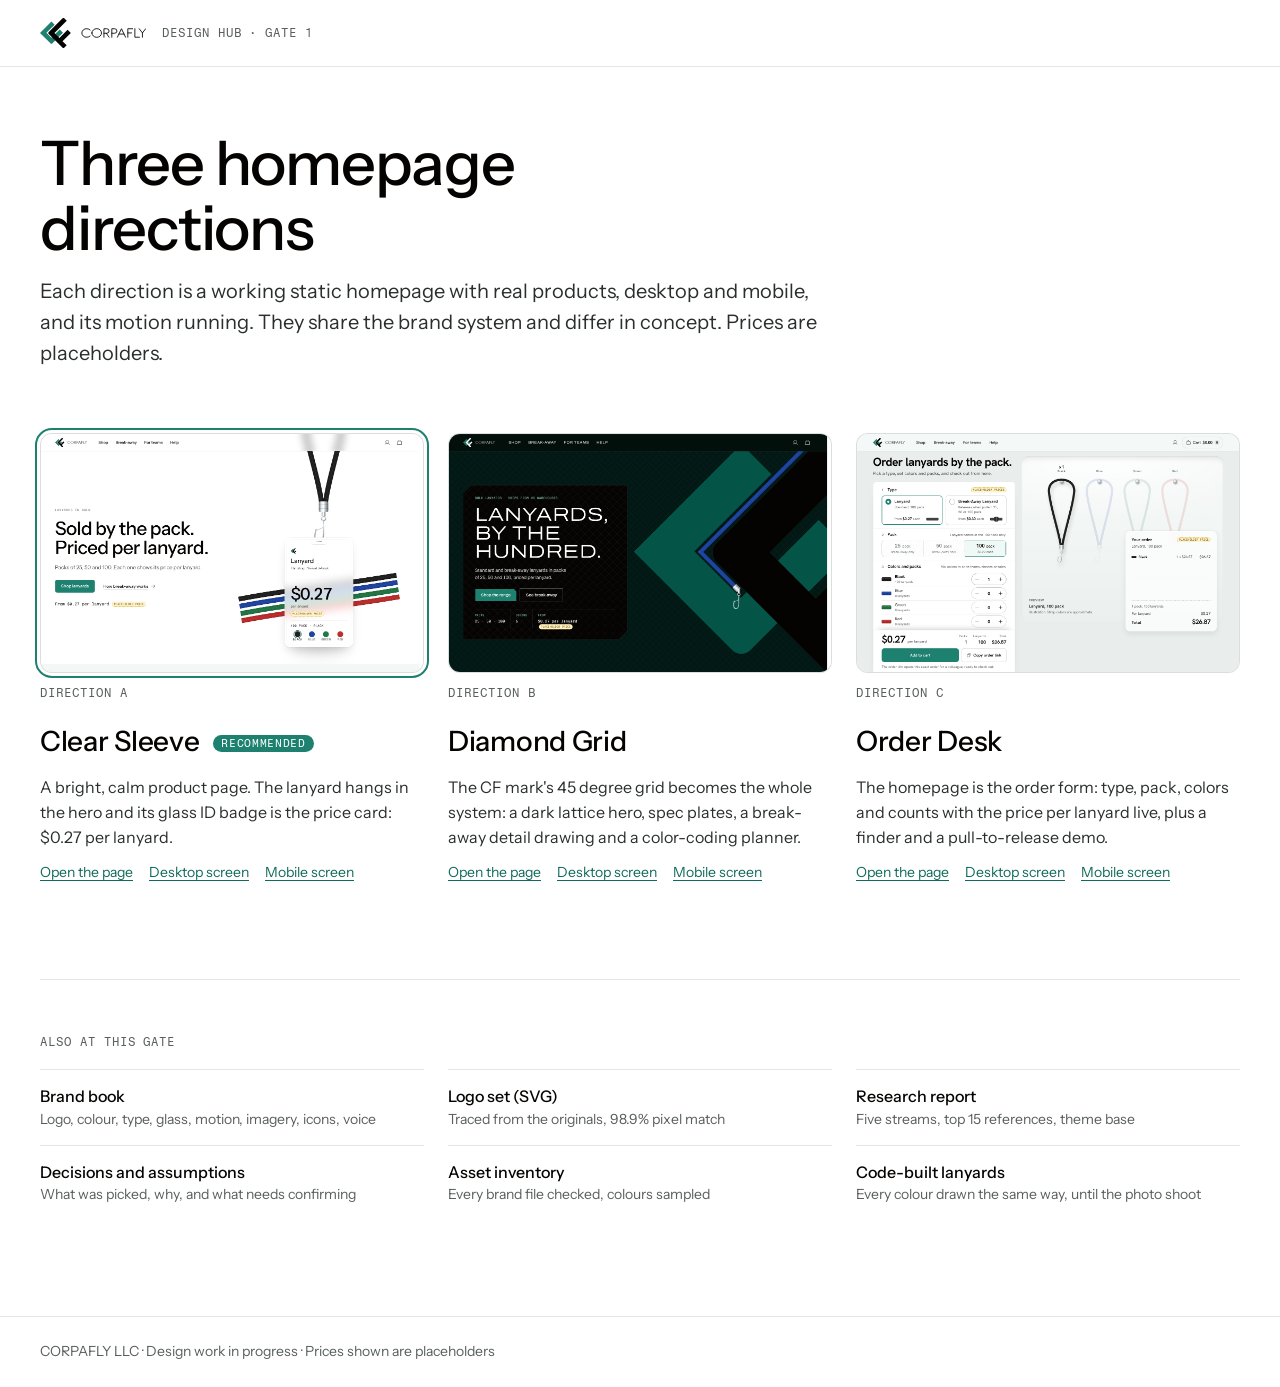
<file: index.html>
<!doctype html>
<html lang="en">
<head>
<meta charset="utf-8">
<meta name="viewport" content="width=device-width, initial-scale=1">
<title>Corpafly Design Hub</title>
<meta name="description" content="Corpafly store design: three homepage directions for Gate 1, the brand book, the logo set and the research.">
<meta name="robots" content="noindex">
<link rel="icon" href="brand/logo/favicon.svg" type="image/svg+xml">
<link rel="stylesheet" href="prototypes/shared/fonts/fonts.css">
<link rel="stylesheet" href="prototypes/shared/tokens.css">
<style>
  * { box-sizing: border-box; }
  body { margin: 0; background: var(--bg); color: var(--ink); font: 400 16px/1.55 "Instrument Sans", system-ui, sans-serif; -webkit-font-smoothing: antialiased; }
  a { color: inherit; }
  .wrap { max-width: var(--maxw); margin: 0 auto; padding: 0 var(--gutter); }
  header.top { border-bottom: 1px solid var(--line); }
  header.top .wrap { display: flex; align-items: center; gap: 16px; padding-top: 18px; padding-bottom: 18px; }
  header.top img { height: 30px; width: auto; }
  .label { font: 400 12px/1.4 "Fragment Mono", ui-monospace, monospace; letter-spacing: .08em; text-transform: uppercase; color: var(--muted); }
  h1 { font-size: var(--fs-3xl); font-weight: 500; letter-spacing: -0.02em; line-height: 1.05; margin: var(--s-8) 0 var(--s-4); max-width: 16ch; }
  .lede { font-size: var(--fs-lg); color: var(--ink-2); max-width: 60ch; margin: 0 0 var(--s-8); }
  .dirs { display: grid; grid-template-columns: repeat(3, minmax(0, 1fr)); gap: var(--s-5); }
  @media (max-width: 900px) { .dirs { grid-template-columns: minmax(0, 1fr); } }
  .dir { display: grid; gap: var(--s-3); align-content: start; }
  .dir .shot { display: block; aspect-ratio: 16 / 10; border-radius: var(--r-md); overflow: hidden; border: 1px solid var(--line); background: var(--n-50); }
  .dir .shot img { width: 100%; height: 100%; object-fit: cover; object-position: top; display: block; }
  .dir h2 { margin: 6px 0 0; font-size: var(--fs-xl); font-weight: 500; letter-spacing: -0.01em; }
  .dir p { margin: 0; color: var(--ink-2); }
  .dir .links { display: flex; flex-wrap: wrap; gap: 6px 16px; font-size: var(--fs-sm); }
  .dir .links a { color: var(--accent-ink); text-underline-offset: 3px; }
  .dir.rec .shot { outline: 2px solid var(--cf-teal); outline-offset: 3px; }
  .rec-tag { display: inline-block; margin-left: 8px; padding: 2px 8px; border-radius: var(--r-pill); background: var(--cf-teal); color: #fff; font: 500 11px "Fragment Mono", monospace; letter-spacing: .06em; text-transform: uppercase; vertical-align: middle; }
  section.more { border-top: 1px solid var(--line); margin-top: var(--s-9); padding: var(--s-7) 0 var(--s-9); }
  .more ul { list-style: none; padding: 0; margin: var(--s-4) 0 0; display: grid; grid-template-columns: repeat(3, minmax(0, 1fr)); gap: 0 var(--s-5); }
  @media (max-width: 900px) { .more ul { grid-template-columns: minmax(0, 1fr); } }
  .more li { border-top: 1px solid var(--line); padding: 14px 0; }
  .more li a { font-weight: 500; text-decoration: none; }
  .more li a:hover { color: var(--accent-ink); text-decoration: underline; }
  .more li span { display: block; color: var(--muted); font-size: var(--fs-sm); }
  footer { border-top: 1px solid var(--line); padding: var(--s-5) 0; color: var(--muted); font-size: var(--fs-sm); }
</style>
</head>
<body>
<header class="top">
  <div class="wrap">
    <img src="brand/logo/corpafly-lockup-small.svg" alt="Corpafly" width="104" height="30">
    <span class="label">Design hub · Gate 1</span>
  </div>
</header>
<main class="wrap">
  <h1>Three homepage directions</h1>
  <p class="lede">Each direction is a working static homepage with real products, desktop and mobile, and its motion running. They share the brand system and differ in concept. Prices are placeholders.</p>

  <div class="dirs">
    <article class="dir rec" id="dir-a">
      <a class="shot" href="prototypes/direction-a/"><img src="prototypes/screens/direction-a-1440-fold.png" alt="Direction A first screen" loading="lazy" width="1440" height="900"></a>
      <span class="label">Direction A</span>
      <h2>Clear Sleeve <span class="rec-tag">Recommended</span></h2>
      <p data-blurb>A bright, calm product page. The lanyard hangs in the hero and its glass ID badge is the price card: $0.27 per lanyard.</p>
      <p class="links"><a href="prototypes/direction-a/">Open the page</a><a href="prototypes/screens/direction-a-1440.jpg">Desktop screen</a><a href="prototypes/screens/direction-a-390.jpg">Mobile screen</a></p>
    </article>
    <article class="dir" id="dir-b">
      <a class="shot" href="prototypes/direction-b/"><img src="prototypes/screens/direction-b-1440-fold.png" alt="Direction B first screen" loading="lazy" width="1440" height="900"></a>
      <span class="label">Direction B</span>
      <h2>Diamond Grid</h2>
      <p data-blurb>The CF mark's 45 degree grid becomes the whole system: a dark lattice hero, spec plates, a break-away detail drawing and a color-coding planner.</p>
      <p class="links"><a href="prototypes/direction-b/">Open the page</a><a href="prototypes/screens/direction-b-1440.jpg">Desktop screen</a><a href="prototypes/screens/direction-b-390.jpg">Mobile screen</a></p>
    </article>
    <article class="dir" id="dir-c">
      <a class="shot" href="prototypes/direction-c/"><img src="prototypes/screens/direction-c-1440-fold.png" alt="Direction C first screen" loading="lazy" width="1440" height="900"></a>
      <span class="label">Direction C</span>
      <h2>Order Desk</h2>
      <p data-blurb>The homepage is the order form: type, pack, colors and counts with the price per lanyard live, plus a finder and a pull-to-release demo.</p>
      <p class="links"><a href="prototypes/direction-c/">Open the page</a><a href="prototypes/screens/direction-c-1440.jpg">Desktop screen</a><a href="prototypes/screens/direction-c-390.jpg">Mobile screen</a></p>
    </article>
  </div>

  <section class="more">
    <span class="label">Also at this gate</span>
    <ul>
      <li><a href="brand/brand-book.html">Brand book</a><span>Logo, colour, type, glass, motion, imagery, icons, voice</span></li>
      <li><a href="https://github.com/MuneebHash/Corpafly-theme/blob/main/brand/logo/README.md">Logo set (SVG)</a><span>Traced from the originals, 98.9% pixel match</span></li>
      <li><a href="https://github.com/MuneebHash/Corpafly-theme/blob/main/research/REPORT.md">Research report</a><span>Five streams, top 15 references, theme base</span></li>
      <li><a href="https://github.com/MuneebHash/Corpafly-theme/blob/main/DECISIONS.md">Decisions and assumptions</a><span>What was picked, why, and what needs confirming</span></li>
      <li><a href="https://github.com/MuneebHash/Corpafly-theme/blob/main/brand/INVENTORY.md">Asset inventory</a><span>Every brand file checked, colours sampled</span></li>
      <li><a href="prototypes/shared/lanyard-demo.html">Code-built lanyards</a><span>Every colour drawn the same way, until the photo shoot</span></li>
    </ul>
  </section>
</main>
<footer><div class="wrap">CORPAFLY LLC · Design work in progress · Prices shown are placeholders</div></footer>
</body>
</html>
</file>
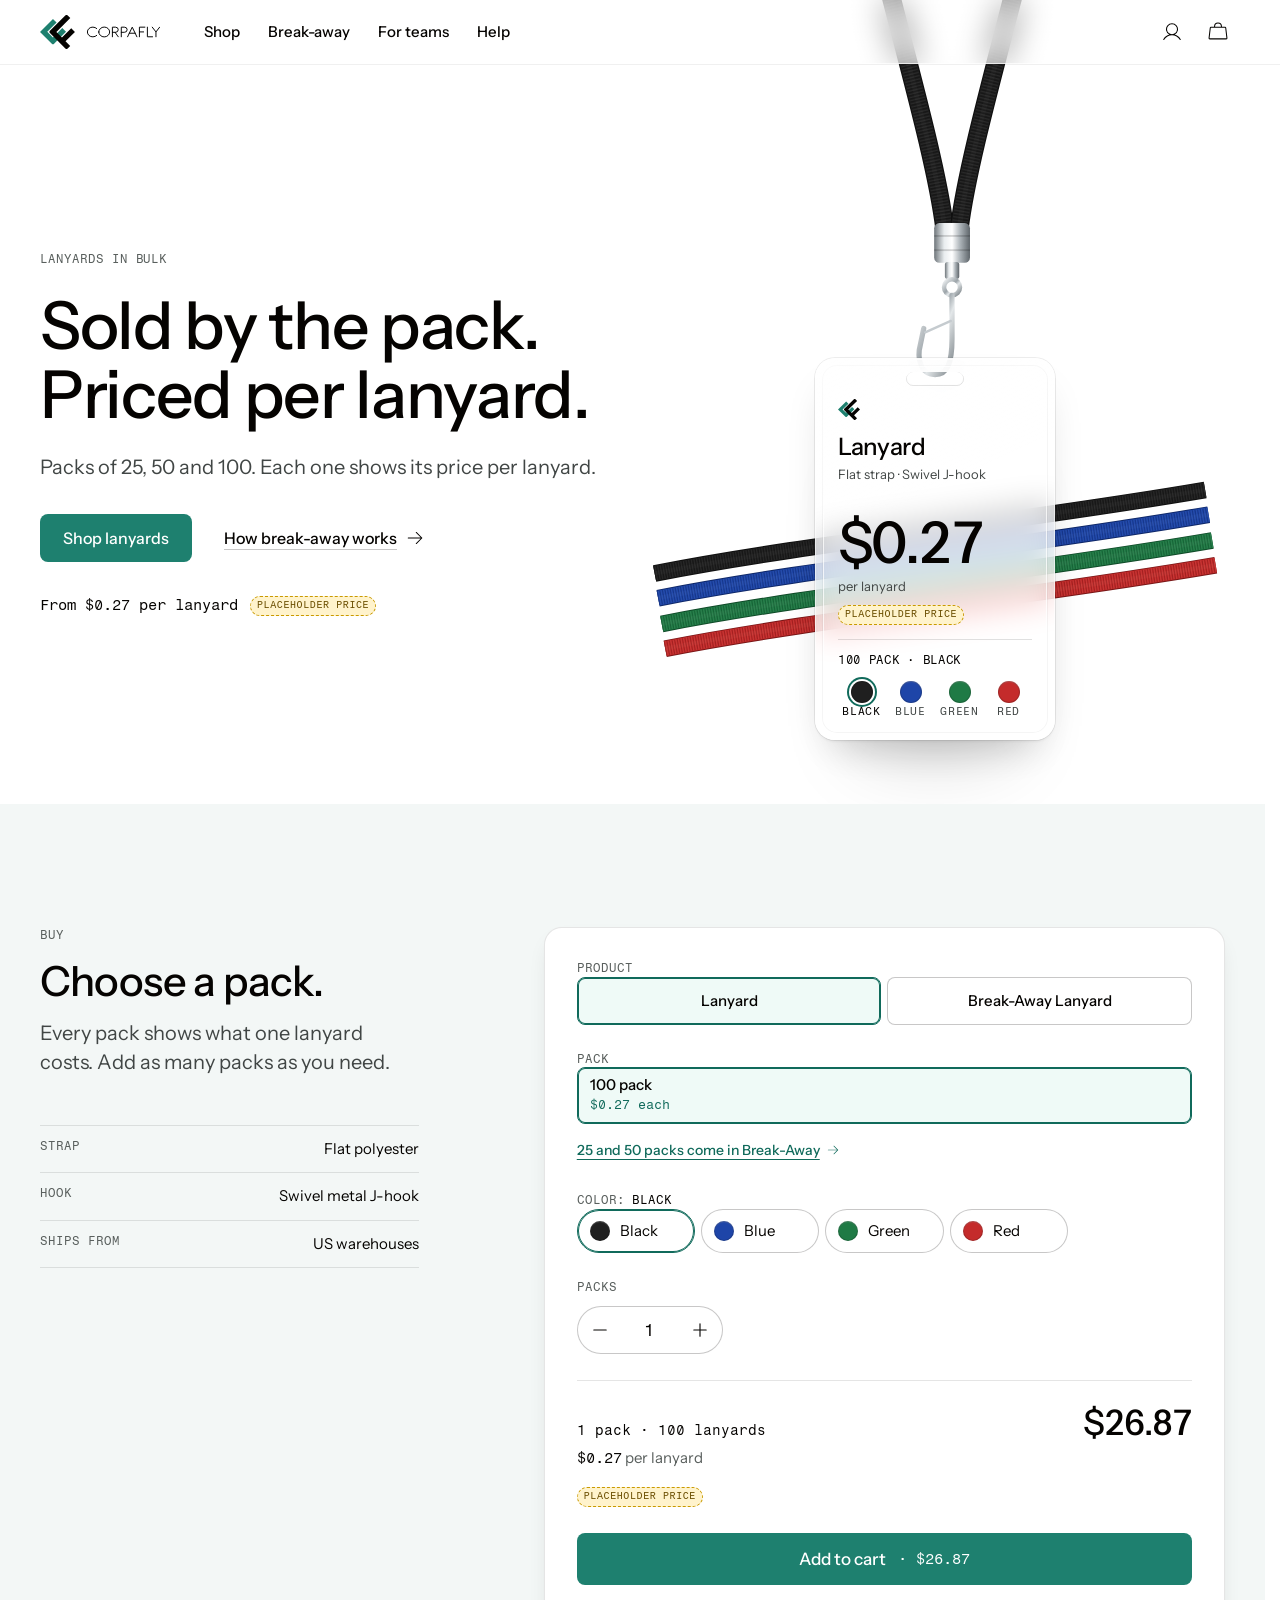
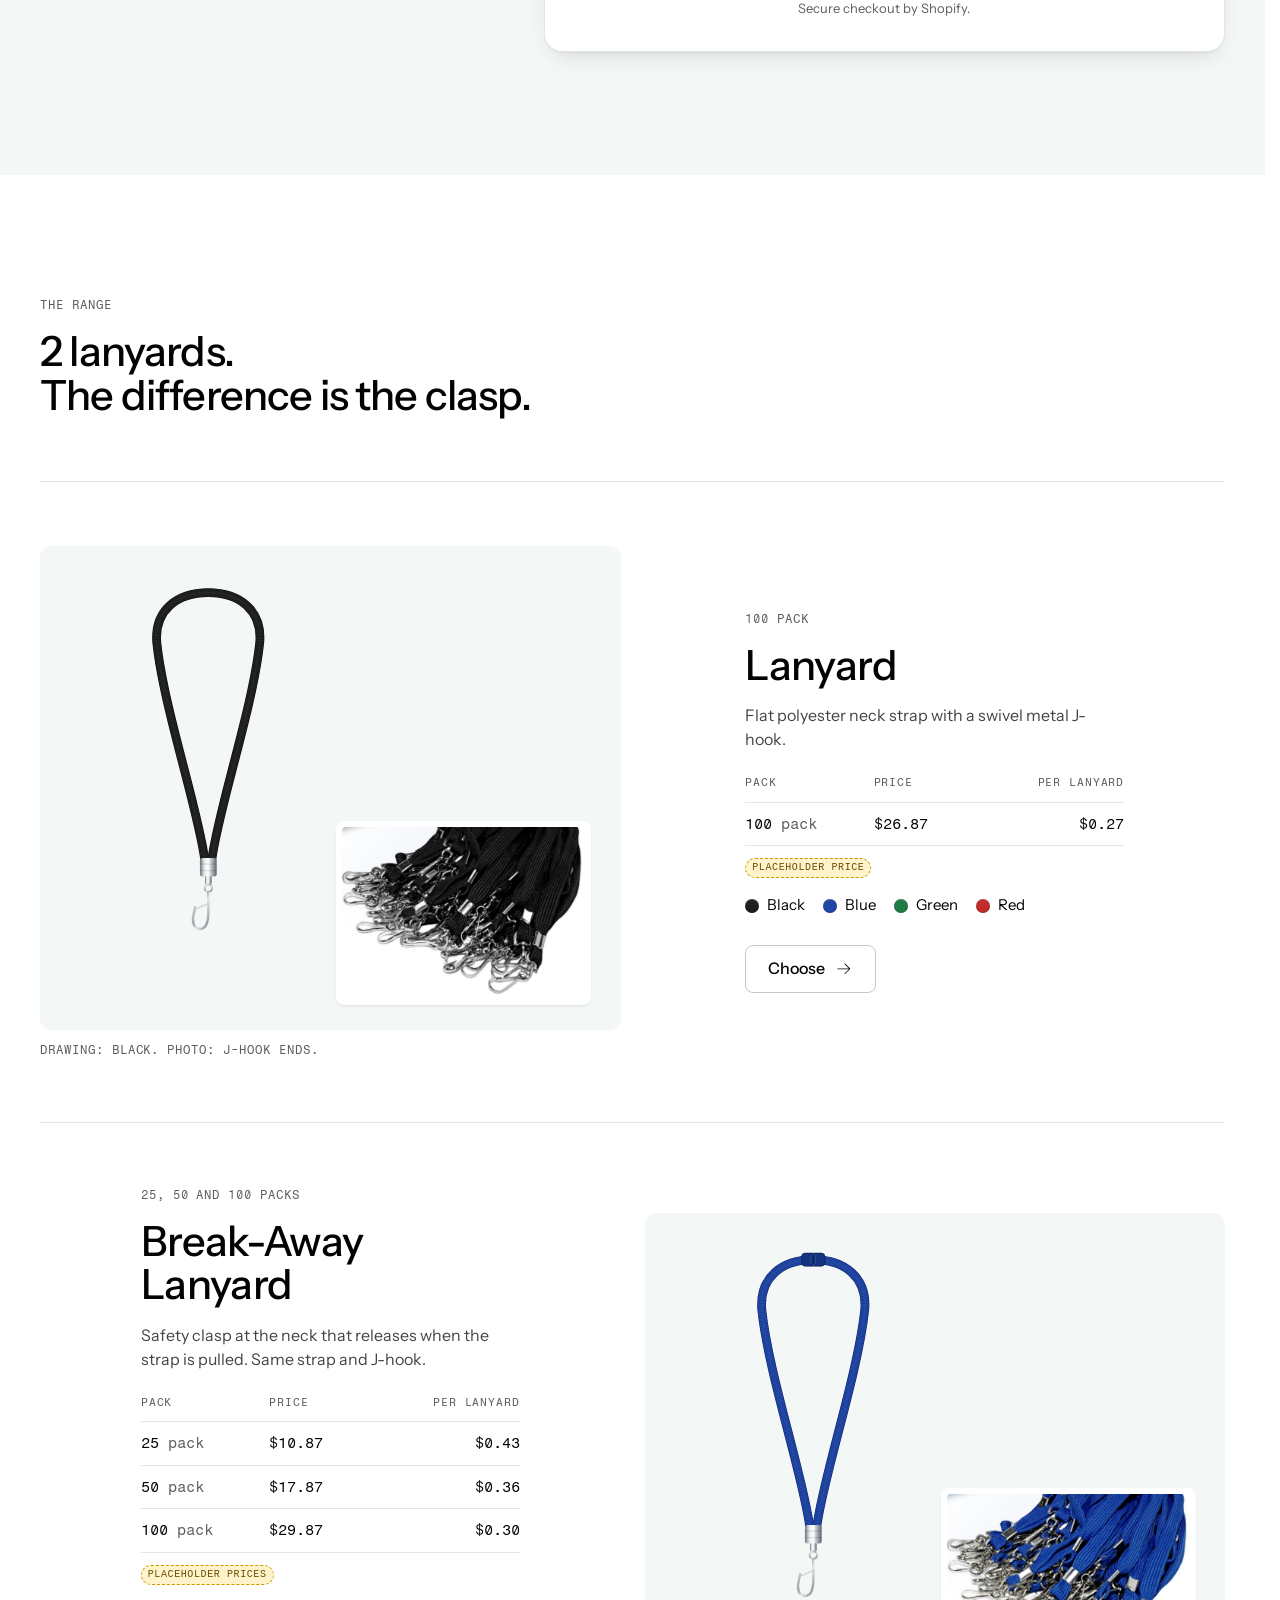
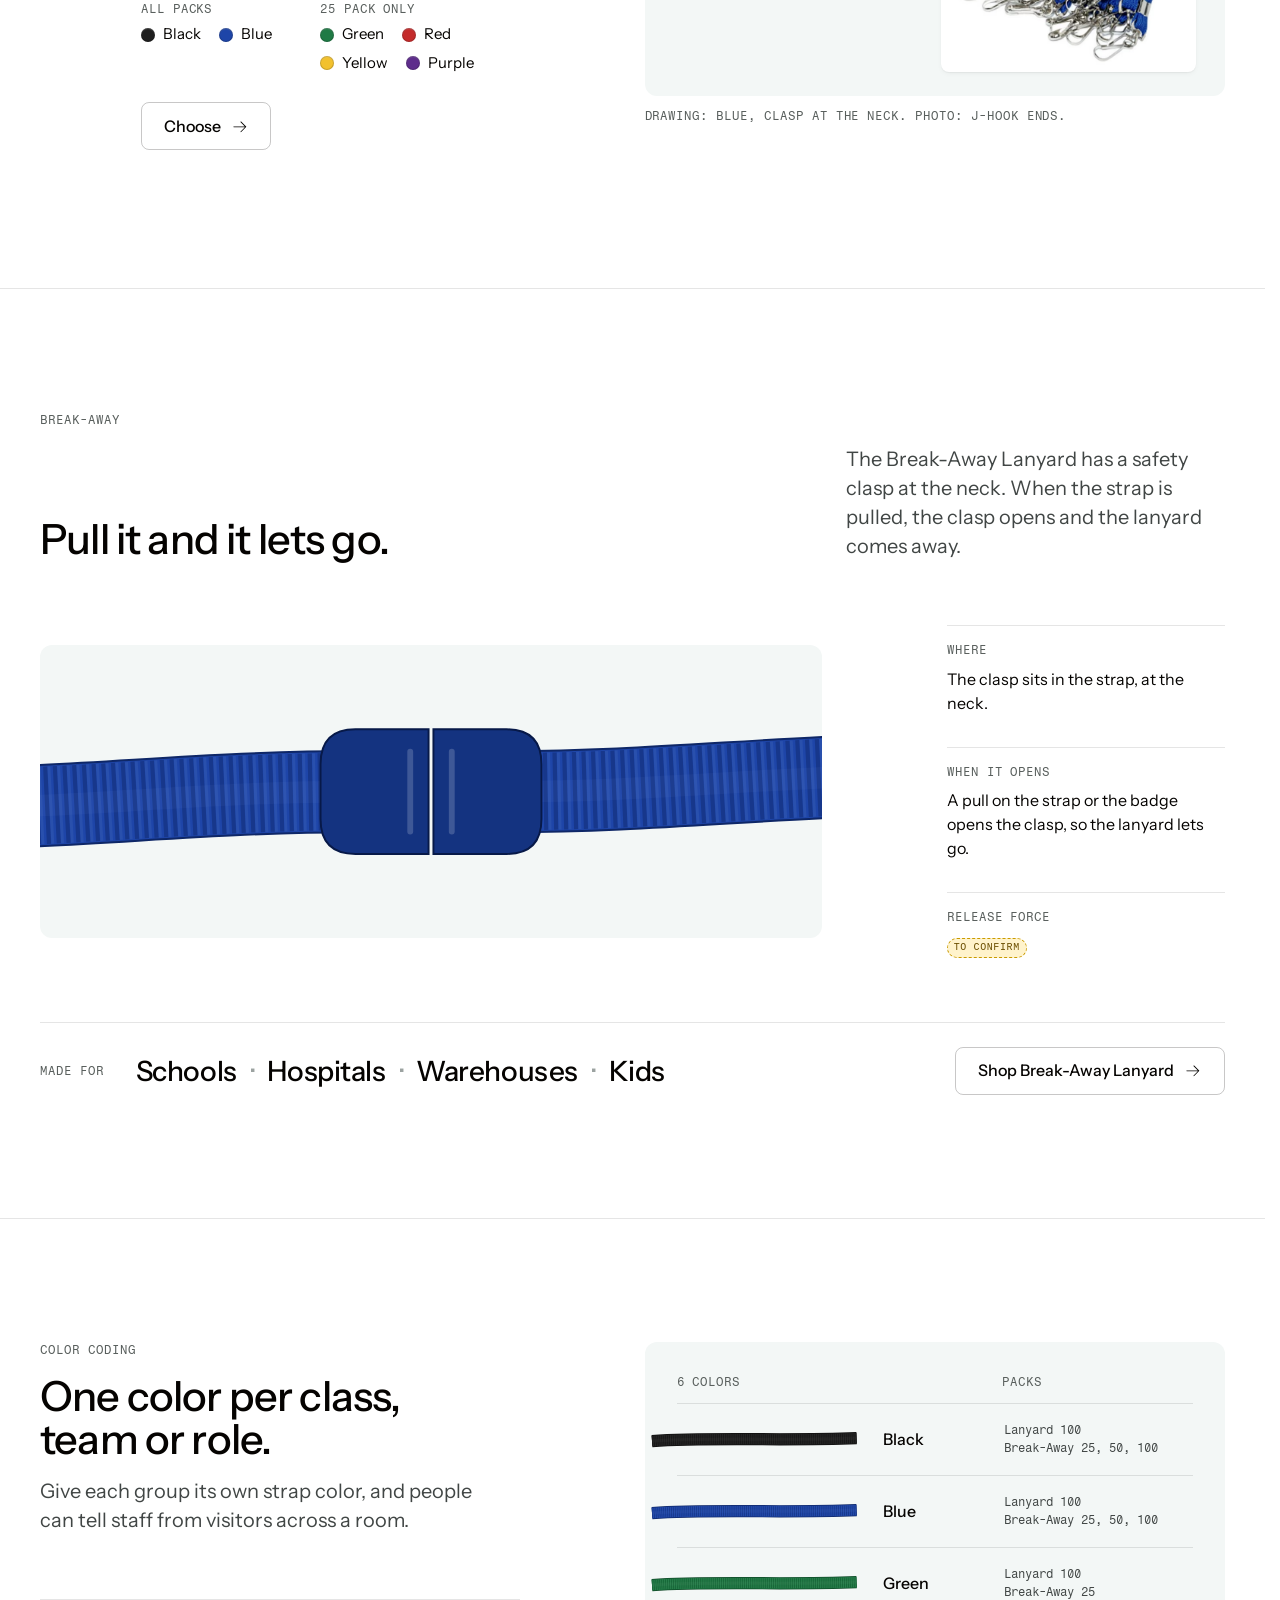
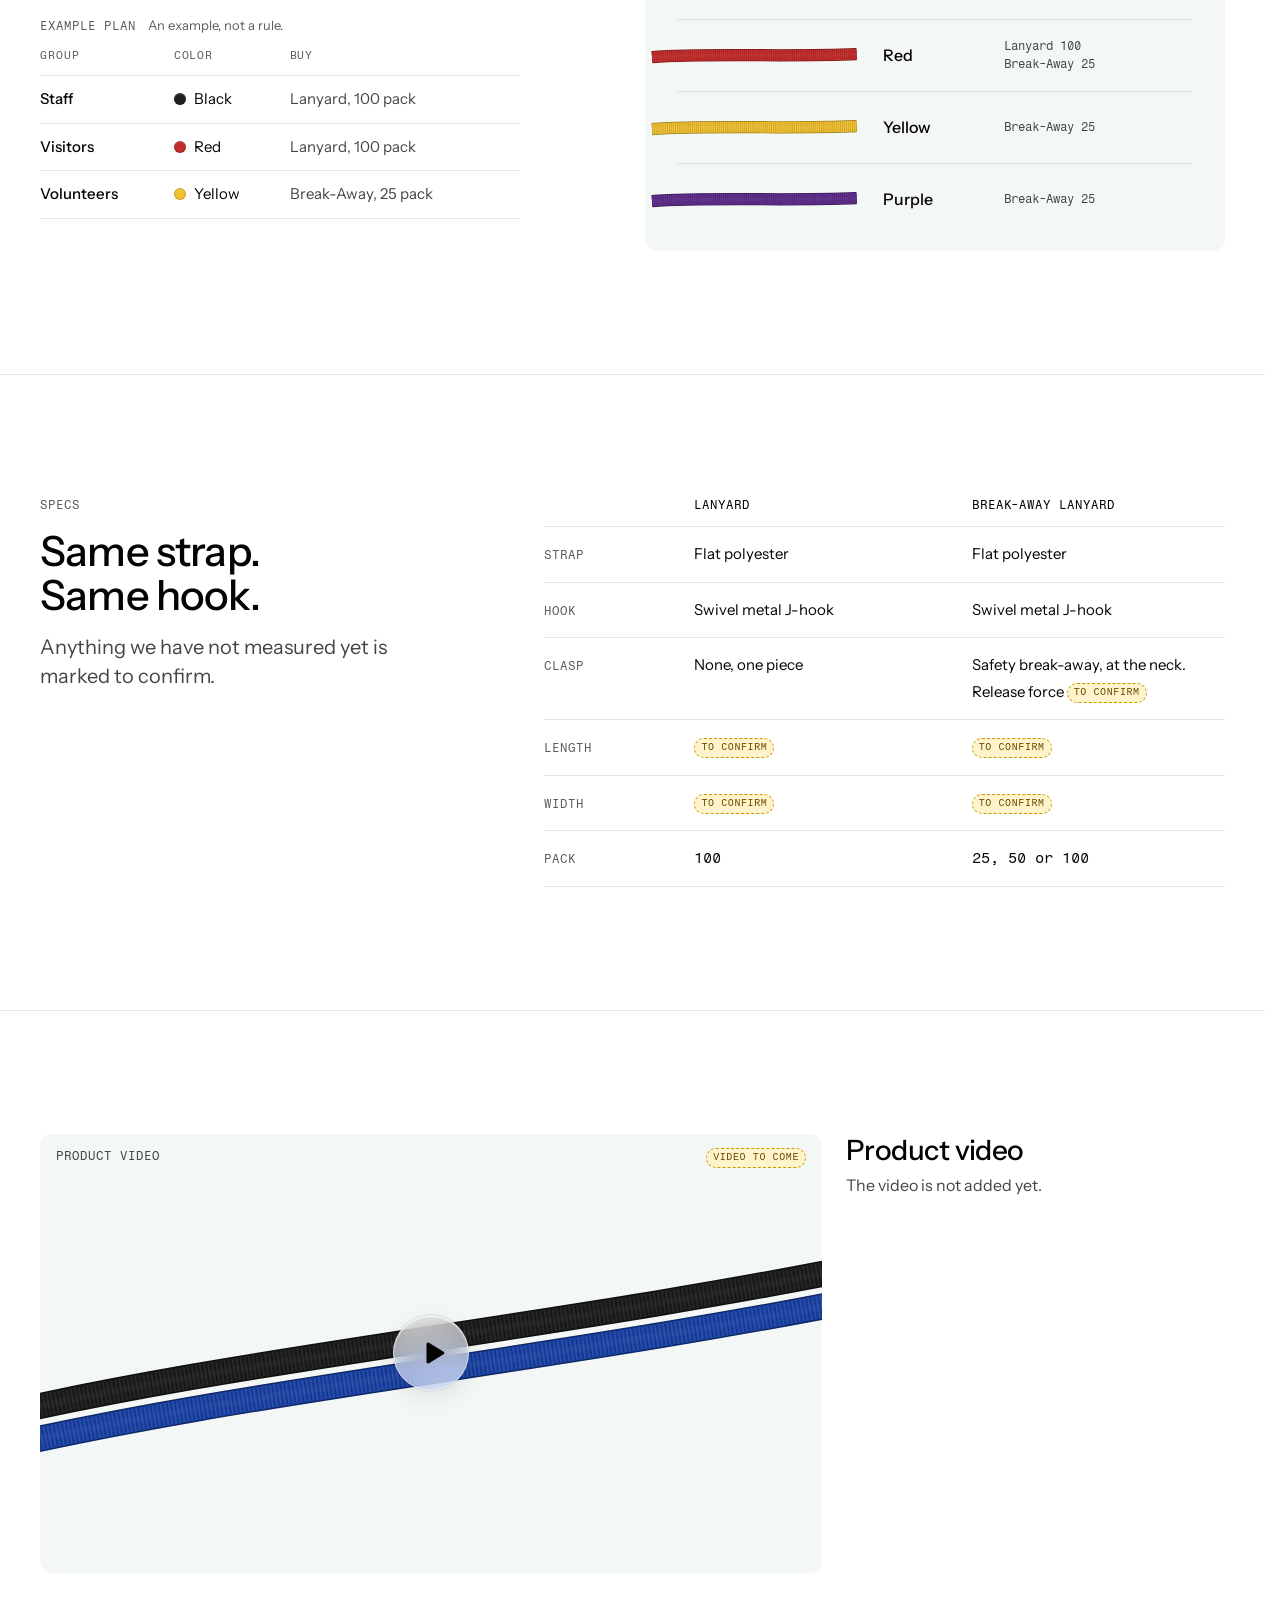
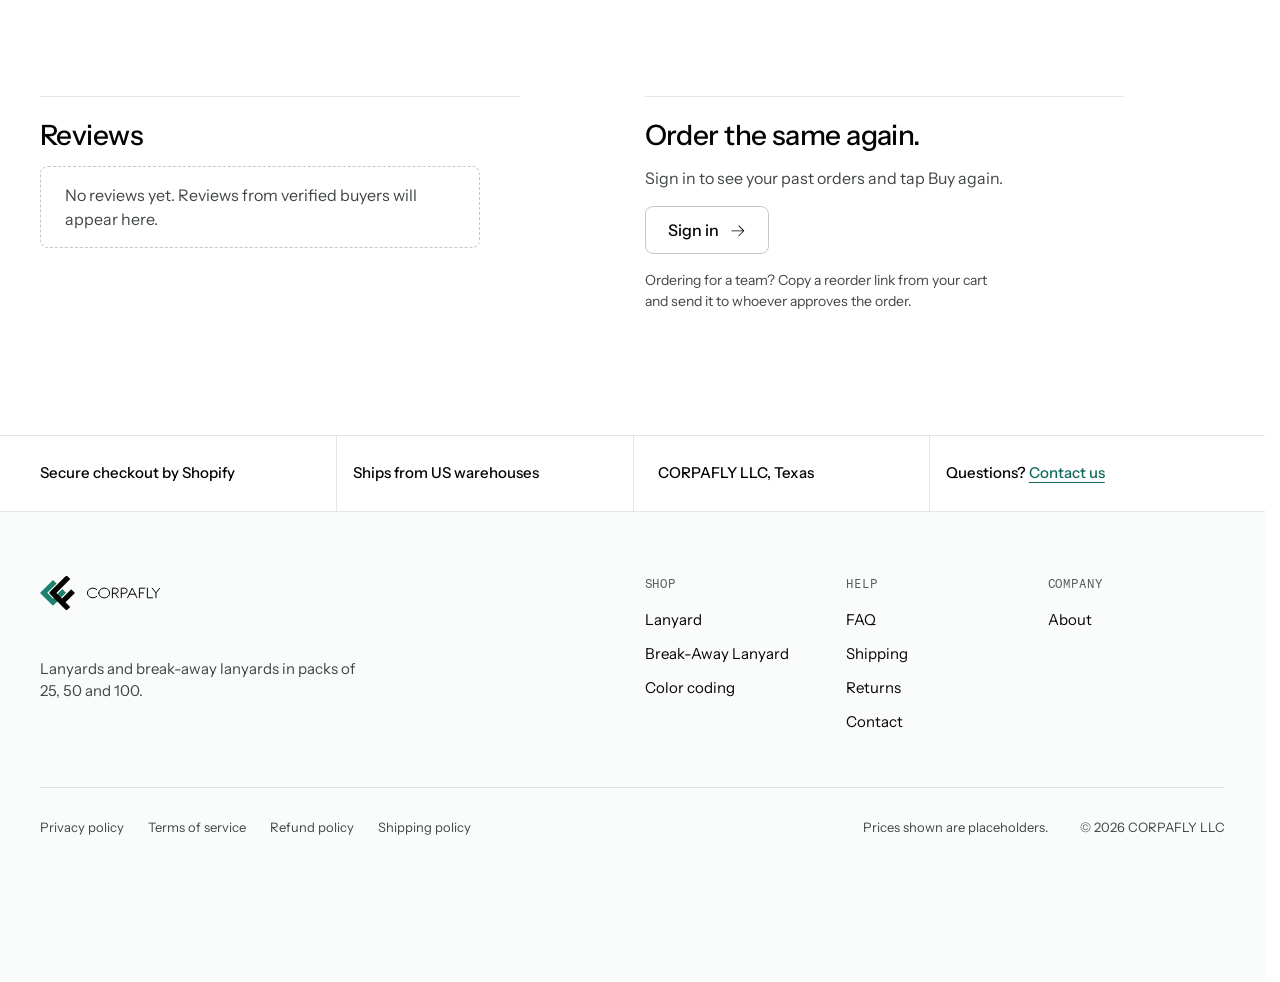
<file: prototypes/direction-a/index.html>
<!doctype html>
<html lang="en">
<head>
<meta charset="utf-8">
<meta name="viewport" content="width=device-width, initial-scale=1">
<title>Corpafly · Lanyards in bulk, priced per lanyard</title>
<meta name="description" content="Lanyards and break-away lanyards in packs of 25, 50 and 100, with the price per lanyard on every pack.">
<meta name="theme-color" content="#FFFFFF">
<link rel="icon" href="../../brand/logo/favicon.svg" type="image/svg+xml">
<link rel="icon" href="../../brand/logo/favicon-32.png" sizes="32x32" type="image/png">
<link rel="apple-touch-icon" href="../../brand/logo/apple-touch-icon.png">
<link rel="preload" href="../shared/fonts/instrument-sans.woff2" as="font" type="font/woff2" crossorigin>
<link rel="modulepreload" href="main.js">
<link rel="modulepreload" href="../shared/lanyard.js">
<link rel="modulepreload" href="../shared/products.js">
<link rel="stylesheet" href="../shared/fonts/fonts.css">
<link rel="stylesheet" href="../shared/tokens.css">
<link rel="stylesheet" href="../shared/lanyard.css">
<link rel="stylesheet" href="styles.css">
<script>
  /* Runs before first paint. The hero holds its first frame until main.js has drawn the lanyard,
     then drops. If main.js never arrives, the timer releases it so nothing stays half-placed. */
  document.documentElement.classList.add('js');
  setTimeout(function () { document.documentElement.classList.add('hero-go'); }, 1500);
</script>
<script type="module" src="main.js"></script>
</head>
<body>
<a class="skip-link" href="#main">Skip to content</a>

<header class="site-header" data-header>
  <div class="site-header__bar wrap">
    <a class="brand" href="#top">
      <img src="../../brand/logo/corpafly-lockup-small.svg" width="120" height="34" alt="Corpafly home">
    </a>
    <nav class="site-nav" aria-label="Main">
      <ul>
        <li><a href="#buy-panel">Shop</a></li>
        <li><a href="#break-away">Break-away</a></li>
        <li><a href="#color-coding">For teams</a></li>
        <li><a href="#help">Help</a></li>
      </ul>
    </nav>
    <div class="site-header__actions">
      <a class="icon-btn icon-btn--account" href="#reorder" aria-label="Account">
        <svg class="icon" aria-hidden="true"><use href="../shared/icons.svg#i-user"/></svg>
      </a>
      <button class="icon-btn cart-btn" type="button" aria-label="Cart, 0 items" data-open-cart>
        <svg class="icon" aria-hidden="true"><use href="../shared/icons.svg#i-bag"/></svg>
        <span class="cart-btn__count mono" data-cart-count aria-hidden="true">0</span>
      </button>
      <button class="icon-btn menu-btn" type="button" aria-label="Menu" aria-expanded="false" aria-controls="mobile-menu" data-menu-btn>
        <svg class="icon" aria-hidden="true"><use href="../shared/icons.svg#i-menu"/></svg>
      </button>
    </div>
  </div>
  <nav class="mobile-menu" id="mobile-menu" aria-label="Main" hidden data-menu>
    <ul class="wrap">
      <li><a href="#buy-panel">Shop</a></li>
      <li><a href="#break-away">Break-away</a></li>
      <li><a href="#color-coding">For teams</a></li>
      <li><a href="#help">Help</a></li>
      <li><a href="#reorder">Account</a></li>
    </ul>
  </nav>
</header>

<main id="main">

  <!-- HERO: the product moment. The badge is the product card and the glass. -->
  <section class="hero" id="top" aria-labelledby="hero-title" data-hero>
    <div class="hero__grid wrap">
      <div class="hero__copy">
        <p class="label">Lanyards in bulk</p>
        <h1 id="hero-title">Sold by the pack.<br>Priced per lanyard.</h1>
        <p class="hero__sub">Packs of 25, 50 and 100. Each one shows its price per lanyard.</p>
        <div class="hero__actions">
          <a class="btn btn--primary" href="#buy-panel">Shop lanyards</a>
          <a class="text-link" href="#break-away">How break-away works<svg class="icon" aria-hidden="true"><use href="../shared/icons.svg#i-arrow-right"/></svg></a>
        </div>
        <p class="hero__from"><span class="mono">From $0.27 per lanyard</span> <span class="ph-tag">Placeholder price</span></p>
      </div>

      <div class="hero__visual">
        <!-- The badge's four colours, laid under it as one sample set: real woven colour for the glass to blur. Drawn by main.js. -->
        <div class="hero__strands" aria-hidden="true" data-hero-strands></div>
        <div class="hang" style="--strap: var(--strap-black)" data-hang>
          <div class="hang__lanyard" aria-hidden="true" data-hero-lanyard></div>
          <div class="badge-hanger">
            <div class="badge-tilt" data-badge-tilt>
              <div class="badge-shadow" aria-hidden="true"></div>
              <section class="badge glass glass--text" aria-label="Lanyard, 100 pack">
                <span class="badge__slot" aria-hidden="true"></span>
                <span class="badge__shine" aria-hidden="true"></span>
                <div class="badge__head">
                  <img class="badge__mark" src="../../brand/logo/corpafly-mark.svg" width="22" height="21" alt="">
                </div>
                <p class="badge__name">Lanyard</p>
                <p class="badge__spec">Flat strap · Swivel J-hook</p>
                <p class="badge__price"><span class="badge__amount">$0.27</span><span class="badge__per">per lanyard</span></p>
                <span class="ph-tag">Placeholder price</span>
                <p class="badge__meta mono" data-badge-meta>100 pack · Black</p>
                <fieldset class="badge__colors">
                  <legend class="visually-hidden">Strap color</legend>
                  <label class="badge-swatch" style="--strap: var(--strap-black)">
                    <input type="radio" name="badge-color" value="black" checked>
                    <span class="swatch-dot" aria-hidden="true"></span><span class="badge-swatch__name">Black</span>
                  </label>
                  <label class="badge-swatch" style="--strap: var(--strap-blue)">
                    <input type="radio" name="badge-color" value="blue">
                    <span class="swatch-dot" aria-hidden="true"></span><span class="badge-swatch__name">Blue</span>
                  </label>
                  <label class="badge-swatch" style="--strap: var(--strap-green)">
                    <input type="radio" name="badge-color" value="green">
                    <span class="swatch-dot" aria-hidden="true"></span><span class="badge-swatch__name">Green</span>
                  </label>
                  <label class="badge-swatch" style="--strap: var(--strap-red)">
                    <input type="radio" name="badge-color" value="red">
                    <span class="swatch-dot" aria-hidden="true"></span><span class="badge-swatch__name">Red</span>
                  </label>
                </fieldset>
              </section>
            </div>
          </div>
        </div>
      </div>
    </div>
  </section>

  <!-- BUY: the fast path. A solid white sheet: forms never sit on glass. -->
  <section class="buy" id="buy" aria-labelledby="buy-title">
    <div class="buy__grid wrap">
      <div class="buy__intro">
        <p class="label">Buy</p>
        <h2 id="buy-title">Choose a pack.</h2>
        <p class="lead">Every pack shows what one lanyard costs. Add as many packs as you need.</p>
      </div>

      <div class="buy__stage">
        <form class="buy-panel" id="buy-panel" action="#" aria-labelledby="buy-title" data-buy>
          <fieldset class="field">
            <legend class="field__label label">Product</legend>
            <div class="segmented segmented--product">
              <label class="seg"><input type="radio" name="product" value="lanyard" checked><span class="seg__main">Lanyard</span></label>
              <label class="seg"><input type="radio" name="product" value="break-away-lanyard"><span class="seg__main">Break-Away Lanyard</span></label>
            </div>
          </fieldset>

          <fieldset class="field">
            <legend class="field__label label">Pack</legend>
            <div class="segmented segmented--pack">
              <label class="seg" data-pack="25" hidden><input type="radio" name="pack" value="25"><span class="seg__main">25 pack</span><span class="seg__sub mono" data-pack-each>$0.43 each</span></label>
              <label class="seg" data-pack="50" hidden><input type="radio" name="pack" value="50"><span class="seg__main">50 pack</span><span class="seg__sub mono" data-pack-each>$0.36 each</span></label>
              <label class="seg" data-pack="100"><input type="radio" name="pack" value="100" checked><span class="seg__main">100 pack</span><span class="seg__sub mono" data-pack-each>$0.27 each</span></label>
            </div>
            <button class="hint-btn" type="button" data-hint="smaller-packs">25 and 50 packs come in Break-Away<svg class="icon" aria-hidden="true"><use href="../shared/icons.svg#i-arrow-right"/></svg></button>
          </fieldset>

          <fieldset class="field">
            <legend class="field__label label">Color: <span class="field__value" data-color-name>Black</span></legend>
            <div class="swatches">
              <label class="swatch" data-color="black" style="--strap: var(--strap-black)"><input type="radio" name="color" value="black" checked><span class="swatch-dot" aria-hidden="true"></span><span>Black</span></label>
              <label class="swatch" data-color="blue" style="--strap: var(--strap-blue)"><input type="radio" name="color" value="blue"><span class="swatch-dot" aria-hidden="true"></span><span>Blue</span></label>
              <label class="swatch" data-color="green" style="--strap: var(--strap-green)"><input type="radio" name="color" value="green"><span class="swatch-dot" aria-hidden="true"></span><span>Green</span></label>
              <label class="swatch" data-color="red" style="--strap: var(--strap-red)"><input type="radio" name="color" value="red"><span class="swatch-dot" aria-hidden="true"></span><span>Red</span></label>
              <label class="swatch" data-color="yellow" style="--strap: var(--strap-yellow)" hidden><input type="radio" name="color" value="yellow"><span class="swatch-dot" aria-hidden="true"></span><span>Yellow</span></label>
              <label class="swatch" data-color="purple" style="--strap: var(--strap-purple)" hidden><input type="radio" name="color" value="purple"><span class="swatch-dot" aria-hidden="true"></span><span>Purple</span></label>
            </div>
            <p class="field__note" role="status" data-color-note></p>
            <button class="hint-btn" type="button" data-hint="more-colors" hidden><span data-more-colors>4 more colors in the 25 pack</span><svg class="icon" aria-hidden="true"><use href="../shared/icons.svg#i-arrow-right"/></svg></button>
          </fieldset>

          <div class="field field--qty">
            <label class="field__label label" for="qty">Packs</label>
            <div class="stepper">
              <button type="button" aria-label="One pack fewer" data-step="-1"><svg class="icon" aria-hidden="true"><use href="../shared/icons.svg#i-minus"/></svg></button>
              <input class="mono" id="qty" name="qty" type="number" inputmode="numeric" min="1" max="999" value="1" data-qty>
              <button type="button" aria-label="One pack more" data-step="1"><svg class="icon" aria-hidden="true"><use href="../shared/icons.svg#i-plus"/></svg></button>
            </div>
          </div>

          <div class="summary" aria-live="polite" aria-atomic="true" data-summary>
            <p class="summary__line"><span class="summary__count mono" data-summary-count>1 pack · 100 lanyards</span><span class="visually-hidden"> · </span><span class="summary__total" data-summary-total>$26.87</span></p>
            <p class="summary__unit"><span class="mono" data-summary-unit>$0.27</span> per lanyard <span class="summary__save mono" data-summary-save hidden></span></p>
          </div>
          <p class="summary__ph"><span class="ph-tag">Placeholder price</span></p>

          <button class="btn btn--primary btn--add" type="submit" data-add>Add to cart <span class="btn__price mono" data-add-price>$26.87</span></button>
          <p class="buy-panel__note">Secure checkout by Shopify.</p>
        </form>
      </div>

      <dl class="buy__facts">
        <div><dt class="label">Strap</dt><dd>Flat polyester</dd></div>
        <div><dt class="label">Hook</dt><dd>Swivel metal J-hook</dd></div>
        <div><dt class="label">Ships from</dt><dd>US warehouses</dd></div>
      </dl>
    </div>
  </section>

  <!-- THE RANGE: two rows, alternating, not cards. -->
  <section class="range" id="range" aria-labelledby="range-title">
    <div class="wrap">
      <header class="section-head">
        <p class="label">The range</p>
        <h2 id="range-title">2 lanyards.<br> The difference is the clasp.</h2>
      </header>

      <article class="product-row" aria-labelledby="row-lanyard">
        <figure class="plinth" style="--strap: var(--strap-black)">
          <div class="plinth__stage">
            <div class="plinth__art" aria-hidden="true" data-plinth="standard"></div>
            <picture class="plinth__photo">
              <source srcset="../../brand/assets/web/hooks-black-640.avif" type="image/avif">
              <img src="../../brand/assets/web/hooks-black-640.webp" width="640" height="452" loading="lazy" decoding="async" alt="A bundle of black lanyards, J-hook ends.">
            </picture>
          </div>
          <figcaption class="plinth__caption label">Drawing: Black. Photo: J-hook ends.</figcaption>
        </figure>
        <div class="product-row__text">
          <p class="label">100 pack</p>
          <h3 id="row-lanyard">Lanyard</h3>
          <p>Flat polyester neck strap with a swivel metal J-hook.</p>
          <table class="price-table mono">
            <caption class="visually-hidden">Lanyard packs and prices</caption>
            <thead><tr><th scope="col">Pack</th><th scope="col">Price</th><th scope="col">Per lanyard</th></tr></thead>
            <tbody><tr><th scope="row">100</th><td>$26.87</td><td>$0.27</td></tr></tbody>
          </table>
          <p class="ph-note"><span class="ph-tag">Placeholder price</span></p>
          <ul class="color-list" aria-label="Colors">
            <li style="--strap: var(--strap-black)"><span class="swatch-dot" aria-hidden="true"></span>Black</li>
            <li style="--strap: var(--strap-blue)"><span class="swatch-dot" aria-hidden="true"></span>Blue</li>
            <li style="--strap: var(--strap-green)"><span class="swatch-dot" aria-hidden="true"></span>Green</li>
            <li style="--strap: var(--strap-red)"><span class="swatch-dot" aria-hidden="true"></span>Red</li>
          </ul>
          <button class="btn btn--secondary" type="button" data-choose="lanyard">Choose<span class="visually-hidden"> Lanyard</span><svg class="icon" aria-hidden="true"><use href="../shared/icons.svg#i-arrow-right"/></svg></button>
        </div>
      </article>

      <article class="product-row product-row--flip" aria-labelledby="row-break-away">
        <figure class="plinth" style="--strap: var(--strap-blue)">
          <div class="plinth__stage">
            <div class="plinth__art" aria-hidden="true" data-plinth="breakaway"></div>
            <picture class="plinth__photo">
              <source srcset="../../brand/assets/web/hooks-blue-640.avif" type="image/avif">
              <img src="../../brand/assets/web/hooks-blue-640.webp" width="640" height="452" loading="lazy" decoding="async" alt="A bundle of blue lanyards, J-hook ends.">
            </picture>
          </div>
          <figcaption class="plinth__caption label">Drawing: Blue, clasp at the neck. Photo: J-hook ends.</figcaption>
        </figure>
        <div class="product-row__text">
          <p class="label">25, 50 and 100 packs</p>
          <h3 id="row-break-away">Break-Away Lanyard</h3>
          <p>Safety clasp at the neck that releases when the strap is pulled. Same strap and J-hook.</p>
          <table class="price-table mono">
            <caption class="visually-hidden">Break-Away Lanyard packs and prices</caption>
            <thead><tr><th scope="col">Pack</th><th scope="col">Price</th><th scope="col">Per lanyard</th></tr></thead>
            <tbody>
              <tr><th scope="row">25</th><td>$10.87</td><td>$0.43</td></tr>
              <tr><th scope="row">50</th><td>$17.87</td><td>$0.36</td></tr>
              <tr><th scope="row">100</th><td>$29.87</td><td>$0.30</td></tr>
            </tbody>
          </table>
          <p class="ph-note"><span class="ph-tag">Placeholder prices</span></p>
          <div class="color-groups">
            <div>
              <p class="label">All packs</p>
              <ul class="color-list" aria-label="Colors in every pack">
                <li style="--strap: var(--strap-black)"><span class="swatch-dot" aria-hidden="true"></span>Black</li>
                <li style="--strap: var(--strap-blue)"><span class="swatch-dot" aria-hidden="true"></span>Blue</li>
              </ul>
            </div>
            <div>
              <p class="label">25 pack only</p>
              <ul class="color-list" aria-label="Colors in the 25 pack only">
                <li style="--strap: var(--strap-green)"><span class="swatch-dot" aria-hidden="true"></span>Green</li>
                <li style="--strap: var(--strap-red)"><span class="swatch-dot" aria-hidden="true"></span>Red</li>
                <li style="--strap: var(--strap-yellow)"><span class="swatch-dot" aria-hidden="true"></span>Yellow</li>
                <li style="--strap: var(--strap-purple)"><span class="swatch-dot" aria-hidden="true"></span>Purple</li>
              </ul>
            </div>
          </div>
          <button class="btn btn--secondary" type="button" data-choose="break-away-lanyard">Choose<span class="visually-hidden"> Break-Away Lanyard</span><svg class="icon" aria-hidden="true"><use href="../shared/icons.svg#i-arrow-right"/></svg></button>
        </div>
      </article>
    </div>
  </section>

  <!-- BREAK-AWAY: the clasp opens as the section scrolls through the viewport. -->
  <section class="explain" id="break-away" aria-labelledby="explain-title">
    <div class="wrap">
      <header class="section-head section-head--split">
        <p class="label">Break-away</p>
        <h2 id="explain-title">Pull it and it lets go.</h2>
        <p class="lead">The Break-Away Lanyard has a safety clasp at the neck. When the strap is pulled, the clasp opens and the lanyard comes away.</p>
      </header>

      <div class="explain__body">
        <figure class="clasp-figure" style="--strap: var(--strap-blue)" data-clasp-figure>
          <div class="clasp-figure__art" data-clasp></div>
        </figure>

        <ol class="captions">
          <li>
            <p class="label">Where</p>
            <p>The clasp sits in the strap, at the neck.</p>
          </li>
          <li>
            <p class="label">When it opens</p>
            <p>A pull on the strap or the badge opens the clasp, so the lanyard lets go.</p>
          </li>
          <li>
            <p class="label">Release force</p>
            <p><span class="ph-tag">To confirm</span></p>
          </li>
        </ol>
      </div>

      <div class="for-whom">
        <p class="label">Made for</p>
        <ul>
          <li>Schools</li>
          <li>Hospitals</li>
          <li>Warehouses</li>
          <li>Kids</li>
        </ul>
        <button class="btn btn--secondary" type="button" data-choose="break-away-lanyard">Shop Break-Away Lanyard<svg class="icon" aria-hidden="true"><use href="../shared/icons.svg#i-arrow-right"/></svg></button>
      </div>
    </div>
  </section>

  <!-- COLOR CODING: a fabric sample card, then an example plan. -->
  <section class="coding" id="color-coding" aria-labelledby="coding-title">
    <div class="coding__grid wrap">
      <div class="coding__text">
        <header class="section-head">
          <p class="label">Color coding</p>
          <h2 id="coding-title">One color per class,<br> team or role.</h2>
          <p class="lead">Give each group its own strap color, and people can tell staff from visitors across a room.</p>
        </header>
        <figure class="plan">
          <figcaption class="plan__caption"><span class="label">Example plan</span> <span class="plan__note">An example, not a rule.</span></figcaption>
          <table class="plan__table">
            <thead><tr><th scope="col">Group</th><th scope="col">Color</th><th scope="col">Buy</th></tr></thead>
            <tbody>
              <tr><th scope="row">Staff</th><td style="--strap: var(--strap-black)"><span class="swatch-dot" aria-hidden="true"></span>Black</td><td>Lanyard, 100 pack</td></tr>
              <tr><th scope="row">Visitors</th><td style="--strap: var(--strap-red)"><span class="swatch-dot" aria-hidden="true"></span>Red</td><td>Lanyard, 100 pack</td></tr>
              <tr><th scope="row">Volunteers</th><td style="--strap: var(--strap-yellow)"><span class="swatch-dot" aria-hidden="true"></span>Yellow</td><td>Break-Away, 25 pack</td></tr>
            </tbody>
          </table>
        </figure>
      </div>

      <figure class="sample-card" aria-labelledby="sample-title">
        <figcaption class="sample-card__head">
          <span class="label" id="sample-title">6 colors</span>
          <span class="label">Packs</span>
        </figcaption>
        <ul class="sample-card__rows" data-samples>
          <li class="sample" data-sample="black" style="--strap: var(--strap-black)"><span class="sample__strand" aria-hidden="true"></span><span class="sample__name">Black</span><span class="sample__packs mono"><span>Lanyard 100</span><span>Break-Away 25, 50, 100</span></span></li>
          <li class="sample" data-sample="blue" style="--strap: var(--strap-blue)"><span class="sample__strand" aria-hidden="true"></span><span class="sample__name">Blue</span><span class="sample__packs mono"><span>Lanyard 100</span><span>Break-Away 25, 50, 100</span></span></li>
          <li class="sample" data-sample="green" style="--strap: var(--strap-green)"><span class="sample__strand" aria-hidden="true"></span><span class="sample__name">Green</span><span class="sample__packs mono"><span>Lanyard 100</span><span>Break-Away 25</span></span></li>
          <li class="sample" data-sample="red" style="--strap: var(--strap-red)"><span class="sample__strand" aria-hidden="true"></span><span class="sample__name">Red</span><span class="sample__packs mono"><span>Lanyard 100</span><span>Break-Away 25</span></span></li>
          <li class="sample" data-sample="yellow" style="--strap: var(--strap-yellow)"><span class="sample__strand" aria-hidden="true"></span><span class="sample__name">Yellow</span><span class="sample__packs mono"><span>Break-Away 25</span></span></li>
          <li class="sample" data-sample="purple" style="--strap: var(--strap-purple)"><span class="sample__strand" aria-hidden="true"></span><span class="sample__name">Purple</span><span class="sample__packs mono"><span>Break-Away 25</span></span></li>
        </ul>
      </figure>
    </div>
  </section>

  <!-- SPECS: fixed order. Unknowns are tagged, never guessed. -->
  <section class="specs" id="specs" aria-labelledby="specs-title">
    <div class="specs__grid wrap">
      <header class="section-head">
        <p class="label">Specs</p>
        <h2 id="specs-title">Same strap. Same hook.</h2>
        <p class="lead">Anything we have not measured yet is marked to confirm.</p>
      </header>
      <div class="spec-sheet">
        <div class="spec-sheet__cols" aria-hidden="true"><span></span><span>Lanyard</span><span>Break-Away Lanyard</span></div>
        <dl>
          <div class="spec"><dt class="label">Strap</dt><dd><span class="spec__for">Lanyard</span>Flat polyester</dd><dd><span class="spec__for">Break-Away Lanyard</span>Flat polyester</dd></div>
          <div class="spec"><dt class="label">Hook</dt><dd><span class="spec__for">Lanyard</span>Swivel metal J-hook</dd><dd><span class="spec__for">Break-Away Lanyard</span>Swivel metal J-hook</dd></div>
          <div class="spec"><dt class="label">Clasp</dt><dd><span class="spec__for">Lanyard</span>None, one piece</dd><dd><span class="spec__for">Break-Away Lanyard</span>Safety break-away, at the neck.<span class="spec__sub">Release force <span class="ph-tag">To confirm</span></span></dd></div>
          <div class="spec"><dt class="label">Length</dt><dd><span class="spec__for">Lanyard</span><span class="ph-tag">To confirm</span></dd><dd><span class="spec__for">Break-Away Lanyard</span><span class="ph-tag">To confirm</span></dd></div>
          <div class="spec"><dt class="label">Width</dt><dd><span class="spec__for">Lanyard</span><span class="ph-tag">To confirm</span></dd><dd><span class="spec__for">Break-Away Lanyard</span><span class="ph-tag">To confirm</span></dd></div>
          <div class="spec"><dt class="label">Pack</dt><dd><span class="spec__for">Lanyard</span><span class="mono">100</span></dd><dd><span class="spec__for">Break-Away Lanyard</span><span class="mono">25, 50 or 100</span></dd></div>
        </dl>
      </div>
    </div>
  </section>

  <!-- VIDEO: a quiet frame. The play button is the only glass here. -->
  <section class="video" aria-labelledby="video-title">
    <div class="video__grid wrap">
      <div class="video-frame">
        <div class="video-frame__poster" aria-hidden="true" data-video-poster></div>
        <p class="video-frame__label label">Product video</p>
        <span class="video-frame__ph ph-tag">Video to come</span>
        <button class="play glass" type="button" aria-describedby="video-status" data-play>
          <svg class="icon" aria-hidden="true"><use href="../shared/icons.svg#i-play"/></svg>
          <span class="visually-hidden">Play product video</span>
        </button>
      </div>
      <div class="video__text">
        <h2 id="video-title">Product video</h2>
        <p class="video__status" id="video-status" role="status" data-video-status>The video is not added yet.</p>
      </div>
    </div>
  </section>

  <!-- REVIEWS (empty state) and REORDER -->
  <section class="after" aria-label="Reviews and reorder">
    <div class="after__grid wrap">
      <div class="after__col" id="reviews">
        <h2>Reviews</h2>
        <p class="empty">No reviews yet. Reviews from verified buyers will appear here.</p>
      </div>
      <div class="after__col" id="reorder">
        <h2>Order the same again.</h2>
        <p>Sign in to see your past orders and tap Buy again.</p>
        <a class="btn btn--secondary" href="#account">Sign in<svg class="icon" aria-hidden="true"><use href="../shared/icons.svg#i-arrow-right"/></svg></a>
        <p class="after__small">Ordering for a team? Copy a reorder link from your cart and send it to whoever approves the order.</p>
      </div>
    </div>
  </section>

  <!-- TRUST: checkable facts only. -->
  <section class="trust" id="help" aria-label="Buying from Corpafly">
    <ul class="trust__row wrap">
      <li>Secure checkout by Shopify</li>
      <li>Ships from US warehouses</li>
      <li>CORPAFLY LLC, Texas</li>
      <li>Questions? <a href="#contact">Contact us</a></li>
    </ul>
  </section>
</main>

<footer class="site-footer">
  <div class="site-footer__grid wrap">
    <div class="site-footer__brand">
      <img src="../../brand/logo/corpafly-lockup-small.svg" width="120" height="34" alt="Corpafly">
      <p>Lanyards and break-away lanyards in packs of 25, 50 and 100.</p>
    </div>
    <nav class="site-footer__col" aria-labelledby="f-shop">
      <p class="label" id="f-shop">Shop</p>
      <ul><li><a href="#row-lanyard">Lanyard</a></li><li><a href="#row-break-away">Break-Away Lanyard</a></li><li><a href="#color-coding">Color coding</a></li></ul>
    </nav>
    <nav class="site-footer__col" aria-labelledby="f-help">
      <p class="label" id="f-help">Help</p>
      <ul><li><a href="#faq">FAQ</a></li><li><a href="#shipping">Shipping</a></li><li><a href="#returns">Returns</a></li><li><a href="#contact">Contact</a></li></ul>
    </nav>
    <nav class="site-footer__col" aria-labelledby="f-company">
      <p class="label" id="f-company">Company</p>
      <ul><li><a href="#about">About</a></li></ul>
    </nav>
  </div>
  <div class="site-footer__base wrap">
    <ul class="site-footer__policies">
      <li><a href="#privacy">Privacy policy</a></li>
      <li><a href="#terms">Terms of service</a></li>
      <li><a href="#refunds">Refund policy</a></li>
      <li><a href="#shipping-policy">Shipping policy</a></li>
    </ul>
    <p>Prices shown are placeholders.</p>
    <p>© 2026 CORPAFLY LLC</p>
  </div>
</footer>

<!-- Sticky bar: appears once the panel's Add button has scrolled away. -->
<div class="sticky-buy glass glass--text" data-sticky>
  <span class="swatch-dot sticky-buy__dot" style="--strap: var(--strap-black)" aria-hidden="true" data-sticky-dot></span>
  <p class="sticky-buy__desc"><span data-sticky-desc>Black · 100 pack × 1 · Lanyard</span> <span class="sticky-buy__price"><span class="mono" data-sticky-total>$26.87</span> <span class="ph-tag">Placeholder price</span></span></p>
  <button class="btn btn--primary btn--sm" type="button" data-sticky-add>Add to cart</button>
</div>

<!-- Cart drawer: glass, modal, page scroll locked while open. -->
<dialog class="cart-drawer glass glass--text" aria-labelledby="cart-title" aria-describedby="cart-status" data-cart>
  <div class="cart-drawer__head">
    <h2 id="cart-title">Cart</h2>
    <button class="icon-btn" type="button" aria-label="Close cart" data-close-cart>
      <svg class="icon" aria-hidden="true"><use href="../shared/icons.svg#i-close"/></svg>
    </button>
  </div>
  <p class="cart-drawer__status" id="cart-status" role="status" data-cart-status></p>
  <ul class="cart-lines" data-cart-lines></ul>
  <p class="cart-empty" data-cart-empty>Your cart is empty.</p>
  <div class="cart-drawer__foot">
    <dl class="cart-totals">
      <div><dt>Lanyards</dt><dd class="mono" data-cart-lanyards>0</dd></div>
      <div class="cart-totals__sub"><dt>Subtotal</dt><dd class="mono" data-cart-subtotal>$0.00</dd></div>
    </dl>
    <p class="cart-drawer__note">Shipping and taxes are calculated at checkout. <span class="ph-tag">Placeholder price</span></p>
    <a class="btn btn--primary btn--block" href="#checkout">Check out</a>
    <button class="btn btn--quiet btn--block" type="button" data-copy-reorder><svg class="icon" aria-hidden="true"><use href="../shared/icons.svg#i-copy"/></svg>Copy reorder link</button>
    <p class="cart-drawer__note" role="status" data-copy-status></p>
  </div>
</dialog>
</body>
</html>
</file>
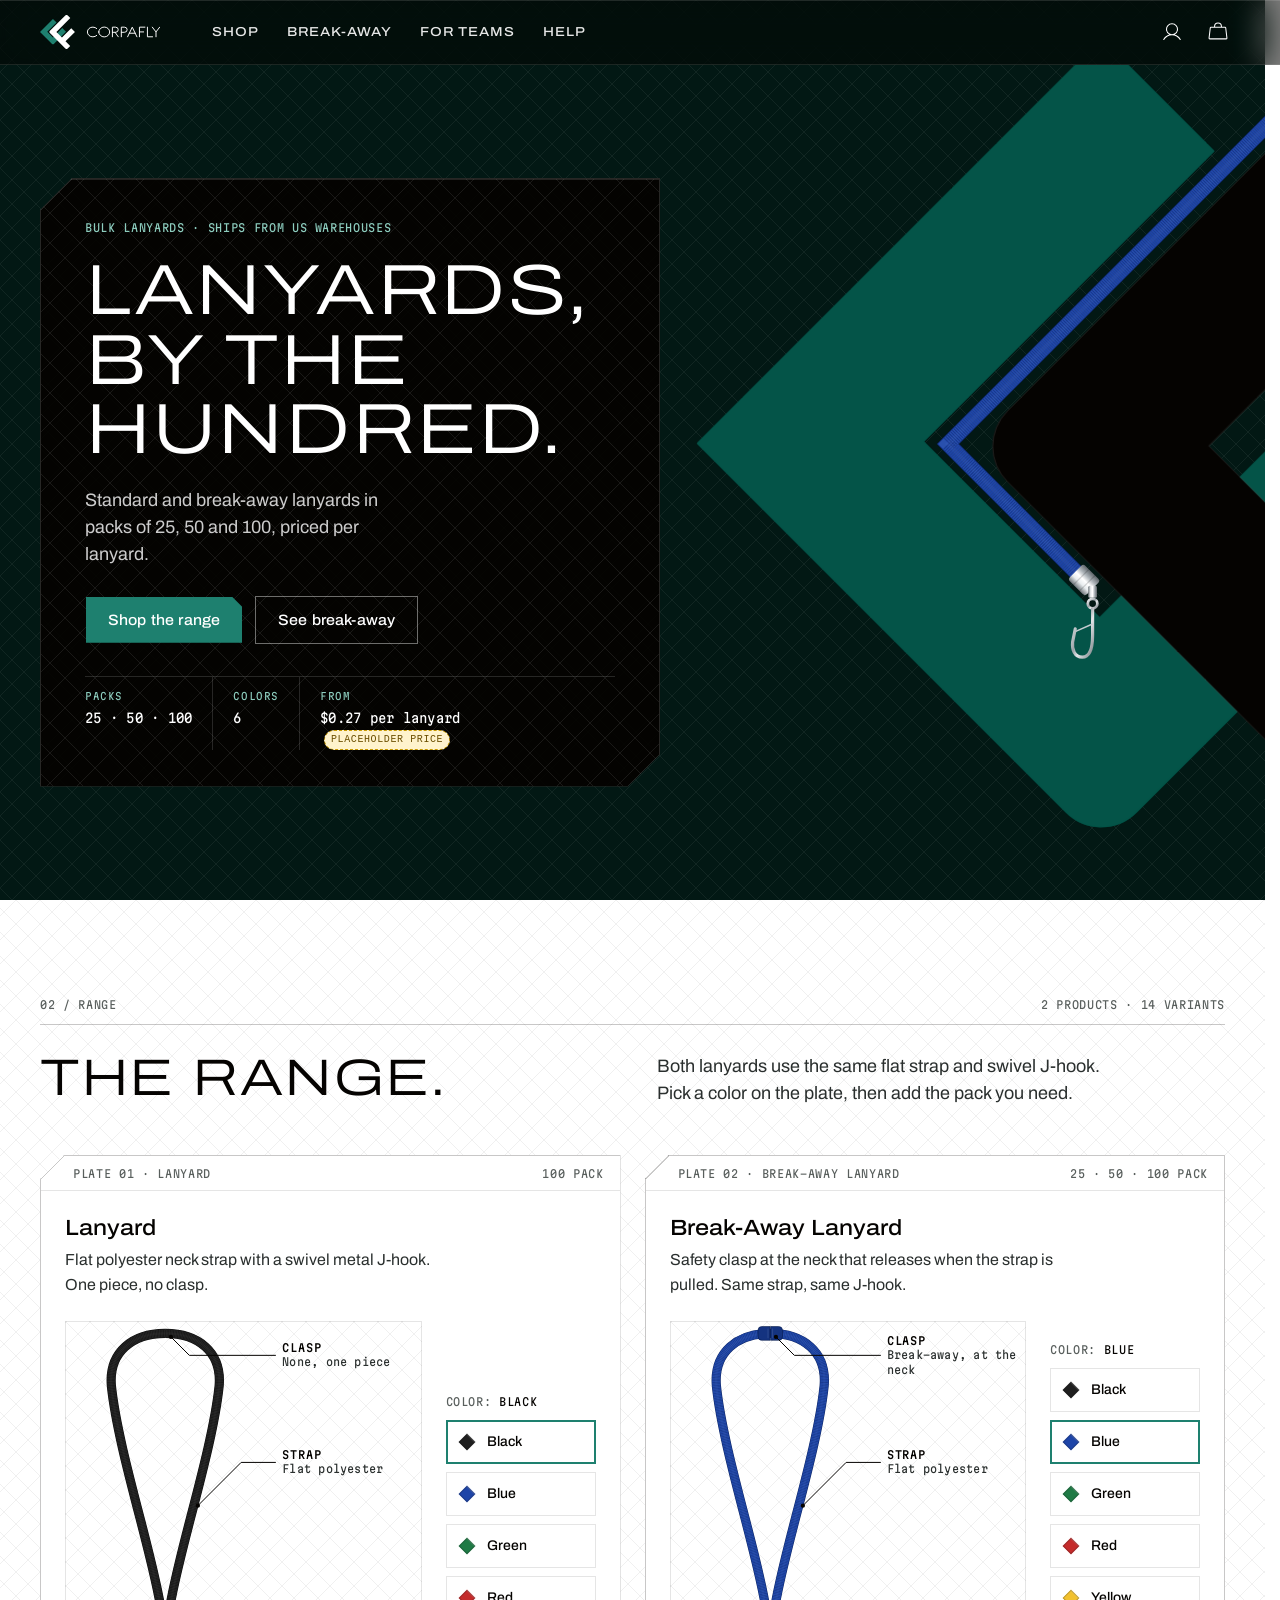
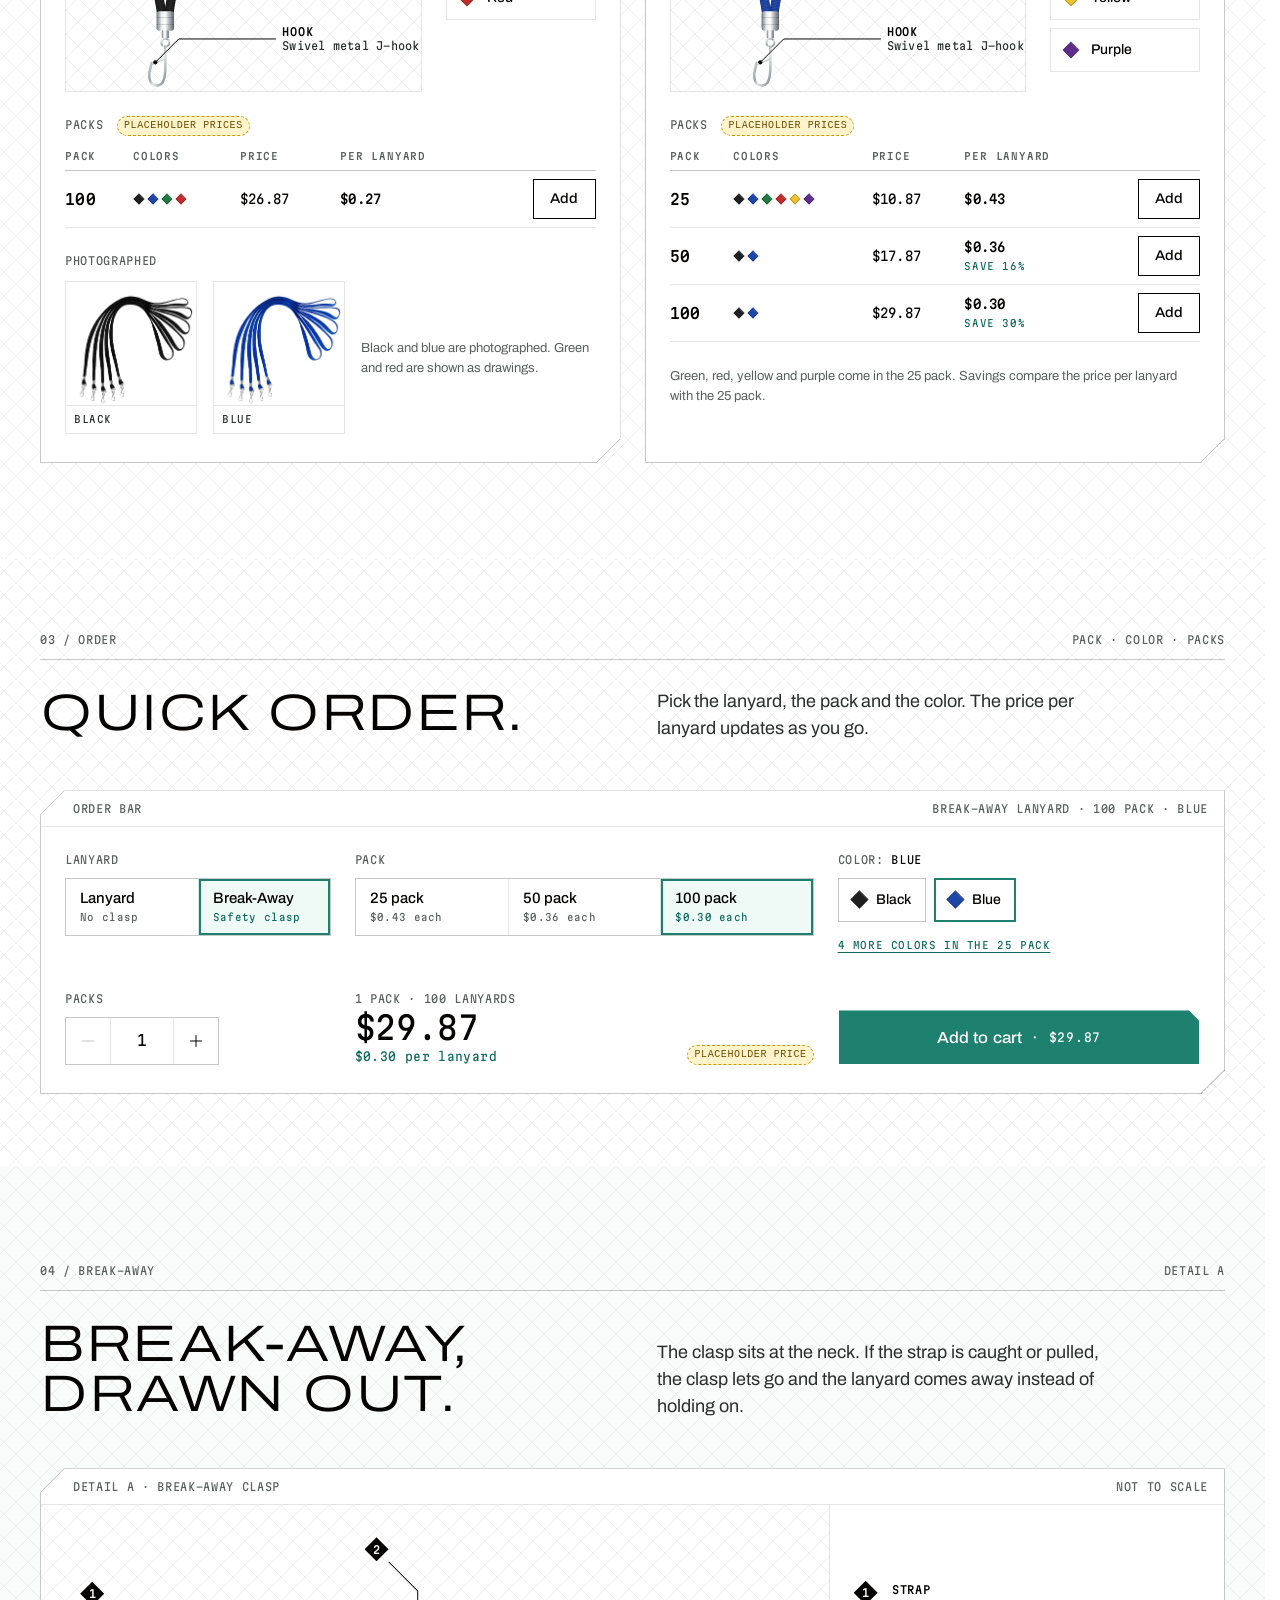
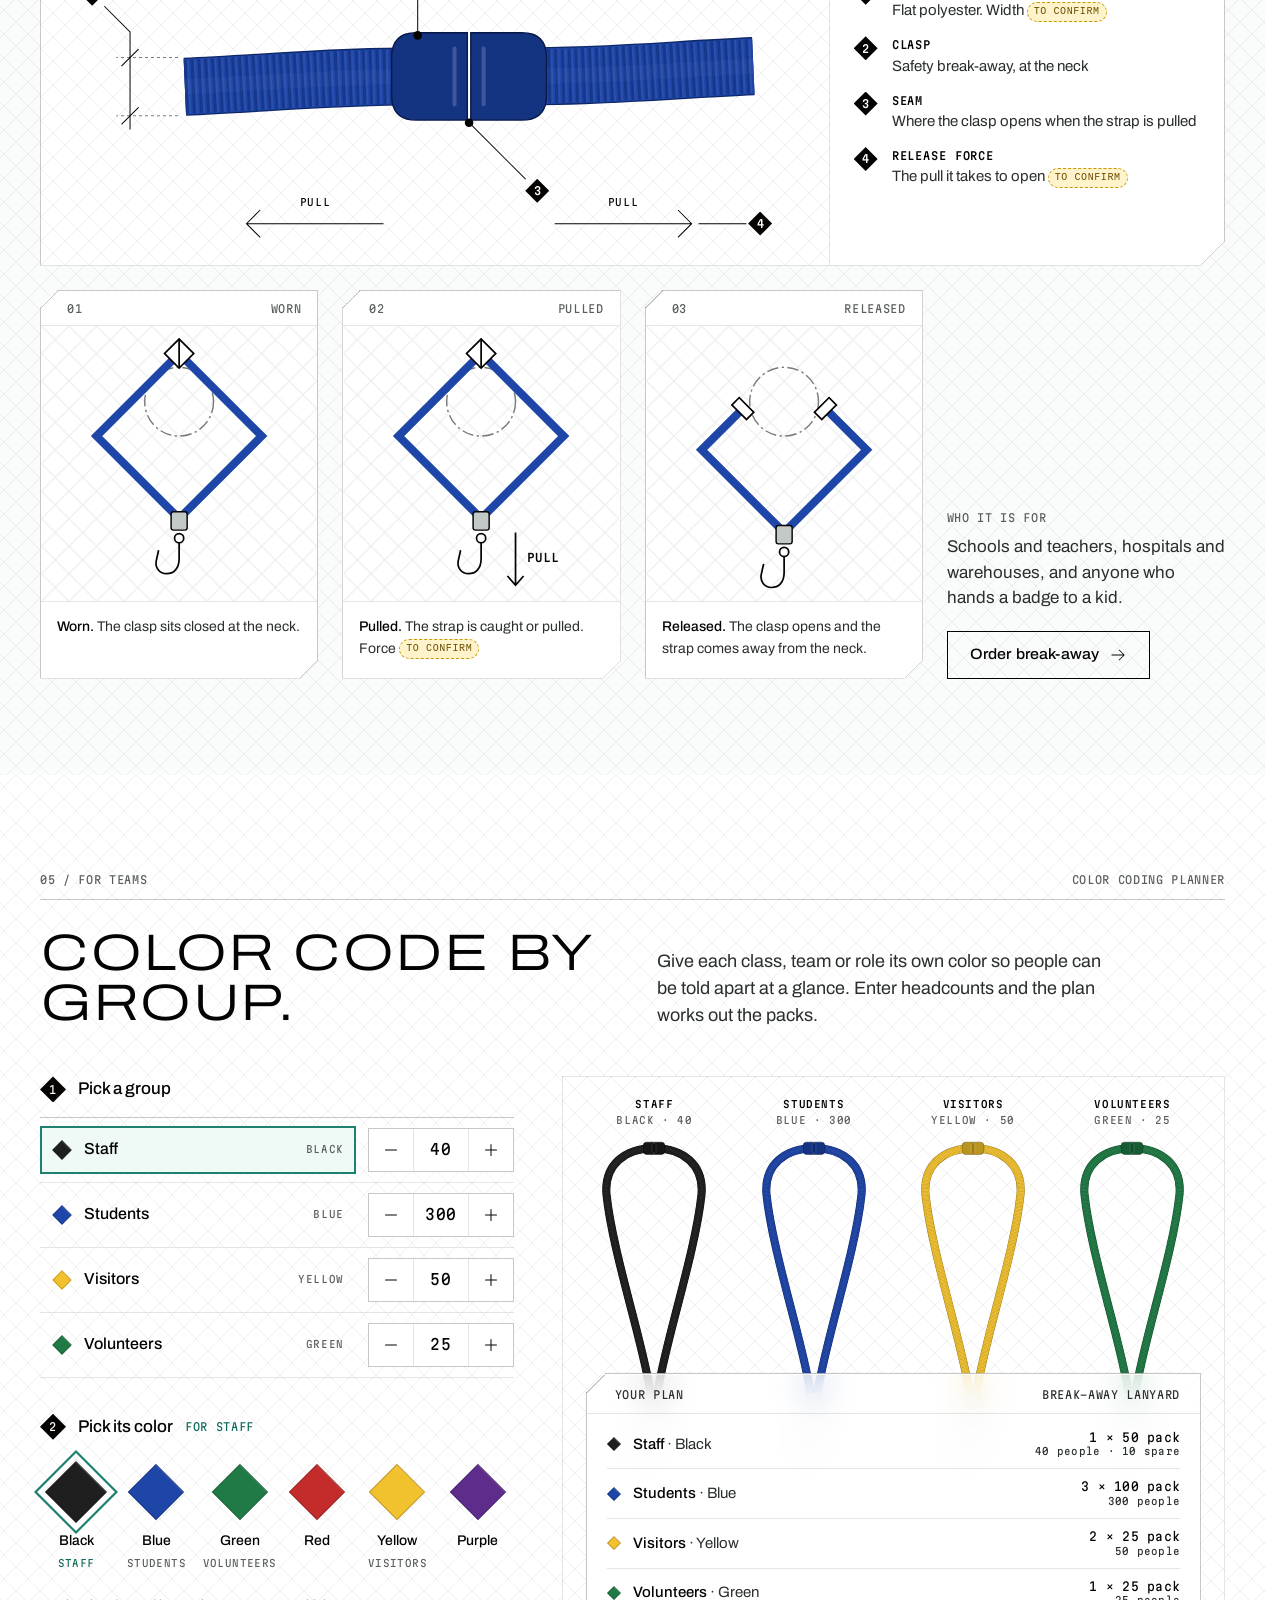
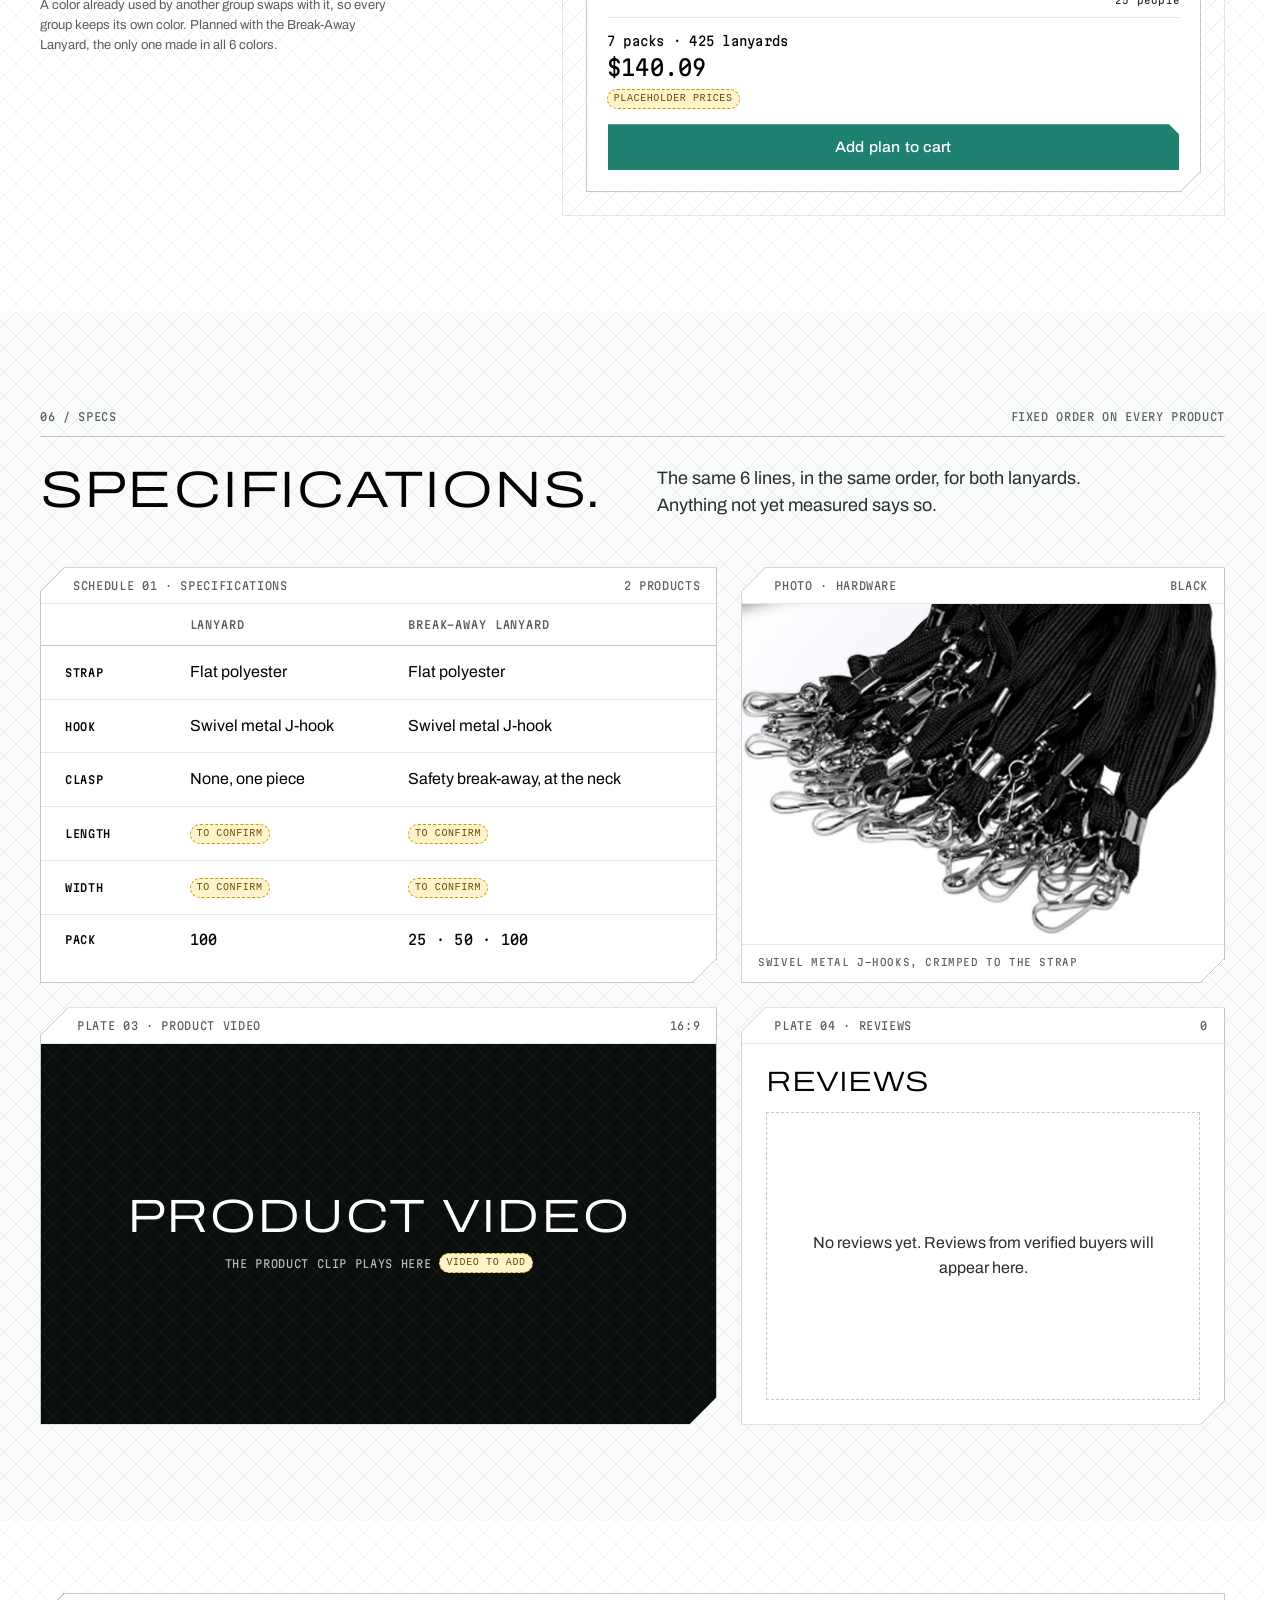
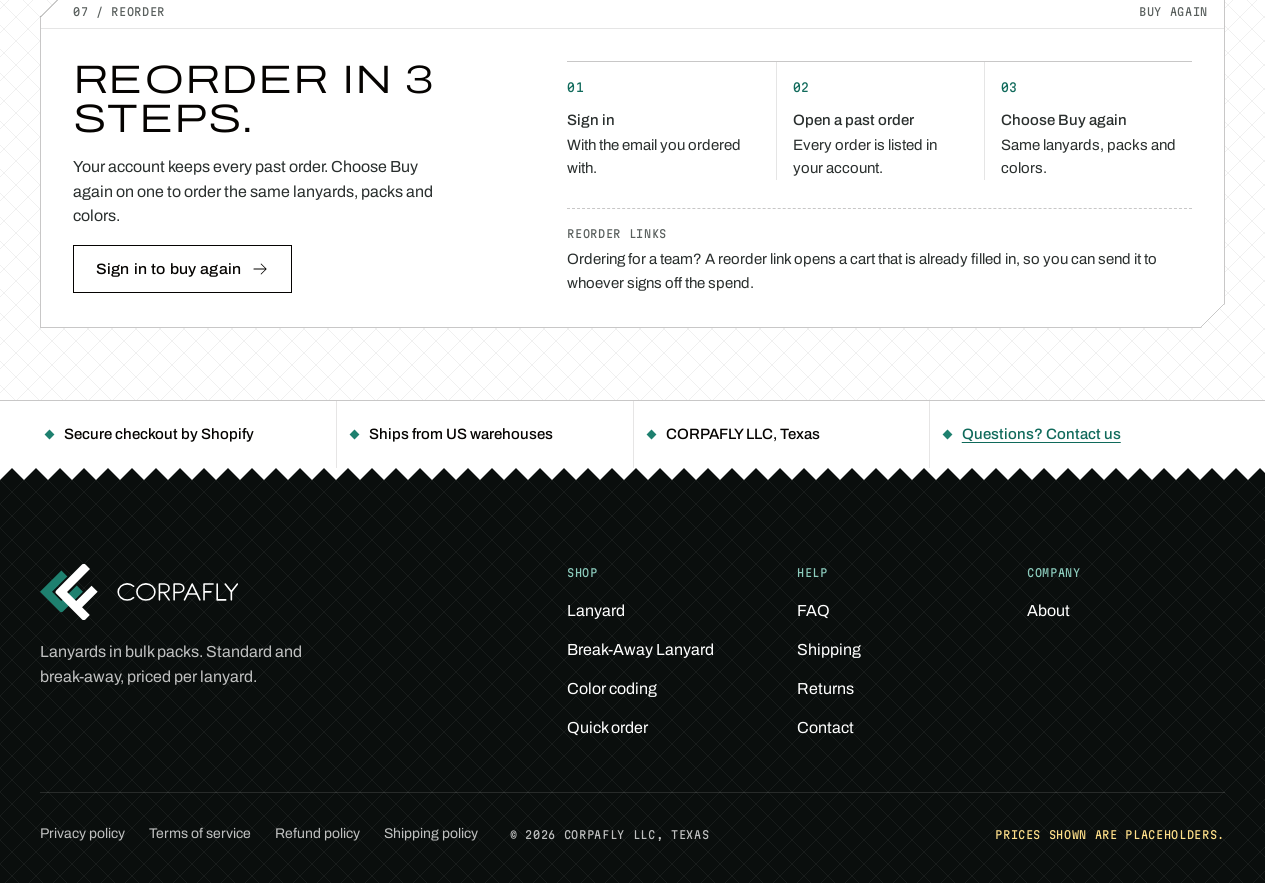
<file: prototypes/direction-b/index.html>
<!doctype html>
<html lang="en">
<head>
<meta charset="utf-8">
<meta name="viewport" content="width=device-width, initial-scale=1, viewport-fit=cover">
<title>Corpafly | Lanyards in bulk packs (Direction B: Diamond Grid)</title>
<meta name="description" content="Standard and break-away lanyards in packs of 25, 50 and 100, priced per lanyard. Ships from US warehouses.">
<meta name="theme-color" content="#021814">
<link rel="icon" href="../../brand/logo/favicon.svg" type="image/svg+xml">
<link rel="icon" href="../../brand/logo/favicon-32.png" sizes="32x32" type="image/png">
<link rel="preload" href="fonts/archivo-display.woff2" as="font" type="font/woff2" crossorigin>
<link rel="preload" href="fonts/archivo-ui.woff2" as="font" type="font/woff2" crossorigin>
<link rel="preload" href="fonts/martian-ui.woff2" as="font" type="font/woff2" crossorigin>
<link rel="stylesheet" href="../shared/fonts/fonts.css">
<link rel="stylesheet" href="../shared/tokens.css">
<link rel="stylesheet" href="../shared/lanyard.css">
<link rel="stylesheet" href="styles.css">
<script type="module" src="main.js"></script>
</head>
<body>
<a class="skip-link" href="#main">Skip to content</a>

<!-- ============ HEADER: adaptive glass. data-tone follows the section under it (main.js) ============ -->
<header class="site-header" data-tone="dark">
  <div class="site-header__bar wrap">
    <a class="brand" href="./" aria-label="Corpafly, home">
      <!-- corpafly-lockup-small.svg, inlined so the F and wordmark follow the header tone (currentColor) -->
      <svg class="brand__lockup" viewBox="0 0 693.84 196.53" aria-hidden="true" focusable="false"><path fill="#1E806F" d="M74.95 22.71L95.8 43.56L42.05 97.31L74.55 129.81L128.85 75.51L150.35 97.01L81.36 166A9.2 9.2 0 0 1 68.34 166L0 97.66Z"/><path fill="currentColor" d="M146.23 2.93A10 10 0 0 1 160.37 2.93L175.15 17.71L94.75 98.11L126.85 130.21L180.65 76.41L201.95 97.71L147.5 152.16L174.55 179.21L160.04 193.72A9.6 9.6 0 0 1 146.46 193.72L57.46 104.71A9.2 9.2 0 0 1 57.46 91.7Z"/><path fill="none" stroke="currentColor" stroke-width="5.58" stroke-linecap="round" stroke-linejoin="round" d="M327.88 78.05A31.52 28.43 0 1 0 327.88 118.25M339.57 98.17A31.56 28.4 0 1 0 402.69 98.17A31.56 28.4 0 1 0 339.57 98.17ZM418.58 125.87V70.31H436.07A16.68 14.86 0 0 1 436.07 100.02H418.58M470.05 125.87V70.31H487.54A16.68 14.86 0 0 1 487.54 100.02H470.05M433.9 100.02L452.5 125.87M506.43 125.87L533.34 70.31L560.25 125.87M516.35 105.4H550.33M574.87 125.87V70.31H606.57M574.87 97.8H599.08M620.96 70.31V125.99H650.79M649.2 70.31L670.58 97.73L691.8 70.31M670.58 97.73V125.87"/></svg>
    </a>
    <nav class="primary-nav" aria-label="Main">
      <ul>
        <li><a href="#range">Shop</a></li>
        <li><a href="#break-away">Break-away</a></li>
        <li><a href="#planner">For teams</a></li>
        <li><a href="#help">Help</a></li>
      </ul>
    </nav>
    <div class="header-actions">
      <a class="icon-btn icon-btn--account" href="#account" aria-label="Account"><svg class="icon" aria-hidden="true"><use href="../shared/icons.svg#i-user"/></svg></a>
      <button class="icon-btn cart-btn" type="button" data-open-cart aria-haspopup="dialog" aria-label="Cart, 0 packs">
        <svg class="icon" aria-hidden="true"><use href="../shared/icons.svg#i-bag"/></svg>
        <span class="cart-btn__count" data-cart-count aria-hidden="true">0</span>
      </button>
      <button class="icon-btn menu-btn" type="button" aria-expanded="false" aria-controls="mobile-menu" data-menu-toggle>
        <svg class="icon" aria-hidden="true"><use href="../shared/icons.svg#i-menu"/></svg>
        <span class="visually-hidden">Menu</span>
      </button>
    </div>
  </div>
  <nav class="mobile-menu" id="mobile-menu" aria-label="Mobile" hidden>
    <ul>
      <li><a href="#range"><span>Shop</span><span class="mono">01</span></a></li>
      <li><a href="#break-away"><span>Break-away</span><span class="mono">02</span></a></li>
      <li><a href="#planner"><span>For teams</span><span class="mono">03</span></a></li>
      <li><a href="#help"><span>Help</span><span class="mono">04</span></a></li>
      <li><a href="#account"><span>Account</span><span class="mono">05</span></a></li>
    </ul>
  </nav>
</header>

<main id="main">

  <!-- ============ HERO (dark). One product moment: the mark assembles, then a strap draws itself on the grid ============ -->
  <section class="hero" data-tone="dark" aria-labelledby="hero-title" data-hero>
    <div class="hero__art" aria-hidden="true">
      <!-- The CF mark (brand/logo/corpafly-mark.svg), split into its six 45-degree strokes so each can slide along its own axis.
           The two .mk-whole paths are the untouched originals; they cover the pieces once the sequence ends, so no seams show. -->
      <svg class="hero__mark" viewBox="0 0 201.95 196.53" focusable="false">
        <g class="mk mk--c">
          <path class="mk-p" style="--i:0;--dx:1;--dy:1" d="M0 97.66L42.05 97.31L74.55 129.81L74.85 168.7A9.2 9.2 0 0 1 68.34 166Z"/>
          <path class="mk-p" style="--i:1;--dx:1;--dy:-1" d="M74.95 22.71L95.8 43.56L42.05 97.31L0 97.66Z"/>
          <path class="mk-p" style="--i:2;--dx:1;--dy:-1" d="M74.55 129.81L128.85 75.51L150.35 97.01L81.36 166A9.2 9.2 0 0 1 74.85 168.7Z"/>
        </g>
        <g class="mk mk--f">
          <path class="mk-p" style="--i:3;--dx:1;--dy:1" d="M54.77 98.21L94.75 98.11L126.85 130.21L147.5 152.16L174.55 179.21L160.04 193.72A9.6 9.6 0 0 1 146.46 193.72L57.46 104.71A9.2 9.2 0 0 1 54.77 98.21Z"/>
          <path class="mk-p" style="--i:4;--dx:1;--dy:-1" d="M54.77 98.21A9.2 9.2 0 0 1 57.46 91.7L146.23 2.93A10 10 0 0 1 160.37 2.93L175.15 17.71L94.75 98.11Z"/>
          <path class="mk-p" style="--i:5;--dx:1;--dy:-1" d="M126.85 130.21L180.65 76.41L201.95 97.71L147.5 152.16Z"/>
        </g>
        <g class="mk-whole">
          <path class="mk-whole__c" d="M74.95 22.71L95.8 43.56L42.05 97.31L74.55 129.81L128.85 75.51L150.35 97.01L81.36 166A9.2 9.2 0 0 1 68.34 166L0 97.66Z"/>
          <path class="mk-whole__f" vector-effect="non-scaling-stroke" d="M146.23 2.93A10 10 0 0 1 160.37 2.93L175.15 17.71L94.75 98.11L126.85 130.21L180.65 76.41L201.95 97.71L147.5 152.16L174.55 179.21L160.04 193.72A9.6 9.6 0 0 1 146.46 193.72L57.46 104.71A9.2 9.2 0 0 1 57.46 91.7Z"/>
        </g>
      </svg>
      <!-- The strap is built by main.js so its corners land exactly on lattice nodes at any screen size. -->
      <div class="hero__strap" data-hero-strap></div>
    </div>

    <div class="hero__inner wrap">
      <div class="lens glass-dark glass--text cut">
        <p class="kicker mono">Bulk lanyards <span aria-hidden="true">·</span> Ships from US warehouses</p>
        <h1 class="display hero__title" id="hero-title"><span class="ln">Lanyards,</span> <span class="ln">by the</span> <span class="ln">hundred.</span></h1>
        <p class="hero__sub">Standard and <span class="nobr">break-away</span> lanyards in packs of 25, 50 and 100, priced per lanyard.</p>
        <div class="hero__ctas">
          <a class="btn btn--primary" href="#range">Shop the range</a>
          <a class="btn btn--ghost" href="#break-away">See break-away</a>
        </div>
        <dl class="readout">
          <div><dt class="mono">Packs</dt><dd class="mono">25 · 50 · 100</dd></div>
          <div><dt class="mono">Colors</dt><dd class="mono">6</dd></div>
          <div><dt class="mono">From</dt><dd class="mono">$0.27 per lanyard <span class="ph-tag">Placeholder price</span></dd></div>
        </dl>
      </div>
    </div>
  </section>

  <!-- ============ 02 RANGE: two spec plates ============ -->
  <section class="sheet" id="range" data-tone="light" aria-labelledby="range-title">
    <div class="wrap">
      <header class="sheet-head">
        <p class="sheet-head__index mono"><span>02 / Range</span><span>2 products · 14 variants</span></p>
        <h2 class="display sheet-head__title" id="range-title">The range.</h2>
        <p class="sheet-head__lede">Both lanyards use the same flat strap and swivel <span class="nobr">J-hook</span>. Pick a color on the plate, then add the pack you need.</p>
      </header>

      <div class="plates">
        <!-- Plate 01: Lanyard -->
        <div class="reveal" data-reveal>
        <article class="plate cut" data-plate="lanyard" aria-labelledby="p1-title">
          <p class="plate__bar mono"><span>Plate 01 · Lanyard</span><span>100 pack</span></p>
          <div class="plate__body">
            <div class="plate__intro">
              <h3 class="plate__title" id="p1-title">Lanyard</h3>
              <p class="plate__summary">Flat polyester neck strap with a swivel metal <span class="nobr">J-hook</span>. One piece, no clasp.</p>
            </div>
            <div class="plate__visual">
              <figure class="drawing" data-drawing="standard" style="--strap: var(--strap-black)" role="img" aria-label="Drawing of the Lanyard: flat polyester strap, swivel metal J-hook, no clasp">
                <span class="callout" style="--x:61%;--y:9%" aria-hidden="true"><b>Clasp</b>None, one piece</span>
                <span class="callout" style="--x:61%;--y:38%" aria-hidden="true"><b>Strap</b>Flat polyester</span>
                <span class="callout" style="--x:61%;--y:86%" aria-hidden="true"><b>Hook</b>Swivel metal <span class="nobr">J-hook</span></span>
              </figure>
              <fieldset class="chips">
                <legend class="mono">Color: <span data-chip-name>Black</span></legend>
                <label class="chip"><input type="radio" name="p1-color" value="black" checked><span class="chip__dia" style="--strap: var(--strap-black)"></span>Black</label>
                <label class="chip"><input type="radio" name="p1-color" value="blue"><span class="chip__dia" style="--strap: var(--strap-blue)"></span>Blue</label>
                <label class="chip"><input type="radio" name="p1-color" value="green"><span class="chip__dia" style="--strap: var(--strap-green)"></span>Green</label>
                <label class="chip"><input type="radio" name="p1-color" value="red"><span class="chip__dia" style="--strap: var(--strap-red)"></span>Red</label>
              </fieldset>
            </div>
            <table class="pack-table">
              <caption class="mono">Packs <span class="ph-tag">Placeholder prices</span></caption>
              <thead><tr><th scope="col">Pack</th><th scope="col">Colors</th><th scope="col">Price</th><th scope="col">Per lanyard</th><th scope="col"><span class="visually-hidden">Add to cart</span></th></tr></thead>
              <tbody>
                <tr data-row data-size="100" data-colors="black blue green red">
                  <th scope="row" class="mono">100</th>
                  <td><span class="dots" role="img" aria-label="Black, Blue, Green, Red"><i style="--strap:var(--strap-black)"></i><i style="--strap:var(--strap-blue)"></i><i style="--strap:var(--strap-green)"></i><i style="--strap:var(--strap-red)"></i></span></td>
                  <td class="mono">$26.87</td>
                  <td class="mono"><strong>$0.27</strong></td>
                  <td><button class="btn btn--add-row" type="button" data-add-row>Add</button></td>
                </tr>
              </tbody>
            </table>
            <div class="photo-ref">
              <p class="photo-ref__label mono">Photographed</p>
              <figure>
                <picture><source type="image/avif" srcset="../../brand/assets/web/fan-black.avif"><img src="../../brand/assets/web/fan-black.webp" width="265" height="250" loading="lazy" decoding="async" alt="5 black lanyards fanned out, J-hooks at the ends"></picture>
                <figcaption class="mono">Black</figcaption>
              </figure>
              <figure>
                <picture><source type="image/avif" srcset="../../brand/assets/web/fan-blue.avif"><img src="../../brand/assets/web/fan-blue.webp" width="265" height="250" loading="lazy" decoding="async" alt="5 blue lanyards fanned out, J-hooks at the ends"></picture>
                <figcaption class="mono">Blue</figcaption>
              </figure>
              <p class="photo-ref__note">Black and blue are photographed. Green and red are shown as drawings.</p>
            </div>
          </div>
        </article>
        </div>

        <!-- Plate 02: Break-Away Lanyard -->
        <div class="reveal" data-reveal style="--d:1">
        <article class="plate cut" data-plate="break-away-lanyard" aria-labelledby="p2-title">
          <p class="plate__bar mono"><span>Plate 02<span class="hide-sm"> · Break-Away Lanyard</span></span><span>25 · 50 · 100 pack</span></p>
          <div class="plate__body">
            <div class="plate__intro">
              <h3 class="plate__title" id="p2-title">Break-Away Lanyard</h3>
              <p class="plate__summary">Safety clasp at the neck that releases when the strap is pulled. Same strap, same <span class="nobr">J-hook</span>.</p>
            </div>
            <div class="plate__visual">
              <figure class="drawing" data-drawing="breakaway" style="--strap: var(--strap-blue)" role="img" aria-label="Drawing of the Break-Away Lanyard: flat polyester strap, swivel metal J-hook, break-away clasp at the neck">
                <span class="callout" style="--x:61%;--y:9%" aria-hidden="true"><b>Clasp</b><span class="nobr">Break-away</span>, at the neck</span>
                <span class="callout" style="--x:61%;--y:38%" aria-hidden="true"><b>Strap</b>Flat polyester</span>
                <span class="callout" style="--x:61%;--y:86%" aria-hidden="true"><b>Hook</b>Swivel metal <span class="nobr">J-hook</span></span>
              </figure>
              <fieldset class="chips">
                <legend class="mono">Color: <span data-chip-name>Blue</span></legend>
                <label class="chip"><input type="radio" name="p2-color" value="black"><span class="chip__dia" style="--strap: var(--strap-black)"></span>Black</label>
                <label class="chip"><input type="radio" name="p2-color" value="blue" checked><span class="chip__dia" style="--strap: var(--strap-blue)"></span>Blue</label>
                <label class="chip"><input type="radio" name="p2-color" value="green"><span class="chip__dia" style="--strap: var(--strap-green)"></span>Green</label>
                <label class="chip"><input type="radio" name="p2-color" value="red"><span class="chip__dia" style="--strap: var(--strap-red)"></span>Red</label>
                <label class="chip"><input type="radio" name="p2-color" value="yellow"><span class="chip__dia" style="--strap: var(--strap-yellow)"></span>Yellow</label>
                <label class="chip"><input type="radio" name="p2-color" value="purple"><span class="chip__dia" style="--strap: var(--strap-purple)"></span>Purple</label>
              </fieldset>
            </div>
            <table class="pack-table">
              <caption class="mono">Packs <span class="ph-tag">Placeholder prices</span></caption>
              <thead><tr><th scope="col">Pack</th><th scope="col">Colors</th><th scope="col">Price</th><th scope="col">Per lanyard</th><th scope="col"><span class="visually-hidden">Add to cart</span></th></tr></thead>
              <tbody>
                <tr data-row data-size="25" data-colors="black blue green red yellow purple">
                  <th scope="row" class="mono">25</th>
                  <td><span class="dots" role="img" aria-label="Black, Blue, Green, Red, Yellow, Purple"><i style="--strap:var(--strap-black)"></i><i style="--strap:var(--strap-blue)"></i><i style="--strap:var(--strap-green)"></i><i style="--strap:var(--strap-red)"></i><i style="--strap:var(--strap-yellow)"></i><i style="--strap:var(--strap-purple)"></i></span></td>
                  <td class="mono">$10.87</td>
                  <td class="mono"><strong>$0.43</strong></td>
                  <td><button class="btn btn--add-row" type="button" data-add-row>Add</button></td>
                </tr>
                <tr data-row data-size="50" data-colors="black blue">
                  <th scope="row" class="mono">50</th>
                  <td><span class="dots" role="img" aria-label="Black, Blue"><i style="--strap:var(--strap-black)"></i><i style="--strap:var(--strap-blue)"></i></span></td>
                  <td class="mono">$17.87</td>
                  <td class="mono"><strong>$0.36</strong> <small>Save 16%</small></td>
                  <td><button class="btn btn--add-row" type="button" data-add-row>Add</button></td>
                </tr>
                <tr data-row data-size="100" data-colors="black blue">
                  <th scope="row" class="mono">100</th>
                  <td><span class="dots" role="img" aria-label="Black, Blue"><i style="--strap:var(--strap-black)"></i><i style="--strap:var(--strap-blue)"></i></span></td>
                  <td class="mono">$29.87</td>
                  <td class="mono"><strong>$0.30</strong> <small>Save 30%</small></td>
                  <td><button class="btn btn--add-row" type="button" data-add-row>Add</button></td>
                </tr>
              </tbody>
            </table>
            <p class="plate__note">Green, red, yellow and purple come in the 25 pack. Savings compare the price per lanyard with the 25 pack.</p>
          </div>
        </article>
        </div>
      </div>
    </div>
  </section>

  <!-- ============ 03 ORDER: compact order bar. When it scrolls away, a slim glass copy docks at the bottom ============ -->
  <section class="sheet sheet--tight" id="order" data-tone="light" aria-labelledby="order-title">
    <div class="wrap">
      <header class="sheet-head sheet-head--row">
        <p class="sheet-head__index mono"><span>03 / Order</span><span>Pack · Color · Packs</span></p>
        <h2 class="display sheet-head__title" id="order-title">Quick order.</h2>
        <p class="sheet-head__lede">Pick the lanyard, the pack and the color. The price per lanyard updates as you go.</p>
      </header>

      <form class="obar plate cut" data-order novalidate aria-labelledby="order-title">
        <p class="plate__bar mono"><span>Order bar</span><span class="hide-sm" data-order-summary>Break-Away Lanyard · 100 pack · Blue</span></p>
        <div class="obar__grid">
          <fieldset class="field field--product">
            <legend class="field__legend mono">Lanyard</legend>
            <div class="seg seg--2">
              <label class="seg__opt"><input type="radio" name="product" value="lanyard"><span class="seg__main">Lanyard</span><span class="seg__sub mono">No clasp</span></label>
              <label class="seg__opt"><input type="radio" name="product" value="break-away-lanyard" checked><span class="seg__main">Break-Away</span><span class="seg__sub mono">Safety clasp</span></label>
            </div>
          </fieldset>
          <fieldset class="field field--pack">
            <legend class="field__legend mono">Pack</legend>
            <div class="seg seg--3" data-pack-options>
              <label class="seg__opt"><input type="radio" name="pack" value="25"><span class="seg__main">25 pack</span><span class="seg__sub mono">$0.43 each</span></label>
              <label class="seg__opt"><input type="radio" name="pack" value="50"><span class="seg__main">50 pack</span><span class="seg__sub mono">$0.36 each</span></label>
              <label class="seg__opt"><input type="radio" name="pack" value="100" checked><span class="seg__main">100 pack</span><span class="seg__sub mono">$0.30 each</span></label>
            </div>
          </fieldset>
          <fieldset class="field field--color">
            <legend class="field__legend mono">Color: <span data-order-color-name>Blue</span></legend>
            <div class="swatches" data-color-options>
              <label class="swatch"><input type="radio" name="color" value="black"><span class="swatch__dia" style="--strap: var(--strap-black)"></span><span class="swatch__name">Black</span></label>
              <label class="swatch"><input type="radio" name="color" value="blue" checked><span class="swatch__dia" style="--strap: var(--strap-blue)"></span><span class="swatch__name">Blue</span></label>
            </div>
            <button class="link-btn mono" type="button" data-more-colors>4 more colors in the 25 pack</button>
          </fieldset>
          <div class="field field--qty">
            <label class="field__legend mono" for="order-qty">Packs</label>
            <div class="stepper">
              <button type="button" class="stepper__btn" data-step="-1" aria-label="One pack fewer"><svg class="icon" aria-hidden="true"><use href="../shared/icons.svg#i-minus"/></svg></button>
              <input class="stepper__input mono" id="order-qty" type="number" inputmode="numeric" min="1" max="999" value="1" data-order-qty>
              <button type="button" class="stepper__btn" data-step="1" aria-label="One pack more"><svg class="icon" aria-hidden="true"><use href="../shared/icons.svg#i-plus"/></svg></button>
            </div>
          </div>
          <div class="field field--total">
            <p class="total" aria-live="polite" aria-atomic="true" data-order-live>
              <span class="total__line mono">1 pack · 100 lanyards</span>
              <span class="total__price">$29.87</span>
              <span class="total__each mono">$0.30 per lanyard</span>
            </p>
            <span class="ph-tag">Placeholder price</span>
          </div>
          <button class="btn btn--primary btn--add" type="submit" data-order-add>Add to cart <span aria-hidden="true">·</span> <span class="mono" data-order-add-price>$29.87</span></button>
        </div>
      </form>
    </div>
  </section>

  <!-- ============ 04 BREAK-AWAY: a detail drawing ============ -->
  <section class="sheet sheet--vellum" id="break-away" data-tone="light" aria-labelledby="ba-title">
    <div class="wrap">
      <header class="sheet-head">
        <p class="sheet-head__index mono"><span>04 / Break-away</span><span>Detail A</span></p>
        <h2 class="display sheet-head__title" id="ba-title">Break-away, drawn out.</h2>
        <p class="sheet-head__lede">The clasp sits at the neck. If the strap is caught or pulled, the clasp lets go and the lanyard comes away instead of holding on.</p>
      </header>

      <div class="ba">
        <div class="reveal" data-reveal>
        <figure class="plate cut ba__detail">
          <p class="plate__bar mono"><span>Detail A · Break-away clasp</span><span class="hide-sm">Not to scale</span></p>
          <div class="ba__drawing" data-clasp-drawing role="img" aria-label="Detail drawing of the break-away clasp joining the two strap ends. Strap width and release force to confirm.">
            <span class="balloon" style="--x:6.5%;--y:24.8%" aria-hidden="true">1</span>
            <span class="balloon" style="--x:42.6%;--y:12.4%" aria-hidden="true">2</span>
            <span class="balloon" style="--x:63%;--y:79.5%" aria-hidden="true">3</span>
            <span class="balloon" style="--x:91.3%;--y:88.6%" aria-hidden="true">4</span>
            <span class="dim-label mono" style="--x:34.8%;--y:84.8%" aria-hidden="true">Pull</span>
            <span class="dim-label mono" style="--x:73.9%;--y:84.8%" aria-hidden="true">Pull</span>
          </div>
          <figcaption class="ba__legend">
            <ol>
              <li><span class="balloon balloon--inline" aria-hidden="true">1</span><p><b>Strap</b>Flat polyester. Width <span class="ph-tag">To confirm</span></p></li>
              <li><span class="balloon balloon--inline" aria-hidden="true">2</span><p><b>Clasp</b>Safety <span class="nobr">break-away</span>, at the neck</p></li>
              <li><span class="balloon balloon--inline" aria-hidden="true">3</span><p><b>Seam</b>Where the clasp opens when the strap is pulled</p></li>
              <li><span class="balloon balloon--inline" aria-hidden="true">4</span><p><b>Release force</b>The pull it takes to open <span class="ph-tag">To confirm</span></p></li>
            </ol>
          </figcaption>
        </figure>
        </div>

        <ol class="frames">
          <li class="reveal" data-reveal style="--d:0">
            <figure class="frame plate cut">
              <p class="plate__bar mono"><span>01</span><span>Worn</span></p>
              <svg class="frame__svg" viewBox="0 0 240 240" aria-hidden="true" focusable="false">
                <use href="#frame-grid"/>
                <circle class="fr-neck" cx="120" cy="66" r="30"/>
                <path class="fr-strap" d="M120 168L48 96L120 24L192 96Z"/>
                <rect class="fr-clasp" x="111" y="15" width="18" height="18" transform="rotate(45 120 24)"/>
                <path class="fr-seam" d="M120 12V36"/>
                <g class="fr-hook" transform="translate(120 168)"><rect x="-7" y="-6" width="14" height="16" rx="2"/><circle cx="0" cy="17" r="4"/><path d="M0 21v14c0 9-5 13-11 13s-10-5-9-11l2-9"/></g>
              </svg>
              <figcaption><b>Worn.</b> The clasp sits closed at the neck.</figcaption>
            </figure>
          </li>
          <li class="reveal" data-reveal style="--d:1">
            <figure class="frame plate cut">
              <p class="plate__bar mono"><span>02</span><span>Pulled</span></p>
              <svg class="frame__svg" viewBox="0 0 240 240" aria-hidden="true" focusable="false">
                <use href="#frame-grid"/>
                <circle class="fr-neck" cx="120" cy="66" r="30"/>
                <path class="fr-strap" d="M120 168L48 96L120 24L192 96Z"/>
                <rect class="fr-clasp" x="111" y="15" width="18" height="18" transform="rotate(45 120 24)"/>
                <path class="fr-seam" d="M120 12V36"/>
                <g class="fr-hook" transform="translate(120 168)"><rect x="-7" y="-6" width="14" height="16" rx="2"/><circle cx="0" cy="17" r="4"/><path d="M0 21v14c0 9-5 13-11 13s-10-5-9-11l2-9"/></g>
                <path class="fr-arrow" d="M150 180v46M143 218l7 8 7-8"/>
                <text class="fr-label" x="160" y="206">PULL</text>
              </svg>
              <figcaption><b>Pulled.</b> The strap is caught or pulled. Force <span class="ph-tag">To confirm</span></figcaption>
            </figure>
          </li>
          <li class="reveal" data-reveal style="--d:2">
            <figure class="frame plate cut">
              <p class="plate__bar mono"><span>03</span><span>Released</span></p>
              <svg class="frame__svg" viewBox="0 0 240 240" aria-hidden="true" focusable="false">
                <use href="#frame-grid"/>
                <circle class="fr-neck" cx="120" cy="66" r="30"/>
                <g transform="translate(0 36)">
                  <path class="fr-strap" d="M84 36L48 72L120 144L192 72L156 36"/>
                  <rect class="fr-clasp" x="79.5" y="27" width="9" height="18" transform="rotate(-45 84 36)"/>
                  <rect class="fr-clasp" x="151.5" y="27" width="9" height="18" transform="rotate(45 156 36)"/>
                  <g class="fr-hook" transform="translate(120 144)"><rect x="-7" y="-6" width="14" height="16" rx="2"/><circle cx="0" cy="17" r="4"/><path d="M0 21v14c0 9-5 13-11 13s-10-5-9-11l2-9"/></g>
                </g>
              </svg>
              <figcaption><b>Released.</b> The clasp opens and the strap comes away from the neck.</figcaption>
            </figure>
          </li>
        </ol>

        <div class="ba__aside">
          <p class="ba__who"><span class="mono">Who it is for</span> Schools and teachers, hospitals and warehouses, and anyone who hands a badge to a kid.</p>
          <a class="btn btn--line" href="#order" data-preset="break-away-lanyard">Order break-away <svg class="icon" aria-hidden="true"><use href="../shared/icons.svg#i-arrow-right"/></svg></a>
        </div>
      </div>
    </div>
    <!-- Shared lattice for the three frames, drawn in their own units so it scales with them. -->
    <svg width="0" height="0" class="defs" aria-hidden="true" focusable="false" style="position:absolute;color:rgba(5,3,1,.07)">
      <defs>
        <pattern id="frame-lattice" width="24" height="24" patternUnits="userSpaceOnUse"><path d="M-6 -6L30 30M30 -6L-6 30" stroke="currentColor" stroke-width="1" fill="none"/></pattern>
        <rect id="frame-grid" width="240" height="240" fill="url(#frame-lattice)"/>
      </defs>
    </svg>
  </section>

  <!-- ============ 05 COLOR CODING PLANNER ============ -->
  <section class="sheet" id="planner" data-tone="light" aria-labelledby="planner-title" data-dock-hide>
    <div class="wrap">
      <header class="sheet-head">
        <p class="sheet-head__index mono"><span>05 / For teams</span><span>Color coding planner</span></p>
        <h2 class="display sheet-head__title" id="planner-title">Color code by group.</h2>
        <p class="sheet-head__lede">Give each class, team or role its own color so people can be told apart at a glance. Enter headcounts and the plan works out the packs.</p>
      </header>

      <div class="planner" data-planner>
        <div class="planner__controls">
          <fieldset class="pstep">
            <legend class="pstep__legend"><span class="pstep__no mono">1</span> Pick a group</legend>
            <ul class="groups" data-groups>
              <li class="group" data-group="staff">
                <label class="group__pick"><input type="radio" name="group" value="staff" checked><span class="group__dia" data-group-dia></span><span class="group__name">Staff</span><span class="group__color mono" data-group-color>Black</span></label>
                <div class="stepper stepper--sm">
                  <button type="button" class="stepper__btn" data-gstep="-5" aria-label="5 fewer staff"><svg class="icon" aria-hidden="true"><use href="../shared/icons.svg#i-minus"/></svg></button>
                  <input class="stepper__input mono" type="number" inputmode="numeric" min="0" max="5000" value="40" aria-label="Staff, number of people" data-gcount>
                  <button type="button" class="stepper__btn" data-gstep="5" aria-label="5 more staff"><svg class="icon" aria-hidden="true"><use href="../shared/icons.svg#i-plus"/></svg></button>
                </div>
              </li>
              <li class="group" data-group="students">
                <label class="group__pick"><input type="radio" name="group" value="students"><span class="group__dia" data-group-dia></span><span class="group__name">Students</span><span class="group__color mono" data-group-color>Blue</span></label>
                <div class="stepper stepper--sm">
                  <button type="button" class="stepper__btn" data-gstep="-5" aria-label="5 fewer students"><svg class="icon" aria-hidden="true"><use href="../shared/icons.svg#i-minus"/></svg></button>
                  <input class="stepper__input mono" type="number" inputmode="numeric" min="0" max="5000" value="300" aria-label="Students, number of people" data-gcount>
                  <button type="button" class="stepper__btn" data-gstep="5" aria-label="5 more students"><svg class="icon" aria-hidden="true"><use href="../shared/icons.svg#i-plus"/></svg></button>
                </div>
              </li>
              <li class="group" data-group="visitors">
                <label class="group__pick"><input type="radio" name="group" value="visitors"><span class="group__dia" data-group-dia></span><span class="group__name">Visitors</span><span class="group__color mono" data-group-color>Yellow</span></label>
                <div class="stepper stepper--sm">
                  <button type="button" class="stepper__btn" data-gstep="-5" aria-label="5 fewer visitors"><svg class="icon" aria-hidden="true"><use href="../shared/icons.svg#i-minus"/></svg></button>
                  <input class="stepper__input mono" type="number" inputmode="numeric" min="0" max="5000" value="50" aria-label="Visitors, number of people" data-gcount>
                  <button type="button" class="stepper__btn" data-gstep="5" aria-label="5 more visitors"><svg class="icon" aria-hidden="true"><use href="../shared/icons.svg#i-plus"/></svg></button>
                </div>
              </li>
              <li class="group" data-group="volunteers">
                <label class="group__pick"><input type="radio" name="group" value="volunteers"><span class="group__dia" data-group-dia></span><span class="group__name">Volunteers</span><span class="group__color mono" data-group-color>Green</span></label>
                <div class="stepper stepper--sm">
                  <button type="button" class="stepper__btn" data-gstep="-5" aria-label="5 fewer volunteers"><svg class="icon" aria-hidden="true"><use href="../shared/icons.svg#i-minus"/></svg></button>
                  <input class="stepper__input mono" type="number" inputmode="numeric" min="0" max="5000" value="25" aria-label="Volunteers, number of people" data-gcount>
                  <button type="button" class="stepper__btn" data-gstep="5" aria-label="5 more volunteers"><svg class="icon" aria-hidden="true"><use href="../shared/icons.svg#i-plus"/></svg></button>
                </div>
              </li>
            </ul>
          </fieldset>

          <fieldset class="pstep">
            <legend class="pstep__legend"><span class="pstep__no mono">2</span> Pick its color <span class="pstep__for mono" data-tile-for>for Staff</span></legend>
            <div class="tiles" data-tiles>
              <label class="tile"><input type="radio" name="tile" value="black" checked><span class="tile__dia" style="--strap: var(--strap-black)"></span><span class="tile__name">Black</span><span class="tile__who mono" data-who></span></label>
              <label class="tile"><input type="radio" name="tile" value="blue"><span class="tile__dia" style="--strap: var(--strap-blue)"></span><span class="tile__name">Blue</span><span class="tile__who mono" data-who></span></label>
              <label class="tile"><input type="radio" name="tile" value="green"><span class="tile__dia" style="--strap: var(--strap-green)"></span><span class="tile__name">Green</span><span class="tile__who mono" data-who></span></label>
              <label class="tile"><input type="radio" name="tile" value="red"><span class="tile__dia" style="--strap: var(--strap-red)"></span><span class="tile__name">Red</span><span class="tile__who mono" data-who></span></label>
              <label class="tile"><input type="radio" name="tile" value="yellow"><span class="tile__dia" style="--strap: var(--strap-yellow)"></span><span class="tile__name">Yellow</span><span class="tile__who mono" data-who></span></label>
              <label class="tile"><input type="radio" name="tile" value="purple"><span class="tile__dia" style="--strap: var(--strap-purple)"></span><span class="tile__name">Purple</span><span class="tile__who mono" data-who></span></label>
            </div>
            <p class="pstep__note">A color already used by another group swaps with it, so every group keeps its own color. Planned with the <span class="nobr">Break-Away</span> Lanyard, the only one made in all 6 colors.</p>
          </fieldset>
        </div>

        <div class="planner__out">
          <div class="lineup" data-lineup aria-hidden="true"></div>
          <div class="plan glass glass--text cut" data-plan>
            <p class="plan__head mono"><span>Your plan</span><span>Break-Away Lanyard</span></p>
            <ul class="plan__lines" data-plan-lines></ul>
            <p class="plan__total" aria-live="polite" aria-atomic="true" data-plan-total></p>
            <span class="ph-tag">Placeholder prices</span>
            <button class="btn btn--primary btn--block" type="button" data-plan-add>Add plan to cart</button>
          </div>
        </div>
      </div>
    </div>
  </section>

  <!-- ============ 06 SPECS + VIDEO ============ -->
  <section class="sheet sheet--vellum" id="specs" data-tone="light" aria-labelledby="specs-title">
    <div class="wrap">
      <header class="sheet-head">
        <p class="sheet-head__index mono"><span>06 / Specs</span><span>Fixed order on every product</span></p>
        <h2 class="display sheet-head__title" id="specs-title">Specifications.</h2>
        <p class="sheet-head__lede">The same 6 lines, in the same order, for both lanyards. Anything not yet measured says so.</p>
      </header>

      <div class="specs">
        <div class="reveal" data-reveal>
        <div class="plate cut specs__table">
          <p class="plate__bar mono"><span>Schedule 01 · Specifications</span><span class="hide-sm">2 products</span></p>
          <table class="spec-table">
            <caption class="visually-hidden">Specifications of the Lanyard and the Break-Away Lanyard</caption>
            <thead><tr><th scope="col"><span class="visually-hidden">Spec</span></th><th scope="col">Lanyard</th><th scope="col">Break-Away Lanyard</th></tr></thead>
            <tbody>
              <tr><th scope="row" class="mono">Strap</th><td>Flat polyester</td><td>Flat polyester</td></tr>
              <tr><th scope="row" class="mono">Hook</th><td>Swivel metal <span class="nobr">J-hook</span></td><td>Swivel metal <span class="nobr">J-hook</span></td></tr>
              <tr><th scope="row" class="mono">Clasp</th><td>None, one piece</td><td>Safety <span class="nobr">break-away</span>, at the neck</td></tr>
              <tr><th scope="row" class="mono">Length</th><td><span class="ph-tag">To confirm</span></td><td><span class="ph-tag">To confirm</span></td></tr>
              <tr><th scope="row" class="mono">Width</th><td><span class="ph-tag">To confirm</span></td><td><span class="ph-tag">To confirm</span></td></tr>
              <tr><th scope="row" class="mono">Pack</th><td class="mono">100</td><td class="mono">25 · 50 · 100</td></tr>
            </tbody>
          </table>
        </div>
        </div>

        <div class="reveal" data-reveal style="--d:1">
        <figure class="plate cut specs__photo">
          <p class="plate__bar mono"><span>Photo · Hardware</span><span>Black</span></p>
          <picture>
            <source type="image/avif" srcset="../../brand/assets/web/hooks-black-640.avif 640w, ../../brand/assets/web/hooks-black.avif 1020w" sizes="(min-width: 1024px) 420px, 100vw">
            <img src="../../brand/assets/web/hooks-black-640.webp" srcset="../../brand/assets/web/hooks-black-640.webp 640w, ../../brand/assets/web/hooks-black.webp 1020w" sizes="(min-width: 1024px) 420px, 100vw" width="640" height="452" loading="lazy" decoding="async" alt="A bundle of black lanyards showing the crimped ends and swivel metal J-hooks">
          </picture>
          <figcaption class="mono">Swivel metal <span class="nobr">J-hooks</span>, crimped to the strap</figcaption>
        </figure>
        </div>

        <div class="reveal" data-reveal style="--d:2">
        <figure class="plate cut specs__video">
          <p class="plate__bar mono"><span>Plate 03 · Product video</span><span>16:9</span></p>
          <div class="video-slot">
            <p class="video-slot__label">Product video</p>
            <p class="video-slot__sub mono">The product clip plays here <span class="ph-tag">Video to add</span></p>
          </div>
        </figure>
        </div>

        <div class="reveal" data-reveal style="--d:3">
        <section class="plate cut reviews" aria-labelledby="reviews-title">
          <p class="plate__bar mono"><span>Plate 04 · Reviews</span><span>0</span></p>
          <div class="reviews__body">
            <h3 class="reviews__title" id="reviews-title">Reviews</h3>
            <p class="empty">No reviews yet. Reviews from verified buyers will appear here.</p>
          </div>
        </section>
        </div>
      </div>
    </div>
  </section>

  <!-- ============ 07 REORDER ============ -->
  <section class="sheet sheet--tight" id="reorder" data-tone="light" aria-labelledby="reorder-title">
    <div class="wrap">
      <div class="plate cut reorder">
        <p class="plate__bar mono"><span>07 / Reorder</span><span>Buy again</span></p>
        <div class="reorder__body">
          <div class="reorder__intro">
            <h2 class="reorder__title display" id="reorder-title">Reorder in 3 steps.</h2>
            <p>Your account keeps every past order. Choose Buy again on one to order the same lanyards, packs and colors.</p>
            <a class="btn btn--line" href="#account">Sign in to buy again <svg class="icon" aria-hidden="true"><use href="../shared/icons.svg#i-arrow-right"/></svg></a>
          </div>
          <div class="reorder__how">
          <ol class="steps">
            <li><span class="steps__no mono">01</span><span><b>Sign in</b>With the email you ordered with.</span></li>
            <li><span class="steps__no mono">02</span><span><b>Open a past order</b>Every order is listed in your account.</span></li>
            <li><span class="steps__no mono">03</span><span><b>Choose Buy again</b>Same lanyards, packs and colors.</span></li>
          </ol>
          <p class="reorder__links"><span class="mono">Reorder links</span> Ordering for a team? A reorder link opens a cart that is already filled in, so you can send it to whoever signs off the spend.</p>
          </div>
        </div>
      </div>
    </div>
  </section>

  <!-- ============ TRUST ROW: true claims only ============ -->
  <section class="trust" id="help" data-tone="light" aria-label="Buying from Corpafly">
    <ul class="trust__row wrap">
      <li>Secure checkout by Shopify</li>
      <li>Ships from US warehouses</li>
      <li>CORPAFLY LLC, Texas</li>
      <li><a href="#contact">Questions? Contact us</a></li>
    </ul>
  </section>
</main>

<!-- ============ FOOTER (dark, lattice edge) ============ -->
<footer class="site-footer" data-tone="dark">
  <div class="wrap site-footer__grid">
    <div class="site-footer__brand">
      <img src="../../brand/logo/corpafly-lockup-small-reverse.svg" width="198" height="56" alt="Corpafly" loading="lazy">
      <p>Lanyards in bulk packs. Standard and <span class="nobr">break-away</span>, priced per lanyard.</p>
    </div>
    <nav class="site-footer__col" aria-labelledby="f-shop"><h2 class="mono" id="f-shop">Shop</h2><ul><li><a href="#range">Lanyard</a></li><li><a href="#range">Break-Away Lanyard</a></li><li><a href="#planner">Color coding</a></li><li><a href="#order">Quick order</a></li></ul></nav>
    <nav class="site-footer__col" aria-labelledby="f-help"><h2 class="mono" id="f-help">Help</h2><ul><li><a href="#faq">FAQ</a></li><li><a href="#shipping">Shipping</a></li><li><a href="#returns">Returns</a></li><li><a href="#contact" id="contact">Contact</a></li></ul></nav>
    <nav class="site-footer__col" aria-labelledby="f-company"><h2 class="mono" id="f-company">Company</h2><ul><li><a href="#about">About</a></li></ul></nav>
  </div>
  <div class="wrap site-footer__base">
    <ul class="site-footer__policies"><li><a href="#privacy">Privacy policy</a></li><li><a href="#terms">Terms of service</a></li><li><a href="#refunds">Refund policy</a></li><li><a href="#shipping-policy">Shipping policy</a></li></ul>
    <p class="mono">© 2026 CORPAFLY LLC, Texas</p>
    <p class="mono site-footer__ph">Prices shown are placeholders.</p>
  </div>
</footer>

<!-- ============ DOCKED ORDER BAR: the order bar's sticky state (glass) ============ -->
<div class="dock" data-dock aria-hidden="true" inert>
  <div class="dock__inner glass glass--text cut">
    <button class="dock__summary" type="button" data-dock-change>
      <span class="dock__swatch" data-dock-swatch></span>
      <span class="dock__text">
        <span class="dock__line mono" data-dock-line>Blue · 100 pack × 1</span>
        <span class="dock__price"><b data-dock-total>$29.87</b> <span class="mono" data-dock-each>$0.30 each</span> <span class="ph-tag">Placeholder price</span></span>
      </span>
      <span class="visually-hidden">Change the order</span>
    </button>
    <button class="btn btn--primary" type="button" data-dock-add>Add to cart</button>
  </div>
</div>

<!-- ============ CART DRAWER (glass) ============ -->
<dialog class="drawer glass glass--text" id="cart-drawer" aria-labelledby="cart-title" data-drawer>
  <div class="drawer__head">
    <h2 class="drawer__title" id="cart-title">Cart <span class="mono" data-cart-packs>0 packs</span></h2>
    <button class="icon-btn" type="button" data-close-cart aria-label="Close cart"><svg class="icon" aria-hidden="true"><use href="../shared/icons.svg#i-close"/></svg></button>
  </div>
  <div class="drawer__body">
    <ul class="cart-lines" data-cart-lines></ul>
    <p class="cart-empty" data-cart-empty>Your cart is empty. Add a pack from the range or the order bar.</p>
  </div>
  <div class="drawer__foot">
    <dl class="cart-sum" aria-live="polite" aria-atomic="true">
      <div><dt class="mono">Lanyards</dt><dd class="mono" data-cart-lanyards>0</dd></div>
      <div><dt class="mono">Subtotal</dt><dd class="cart-sum__total" data-cart-subtotal>$0.00</dd></div>
    </dl>
    <p class="cart-note"><span class="ph-tag">Placeholder prices</span> Shipping calculated at checkout.</p>
    <a class="btn btn--primary btn--block btn--tall" href="#checkout" data-checkout>Check out</a>
    <p class="cart-trust mono">Secure checkout by Shopify</p>
  </div>
</dialog>

</body>
</html>
</file>
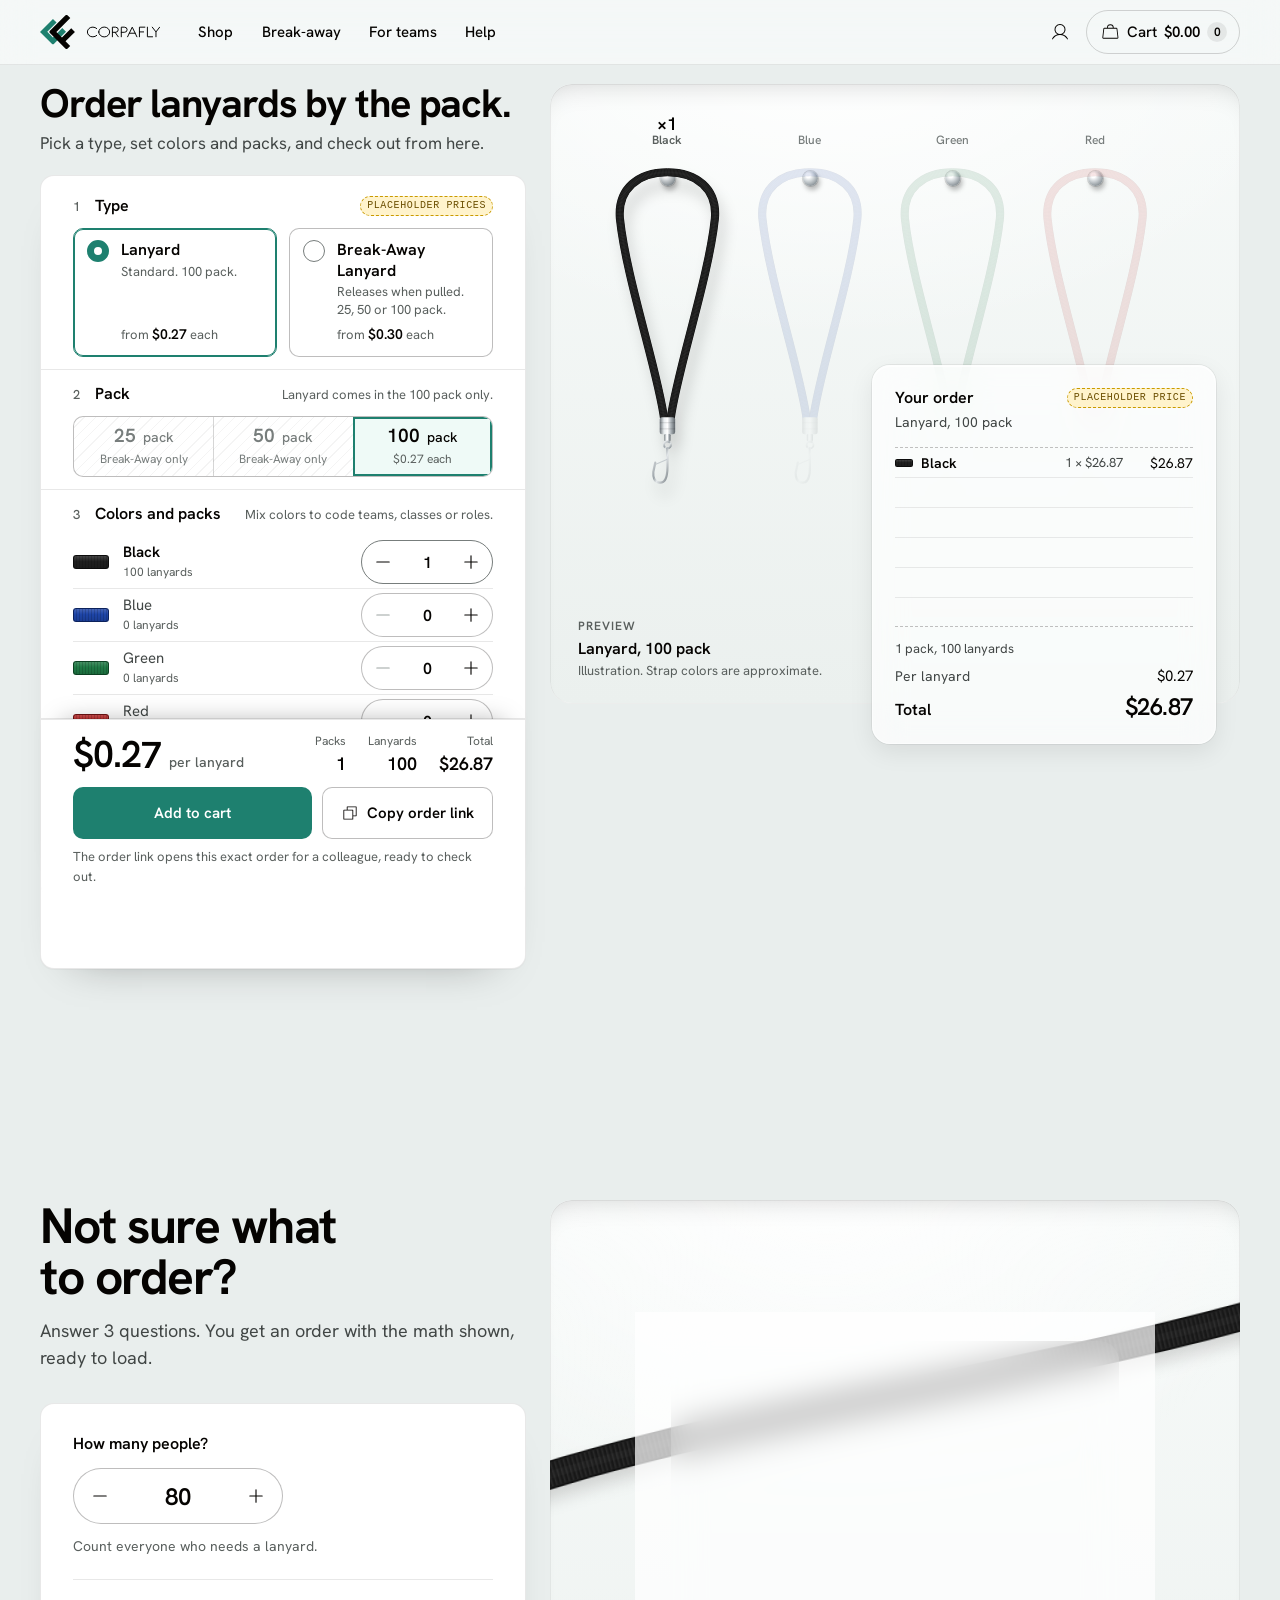
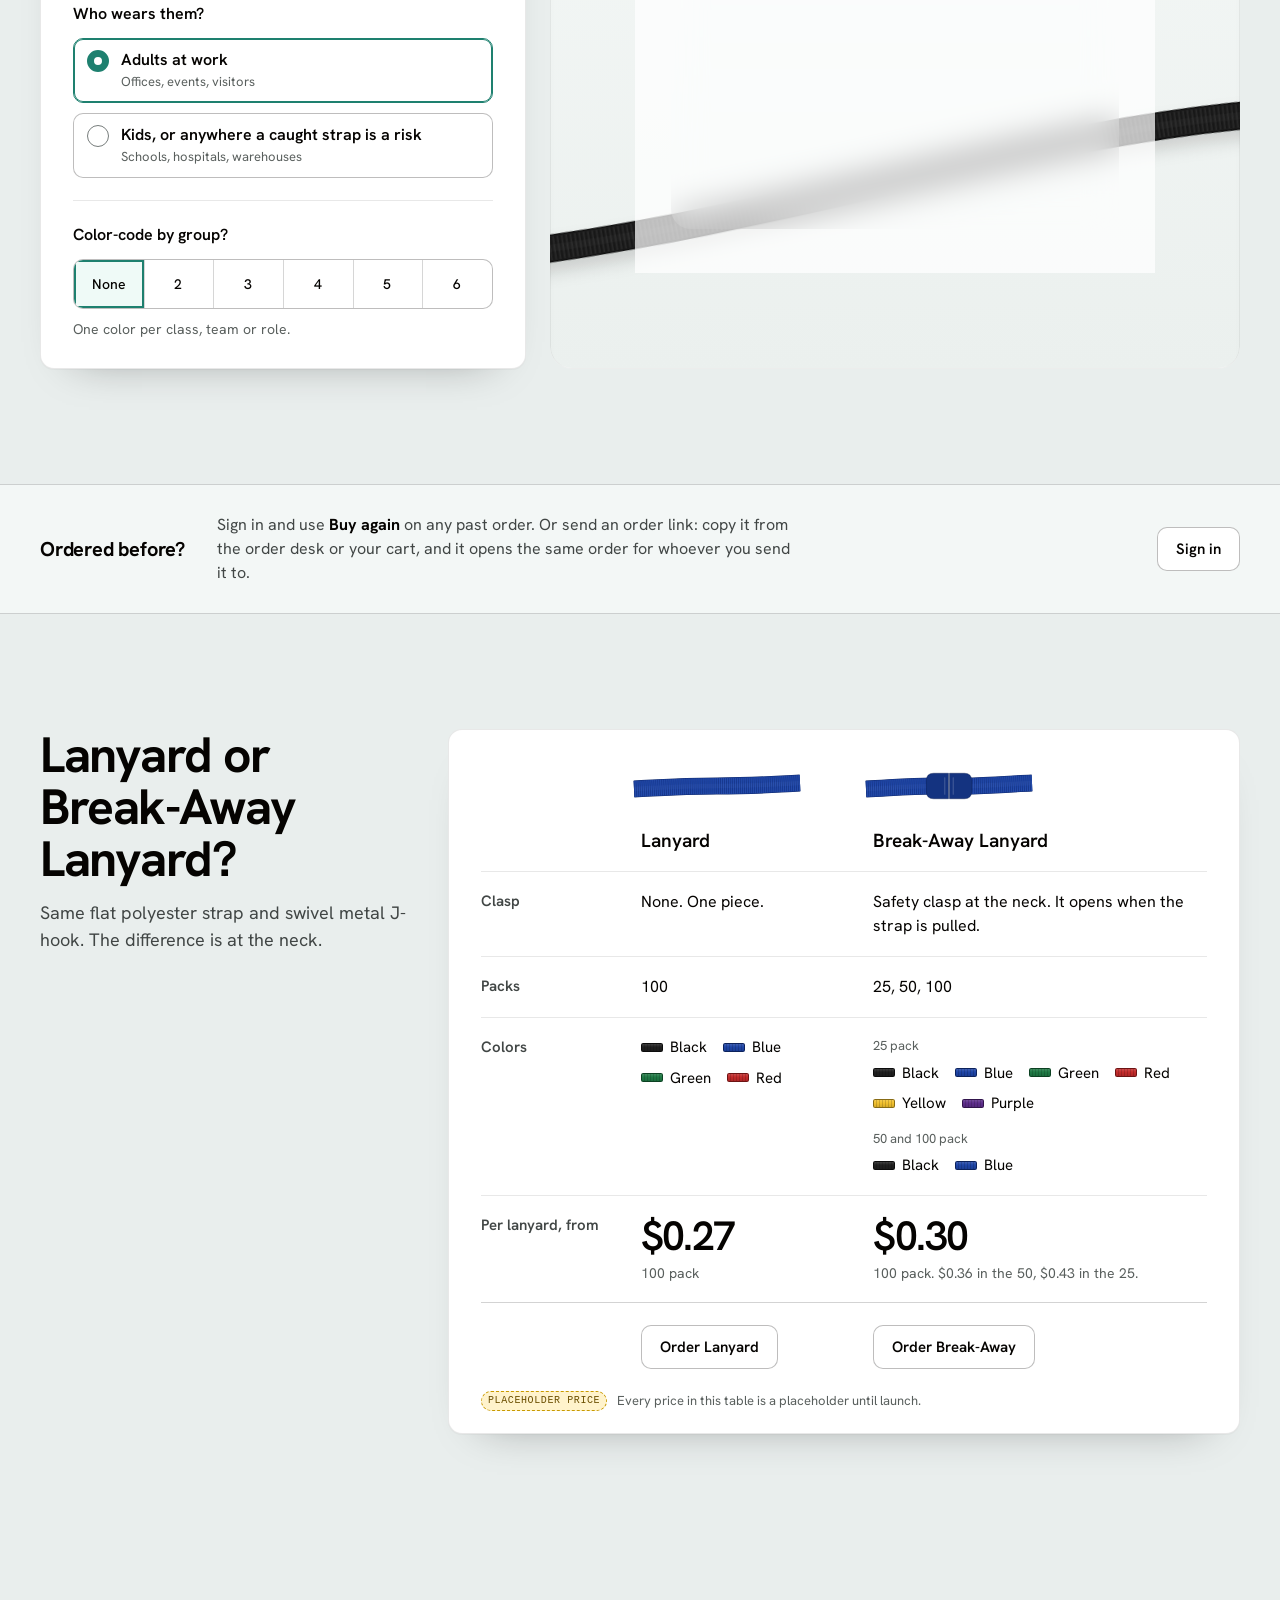
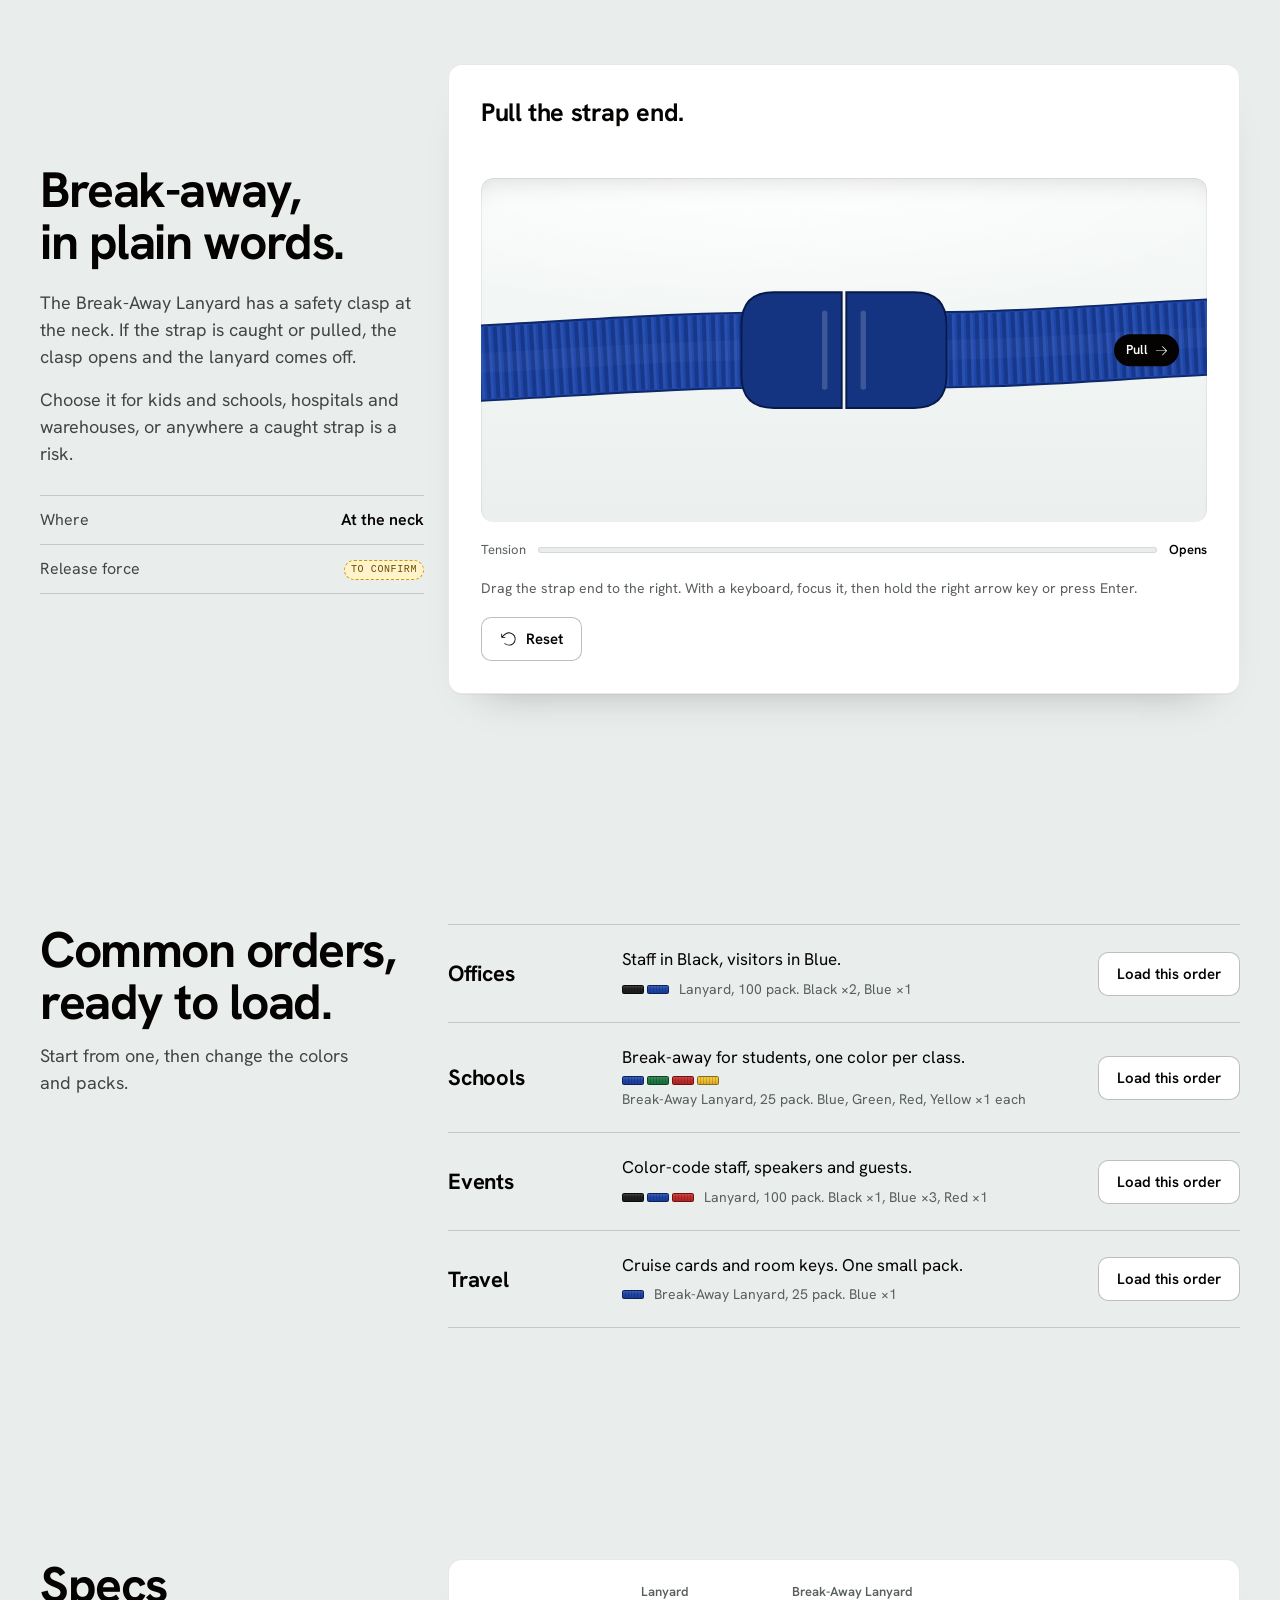
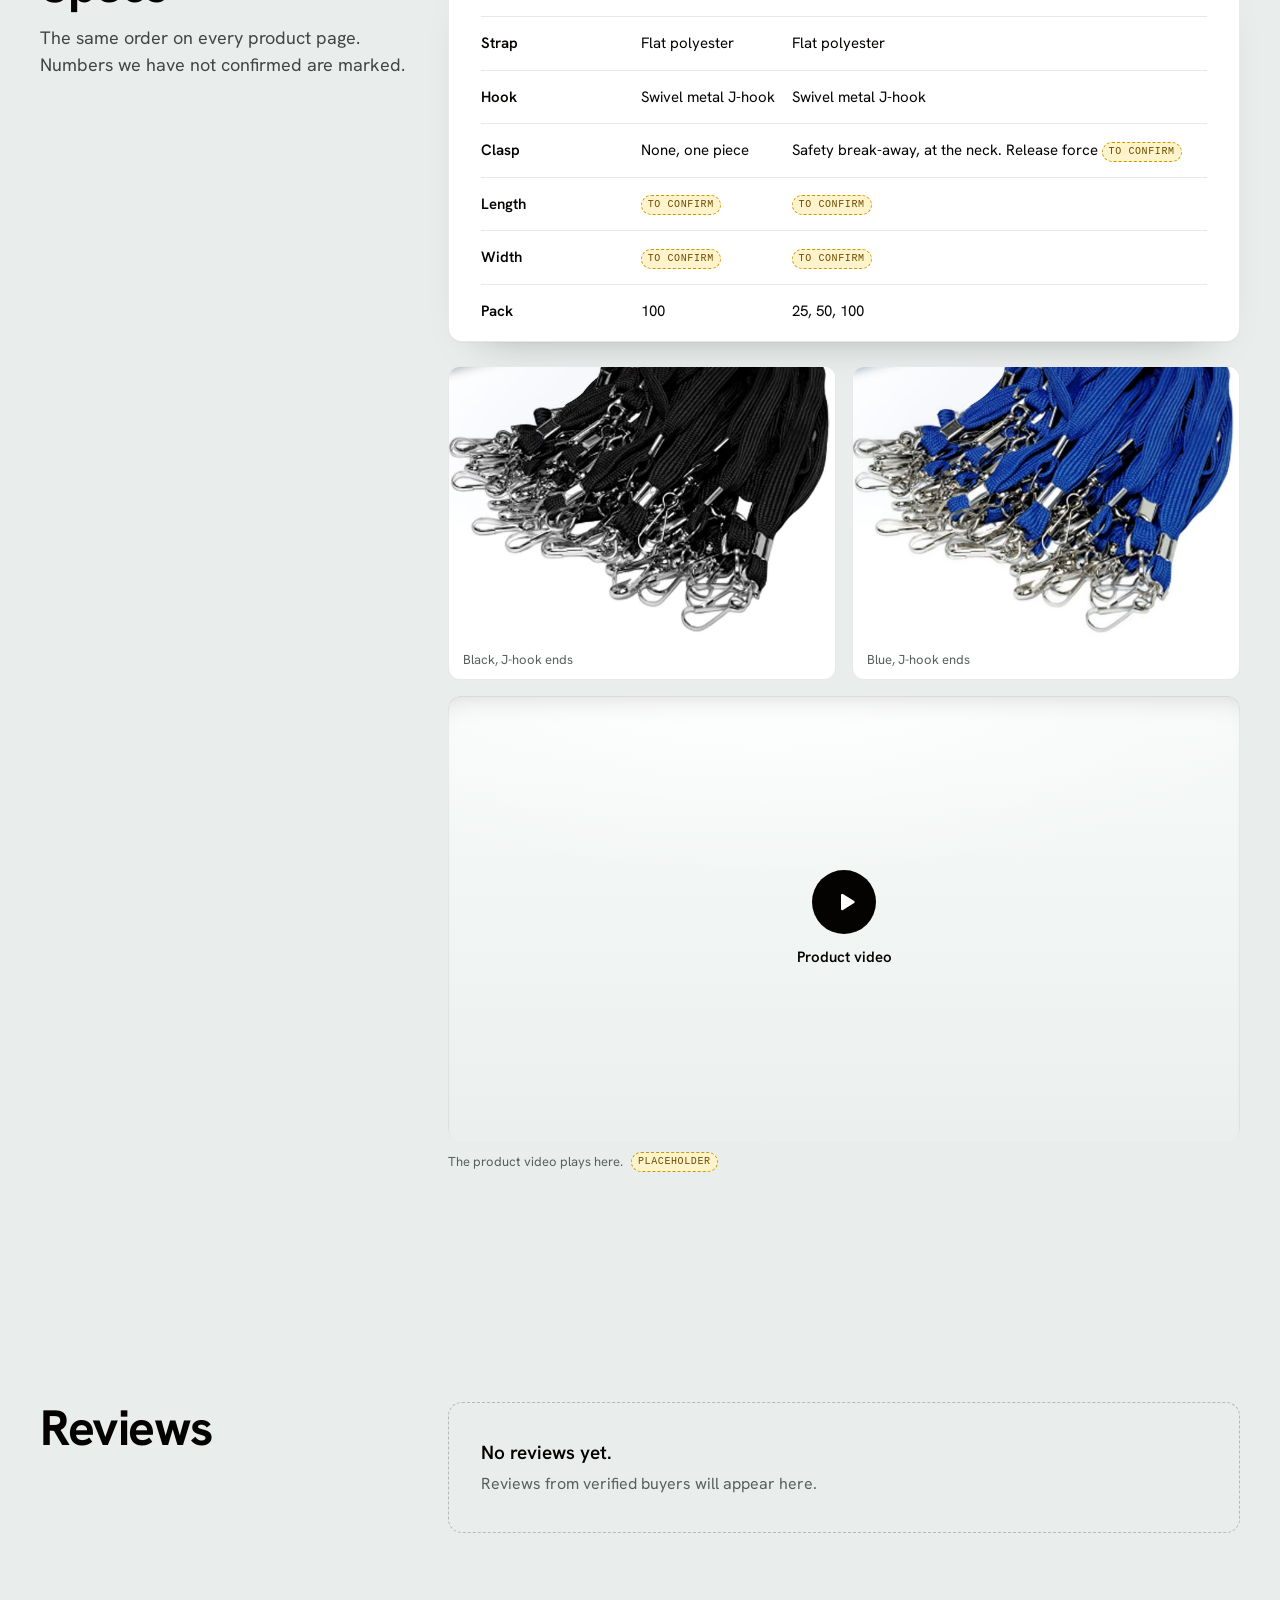
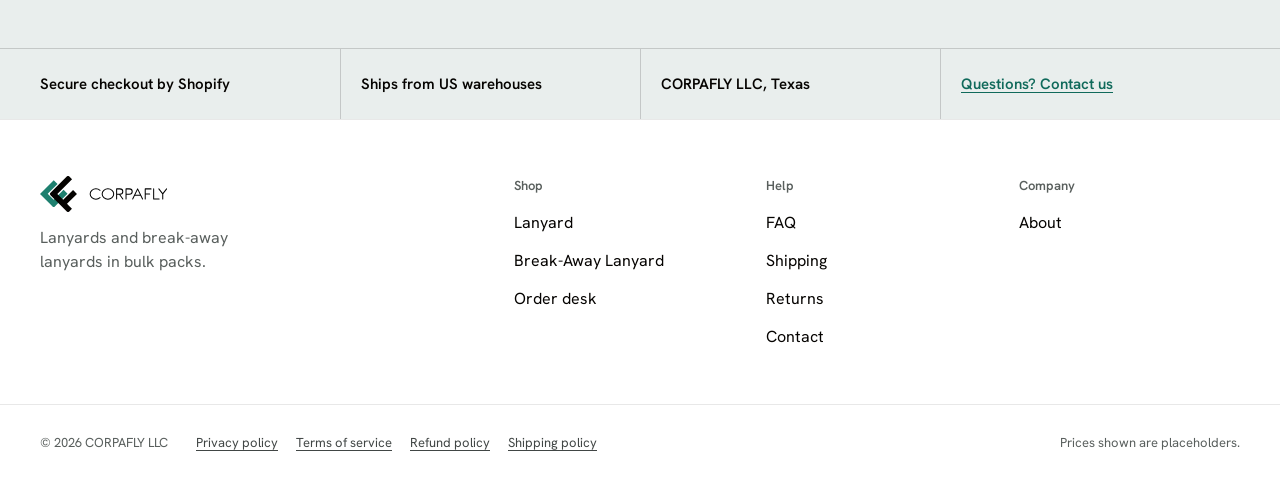
<file: prototypes/direction-c/index.html>
<!doctype html>
<html lang="en">
<head>
<meta charset="utf-8">
<meta name="viewport" content="width=device-width, initial-scale=1, viewport-fit=cover">
<title>Order lanyards by the pack | Corpafly</title>
<meta name="description" content="Order lanyards and break-away lanyards by the pack. Set colors and pack counts, see the price per lanyard, and check out.">
<meta name="theme-color" content="#E9EEED">
<link rel="icon" href="../../brand/logo/favicon.svg" type="image/svg+xml">
<link rel="icon" href="../../brand/logo/favicon-32.png" sizes="32x32" type="image/png">
<link rel="apple-touch-icon" href="../../brand/logo/apple-touch-icon.png">
<!-- One face for everything: Hanken Grotesk (variable). Preloaded because it sets the first screen. -->
<link rel="preload" href="../shared/fonts/hanken-grotesk.woff2" as="font" type="font/woff2" crossorigin>
<link rel="stylesheet" href="../shared/fonts/fonts.css">
<link rel="stylesheet" href="../shared/tokens.css">
<link rel="stylesheet" href="../shared/lanyard.css">
<link rel="stylesheet" href="styles.css">
<script type="module" src="main.js"></script>
</head>
<body>
<a class="skip-link" href="#order">Skip to the order desk</a>

<!-- ============ Header: glass chrome with a running cart total ============ -->
<header class="hdr glass" id="top">
  <div class="hdr__in wrap">
    <a class="hdr__logo" href="#top"><img src="../../brand/logo/corpafly-lockup-small.svg" alt="Corpafly home" width="120" height="34"></a>
    <nav class="hdr__nav" aria-label="Main">
      <ul>
        <li><a href="#order">Shop</a></li>
        <li><a href="#break-away"><span class="nb">Break-away</span></a></li>
        <li><a href="#use-cases">For teams</a></li>
        <li><a href="#help">Help</a></li>
      </ul>
    </nav>
    <div class="hdr__tools">
      <a class="icon-btn hdr__account" href="#reorder" aria-label="Account and past orders">
        <svg class="icon" aria-hidden="true"><use href="../shared/icons.svg#i-user"/></svg>
      </a>
      <button class="hdr__cart" id="cart-open" type="button" aria-haspopup="dialog" aria-controls="cart" aria-describedby="cart-state">
        <svg class="icon" aria-hidden="true"><use href="../shared/icons.svg#i-bag"/></svg>
        <span class="hdr__cart-word">Cart</span>
        <span class="hdr__cart-total num" data-roll="cart">$0.00</span>
        <span class="hdr__cart-count num" id="cart-count" aria-hidden="true">0</span>
      </button>
      <span class="visually-hidden" id="cart-state">Empty</span>
      <button class="icon-btn hdr__menu" id="menu-btn" type="button" aria-expanded="false" aria-controls="menu">
        <svg class="icon" aria-hidden="true"><use href="../shared/icons.svg#i-menu"/></svg>
        <span class="visually-hidden">Menu</span>
      </button>
    </div>
  </div>
  <nav class="menu" id="menu" aria-label="Menu" hidden>
    <ul class="wrap">
      <li><a href="#order">Shop</a></li>
      <li><a href="#break-away"><span class="nb">Break-away</span></a></li>
      <li><a href="#use-cases">For teams</a></li>
      <li><a href="#help">Help</a></li>
      <li><a href="#reorder">Account and past orders</a></li>
    </ul>
  </nav>
</header>

<main id="main">

  <!-- ============ The order desk (first screen) ============ -->
  <section class="desk-hero" id="order" aria-labelledby="order-title">
    <div class="wrap desk-hero__grid">

      <div class="desk-hero__left">
        <h1 class="display" id="order-title" tabindex="-1">Order lanyards by the pack.</h1>
        <p class="lede">Pick a type, set colors and packs, and check out from here.</p>

        <form class="sheet builder" id="builder" aria-label="Order builder" novalidate>
          <span class="ph-tag builder__ph">Placeholder prices</span>

          <fieldset class="step">
            <legend class="step__title"><span class="step__no num" aria-hidden="true">1</span>Type</legend>
            <div class="types">
              <label class="opt-card">
                <input type="radio" name="type" value="standard" checked>
                <span class="opt-card__name">Lanyard</span>
                <span class="opt-card__desc">Standard. 100 pack.</span>
                <span class="opt-card__from">from <b class="num">$0.27</b> each</span>
                <span class="opt-card__art" aria-hidden="true"></span>
              </label>
              <label class="opt-card">
                <input type="radio" name="type" value="breakaway">
                <span class="opt-card__name"><span class="nb">Break-Away</span> Lanyard</span>
                <span class="opt-card__desc">Releases when pulled. 25, 50 or 100 pack.</span>
                <span class="opt-card__from">from <b class="num">$0.30</b> each</span>
                <span class="opt-card__art opt-card__art--clasp" aria-hidden="true"></span>
              </label>
            </div>
          </fieldset>

          <fieldset class="step">
            <legend class="step__title"><span class="step__no num" aria-hidden="true">2</span>Pack<span class="step__aside" id="pack-note">Lanyard comes in the 100 pack only.</span></legend>
            <div class="seg seg--packs">
              <label class="seg__opt">
                <input type="radio" name="pack" value="25" disabled>
                <span class="seg__main"><b class="num">25</b> pack</span>
                <span class="seg__sub">Break-Away only</span>
              </label>
              <label class="seg__opt">
                <input type="radio" name="pack" value="50" disabled>
                <span class="seg__main"><b class="num">50</b> pack</span>
                <span class="seg__sub">Break-Away only</span>
              </label>
              <label class="seg__opt">
                <input type="radio" name="pack" value="100" checked>
                <span class="seg__main"><b class="num">100</b> pack</span>
                <span class="seg__sub"><span class="num">$0.27</span> each</span>
              </label>
            </div>
          </fieldset>

          <fieldset class="step">
            <legend class="step__title"><span class="step__no num" aria-hidden="true">3</span>Colors and packs<span class="step__aside">Mix colors to code teams, classes or roles.</span></legend>
            <p class="notice" id="color-notice" role="status"></p>
            <ul class="rows" id="rows">
              <li class="row is-on" data-color="black" style="--strap:#1F1F1F">
                <span class="chip" aria-hidden="true"></span>
                <span class="row__text"><span class="row__name">Black</span><span class="row__meta num">100 lanyards</span></span>
                <div class="stepper">
                  <button type="button" class="stepper__btn" data-step="-1" aria-label="Fewer Black packs"><svg class="icon" aria-hidden="true"><use href="../shared/icons.svg#i-minus"/></svg></button>
                  <input class="stepper__val num" type="text" inputmode="numeric" autocomplete="off" value="1" aria-label="Black, packs" role="spinbutton" aria-valuemin="0" aria-valuemax="999" aria-valuenow="1">
                  <button type="button" class="stepper__btn" data-step="1" aria-label="More Black packs"><svg class="icon" aria-hidden="true"><use href="../shared/icons.svg#i-plus"/></svg></button>
                </div>
              </li>
              <li class="row" data-color="blue" style="--strap:#1E45A8">
                <span class="chip" aria-hidden="true"></span>
                <span class="row__text"><span class="row__name">Blue</span><span class="row__meta num">0 lanyards</span></span>
                <div class="stepper">
                  <button type="button" class="stepper__btn" data-step="-1" aria-label="Fewer Blue packs" aria-disabled="true"><svg class="icon" aria-hidden="true"><use href="../shared/icons.svg#i-minus"/></svg></button>
                  <input class="stepper__val num" type="text" inputmode="numeric" autocomplete="off" value="0" aria-label="Blue, packs" role="spinbutton" aria-valuemin="0" aria-valuemax="999" aria-valuenow="0">
                  <button type="button" class="stepper__btn" data-step="1" aria-label="More Blue packs"><svg class="icon" aria-hidden="true"><use href="../shared/icons.svg#i-plus"/></svg></button>
                </div>
              </li>
              <li class="row" data-color="green" style="--strap:#1F7A45">
                <span class="chip" aria-hidden="true"></span>
                <span class="row__text"><span class="row__name">Green</span><span class="row__meta num">0 lanyards</span></span>
                <div class="stepper">
                  <button type="button" class="stepper__btn" data-step="-1" aria-label="Fewer Green packs" aria-disabled="true"><svg class="icon" aria-hidden="true"><use href="../shared/icons.svg#i-minus"/></svg></button>
                  <input class="stepper__val num" type="text" inputmode="numeric" autocomplete="off" value="0" aria-label="Green, packs" role="spinbutton" aria-valuemin="0" aria-valuemax="999" aria-valuenow="0">
                  <button type="button" class="stepper__btn" data-step="1" aria-label="More Green packs"><svg class="icon" aria-hidden="true"><use href="../shared/icons.svg#i-plus"/></svg></button>
                </div>
              </li>
              <li class="row" data-color="red" style="--strap:#C42B2B">
                <span class="chip" aria-hidden="true"></span>
                <span class="row__text"><span class="row__name">Red</span><span class="row__meta num">0 lanyards</span></span>
                <div class="stepper">
                  <button type="button" class="stepper__btn" data-step="-1" aria-label="Fewer Red packs" aria-disabled="true"><svg class="icon" aria-hidden="true"><use href="../shared/icons.svg#i-minus"/></svg></button>
                  <input class="stepper__val num" type="text" inputmode="numeric" autocomplete="off" value="0" aria-label="Red, packs" role="spinbutton" aria-valuemin="0" aria-valuemax="999" aria-valuenow="0">
                  <button type="button" class="stepper__btn" data-step="1" aria-label="More Red packs"><svg class="icon" aria-hidden="true"><use href="../shared/icons.svg#i-plus"/></svg></button>
                </div>
              </li>
            </ul>
            <button type="button" class="link-btn more-colors" id="more-colors">Yellow and Purple come in the <span class="nb">break-away</span> 25 pack</button>
          </fieldset>

          <!-- The tally pins to the bottom of the screen on desktop while the sheet scrolls (see styles.css). -->
          <div class="tally" id="tally">
            <div class="tally__main">
              <p class="tally__unit"><span class="tally__big num" data-roll="unit">$0.27</span><span class="tally__per">per lanyard</span></p>
              <dl class="tally__ledger">
                <div><dt>Packs</dt><dd class="num" data-roll="packs">1</dd></div>
                <div><dt>Lanyards</dt><dd class="num" data-roll="lanyards">100</dd></div>
                <div><dt>Total</dt><dd class="num" data-roll="total">$26.87</dd></div>
              </dl>
            </div>
            <div class="tally__actions">
              <button type="submit" class="btn btn--primary" id="add">Add to cart</button>
              <button type="button" class="btn btn--quiet" id="copy-link" aria-describedby="copy-status">
                <svg class="icon" aria-hidden="true"><use href="../shared/icons.svg#i-copy"/></svg>Copy order link
              </button>
            </div>
            <p class="tally__help" id="copy-status" role="status">The order link opens this exact order for a colleague, ready to check out.</p>
            <p class="visually-hidden" id="order-live" aria-live="polite" aria-atomic="true"></p>
          </div>
        </form>
      </div>

      <div class="desk-hero__right">
        <div class="desk niche" id="desk">
          <div class="desk__stage" id="stage" aria-hidden="true"></div>
          <p class="desk__caption">
            <span class="desk__label">Preview</span>
            <span class="desk__product" id="desk-product">Lanyard, 100 pack</span>
            <span class="desk__note">Illustration. Strap colors are approximate.</span>
          </p>

          <!-- The receipt: the main glass moment. It floats over the hanging lanyards and reads like an order ticket. -->
          <section class="ticket glass glass--text" id="ticket" aria-labelledby="ticket-title">
            <div class="ticket__head">
              <h2 class="ticket__title" id="ticket-title">Your order</h2>
              <span class="ph-tag">Placeholder price</span>
            </div>
            <p class="ticket__product" id="ticket-product">Lanyard, 100 pack</p>
            <div class="ticket__pad">
              <ol class="ticket__lines" id="ticket-lines"></ol>
              <p class="ticket__empty" id="ticket-empty" hidden>No packs yet. Set any color to 1.</p>
            </div>
            <dl class="ticket__totals">
              <div class="ticket__count"><dt class="visually-hidden">Packs and lanyards</dt><dd id="ticket-count">1 pack, 100 lanyards</dd></div>
              <div><dt>Per lanyard</dt><dd class="num" data-roll="ticket-unit">$0.27</dd></div>
              <div class="ticket__total"><dt>Total</dt><dd class="num" data-roll="ticket-total">$26.87</dd></div>
            </dl>
          </section>
        </div>
      </div>

    </div>
  </section>

  <!-- Phone and tablet: a glass summary bar while the order desk is on screen and the builder's own Add button is not. -->
  <div class="buybar glass glass--text" id="buybar">
    <div class="buybar__nums">
      <span class="buybar__total num" data-roll="bar-total">$26.87</span>
      <span class="buybar__unit"><span class="num" id="bar-unit">$0.27</span> per lanyard <span class="ph-tag">Placeholder</span></span>
    </div>
    <button type="button" class="btn btn--primary buybar__add" id="bar-add">Add to cart</button>
  </div>

  <!-- ============ Finder ============ -->
  <section class="section finder" id="finder" aria-labelledby="finder-title">
    <div class="wrap finder__grid">
      <div class="finder__intro">
        <h2 class="h2" id="finder-title">Not sure what to order?</h2>
        <p class="deck">Answer 3 questions. You get an order with the math shown, ready to load.</p>
      </div>

      <form class="sheet finder__form" id="finder-form" aria-label="Order finder" novalidate>
        <fieldset class="q">
          <legend class="q__title">How many people?</legend>
          <div class="q__body">
            <div class="stepper stepper--lg">
              <button type="button" class="stepper__btn" data-step="-10" aria-label="10 fewer people"><svg class="icon" aria-hidden="true"><use href="../shared/icons.svg#i-minus"/></svg></button>
              <input class="stepper__val num" id="people" type="text" inputmode="numeric" autocomplete="off" value="80" aria-label="Number of people" aria-describedby="people-hint" role="spinbutton" aria-valuemin="1" aria-valuemax="9999" aria-valuenow="80">
              <button type="button" class="stepper__btn" data-step="10" aria-label="10 more people"><svg class="icon" aria-hidden="true"><use href="../shared/icons.svg#i-plus"/></svg></button>
            </div>
            <p class="q__hint" id="people-hint">Count everyone who needs a lanyard.</p>
          </div>
        </fieldset>

        <fieldset class="q">
          <legend class="q__title">Who wears them?</legend>
          <div class="choice">
            <label class="opt-card">
              <input type="radio" name="wear" value="work" checked>
              <span class="opt-card__name">Adults at work</span>
              <span class="opt-card__desc">Offices, events, visitors</span>
            </label>
            <label class="opt-card">
              <input type="radio" name="wear" value="safety">
              <span class="opt-card__name">Kids, or anywhere a caught strap is a risk</span>
              <span class="opt-card__desc">Schools, hospitals, warehouses</span>
            </label>
          </div>
        </fieldset>

        <fieldset class="q">
          <legend class="q__title">Color-code by group?</legend>
          <div class="seg seg--groups">
            <label class="seg__opt"><input type="radio" name="groups" value="0" checked><span class="seg__main">None</span></label>
            <label class="seg__opt"><input type="radio" name="groups" value="2"><span class="seg__main num">2</span></label>
            <label class="seg__opt"><input type="radio" name="groups" value="3"><span class="seg__main num">3</span></label>
            <label class="seg__opt"><input type="radio" name="groups" value="4"><span class="seg__main num">4</span></label>
            <label class="seg__opt"><input type="radio" name="groups" value="5"><span class="seg__main num">5</span></label>
            <label class="seg__opt"><input type="radio" name="groups" value="6"><span class="seg__main num">6</span></label>
          </div>
          <p class="q__hint">One color per class, team or role.</p>
        </fieldset>
      </form>

      <div class="finder__result niche">
        <div class="finder__strands" id="finder-strands" aria-hidden="true"></div>
        <section class="result glass glass--text" aria-labelledby="result-title">
          <div class="result__head">
            <h3 class="result__label" id="result-title">Suggested order</h3>
            <span class="ph-tag">Placeholder price</span>
          </div>
          <div class="result__body" id="result-body" aria-live="polite">
            <p class="result__order"><span class="num">1 ×</span> Lanyard, 100 pack</p>
            <p class="result__colors">in Black</p>
            <dl class="result__facts">
              <div><dt>Lanyards</dt><dd><span class="num">100</span> for 80 people, <span class="num">20</span> spare</dd></div>
              <div><dt>Per lanyard</dt><dd class="num">$0.27</dd></div>
              <div><dt>Total</dt><dd class="num result__total">$26.87</dd></div>
            </dl>
            <p class="result__why">The standard Lanyard, in 100 packs rounded up to cover 80 people.</p>
            <p class="result__alt">Also fits: 1 × <span class="nb">Break-Away</span> Lanyard, 100 pack. $29.87, 20 spare.</p>
          </div>
          <button type="button" class="btn btn--primary result__use" id="use-rec">
            Use this order<svg class="icon" aria-hidden="true"><use href="../shared/icons.svg#i-arrow-right"/></svg>
          </button>
        </section>
      </div>
    </div>
  </section>

  <!-- ============ Reorder strip ============ -->
  <section class="reorder" id="reorder" aria-labelledby="reorder-title">
    <div class="wrap reorder__in">
      <h2 class="reorder__title" id="reorder-title">Ordered before?</h2>
      <p class="reorder__text">Sign in and use <b>Buy again</b> on any past order. Or send an order link: copy it from the order desk or your cart, and it opens the same order for whoever you send it to.</p>
      <a class="btn btn--quiet reorder__btn" href="#signin">Sign in</a>
    </div>
  </section>

  <!-- ============ Compare ============ -->
  <section class="section compare" id="range" aria-labelledby="compare-title">
    <div class="wrap split">
      <header class="split__head">
        <h2 class="h2" id="compare-title">Lanyard or <span class="nb">Break-Away</span> Lanyard?</h2>
        <p class="deck">Same flat polyester strap and swivel metal J-hook. The difference is at the neck.</p>
      </header>
      <div class="sheet compare__sheet">
        <table class="compare__table" role="table">
          <caption class="visually-hidden">Lanyard and Break-Away Lanyard compared</caption>
          <thead role="rowgroup">
            <tr role="row">
              <td class="compare__corner" role="cell"></td>
              <th scope="col" role="columnheader">
                <span class="compare__art" data-art="plain"></span>
                <span class="compare__name">Lanyard</span>
              </th>
              <th scope="col" role="columnheader">
                <span class="compare__art" data-art="clasp"></span>
                <span class="compare__name"><span class="nb">Break-Away</span> Lanyard</span>
              </th>
            </tr>
          </thead>
          <tbody role="rowgroup">
            <tr role="row">
              <th scope="row" role="rowheader">Clasp</th>
              <td role="cell">None. One piece.</td>
              <td role="cell">Safety clasp at the neck. It opens when the strap is pulled.</td>
            </tr>
            <tr role="row">
              <th scope="row" role="rowheader">Packs</th>
              <td role="cell"><span class="num">100</span></td>
              <td role="cell"><span class="num">25, 50, 100</span></td>
            </tr>
            <tr role="row">
              <th scope="row" role="rowheader">Colors</th>
              <td role="cell">
                <ul class="swatches">
                  <li style="--strap:#1F1F1F"><span class="chip chip--sm" aria-hidden="true"></span>Black</li>
                  <li style="--strap:#1E45A8"><span class="chip chip--sm" aria-hidden="true"></span>Blue</li>
                  <li style="--strap:#1F7A45"><span class="chip chip--sm" aria-hidden="true"></span>Green</li>
                  <li style="--strap:#C42B2B"><span class="chip chip--sm" aria-hidden="true"></span>Red</li>
                </ul>
              </td>
              <td role="cell">
                <p class="compare__sub">25 pack</p>
                <ul class="swatches">
                  <li style="--strap:#1F1F1F"><span class="chip chip--sm" aria-hidden="true"></span>Black</li>
                  <li style="--strap:#1E45A8"><span class="chip chip--sm" aria-hidden="true"></span>Blue</li>
                  <li style="--strap:#1F7A45"><span class="chip chip--sm" aria-hidden="true"></span>Green</li>
                  <li style="--strap:#C42B2B"><span class="chip chip--sm" aria-hidden="true"></span>Red</li>
                  <li style="--strap:#F2C12E"><span class="chip chip--sm" aria-hidden="true"></span>Yellow</li>
                  <li style="--strap:#5E2D8C"><span class="chip chip--sm" aria-hidden="true"></span>Purple</li>
                </ul>
                <p class="compare__sub">50 and 100 pack</p>
                <ul class="swatches">
                  <li style="--strap:#1F1F1F"><span class="chip chip--sm" aria-hidden="true"></span>Black</li>
                  <li style="--strap:#1E45A8"><span class="chip chip--sm" aria-hidden="true"></span>Blue</li>
                </ul>
              </td>
            </tr>
            <tr role="row">
              <th scope="row" role="rowheader">Per lanyard, from</th>
              <td role="cell"><span class="compare__price num">$0.27</span><span class="compare__per">100 pack</span></td>
              <td role="cell"><span class="compare__price num">$0.30</span><span class="compare__per">100 pack. <span class="num">$0.36</span> in the 50, <span class="num">$0.43</span> in the 25.</span></td>
            </tr>
          </tbody>
          <tfoot role="rowgroup">
            <tr role="row">
              <td role="cell"></td>
              <td role="cell"><button type="button" class="btn btn--quiet" data-load="standard-100:black.1">Order Lanyard</button></td>
              <td role="cell"><button type="button" class="btn btn--quiet" data-load="breakaway-100:black.1"><span>Order <span class="nb">Break-Away</span></span></button></td>
            </tr>
          </tfoot>
        </table>
        <p class="compare__note"><span class="ph-tag">Placeholder price</span> Every price in this table is a placeholder until launch.</p>
      </div>
    </div>
  </section>

  <!-- ============ Break-away pull demo ============ -->
  <section class="section pull" id="break-away" aria-labelledby="pull-title">
    <div class="wrap pull__grid">
      <div class="pull__copy">
        <h2 class="h2" id="pull-title"><span class="nb">Break-away,</span> in plain words.</h2>
        <p>The Break-Away Lanyard has a safety clasp at the neck. If the strap is caught or pulled, the clasp opens and the lanyard comes off.</p>
        <p>Choose it for kids and schools, hospitals and warehouses, or anywhere a caught strap is a risk.</p>
        <dl class="pull__facts">
          <div><dt>Where</dt><dd>At the neck</dd></div>
          <div><dt>Release force</dt><dd><span class="ph-tag">To confirm</span></dd></div>
        </dl>
      </div>

      <div class="sheet pull__bench" id="pull">
        <p class="pull__caption" id="pull-caption" aria-live="polite">Pull the strap end.</p>
        <div class="pull__stage niche">
          <div class="pull__art" id="pull-art" style="--strap:#1E45A8"></div>
          <div class="pull__handle" id="pull-handle" role="slider" tabindex="0" aria-label="Strap end" aria-describedby="pull-help" aria-valuemin="0" aria-valuemax="100" aria-valuenow="0" aria-valuetext="Not pulled">
            <span class="pull__hint" aria-hidden="true">Pull<svg class="icon"><use href="../shared/icons.svg#i-arrow-right"/></svg></span>
          </div>
        </div>
        <div class="pull__gauge" aria-hidden="true">
          <span class="pull__gauge-label">Tension</span>
          <span class="pull__track"><span class="pull__fill" id="pull-fill"></span></span>
          <span class="pull__gauge-mark">Opens</span>
        </div>
        <p class="pull__help" id="pull-help">Drag the strap end to the right. With a keyboard, focus it, then hold the right arrow key or press Enter.</p>
        <!-- Reduced motion: two still states instead of the drag. -->
        <div class="seg seg--states" id="pull-states" role="radiogroup" aria-label="Clasp state">
          <label class="seg__opt"><input type="radio" name="pull-state" value="before" checked><span class="seg__main">Before</span></label>
          <label class="seg__opt"><input type="radio" name="pull-state" value="after"><span class="seg__main">After</span></label>
        </div>
        <button type="button" class="btn btn--quiet pull__reset" id="pull-reset">
          <svg class="icon" aria-hidden="true"><use href="../shared/icons.svg#i-arrow-counter"/></svg>Reset
        </button>
      </div>
    </div>
  </section>

  <!-- ============ Use cases ============ -->
  <section class="section uses" id="use-cases" aria-labelledby="uses-title">
    <div class="wrap split">
      <header class="split__head">
        <h2 class="h2" id="uses-title">Common orders, ready to load.</h2>
        <p class="deck">Start from one, then change the colors and packs.</p>
      </header>
      <ul class="uses__list">
        <li class="use">
          <h3 class="use__name">Offices</h3>
          <p class="use__line">Staff in Black, visitors in Blue.</p>
          <p class="use__spec"><span class="use__chips"><span class="chip chip--sm" style="--strap:#1F1F1F"></span><span class="chip chip--sm" style="--strap:#1E45A8"></span></span><span>Lanyard, 100 pack. Black <span class="num">×2</span>, Blue <span class="num">×1</span></span></p>
          <button type="button" class="btn btn--quiet use__btn" data-load="standard-100:black.2,blue.1">Load this order<span class="visually-hidden">: Offices</span></button>
        </li>
        <li class="use">
          <h3 class="use__name">Schools</h3>
          <p class="use__line">Break-away for students, one color per class.</p>
          <p class="use__spec"><span class="use__chips"><span class="chip chip--sm" style="--strap:#1E45A8"></span><span class="chip chip--sm" style="--strap:#1F7A45"></span><span class="chip chip--sm" style="--strap:#C42B2B"></span><span class="chip chip--sm" style="--strap:#F2C12E"></span></span><span><span class="nb">Break-Away</span> Lanyard, 25 pack. Blue, Green, Red, Yellow <span class="num">×1</span> each</span></p>
          <button type="button" class="btn btn--quiet use__btn" data-load="breakaway-25:blue.1,green.1,red.1,yellow.1">Load this order<span class="visually-hidden">: Schools</span></button>
        </li>
        <li class="use">
          <h3 class="use__name">Events</h3>
          <p class="use__line">Color-code staff, speakers and guests.</p>
          <p class="use__spec"><span class="use__chips"><span class="chip chip--sm" style="--strap:#1F1F1F"></span><span class="chip chip--sm" style="--strap:#1E45A8"></span><span class="chip chip--sm" style="--strap:#C42B2B"></span></span><span>Lanyard, 100 pack. Black <span class="num">×1</span>, Blue <span class="num">×3</span>, Red <span class="num">×1</span></span></p>
          <button type="button" class="btn btn--quiet use__btn" data-load="standard-100:black.1,blue.3,red.1">Load this order<span class="visually-hidden">: Events</span></button>
        </li>
        <li class="use">
          <h3 class="use__name">Travel</h3>
          <p class="use__line">Cruise cards and room keys. One small pack.</p>
          <p class="use__spec"><span class="use__chips"><span class="chip chip--sm" style="--strap:#1E45A8"></span></span><span><span class="nb">Break-Away</span> Lanyard, 25 pack. Blue <span class="num">×1</span></span></p>
          <button type="button" class="btn btn--quiet use__btn" data-load="breakaway-25:blue.1">Load this order<span class="visually-hidden">: Travel</span></button>
        </li>
      </ul>
    </div>
  </section>

  <!-- ============ Specs and video ============ -->
  <section class="section specs" id="specs" aria-labelledby="specs-title">
    <div class="wrap split">
      <header class="split__head">
        <h2 class="h2" id="specs-title">Specs</h2>
        <p class="deck">The same order on every product page. Numbers we have not confirmed are marked.</p>
      </header>
      <div class="specs__body">
        <div class="sheet specs__sheet">
          <table class="spec-table">
            <caption class="visually-hidden">Specs for both lanyards</caption>
            <thead>
              <tr><td></td><th scope="col">Lanyard</th><th scope="col"><span class="nb">Break-Away</span> Lanyard</th></tr>
            </thead>
            <tbody>
              <tr><th scope="row">Strap</th><td>Flat polyester</td><td>Flat polyester</td></tr>
              <tr><th scope="row">Hook</th><td>Swivel metal J-hook</td><td>Swivel metal J-hook</td></tr>
              <tr><th scope="row">Clasp</th><td>None, one piece</td><td>Safety break-away, at the neck. Release force <span class="ph-tag">To confirm</span></td></tr>
              <tr><th scope="row">Length</th><td><span class="ph-tag">To confirm</span></td><td><span class="ph-tag">To confirm</span></td></tr>
              <tr><th scope="row">Width</th><td><span class="ph-tag">To confirm</span></td><td><span class="ph-tag">To confirm</span></td></tr>
              <tr><th scope="row">Pack</th><td><span class="num">100</span></td><td><span class="num">25, 50, 100</span></td></tr>
            </tbody>
          </table>
        </div>
        <div class="specs__media">
          <figure class="photo">
            <picture>
              <source type="image/avif" srcset="../../brand/assets/web/hooks-black-640.avif 640w, ../../brand/assets/web/hooks-black.avif 1020w" sizes="(min-width: 1100px) 300px, (min-width: 700px) 45vw, 92vw">
              <img src="../../brand/assets/web/hooks-black-640.webp" srcset="../../brand/assets/web/hooks-black-640.webp 640w, ../../brand/assets/web/hooks-black.webp 1020w" sizes="(min-width: 1100px) 300px, (min-width: 700px) 45vw, 92vw" width="640" height="452" fetchpriority="low" alt="A bundle of black lanyards with swivel metal J-hooks.">
            </picture>
            <figcaption>Black, J-hook ends</figcaption>
          </figure>
          <figure class="photo">
            <picture>
              <source type="image/avif" srcset="../../brand/assets/web/hooks-blue-640.avif 640w, ../../brand/assets/web/hooks-blue.avif 1020w" sizes="(min-width: 1100px) 300px, (min-width: 700px) 45vw, 92vw">
              <img src="../../brand/assets/web/hooks-blue-640.webp" srcset="../../brand/assets/web/hooks-blue-640.webp 640w, ../../brand/assets/web/hooks-blue.webp 1020w" sizes="(min-width: 1100px) 300px, (min-width: 700px) 45vw, 92vw" width="640" height="452" fetchpriority="low" alt="A bundle of blue lanyards with swivel metal J-hooks.">
            </picture>
            <figcaption>Blue, J-hook ends</figcaption>
          </figure>
          <figure class="video">
            <div class="video__frame niche">
              <svg class="icon video__play" aria-hidden="true"><use href="../shared/icons.svg#i-play"/></svg>
              <span class="video__label">Product video</span>
            </div>
            <figcaption>The product video plays here. <span class="ph-tag">Placeholder</span></figcaption>
          </figure>
        </div>
      </div>
    </div>
  </section>

  <!-- ============ Reviews (empty state) ============ -->
  <section class="section reviews" id="reviews" aria-labelledby="reviews-title">
    <div class="wrap split">
      <header class="split__head">
        <h2 class="h2" id="reviews-title">Reviews</h2>
      </header>
      <div class="empty">
        <p class="empty__title">No reviews yet.</p>
        <p>Reviews from verified buyers will appear here.</p>
      </div>
    </div>
  </section>

  <!-- ============ Trust row: checkable facts only ============ -->
  <section class="trust" aria-label="Store facts">
    <ul class="wrap trust__list">
      <li>Secure checkout by Shopify</li>
      <li>Ships from US warehouses</li>
      <li>CORPAFLY LLC, Texas</li>
      <li><a href="#help">Questions? Contact us</a></li>
    </ul>
  </section>
</main>

<footer class="ftr" id="help">
  <div class="wrap ftr__grid">
    <div class="ftr__brand">
      <img src="../../brand/logo/corpafly-lockup-small.svg" alt="Corpafly" width="127" height="36" loading="lazy">
      <p>Lanyards and break-away lanyards in bulk packs.</p>
    </div>
    <nav class="ftr__col" aria-labelledby="ftr-shop">
      <h2 id="ftr-shop">Shop</h2>
      <ul>
        <li><a href="#range">Lanyard</a></li>
        <li><a href="#break-away"><span class="nb">Break-Away</span> Lanyard</a></li>
        <li><a href="#order">Order desk</a></li>
      </ul>
    </nav>
    <nav class="ftr__col" aria-labelledby="ftr-help">
      <h2 id="ftr-help">Help</h2>
      <ul>
        <li><a href="#faq">FAQ</a></li>
        <li><a href="#shipping">Shipping</a></li>
        <li><a href="#returns">Returns</a></li>
        <li><a href="#contact">Contact</a></li>
      </ul>
    </nav>
    <nav class="ftr__col" aria-labelledby="ftr-company">
      <h2 id="ftr-company">Company</h2>
      <ul>
        <li><a href="#about">About</a></li>
      </ul>
    </nav>
  </div>
  <div class="wrap ftr__base">
    <p>&copy; 2026 CORPAFLY LLC</p>
    <ul class="ftr__policies">
      <li><a href="#privacy">Privacy policy</a></li>
      <li><a href="#terms">Terms of service</a></li>
      <li><a href="#refunds">Refund policy</a></li>
      <li><a href="#shipping-policy">Shipping policy</a></li>
    </ul>
    <p class="ftr__note">Prices shown are placeholders.</p>
  </div>
</footer>

<!-- ============ Cart drawer (glass) ============ -->
<dialog class="drawer glass glass--text" id="cart" aria-labelledby="cart-title">
  <div class="drawer__in">
    <div class="drawer__head">
      <h2 class="drawer__title" id="cart-title">Cart</h2>
      <button type="button" class="icon-btn" data-close aria-label="Close cart">
        <svg class="icon" aria-hidden="true"><use href="../shared/icons.svg#i-close"/></svg>
      </button>
    </div>
    <p class="drawer__sum" id="cart-sum">Empty</p>
    <p class="visually-hidden" id="cart-live" aria-live="polite" aria-atomic="true"></p>
    <ul class="drawer__lines" id="cart-lines"></ul>
    <p class="drawer__empty" id="cart-empty">Your cart is empty. Build an order on the order desk.</p>
    <div class="drawer__foot">
      <dl class="drawer__subtotal"><dt>Subtotal</dt><dd class="num" id="cart-subtotal">$0.00</dd></dl>
      <p class="drawer__fine">Shipping calculated at checkout. <span class="ph-tag">Placeholder price</span></p>
      <a class="btn btn--primary btn--block" id="checkout" href="#checkout">Check out</a>
      <button type="button" class="btn btn--quiet btn--block" id="cart-copy">
        <svg class="icon" aria-hidden="true"><use href="../shared/icons.svg#i-copy"/></svg>Copy reorder link
      </button>
      <p class="drawer__status" id="cart-status" role="status">Secure checkout by Shopify.</p>
    </div>
  </div>
</dialog>
</body>
</html>
</file>
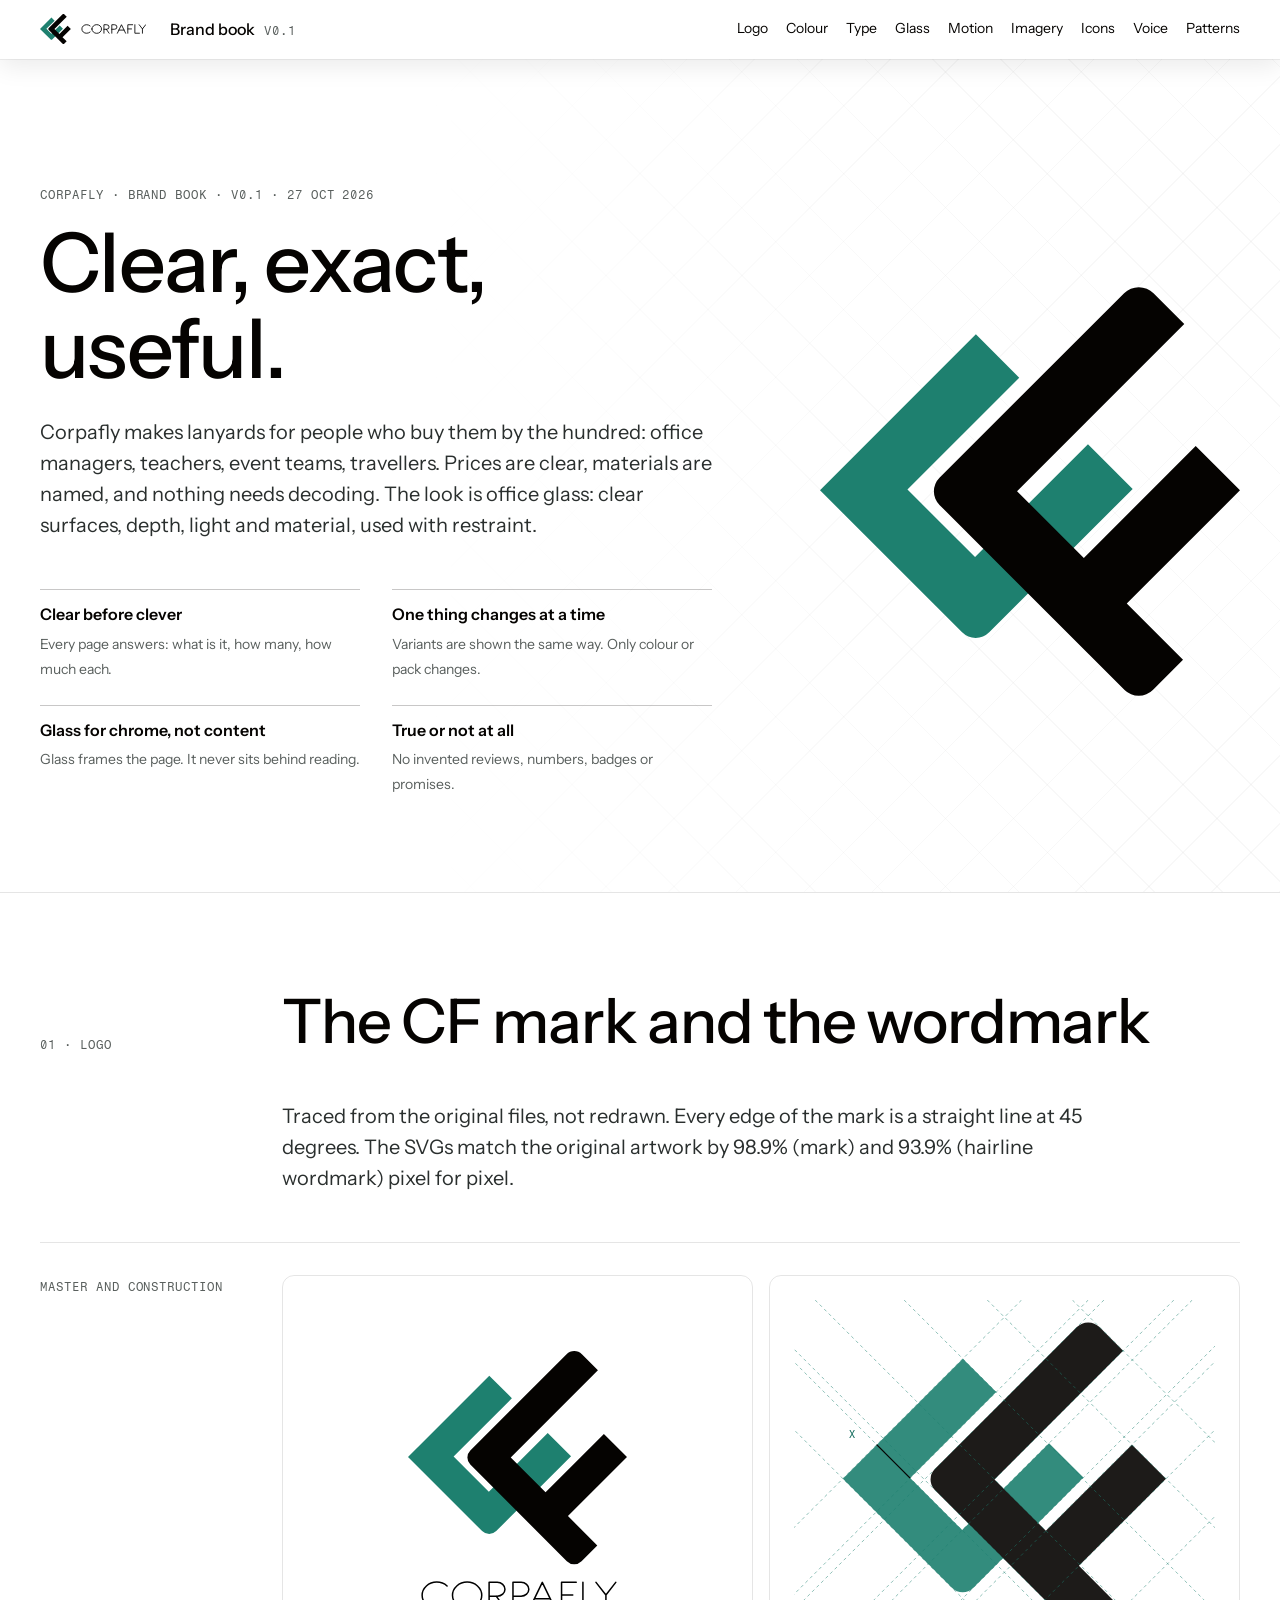
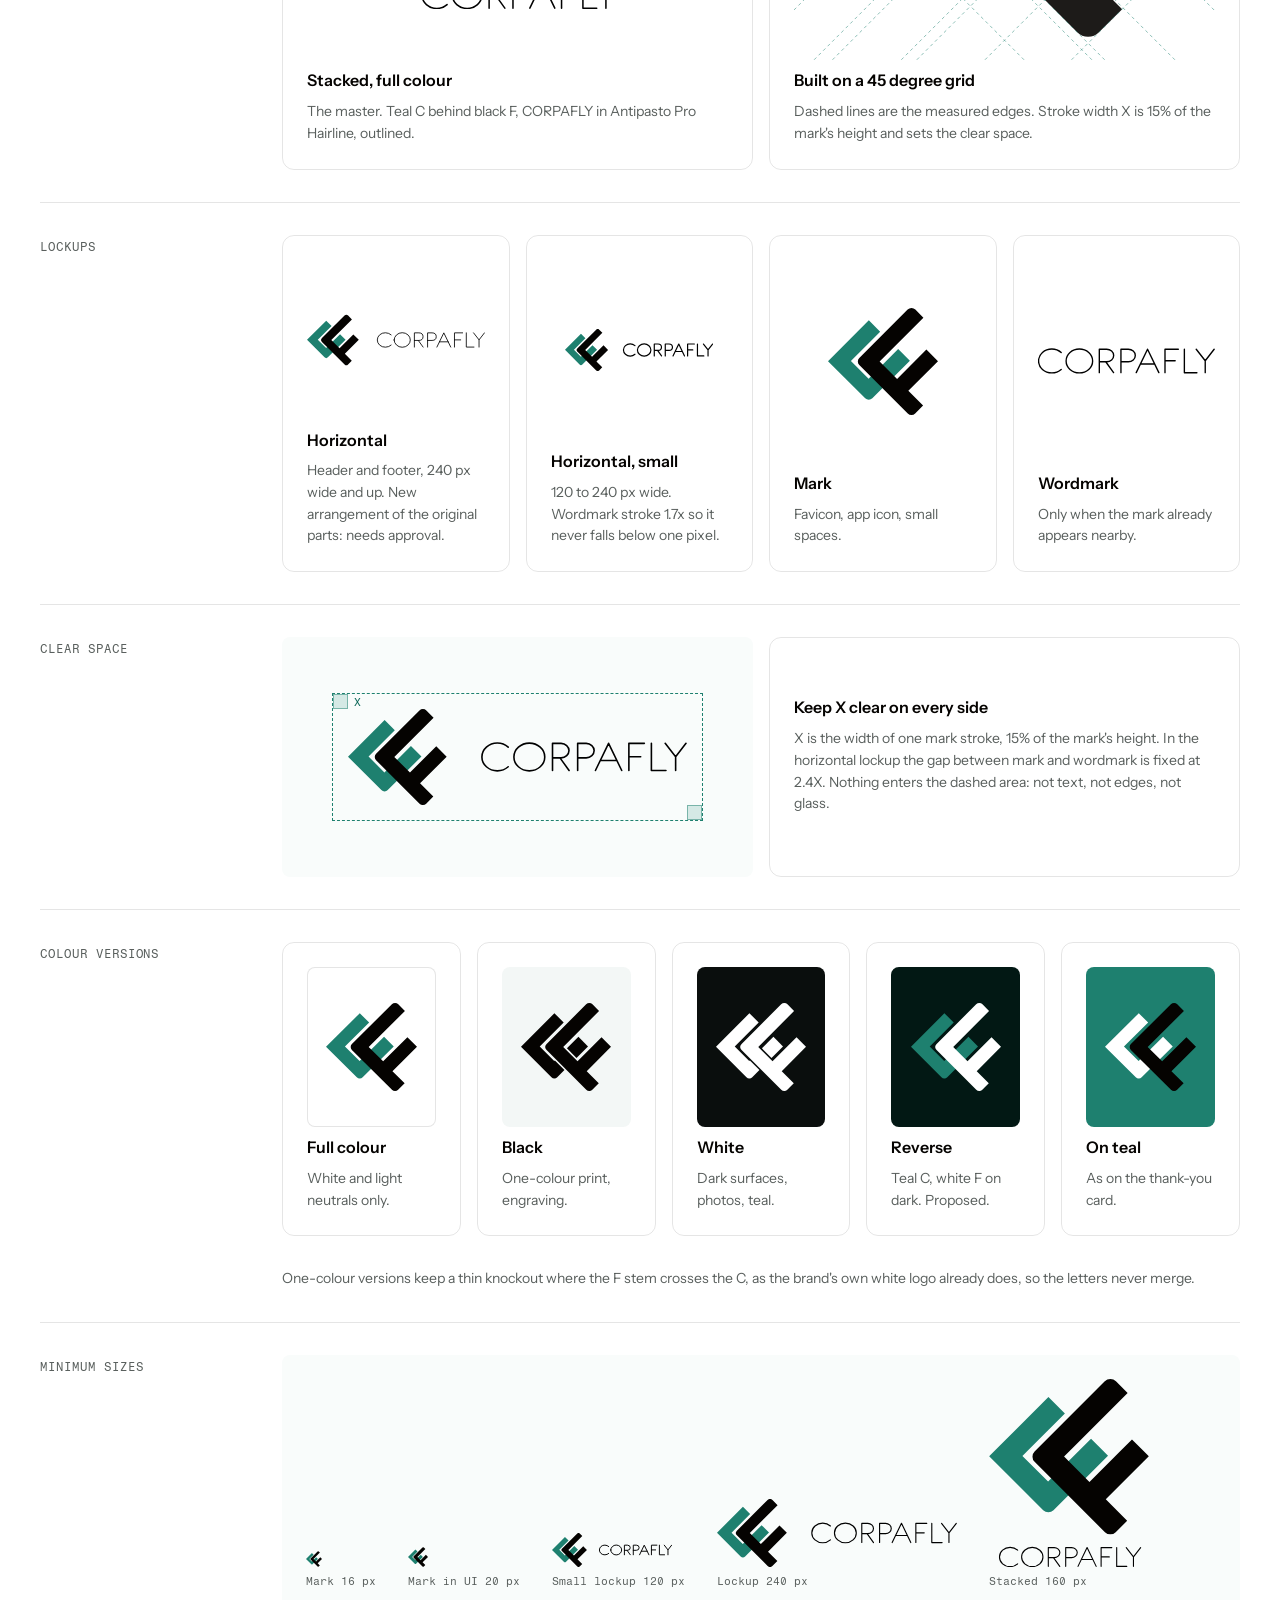
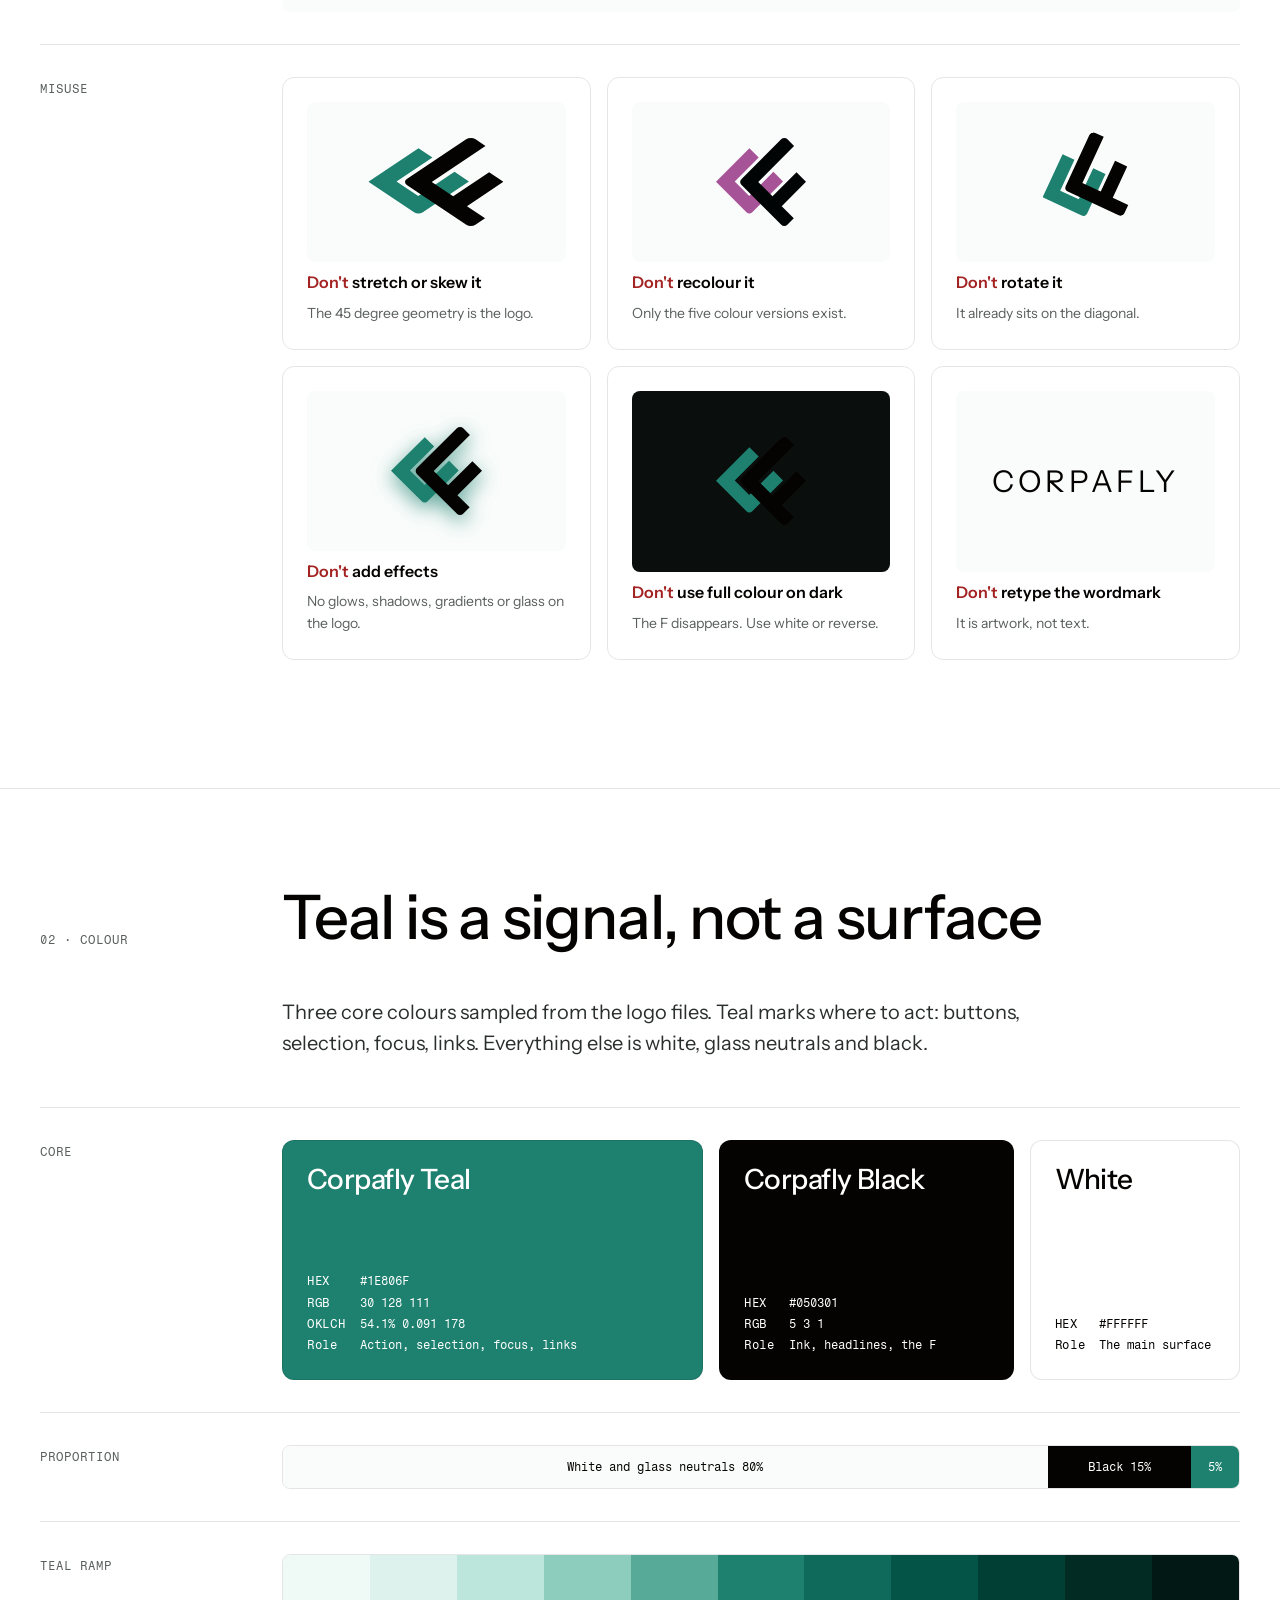
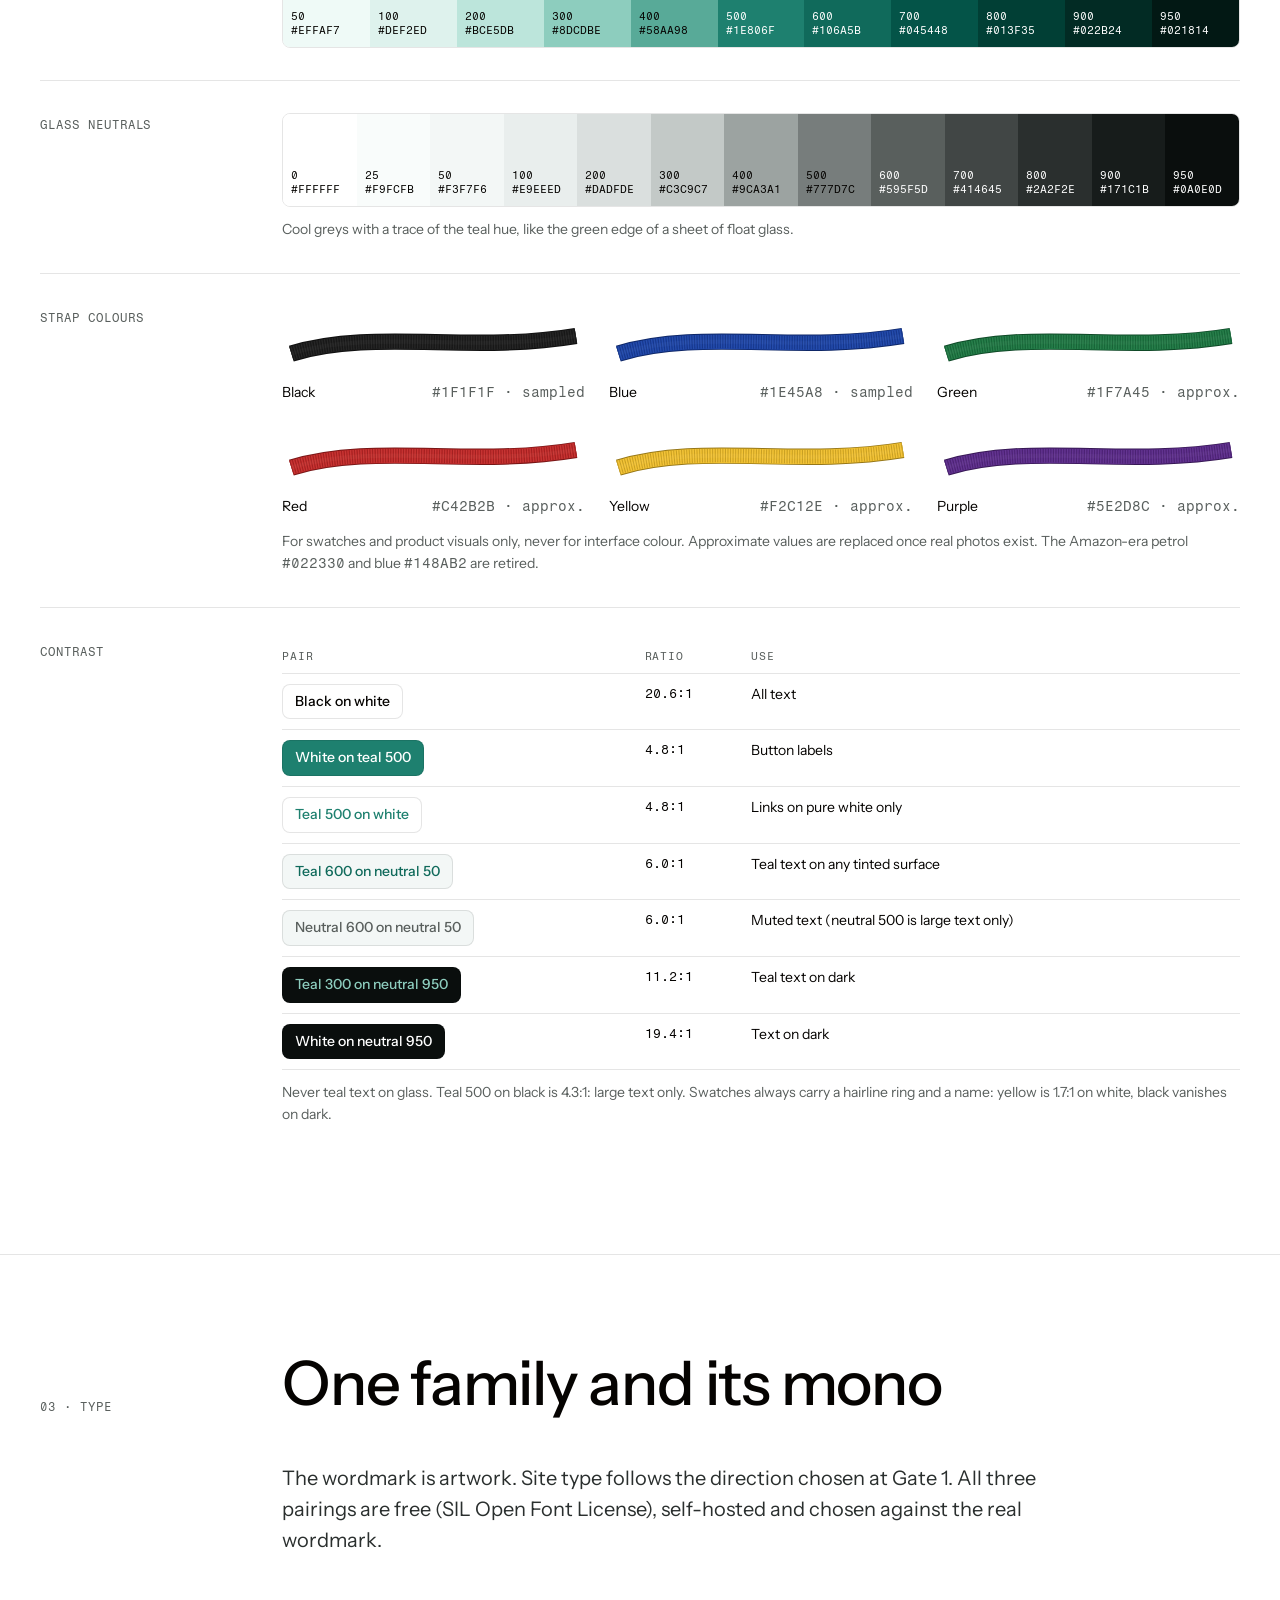
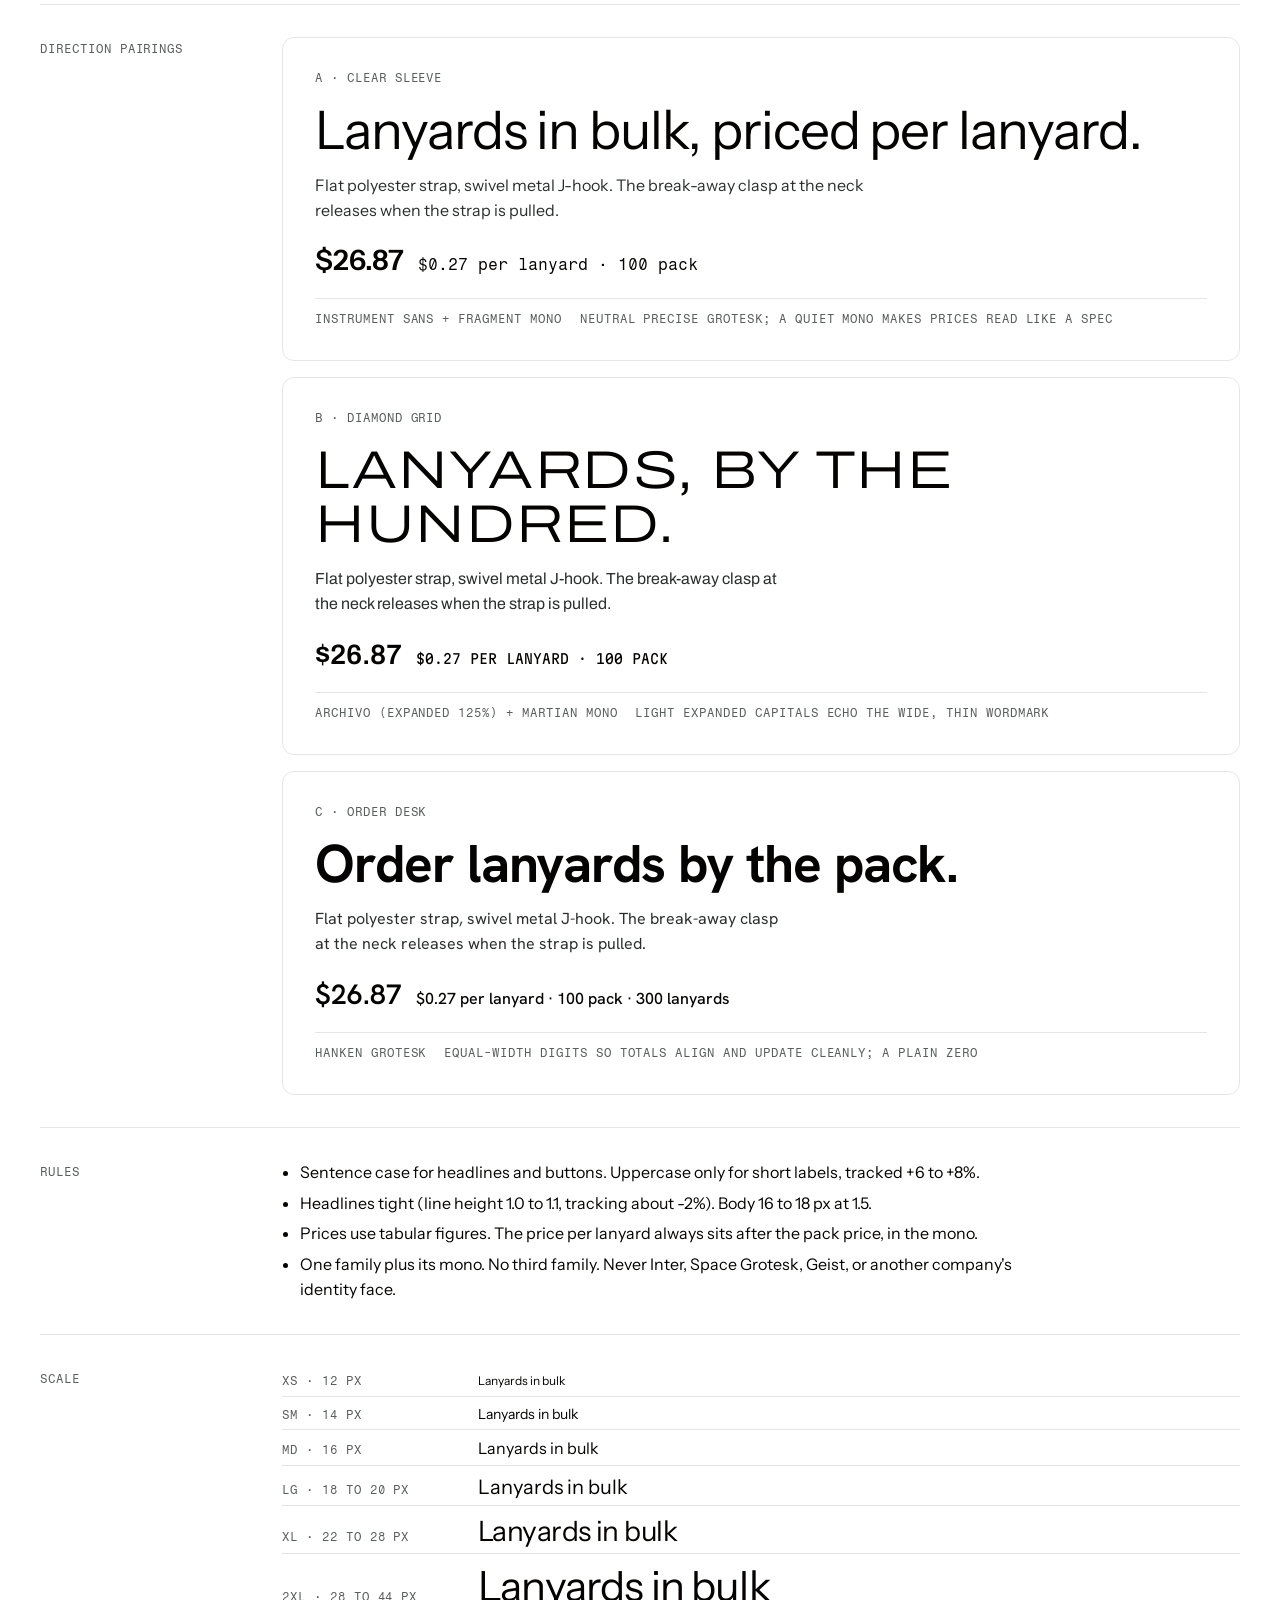
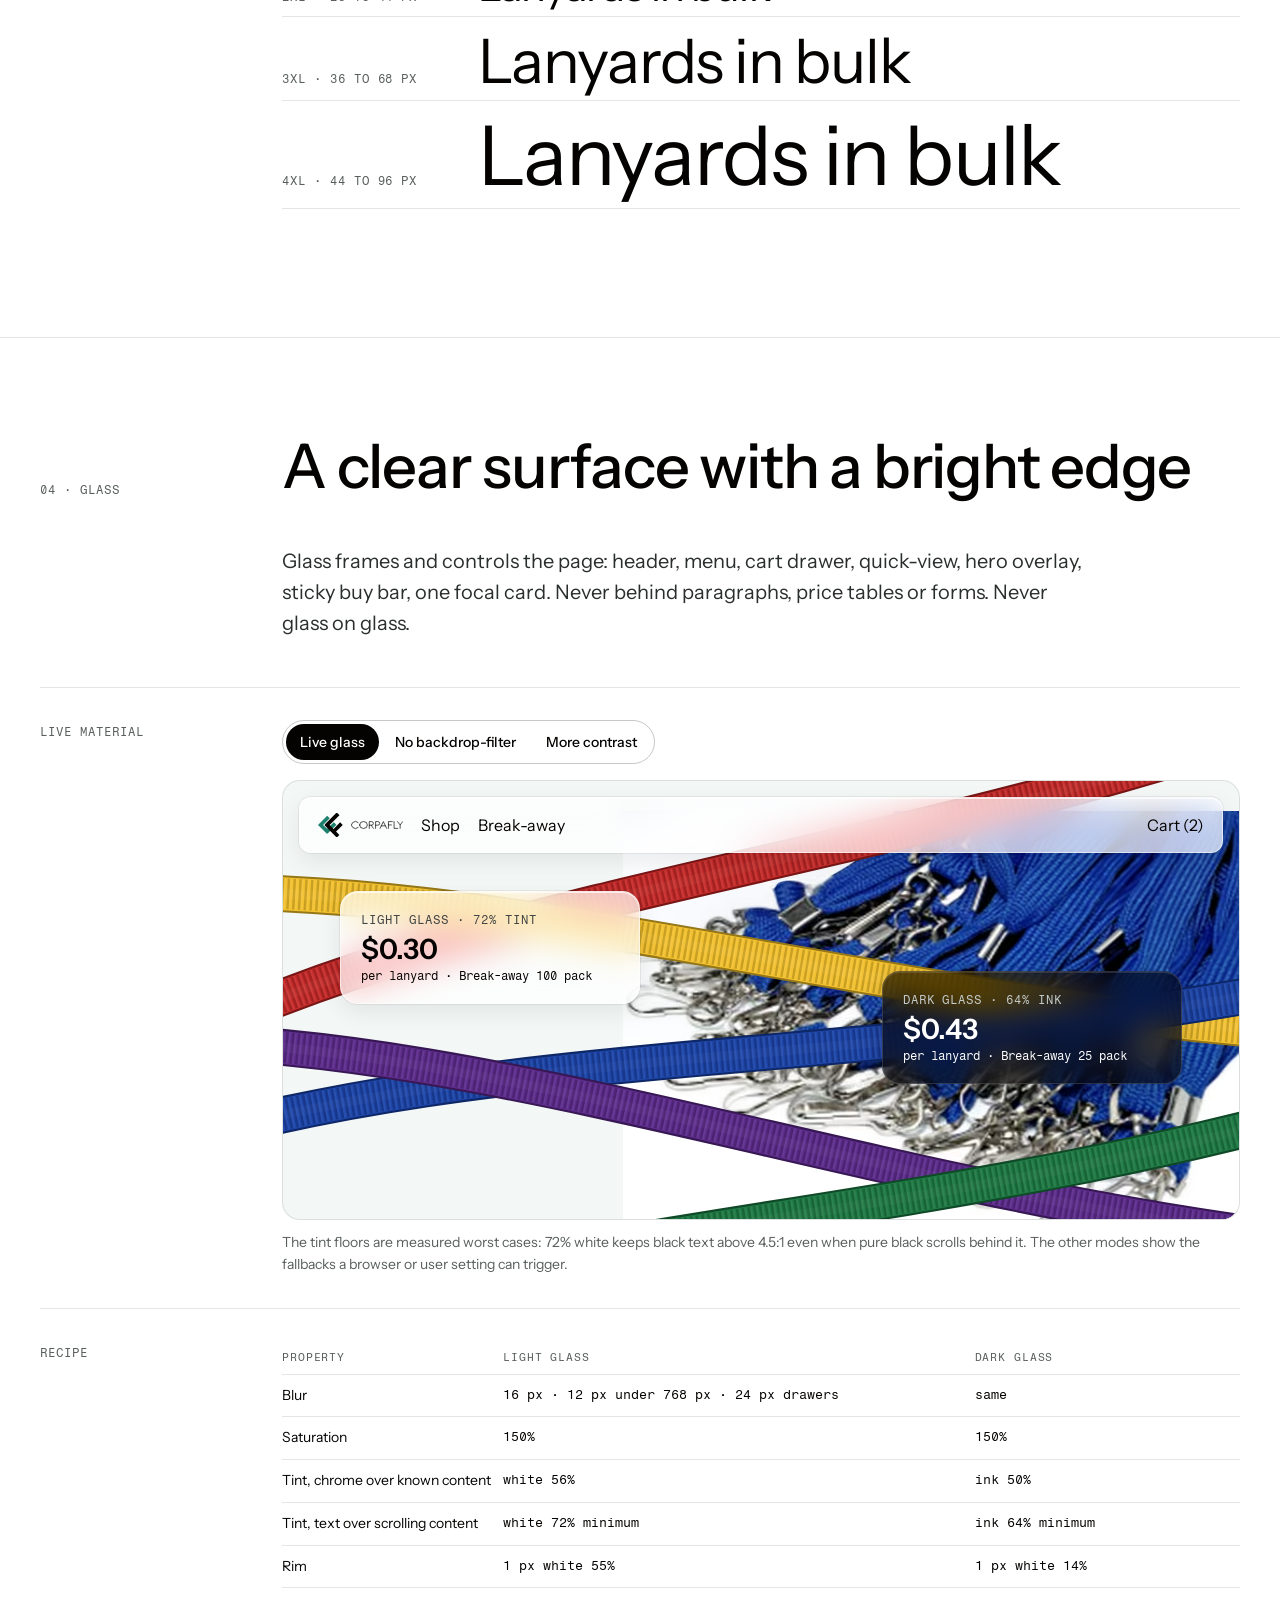
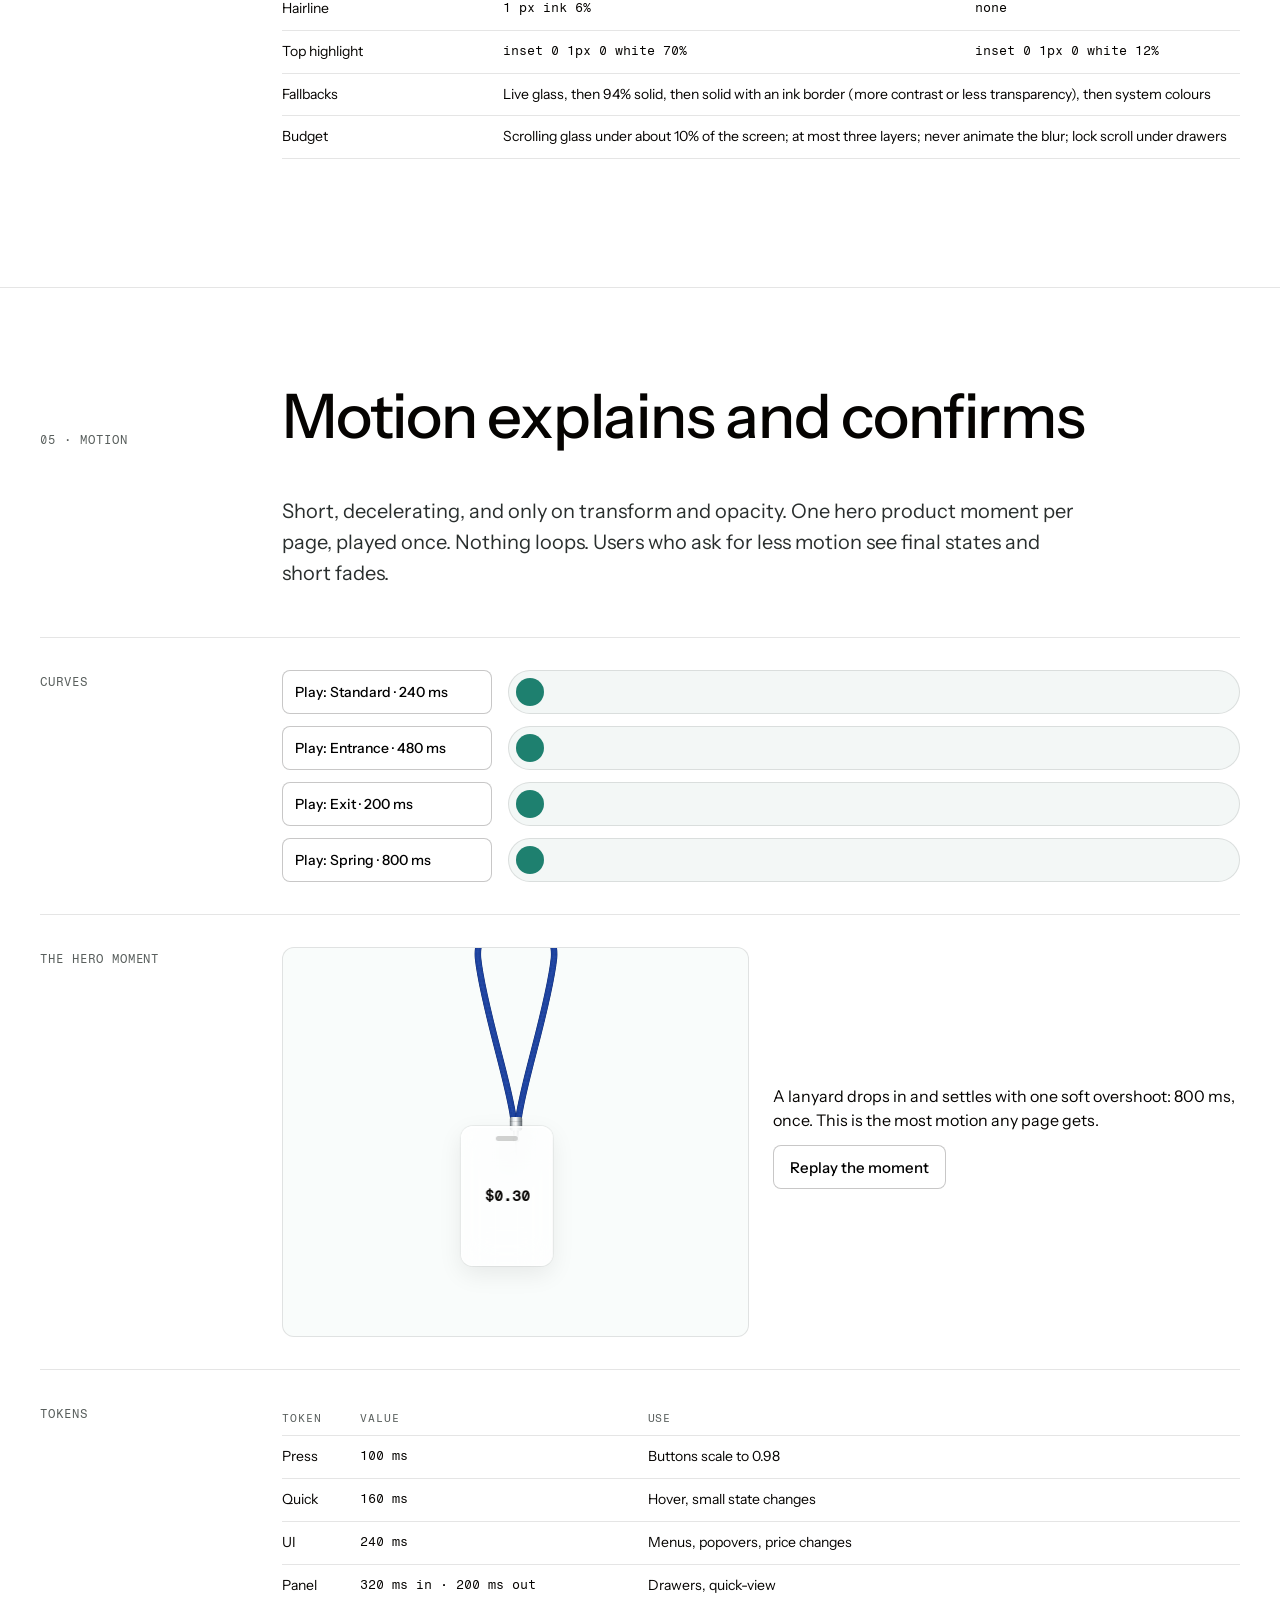
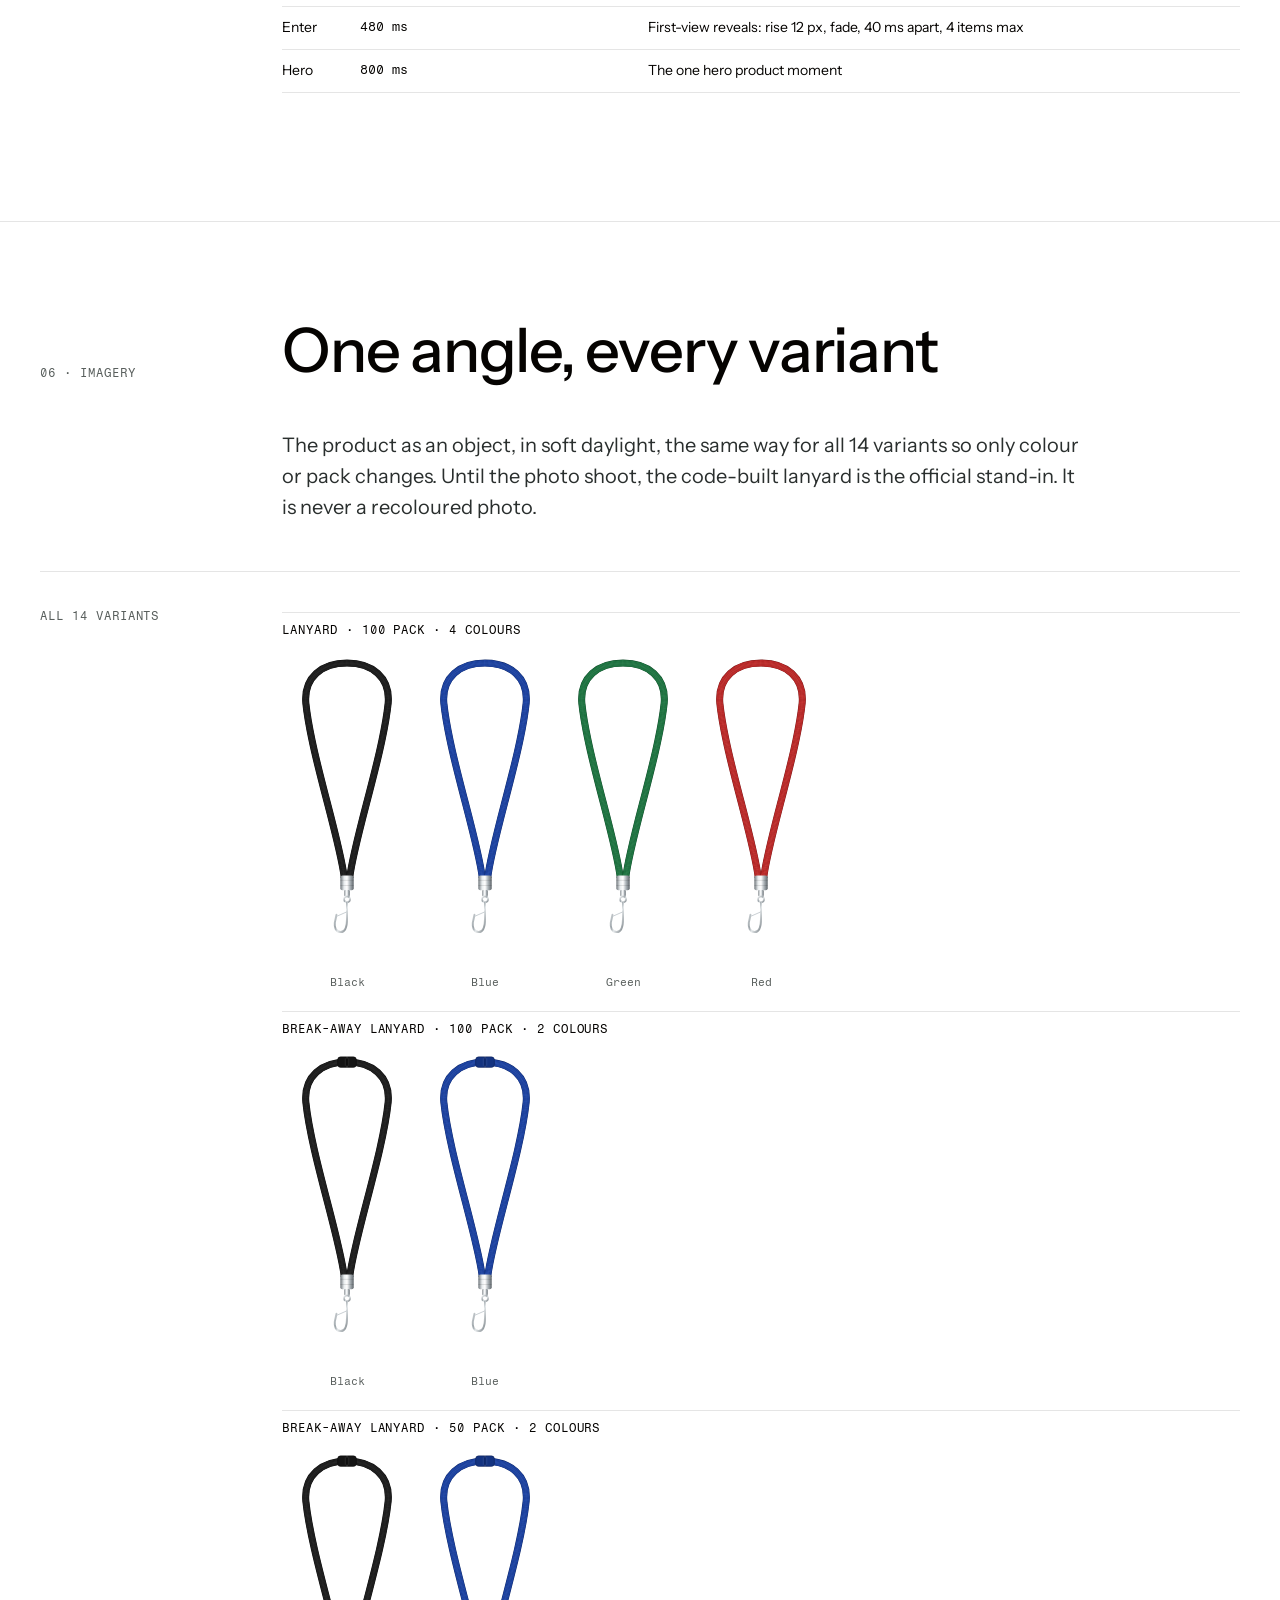
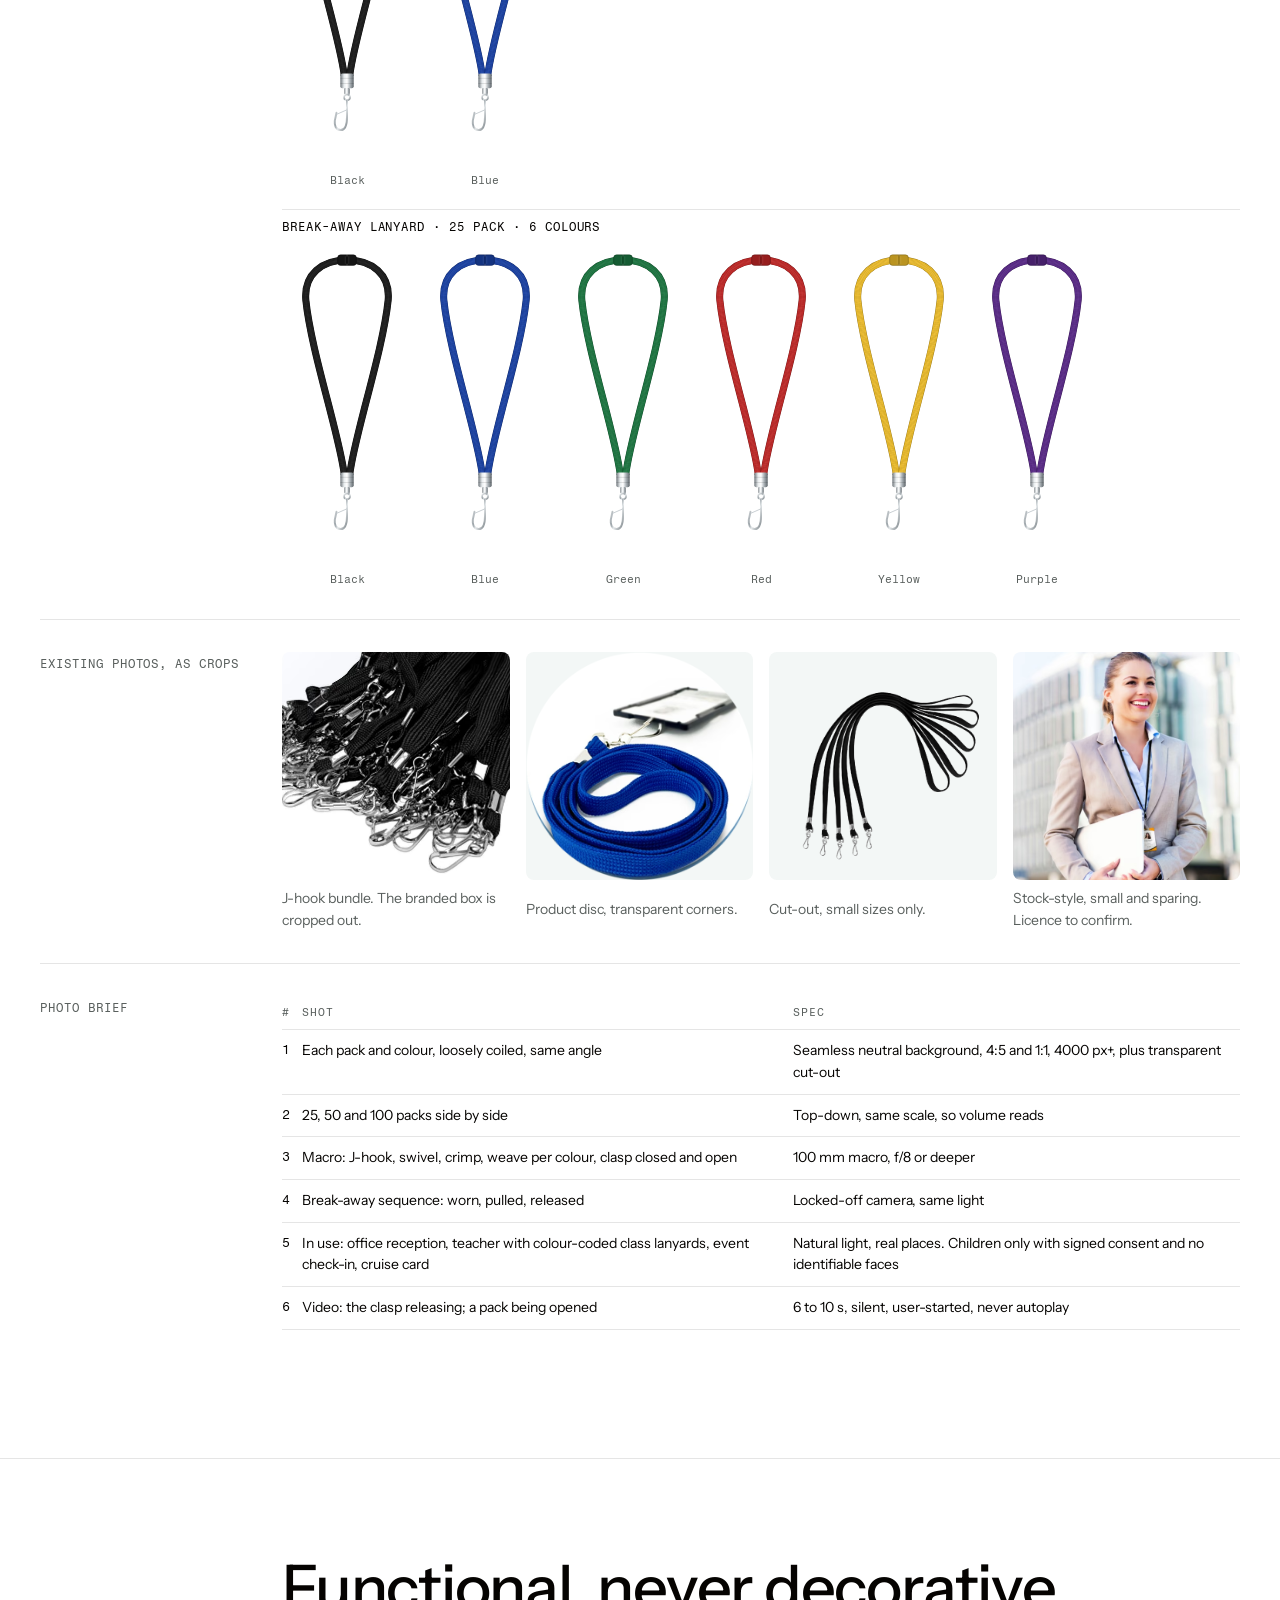
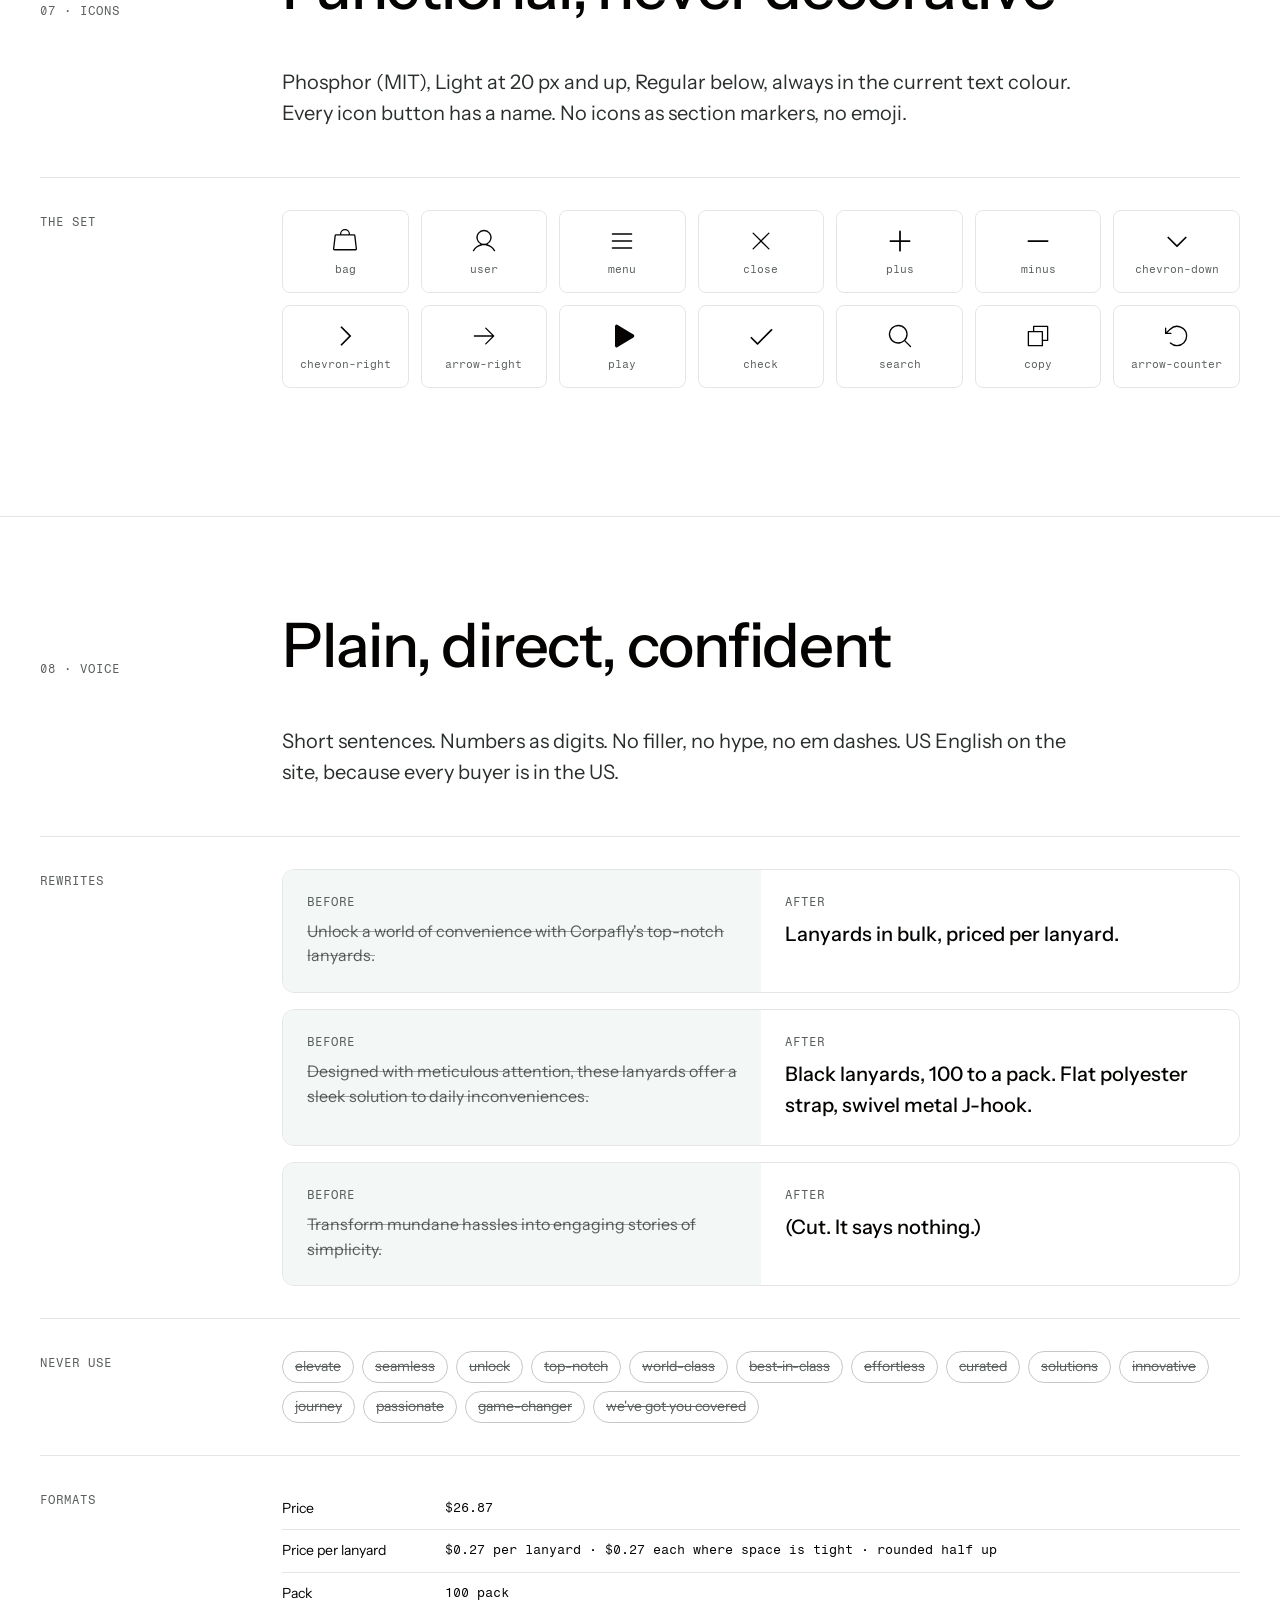
<file: brand/brand-book.html>
<!doctype html>
<html lang="en">
<head>
<meta charset="utf-8">
<meta name="viewport" content="width=device-width, initial-scale=1">
<title>Corpafly Brand Book</title>
<meta name="description" content="Corpafly brand book v0.1: logo, colour, type, glass, motion, imagery, icons and voice.">
<link rel="icon" href="logo/favicon.svg" type="image/svg+xml">
<link rel="preload" href="../prototypes/shared/fonts/instrument-sans.woff2" as="font" type="font/woff2" crossorigin>
<link rel="stylesheet" href="../prototypes/shared/fonts/fonts.css">
<link rel="stylesheet" href="../prototypes/shared/tokens.css">
<link rel="stylesheet" href="../prototypes/shared/lanyard.css">
<style>
  /* Brand book page. Uses the shared tokens; set in Instrument Sans + Fragment Mono (Direction A pairing, the most neutral). */
  :root { --sans: "Instrument Sans", system-ui, sans-serif; --mono: "Fragment Mono", ui-monospace, monospace; --toc: 210px; }
  * { box-sizing: border-box; }
  html { scroll-padding-top: 88px; }
  @media (prefers-reduced-motion: no-preference) { html { scroll-behavior: smooth; } }
  body { margin: 0; background: var(--bg); color: var(--ink); font: 400 16px/1.55 var(--sans); -webkit-font-smoothing: antialiased; }
  img { max-width: 100%; display: block; }
  a { color: var(--accent-ink); text-underline-offset: 3px; }
  h1, h2, h3 { font-weight: 500; letter-spacing: -0.02em; line-height: 1.05; margin: 0; }
  p { margin: 0; }
  .label { font: 400 12px/1.4 var(--mono); letter-spacing: 0.08em; text-transform: uppercase; color: var(--muted); }
  .mono { font-family: var(--mono); }
  .muted { color: var(--muted); }

  /* ---------- Header ---------- */
  .bb-header { position: sticky; top: 0; z-index: var(--z-header); border-width: 0 0 1px; border-radius: 0; }
  .bb-header .in { max-width: var(--maxw); margin: 0 auto; padding: 14px var(--gutter); display: flex; align-items: center; gap: 24px; }
  .bb-header img { height: 30px; width: auto; }
  .bb-header .title { font-weight: 500; }
  .bb-header nav { margin-left: auto; display: flex; gap: 18px; flex-wrap: wrap; }
  .bb-header nav a { color: var(--ink); text-decoration: none; font-size: var(--fs-sm); }
  .bb-header nav a:hover { color: var(--accent-ink); }
  @media (max-width: 900px) { .bb-header nav { display: none; } }

  /* ---------- Layout ---------- */
  .wrap { max-width: var(--maxw); margin: 0 auto; padding: 0 var(--gutter); }
  section.chapter { padding: var(--s-9) 0; border-top: 1px solid var(--line); }
  .chapter-head { display: grid; grid-template-columns: var(--toc) minmax(0, 1fr); gap: var(--s-6); margin-bottom: var(--s-7); align-items: end; }
  .chapter-head h2 { font-size: var(--fs-3xl); }
  .chapter-head p.intro { grid-column: 2; max-width: 62ch; font-size: var(--fs-lg); color: var(--ink-2); margin-top: var(--s-4); }
  .block { display: grid; grid-template-columns: var(--toc) minmax(0, 1fr); gap: var(--s-6); padding: var(--s-6) 0; border-top: 1px solid var(--line); }
  .block > .label { padding-top: 4px; }
  @media (max-width: 900px) {
    .chapter-head, .block { grid-template-columns: 1fr; gap: var(--s-3); }
    .chapter-head p.intro { grid-column: 1; }
    section.chapter { padding: var(--s-8) 0; }
  }

  /* ---------- Cover ---------- */
  .cover { position: relative; overflow: hidden; padding: var(--s-10) 0 var(--s-9); }
  .cover .lattice { position: absolute; inset: 0; opacity: 0.55; pointer-events: none;
    background-image: repeating-linear-gradient(45deg, rgba(5,3,1,.05) 0 1px, transparent 1px 48px),
                      repeating-linear-gradient(-45deg, rgba(5,3,1,.05) 0 1px, transparent 1px 48px);
    -webkit-mask-image: linear-gradient(90deg, transparent 30%, #000 75%); mask-image: linear-gradient(90deg, transparent 30%, #000 75%); }
  .cover .wrap { position: relative; display: grid; grid-template-columns: 7fr 5fr; gap: var(--s-7); align-items: center; }
  .cover h1 { font-size: var(--fs-4xl); margin: var(--s-4) 0 var(--s-5); }
  .cover .lede { font-size: var(--fs-lg); max-width: 54ch; color: var(--ink-2); }
  .cover .mark { width: min(420px, 100%); justify-self: end; }
  .principles { list-style: none; margin: var(--s-7) 0 0; padding: 0; display: grid; grid-template-columns: repeat(2, 1fr); gap: var(--s-5) var(--s-6); max-width: 720px; }
  .principles li { border-top: 1px solid var(--line-strong); padding-top: var(--s-3); }
  .principles b { display: block; font-weight: 600; margin-bottom: 4px; }
  .principles span { color: var(--muted); font-size: var(--fs-sm); }
  @media (max-width: 900px) { .cover .wrap { grid-template-columns: 1fr; } .cover .mark { justify-self: start; width: 200px; order: -1; } .principles { grid-template-columns: 1fr; } }

  /* ---------- Generic tiles ---------- */
  .tiles { display: grid; gap: var(--s-4); }
  .t2 { grid-template-columns: repeat(2, minmax(0, 1fr)); } .t3 { grid-template-columns: repeat(3, minmax(0, 1fr)); } .t4 { grid-template-columns: repeat(4, minmax(0, 1fr)); } .t5 { grid-template-columns: repeat(5, minmax(0, 1fr)); }
  @media (max-width: 900px) { .t3, .t4, .t5 { grid-template-columns: repeat(2, minmax(0, 1fr)); } }
  @media (max-width: 520px) { .t2, .t3, .t4, .t5 { grid-template-columns: minmax(0, 1fr); } }
  .tile { border: 1px solid var(--line); border-radius: var(--r-md); padding: var(--s-5); display: flex; flex-direction: column; gap: var(--s-3); min-width: 0; }
  .tile .stage { flex: 1; display: grid; place-items: center; min-height: 160px; border-radius: var(--r-sm); }
  .tile .stage img { max-height: 120px; width: auto; }
  .tile h3 { font-size: var(--fs-md); font-weight: 600; letter-spacing: 0; }
  .tile p { font-size: var(--fs-sm); color: var(--muted); }

  /* Logo */
  .logo-master { display: grid; grid-template-columns: repeat(2, minmax(0, 1fr)); gap: var(--s-4); }
  .logo-master .stage { min-height: 360px; }
  .logo-master .stage img { max-height: 260px; }
  .construction svg { width: 100%; height: auto; max-height: 360px; }
  .construction .grid-u, .construction .grid-v { stroke: var(--cf-teal); stroke-width: 0.35; stroke-dasharray: 2 2; opacity: 0.9; }
  .construction text { font: 6px var(--mono); fill: var(--accent-ink); }
  @media (max-width: 900px) { .logo-master { grid-template-columns: 1fr; } }
  .clearspace { position: relative; display: inline-block; padding: var(--x); outline: 1px dashed var(--cf-teal); outline-offset: -1px; --x: 15.3%; }
  .clearspace-wrap { --h: 120px; display: grid; place-items: center; min-height: 240px; background: var(--n-25); border-radius: var(--r-sm); }
  .clearspace-box { position: relative; padding: calc(var(--h) * 0.153); outline: 1px dashed var(--cf-teal); }
  .clearspace-box img { height: var(--h); width: auto; }
  .clearspace-box i { position: absolute; width: calc(var(--h) * 0.153); height: calc(var(--h) * 0.153); background: rgba(30,128,111,.16); border: 1px solid rgba(30,128,111,.5); }
  .clearspace-box i.tl { top: 0; left: 0; } .clearspace-box i.br { bottom: 0; right: 0; }
  .clearspace-box em { position: absolute; top: 2px; left: calc(var(--h) * 0.153 + 6px); font: 11px var(--mono); font-style: normal; color: var(--accent-ink); }
  .sizes { display: flex; flex-wrap: wrap; align-items: flex-end; gap: var(--s-6); padding: var(--s-5); background: var(--n-25); border-radius: var(--r-sm); }
  .sizes figure { margin: 0; display: grid; gap: 8px; justify-items: start; }
  .sizes figcaption { font: 11px var(--mono); color: var(--muted); }
  .dont .stage { position: relative; overflow: hidden; }
  .dont .stage::after { content: ""; position: absolute; inset: 10px; border: 1px solid rgba(196,43,43,.0); }
  .dont h3::before { content: "Don't "; color: #A32323; }

  /* Colour */
  .core { display: grid; grid-template-columns: minmax(0, 2fr) minmax(0, 1.4fr) minmax(0, 1fr); gap: var(--s-4); }
  .core .chip { border-radius: var(--r-md); padding: var(--s-5); min-height: 240px; display: flex; flex-direction: column; justify-content: space-between; border: 1px solid var(--line); }
  .core .chip h3 { font-size: var(--fs-xl); }
  .core .chip dl { margin: 0; display: grid; grid-template-columns: auto 1fr; gap: 2px 14px; font: 12px/1.6 var(--mono); }
  .core .chip dt { letter-spacing: .06em; } .core .chip dd { margin: 0; }
  @media (max-width: 900px) { .core { grid-template-columns: 1fr; } }
  .proportion { display: flex; height: 44px; border-radius: var(--r-sm); overflow: hidden; border: 1px solid var(--line); font: 12px var(--mono); }
  .proportion span { display: grid; place-items: center; }
  .ramp { display: grid; grid-auto-flow: column; grid-auto-columns: 1fr; border-radius: var(--r-sm); overflow: hidden; border: 1px solid var(--line); }
  .ramp div { min-height: 92px; padding: 8px; display: flex; flex-direction: column; justify-content: flex-end; font: 11px/1.35 var(--mono); }
  .ramp b { font-weight: 400; }
  @media (max-width: 700px) { .ramp { grid-auto-flow: row; grid-auto-columns: auto; } .ramp div { min-height: 40px; flex-direction: row; justify-content: space-between; align-items: center; } }
  .straps { display: grid; grid-template-columns: repeat(3, minmax(0, 1fr)); gap: var(--s-4) var(--s-5); }
  .straps figure { margin: 0; }
  .straps .ly-strand { width: 100%; height: auto; }
  .straps figcaption { display: flex; justify-content: space-between; align-items: baseline; gap: 8px; margin-top: 6px; font-size: var(--fs-sm); }
  @media (max-width: 700px) { .straps { grid-template-columns: repeat(2, minmax(0, 1fr)); } }
  table { width: 100%; border-collapse: collapse; font-size: var(--fs-sm); }
  th, td { text-align: left; padding: 10px 12px 10px 0; border-bottom: 1px solid var(--line); vertical-align: top; }
  th { font: 400 11px var(--mono); letter-spacing: .08em; text-transform: uppercase; color: var(--muted); }
  td.mono, td .mono { font-size: 13px; }
  .table-scroll { overflow-x: auto; }
  .pair { display: inline-block; padding: 6px 12px; border-radius: var(--r-sm); font-weight: 500; border: 1px solid var(--line); white-space: nowrap; }

  /* Type */
  .specimen { border: 1px solid var(--line); border-radius: var(--r-md); padding: var(--s-6); display: grid; gap: var(--s-4); }
  .specimen .big { font-size: clamp(2rem, 1.4rem + 2.4vw, 3.4rem); line-height: 1.02; letter-spacing: -0.02em; }
  .specimen .body { max-width: 52ch; color: var(--ink-2); }
  .specimen .price { display: flex; gap: 14px; align-items: baseline; flex-wrap: wrap; }
  .specimen .price .p { font-size: 28px; font-weight: 600; }
  .specimen footer { display: flex; flex-wrap: wrap; gap: 6px 18px; border-top: 1px solid var(--line); padding-top: var(--s-3); }
  .spec-a { font-family: "Instrument Sans", sans-serif; } .spec-a .m { font-family: "Fragment Mono", monospace; }
  .spec-b { font-family: "Archivo", sans-serif; } .spec-b .big { font-stretch: 125%; font-weight: 300; text-transform: uppercase; letter-spacing: 0.01em; } .spec-b .m { font-family: "Martian Mono", monospace; font-stretch: 87.5%; font-size: .85em; }
  .spec-c { font-family: "Hanken Grotesk", sans-serif; } .spec-c .big { font-weight: 700; } .spec-c .m { font-family: "Hanken Grotesk", sans-serif; font-weight: 500; }
  .scale { display: grid; gap: 4px; }
  .scale div { display: grid; grid-template-columns: 180px minmax(0, 1fr); align-items: baseline; gap: var(--s-4); border-bottom: 1px solid var(--line); padding: 6px 0; overflow: hidden; white-space: nowrap; }

  /* Glass demo */
  .glass-stage { position: relative; height: 440px; border-radius: var(--r-lg); overflow: hidden; background: var(--n-50); border: 1px solid var(--line); isolation: isolate; }
  .glass-stage .backdrop { position: absolute; inset: -10%; display: grid; place-items: center; }
  .glass-stage .backdrop .bundle { position: absolute; width: 60%; right: 2%; bottom: 0; }
  .glass-stage .backdrop .s { position: absolute; width: 120%; left: -10%; }
  .glass-stage .backdrop .s .ly-strand { width: 100%; height: auto; }
  .glass-stage .bar { position: absolute; left: 16px; right: 16px; top: 16px; height: 56px; border-radius: var(--r-md); display: flex; align-items: center; gap: 18px; padding: 0 18px; }
  .glass-stage .bar img { height: 24px; width: auto; }
  .glass-stage .card { position: absolute; width: min(300px, 44%); padding: 20px; border-radius: var(--r-lg); display: grid; gap: 6px; }
  .glass-stage .card.light { left: 6%; top: 110px; }
  .glass-stage .card.dark { right: 6%; top: 190px; }
  .glass-stage .card .p { font: 600 28px/1 var(--sans); }
  .glass-stage .card .m { font: 12px var(--mono); }
  .glass-stage.fallback .glass, .glass-stage.fallback .glass-dark { -webkit-backdrop-filter: none !important; backdrop-filter: none !important; }
  .glass-stage.fallback .glass { background: var(--glass-fallback) !important; }
  .glass-stage.fallback .glass-dark { background: var(--glass-dark-fallback) !important; }
  .glass-stage.contrast .glass, .glass-stage.contrast .glass-dark { -webkit-backdrop-filter: none !important; backdrop-filter: none !important; }
  .glass-stage.contrast .glass { background: #fff !important; border-color: var(--cf-black) !important; }
  .glass-stage.contrast .glass-dark { background: var(--cf-black) !important; border-color: #fff !important; }
  @media (max-width: 700px) {
    .glass-stage { height: 520px; }
    .glass-stage .card { width: auto; left: 16px !important; right: 16px !important; }
    .glass-stage .card.light { top: 96px; } .glass-stage .card.dark { top: 290px; }
    .glass-stage .bar span.hide-s { display: none; }
  }
  .seg { display: inline-flex; border: 1px solid var(--line-strong); border-radius: var(--r-pill); padding: 3px; gap: 2px; margin-bottom: var(--s-4); flex-wrap: wrap; }
  .seg button { font: 500 14px var(--sans); border: 0; background: transparent; color: var(--ink); padding: 8px 14px; border-radius: var(--r-pill); cursor: pointer; min-height: 36px; }
  .seg button[aria-pressed="true"] { background: var(--ink); color: #fff; }

  /* Motion demo */
  .tracks { display: grid; gap: var(--s-3); }
  .track { display: grid; grid-template-columns: 210px 1fr; align-items: center; gap: var(--s-4); }
  .track button { font: 500 14px var(--sans); text-align: left; border: 1px solid var(--line-strong); background: #fff; border-radius: var(--r-sm); padding: 10px 12px; cursor: pointer; min-height: 44px; }
  .track button:hover { border-color: var(--cf-teal); }
  .track .rail { position: relative; height: 44px; border-radius: var(--r-pill); background: var(--n-50); border: 1px solid var(--line); }
  .track .dot { position: absolute; top: 7px; left: 7px; width: 28px; height: 28px; border-radius: 50%; background: var(--cf-teal); }
  @media (max-width: 700px) { .track { grid-template-columns: 1fr; } }
  .hero-demo { display: grid; grid-template-columns: 1fr 1fr; gap: var(--s-5); align-items: center; }
  .hero-demo .stage { position: relative; height: 390px; background: var(--n-25); border-radius: var(--r-md); border: 1px solid var(--line); overflow: hidden; display: grid; justify-items: center; }
  .hero-demo .rig { position: relative; width: 120px; transform-origin: 50% 0; margin-top: -40px; --strap: var(--strap-blue); }
  .hero-demo .rig .ly-hanging { width: 120px; height: auto; }
  .hero-demo .badge { position: absolute; width: 92px; height: 140px; border-radius: 12px; left: 50%; transform: translateX(-60%); top: 218px; display: grid; place-items: center; font: 600 15px var(--mono); }
  .hero-demo .badge::before { content: ""; position: absolute; top: 9px; left: 50%; width: 22px; height: 5px; transform: translateX(-50%); border-radius: 3px; background: rgba(5,3,1,.18); }
  @media (max-width: 700px) { .hero-demo { grid-template-columns: 1fr; } }

  /* Imagery */
  .lineup { display: grid; grid-template-columns: repeat(7, minmax(0, 1fr)); gap: var(--s-3) var(--s-2); }
  .lineup figure { margin: 0; text-align: center; }
  .lineup .ly-hanging { width: 100%; height: auto; }
  .lineup figcaption { font: 11px/1.35 var(--mono); color: var(--muted); margin-top: 2px; }
  .lineup .group { grid-column: 1 / -1; font: 12px var(--mono); letter-spacing: .08em; text-transform: uppercase; color: var(--ink); border-top: 1px solid var(--line); padding-top: 10px; margin-top: 8px; }
  @media (max-width: 700px) { .lineup { grid-template-columns: repeat(4, minmax(0, 1fr)); } }
  .photos { display: grid; grid-template-columns: repeat(4, minmax(0, 1fr)); gap: var(--s-4); }
  .photos figure { margin: 0; display: grid; gap: 8px; }
  .photos picture { display: block; }
  .photos img { border-radius: var(--r-sm); aspect-ratio: 1; object-fit: cover; width: 100%; height: auto; background: var(--n-50); }
  .photos figcaption { font-size: var(--fs-sm); color: var(--muted); }
  @media (max-width: 900px) { .photos { grid-template-columns: repeat(2, minmax(0, 1fr)); } }

  /* Icons */
  .icons { display: grid; grid-template-columns: repeat(7, minmax(0, 1fr)); gap: var(--s-3); }
  .icons figure { margin: 0; border: 1px solid var(--line); border-radius: var(--r-sm); padding: 16px 8px; display: grid; justify-items: center; gap: 8px; }
  .icons .icon { width: 28px; height: 28px; }
  .icons figcaption { font: 11px var(--mono); color: var(--muted); }
  @media (max-width: 700px) { .icons { grid-template-columns: repeat(4, minmax(0, 1fr)); } }

  /* Voice */
  .rewrite { display: grid; grid-template-columns: 1fr 1fr; border: 1px solid var(--line); border-radius: var(--r-md); overflow: hidden; }
  .rewrite > div { padding: var(--s-5); display: grid; gap: 8px; align-content: start; }
  .rewrite .before { background: var(--n-50); color: var(--muted); }
  .rewrite .before p { text-decoration: line-through; text-decoration-color: rgba(5,3,1,.35); }
  .rewrite .after p { font-size: var(--fs-lg); font-weight: 500; }
  @media (max-width: 700px) { .rewrite { grid-template-columns: 1fr; } }
  .words { display: flex; flex-wrap: wrap; gap: 8px; }
  .words span { border: 1px solid var(--line-strong); border-radius: var(--r-pill); padding: 4px 12px; font-size: var(--fs-sm); text-decoration: line-through; color: var(--muted); }

  /* Patterns */
  .pattern-grid { display: grid; grid-template-columns: repeat(2, 1fr); gap: var(--s-4); }
  @media (max-width: 900px) { .pattern-grid { grid-template-columns: 1fr; } }
  .price-block { display: flex; align-items: baseline; gap: 12px; flex-wrap: wrap; }
  .price-block .p { font-size: 32px; font-weight: 600; letter-spacing: -0.02em; font-variant-numeric: tabular-nums; }
  .price-block .u { font: 15px var(--mono); color: var(--accent-ink); }
  .packs { display: grid; grid-template-columns: repeat(3, 1fr); border: 1px solid var(--line-strong); border-radius: var(--r-md); overflow: hidden; }
  .packs button { border: 0; border-right: 1px solid var(--line); background: #fff; padding: 10px 6px; min-height: 56px; font: 600 15px var(--sans); cursor: pointer; display: grid; gap: 2px; color: var(--ink); }
  .packs button:last-child { border-right: 0; }
  .packs button small { font: 12px var(--mono); color: var(--muted); }
  .packs button[aria-pressed="true"] { background: var(--ink); color: #fff; }
  .packs button[aria-pressed="true"] small { color: var(--n-300); }
  .swatches { display: flex; flex-wrap: wrap; gap: 8px; }
  .swatches span { display: inline-flex; align-items: center; gap: 8px; padding: 8px 12px 8px 8px; border: 1px solid var(--line); border-radius: var(--r-pill); min-height: 44px; font-size: var(--fs-sm); }
  .swatches span.on { border-color: var(--ink); box-shadow: inset 0 0 0 1px var(--ink); }
  .swatches .swatch-dot { width: 24px; height: 24px; }
  .trust { display: flex; flex-wrap: wrap; gap: 0; border-top: 1px solid var(--line); border-bottom: 1px solid var(--line); }
  .trust span { padding: 12px 16px 12px 0; margin-right: 16px; font-size: var(--fs-sm); border-right: 1px solid var(--line); }
  .trust span:last-child { border-right: 0; }
  .empty { border: 1px dashed var(--line-strong); border-radius: var(--r-md); padding: var(--s-5); color: var(--muted); }

  .bb-footer { border-top: 1px solid var(--line); padding: var(--s-7) 0; color: var(--muted); font-size: var(--fs-sm); }
  .bb-footer .wrap { display: flex; flex-wrap: wrap; gap: var(--s-4) var(--s-6); justify-content: space-between; }

  /* First-view reveals: content is visible by default; motion only when allowed and supported. */
  @media (prefers-reduced-motion: no-preference) {
    @supports (animation-timeline: view()) {
      .reveal { animation: rise linear both; animation-timeline: view(); animation-range: entry 0% entry 40%; }
      @keyframes rise { from { opacity: 0; transform: translateY(12px); } to { opacity: 1; transform: none; } }
    }
  }
</style>
</head>
<body>
<a class="skip-link" href="#main">Skip to content</a>

<header class="bb-header glass glass--text">
  <div class="in">
    <img src="logo/corpafly-lockup-small.svg" alt="Corpafly" width="104" height="30">
    <span class="title">Brand book <span class="label" style="margin-left:6px">v0.1</span></span>
    <nav aria-label="Chapters">
      <a href="#logo">Logo</a><a href="#colour">Colour</a><a href="#type">Type</a><a href="#glass">Glass</a>
      <a href="#motion">Motion</a><a href="#imagery">Imagery</a><a href="#icons">Icons</a><a href="#voice">Voice</a><a href="#patterns">Patterns</a>
    </nav>
  </div>
</header>

<main id="main">
  <!-- Cover -->
  <section class="cover">
    <div class="lattice" aria-hidden="true"></div>
    <div class="wrap">
      <div>
        <p class="label">Corpafly · Brand book · v0.1 · 27 Oct 2026</p>
        <h1>Clear, exact, useful.</h1>
        <p class="lede">Corpafly makes lanyards for people who buy them by the hundred: office managers, teachers, event teams, travellers. Prices are clear, materials are named, and nothing needs decoding. The look is office glass: clear surfaces, depth, light and material, used with restraint.</p>
        <ol class="principles">
          <li><b>Clear before clever</b><span>Every page answers: what is it, how many, how much each.</span></li>
          <li><b>One thing changes at a time</b><span>Variants are shown the same way. Only colour or pack changes.</span></li>
          <li><b>Glass for chrome, not content</b><span>Glass frames the page. It never sits behind reading.</span></li>
          <li><b>True or not at all</b><span>No invented reviews, numbers, badges or promises.</span></li>
        </ol>
      </div>
      <img class="mark" src="logo/corpafly-mark.svg" alt="" width="420" height="409">
    </div>
  </section>

  <!-- 01 Logo -->
  <section class="chapter" id="logo">
    <div class="wrap">
      <div class="chapter-head">
        <p class="label">01 · Logo</p>
        <h2>The CF mark and the wordmark</h2>
        <p class="intro">Traced from the original files, not redrawn. Every edge of the mark is a straight line at 45 degrees. The SVGs match the original artwork by 98.9% (mark) and 93.9% (hairline wordmark) pixel for pixel.</p>
      </div>

      <div class="block">
        <p class="label">Master and construction</p>
        <div class="logo-master">
          <div class="tile"><div class="stage"><img src="logo/corpafly-logo.svg" alt="Corpafly stacked logo" width="219" height="258"></div><h3>Stacked, full colour</h3><p>The master. Teal C behind black F, CORPAFLY in Antipasto Pro Hairline, outlined.</p></div>
          <div class="tile construction"><div class="stage" id="construction" aria-label="The mark on its 45 degree grid" role="img"></div><h3>Built on a 45 degree grid</h3><p>Dashed lines are the measured edges. Stroke width X is 15% of the mark's height and sets the clear space.</p></div>
        </div>
      </div>

      <div class="block">
        <p class="label">Lockups</p>
        <div class="tiles t4">
          <div class="tile"><div class="stage"><img src="logo/corpafly-lockup.svg" alt="Horizontal lockup" width="240" height="68"></div><h3>Horizontal</h3><p>Header and footer, 240 px wide and up. New arrangement of the original parts: needs approval.</p></div>
          <div class="tile"><div class="stage"><img src="logo/corpafly-lockup-small.svg" alt="Horizontal lockup, small" width="150" height="42"></div><h3>Horizontal, small</h3><p>120 to 240 px wide. Wordmark stroke 1.7x so it never falls below one pixel.</p></div>
          <div class="tile"><div class="stage"><img src="logo/corpafly-mark.svg" alt="Mark" width="110" height="107"></div><h3>Mark</h3><p>Favicon, app icon, small spaces.</p></div>
          <div class="tile"><div class="stage"><img src="logo/corpafly-wordmark.svg" alt="Wordmark" width="200" height="28" style="max-height:28px"></div><h3>Wordmark</h3><p>Only when the mark already appears nearby.</p></div>
        </div>
      </div>

      <div class="block">
        <p class="label">Clear space</p>
        <div class="tiles t2">
          <div class="clearspace-wrap"><div class="clearspace-box" style="--h:96px"><i class="tl"></i><i class="br"></i><em>X</em><img src="logo/corpafly-lockup.svg" alt="Lockup with clear space marked" height="96" width="339"></div></div>
          <div class="tile" style="justify-content:center"><h3>Keep X clear on every side</h3><p>X is the width of one mark stroke, 15% of the mark's height. In the horizontal lockup the gap between mark and wordmark is fixed at 2.4X. Nothing enters the dashed area: not text, not edges, not glass.</p></div>
        </div>
      </div>

      <div class="block">
        <p class="label">Colour versions</p>
        <div class="tiles t5">
          <div class="tile"><div class="stage" style="background:#fff;border:1px solid var(--line)"><img src="logo/corpafly-mark.svg" alt="Full colour" width="90" height="88"></div><h3>Full colour</h3><p>White and light neutrals only.</p></div>
          <div class="tile"><div class="stage" style="background:var(--n-50)"><img src="logo/corpafly-mark-black.svg" alt="Black" width="90" height="88"></div><h3>Black</h3><p>One-colour print, engraving.</p></div>
          <div class="tile"><div class="stage" style="background:var(--n-950)"><img src="logo/corpafly-mark-white.svg" alt="White" width="90" height="88"></div><h3>White</h3><p>Dark surfaces, photos, teal.</p></div>
          <div class="tile"><div class="stage" style="background:var(--teal-950)"><img src="logo/corpafly-mark-reverse.svg" alt="Reverse" width="90" height="88"></div><h3>Reverse</h3><p>Teal C, white F on dark. Proposed.</p></div>
          <div class="tile"><div class="stage" style="background:var(--cf-teal)"><img src="logo/corpafly-mark-on-teal.svg" alt="On teal" width="90" height="88"></div><h3>On teal</h3><p>As on the thank-you card.</p></div>
        </div>
        <p class="muted" style="grid-column:2;font-size:var(--fs-sm)">One-colour versions keep a thin knockout where the F stem crosses the C, as the brand's own white logo already does, so the letters never merge.</p>
      </div>

      <div class="block">
        <p class="label">Minimum sizes</p>
        <div class="sizes">
          <figure><img src="logo/corpafly-mark.svg" alt="" width="16" height="16"><figcaption>Mark 16 px</figcaption></figure>
          <figure><img src="logo/corpafly-mark.svg" alt="" width="20" height="20"><figcaption>Mark in UI 20 px</figcaption></figure>
          <figure><img src="logo/corpafly-lockup-small.svg" alt="" width="120" height="34"><figcaption>Small lockup 120 px</figcaption></figure>
          <figure><img src="logo/corpafly-lockup.svg" alt="" width="240" height="68"><figcaption>Lockup 240 px</figcaption></figure>
          <figure><img src="logo/corpafly-logo.svg" alt="" width="160" height="188"><figcaption>Stacked 160 px</figcaption></figure>
        </div>
      </div>

      <div class="block">
        <p class="label">Misuse</p>
        <div class="tiles t3 dont">
          <div class="tile"><div class="stage" style="background:var(--n-25)"><img src="logo/corpafly-mark.svg" alt="" width="90" height="88" style="transform:scaleX(1.5)"></div><h3>stretch or skew it</h3><p>The 45 degree geometry is the logo.</p></div>
          <div class="tile"><div class="stage" style="background:var(--n-25)"><img src="logo/corpafly-mark.svg" alt="" width="90" height="88" style="filter:hue-rotate(140deg)"></div><h3>recolour it</h3><p>Only the five colour versions exist.</p></div>
          <div class="tile"><div class="stage" style="background:var(--n-25)"><img src="logo/corpafly-mark.svg" alt="" width="90" height="88" style="transform:rotate(-20deg)"></div><h3>rotate it</h3><p>It already sits on the diagonal.</p></div>
          <div class="tile"><div class="stage" style="background:var(--n-25)"><img src="logo/corpafly-mark.svg" alt="" width="90" height="88" style="filter:drop-shadow(0 6px 10px rgba(30,128,111,.7))"></div><h3>add effects</h3><p>No glows, shadows, gradients or glass on the logo.</p></div>
          <div class="tile"><div class="stage" style="background:var(--n-950)"><img src="logo/corpafly-mark.svg" alt="" width="90" height="88"></div><h3>use full colour on dark</h3><p>The F disappears. Use white or reverse.</p></div>
          <div class="tile"><div class="stage" style="background:var(--n-25)"><span style="font:300 30px var(--sans);letter-spacing:.12em">CORPAFLY</span></div><h3>retype the wordmark</h3><p>It is artwork, not text.</p></div>
        </div>
      </div>
    </div>
  </section>

  <!-- 02 Colour -->
  <section class="chapter" id="colour">
    <div class="wrap">
      <div class="chapter-head">
        <p class="label">02 · Colour</p>
        <h2>Teal is a signal, not a surface</h2>
        <p class="intro">Three core colours sampled from the logo files. Teal marks where to act: buttons, selection, focus, links. Everything else is white, glass neutrals and black.</p>
      </div>

      <div class="block">
        <p class="label">Core</p>
        <div class="core">
          <div class="chip" style="background:var(--cf-teal);color:#fff"><h3>Corpafly Teal</h3><dl><dt>HEX</dt><dd>#1E806F</dd><dt>RGB</dt><dd>30 128 111</dd><dt>OKLCH</dt><dd>54.1% 0.091 178</dd><dt>Role</dt><dd>Action, selection, focus, links</dd></dl></div>
          <div class="chip" style="background:var(--cf-black);color:#fff"><h3>Corpafly Black</h3><dl><dt>HEX</dt><dd>#050301</dd><dt>RGB</dt><dd>5 3 1</dd><dt>Role</dt><dd>Ink, headlines, the F</dd></dl></div>
          <div class="chip" style="background:#fff"><h3>White</h3><dl><dt>HEX</dt><dd>#FFFFFF</dd><dt>Role</dt><dd>The main surface</dd></dl></div>
        </div>
      </div>

      <div class="block">
        <p class="label">Proportion</p>
        <div>
          <div class="proportion" role="img" aria-label="About 80 percent white and neutrals, 15 percent black, 5 percent teal">
            <span style="flex:80;background:var(--n-25)">White and glass neutrals 80%</span>
            <span style="flex:15;background:var(--cf-black);color:#fff">Black 15%</span>
            <span style="flex:5;background:var(--cf-teal);color:#fff">5%</span>
          </div>
        </div>
      </div>

      <div class="block">
        <p class="label">Teal ramp</p>
        <div class="ramp" id="ramp-teal"></div>
      </div>
      <div class="block">
        <p class="label">Glass neutrals</p>
        <div>
          <div class="ramp" id="ramp-neutral"></div>
          <p class="muted" style="margin-top:12px;font-size:var(--fs-sm)">Cool greys with a trace of the teal hue, like the green edge of a sheet of float glass.</p>
        </div>
      </div>

      <div class="block">
        <p class="label">Strap colours</p>
        <div>
          <div class="straps" id="straps"></div>
          <p class="muted" style="margin-top:14px;font-size:var(--fs-sm)">For swatches and product visuals only, never for interface colour. Approximate values are replaced once real photos exist. The Amazon-era petrol <span class="mono">#022330</span> and blue <span class="mono">#148AB2</span> are retired.</p>
        </div>
      </div>

      <div class="block">
        <p class="label">Contrast</p>
        <div class="table-scroll">
          <table>
            <thead><tr><th>Pair</th><th>Ratio</th><th>Use</th></tr></thead>
            <tbody>
              <tr><td><span class="pair" style="background:#fff;color:var(--cf-black)">Black on white</span></td><td class="mono">20.6:1</td><td>All text</td></tr>
              <tr><td><span class="pair" style="background:var(--cf-teal);color:#fff">White on teal 500</span></td><td class="mono">4.8:1</td><td>Button labels</td></tr>
              <tr><td><span class="pair" style="background:#fff;color:var(--cf-teal)">Teal 500 on white</span></td><td class="mono">4.8:1</td><td>Links on pure white only</td></tr>
              <tr><td><span class="pair" style="background:var(--n-50);color:var(--teal-600)">Teal 600 on neutral 50</span></td><td class="mono">6.0:1</td><td>Teal text on any tinted surface</td></tr>
              <tr><td><span class="pair" style="background:var(--n-50);color:var(--n-600)">Neutral 600 on neutral 50</span></td><td class="mono">6.0:1</td><td>Muted text (neutral 500 is large text only)</td></tr>
              <tr><td><span class="pair" style="background:var(--n-950);color:var(--teal-300)">Teal 300 on neutral 950</span></td><td class="mono">11.2:1</td><td>Teal text on dark</td></tr>
              <tr><td><span class="pair" style="background:var(--n-950);color:#fff">White on neutral 950</span></td><td class="mono">19.4:1</td><td>Text on dark</td></tr>
            </tbody>
          </table>
          <p class="muted" style="margin-top:12px;font-size:var(--fs-sm)">Never teal text on glass. Teal 500 on black is 4.3:1: large text only. Swatches always carry a hairline ring and a name: yellow is 1.7:1 on white, black vanishes on dark.</p>
        </div>
      </div>
    </div>
  </section>

  <!-- 03 Type -->
  <section class="chapter" id="type">
    <div class="wrap">
      <div class="chapter-head">
        <p class="label">03 · Type</p>
        <h2>One family and its mono</h2>
        <p class="intro">The wordmark is artwork. Site type follows the direction chosen at Gate 1. All three pairings are free (SIL Open Font License), self-hosted and chosen against the real wordmark.</p>
      </div>
      <div class="block">
        <p class="label">Direction pairings</p>
        <div class="tiles" style="gap:var(--s-4)">
          <article class="specimen spec-a">
            <p class="label">A · Clear Sleeve</p>
            <p class="big">Lanyards in bulk, priced per lanyard.</p>
            <p class="body">Flat polyester strap, swivel metal J-hook. The break-away clasp at the neck releases when the strap is pulled.</p>
            <p class="price"><span class="p">$26.87</span><span class="m">$0.27 per lanyard · 100 pack</span></p>
            <footer class="label"><span>Instrument Sans + Fragment Mono</span><span>Neutral precise grotesk; a quiet mono makes prices read like a spec</span></footer>
          </article>
          <article class="specimen spec-b">
            <p class="label">B · Diamond Grid</p>
            <p class="big">Lanyards, by the hundred.</p>
            <p class="body">Flat polyester strap, swivel metal J-hook. The break-away clasp at the neck releases when the strap is pulled.</p>
            <p class="price"><span class="p">$26.87</span><span class="m">$0.27 PER LANYARD · 100 PACK</span></p>
            <footer class="label"><span>Archivo (expanded 125%) + Martian Mono</span><span>Light expanded capitals echo the wide, thin wordmark</span></footer>
          </article>
          <article class="specimen spec-c">
            <p class="label">C · Order Desk</p>
            <p class="big">Order lanyards by the pack.</p>
            <p class="body">Flat polyester strap, swivel metal J-hook. The break-away clasp at the neck releases when the strap is pulled.</p>
            <p class="price"><span class="p">$26.87</span><span class="m">$0.27 per lanyard · 100 pack · 300 lanyards</span></p>
            <footer class="label"><span>Hanken Grotesk</span><span>Equal-width digits so totals align and update cleanly; a plain zero</span></footer>
          </article>
        </div>
      </div>
      <div class="block">
        <p class="label">Rules</p>
        <ul style="margin:0;padding-left:18px;display:grid;gap:6px;max-width:68ch">
          <li>Sentence case for headlines and buttons. Uppercase only for short labels, tracked +6 to +8%.</li>
          <li>Headlines tight (line height 1.0 to 1.1, tracking about -2%). Body 16 to 18 px at 1.5.</li>
          <li>Prices use tabular figures. The price per lanyard always sits after the pack price, in the mono.</li>
          <li>One family plus its mono. No third family. Never Inter, Space Grotesk, Geist, or another company's identity face.</li>
        </ul>
      </div>
      <div class="block">
        <p class="label">Scale</p>
        <div class="scale" id="scale"></div>
      </div>
    </div>
  </section>

  <!-- 04 Glass -->
  <section class="chapter" id="glass">
    <div class="wrap">
      <div class="chapter-head">
        <p class="label">04 · Glass</p>
        <h2>A clear surface with a bright edge</h2>
        <p class="intro">Glass frames and controls the page: header, menu, cart drawer, quick-view, hero overlay, sticky buy bar, one focal card. Never behind paragraphs, price tables or forms. Never glass on glass.</p>
      </div>
      <div class="block">
        <p class="label">Live material</p>
        <div>
          <div class="seg" role="group" aria-label="Glass rendering mode">
            <button type="button" aria-pressed="true" data-mode="">Live glass</button>
            <button type="button" aria-pressed="false" data-mode="fallback">No backdrop-filter</button>
            <button type="button" aria-pressed="false" data-mode="contrast">More contrast</button>
          </div>
          <div class="glass-stage" id="glass-stage">
            <div class="backdrop" aria-hidden="true" id="glass-backdrop">
              <picture><source srcset="assets/web/hooks-blue-640.avif" type="image/avif"><img class="bundle" src="assets/web/hooks-blue-640.webp" alt="" width="640" height="452" loading="lazy"></picture>
            </div>
            <div class="bar glass glass--text"><img src="logo/corpafly-lockup-small.svg" alt="" width="85" height="24"><span class="hide-s">Shop</span><span class="hide-s">Break-away</span><span style="margin-left:auto">Cart (2)</span></div>
            <div class="card light glass glass--text"><span class="label" style="color:var(--n-700)">Light glass · 72% tint</span><span class="p">$0.30</span><span class="m">per lanyard · Break-away 100 pack</span></div>
            <div class="card dark glass-dark glass--text"><span class="label" style="color:var(--n-300)">Dark glass · 64% ink</span><span class="p">$0.43</span><span class="m">per lanyard · Break-away 25 pack</span></div>
          </div>
          <p class="muted" style="margin-top:12px;font-size:var(--fs-sm)">The tint floors are measured worst cases: 72% white keeps black text above 4.5:1 even when pure black scrolls behind it. The other modes show the fallbacks a browser or user setting can trigger.</p>
        </div>
      </div>
      <div class="block">
        <p class="label">Recipe</p>
        <div class="table-scroll">
          <table>
            <thead><tr><th>Property</th><th>Light glass</th><th>Dark glass</th></tr></thead>
            <tbody>
              <tr><td>Blur</td><td class="mono">16 px · 12 px under 768 px · 24 px drawers</td><td class="mono">same</td></tr>
              <tr><td>Saturation</td><td class="mono">150%</td><td class="mono">150%</td></tr>
              <tr><td>Tint, chrome over known content</td><td class="mono">white 56%</td><td class="mono">ink 50%</td></tr>
              <tr><td>Tint, text over scrolling content</td><td class="mono">white 72% minimum</td><td class="mono">ink 64% minimum</td></tr>
              <tr><td>Rim</td><td class="mono">1 px white 55%</td><td class="mono">1 px white 14%</td></tr>
              <tr><td>Hairline</td><td class="mono">1 px ink 6%</td><td class="mono">none</td></tr>
              <tr><td>Top highlight</td><td class="mono">inset 0 1px 0 white 70%</td><td class="mono">inset 0 1px 0 white 12%</td></tr>
              <tr><td>Fallbacks</td><td colspan="2">Live glass, then 94% solid, then solid with an ink border (more contrast or less transparency), then system colours</td></tr>
              <tr><td>Budget</td><td colspan="2">Scrolling glass under about 10% of the screen; at most three layers; never animate the blur; lock scroll under drawers</td></tr>
            </tbody>
          </table>
        </div>
      </div>
    </div>
  </section>

  <!-- 05 Motion -->
  <section class="chapter" id="motion">
    <div class="wrap">
      <div class="chapter-head">
        <p class="label">05 · Motion</p>
        <h2>Motion explains and confirms</h2>
        <p class="intro">Short, decelerating, and only on transform and opacity. One hero product moment per page, played once. Nothing loops. Users who ask for less motion see final states and short fades.</p>
      </div>
      <div class="block">
        <p class="label">Curves</p>
        <div class="tracks" id="tracks"></div>
      </div>
      <div class="block">
        <p class="label">The hero moment</p>
        <div class="hero-demo">
          <div class="stage" aria-hidden="true"><div class="rig" id="rig"><div id="rig-ly"></div><div class="badge glass glass--text">$0.30</div></div></div>
          <div style="display:grid;gap:12px;align-content:start">
            <p>A lanyard drops in and settles with one soft overshoot: 800 ms, once. This is the most motion any page gets.</p>
            <p><button type="button" class="track-btn" id="replay" style="font:500 15px var(--sans);border:1px solid var(--line-strong);background:#fff;border-radius:var(--r-sm);padding:10px 16px;min-height:44px;cursor:pointer">Replay the moment</button></p>
            <p class="muted" id="rm-note" style="font-size:var(--fs-sm)"></p>
          </div>
        </div>
      </div>
      <div class="block">
        <p class="label">Tokens</p>
        <div class="table-scroll"><table>
          <thead><tr><th>Token</th><th>Value</th><th>Use</th></tr></thead>
          <tbody>
            <tr><td>Press</td><td class="mono">100 ms</td><td>Buttons scale to 0.98</td></tr>
            <tr><td>Quick</td><td class="mono">160 ms</td><td>Hover, small state changes</td></tr>
            <tr><td>UI</td><td class="mono">240 ms</td><td>Menus, popovers, price changes</td></tr>
            <tr><td>Panel</td><td class="mono">320 ms in · 200 ms out</td><td>Drawers, quick-view</td></tr>
            <tr><td>Enter</td><td class="mono">480 ms</td><td>First-view reveals: rise 12 px, fade, 40 ms apart, 4 items max</td></tr>
            <tr><td>Hero</td><td class="mono">800 ms</td><td>The one hero product moment</td></tr>
          </tbody>
        </table></div>
      </div>
    </div>
  </section>

  <!-- 06 Imagery -->
  <section class="chapter" id="imagery">
    <div class="wrap">
      <div class="chapter-head">
        <p class="label">06 · Imagery</p>
        <h2>One angle, every variant</h2>
        <p class="intro">The product as an object, in soft daylight, the same way for all 14 variants so only colour or pack changes. Until the photo shoot, the code-built lanyard is the official stand-in. It is never a recoloured photo.</p>
      </div>
      <div class="block">
        <p class="label">All 14 variants</p>
        <div class="lineup" id="lineup"></div>
      </div>
      <div class="block">
        <p class="label">Existing photos, as crops</p>
        <div class="photos">
          <figure><picture><source srcset="assets/web/hooks-black-640.avif" type="image/avif"><img src="assets/web/hooks-black-640.webp" alt="A bundle of black lanyards with metal J-hooks" width="640" height="452" loading="lazy"></picture><figcaption>J-hook bundle. The branded box is cropped out.</figcaption></figure>
          <figure><picture><source srcset="assets/web/coil-blue.avif" type="image/avif"><img src="assets/web/coil-blue.webp" alt="A coiled blue lanyard with a badge holder" width="521" height="521" loading="lazy"></picture><figcaption>Product disc, transparent corners.</figcaption></figure>
          <figure><picture><source srcset="assets/web/fan-black.avif" type="image/avif"><img src="assets/web/fan-black.webp" alt="Five black lanyards fanned out" width="265" height="250" loading="lazy" style="object-fit:contain;padding:12px"></picture><figcaption>Cut-out, small sizes only.</figcaption></figure>
          <figure><picture><source srcset="assets/web/office-black-lanyard.avif" type="image/avif"><img src="assets/web/office-black-lanyard.webp" alt="Office worker wearing a black lanyard" width="588" height="588" loading="lazy"></picture><figcaption>Stock-style, small and sparing. Licence to confirm.</figcaption></figure>
        </div>
      </div>
      <div class="block">
        <p class="label">Photo brief</p>
        <div class="table-scroll"><table>
          <thead><tr><th>#</th><th>Shot</th><th>Spec</th></tr></thead>
          <tbody>
            <tr><td class="mono">1</td><td>Each pack and colour, loosely coiled, same angle</td><td>Seamless neutral background, 4:5 and 1:1, 4000 px+, plus transparent cut-out</td></tr>
            <tr><td class="mono">2</td><td>25, 50 and 100 packs side by side</td><td>Top-down, same scale, so volume reads</td></tr>
            <tr><td class="mono">3</td><td>Macro: J-hook, swivel, crimp, weave per colour, clasp closed and open</td><td>100 mm macro, f/8 or deeper</td></tr>
            <tr><td class="mono">4</td><td>Break-away sequence: worn, pulled, released</td><td>Locked-off camera, same light</td></tr>
            <tr><td class="mono">5</td><td>In use: office reception, teacher with colour-coded class lanyards, event check-in, cruise card</td><td>Natural light, real places. Children only with signed consent and no identifiable faces</td></tr>
            <tr><td class="mono">6</td><td>Video: the clasp releasing; a pack being opened</td><td>6 to 10 s, silent, user-started, never autoplay</td></tr>
          </tbody>
        </table></div>
      </div>
    </div>
  </section>

  <!-- 07 Icons -->
  <section class="chapter" id="icons">
    <div class="wrap">
      <div class="chapter-head">
        <p class="label">07 · Icons</p>
        <h2>Functional, never decorative</h2>
        <p class="intro">Phosphor (MIT), Light at 20 px and up, Regular below, always in the current text colour. Every icon button has a name. No icons as section markers, no emoji.</p>
      </div>
      <div class="block">
        <p class="label">The set</p>
        <div class="icons" id="icons-grid"></div>
      </div>
    </div>
  </section>

  <!-- 08 Voice -->
  <section class="chapter" id="voice">
    <div class="wrap">
      <div class="chapter-head">
        <p class="label">08 · Voice</p>
        <h2>Plain, direct, confident</h2>
        <p class="intro">Short sentences. Numbers as digits. No filler, no hype, no em dashes. US English on the site, because every buyer is in the US.</p>
      </div>
      <div class="block">
        <p class="label">Rewrites</p>
        <div class="tiles">
          <div class="rewrite"><div class="before"><span class="label">Before</span><p>Unlock a world of convenience with Corpafly's top-notch lanyards.</p></div><div class="after"><span class="label">After</span><p>Lanyards in bulk, priced per lanyard.</p></div></div>
          <div class="rewrite"><div class="before"><span class="label">Before</span><p>Designed with meticulous attention, these lanyards offer a sleek solution to daily inconveniences.</p></div><div class="after"><span class="label">After</span><p>Black lanyards, 100 to a pack. Flat polyester strap, swivel metal J-hook.</p></div></div>
          <div class="rewrite"><div class="before"><span class="label">Before</span><p>Transform mundane hassles into engaging stories of simplicity.</p></div><div class="after"><span class="label">After</span><p>(Cut. It says nothing.)</p></div></div>
        </div>
      </div>
      <div class="block">
        <p class="label">Never use</p>
        <div class="words"><span>elevate</span><span>seamless</span><span>unlock</span><span>top-notch</span><span>world-class</span><span>best-in-class</span><span>effortless</span><span>curated</span><span>solutions</span><span>innovative</span><span>journey</span><span>passionate</span><span>game-changer</span><span>we've got you covered</span></div>
      </div>
      <div class="block">
        <p class="label">Formats</p>
        <div class="table-scroll"><table>
          <tbody>
            <tr><td>Price</td><td class="mono">$26.87</td></tr>
            <tr><td>Price per lanyard</td><td class="mono">$0.27 per lanyard · $0.27 each where space is tight · rounded half up</td></tr>
            <tr><td>Pack</td><td class="mono">100 pack</td></tr>
            <tr><td>Products</td><td class="mono">Lanyard · Break-Away Lanyard · "break-away" in running text</td></tr>
            <tr><td>Colours</td><td class="mono">Black, Blue, Green, Red, Yellow, Purple</td></tr>
            <tr><td>Unknown facts</td><td><span class="ph-tag">To confirm</span> never a guessed number</td></tr>
          </tbody>
        </table></div>
      </div>
    </div>
  </section>

  <!-- 09 Patterns -->
  <section class="chapter" id="patterns">
    <div class="wrap">
      <div class="chapter-head">
        <p class="label">09 · Patterns</p>
        <h2>The pieces every page repeats</h2>
        <p class="intro">The same price block, pack selector, swatches and trust row everywhere, so a buyer learns them once.</p>
      </div>
      <div class="block">
        <p class="label">Components</p>
        <div class="pattern-grid">
          <div class="tile"><span class="label">Price block</span><div class="price-block"><span class="p">$29.87</span><span class="u">$0.30 per lanyard</span><span class="muted">100 pack</span><span class="ph-tag">Placeholder price</span></div></div>
          <div class="tile"><span class="label">Pack selector</span><div class="packs" role="group" aria-label="Pack size (example)"><button type="button" aria-pressed="false">25<small>$0.43 ea</small></button><button type="button" aria-pressed="false">50<small>$0.36 ea</small></button><button type="button" aria-pressed="true">100<small>$0.30 ea</small></button></div></div>
          <div class="tile"><span class="label">Swatches</span><div class="swatches"><span class="on"><i class="swatch-dot" style="--strap:var(--strap-black)"></i>Black</span><span><i class="swatch-dot" style="--strap:var(--strap-blue)"></i>Blue</span><span><i class="swatch-dot" style="--strap:var(--strap-yellow)"></i>Yellow</span></div></div>
          <div class="tile"><span class="label">Trust row</span><div class="trust"><span>Secure checkout by Shopify</span><span>Ships from US warehouses</span><span>CORPAFLY LLC, Texas</span><span>Questions? Contact us</span></div></div>
          <div class="tile"><span class="label">Empty state</span><p class="empty">No reviews yet. Reviews from verified buyers will appear here.</p></div>
          <div class="tile"><span class="label">Placeholders</span><p style="display:flex;gap:8px;flex-wrap:wrap"><span class="ph-tag">Placeholder price</span><span class="ph-tag">To confirm</span></p><p>Anything unconfirmed wears this tag, so nothing passes as fact.</p></div>
        </div>
      </div>
    </div>
  </section>
</main>

<footer class="bb-footer">
  <div class="wrap">
    <span>Corpafly brand book v0.1 · 27 Oct 2026 · Source of truth: <a href="BRAND-BOOK.md">BRAND-BOOK.md</a></span>
    <span><a href="logo/README.md">Logo files</a> · <a href="../research/REPORT.md">Research</a> · <a href="../DECISIONS.md">Decisions</a></span>
  </div>
</footer>

<script type="module">
import { hangingLanyard, strand } from '../prototypes/shared/lanyard.js';
import { COLORS, PRODUCTS } from '../prototypes/shared/products.js';

const reduce = matchMedia('(prefers-reduced-motion: reduce)');

// Ramps: read the values from tokens.css so this page can never drift from the source.
const css = getComputedStyle(document.documentElement);
function ramp(el, prefix, steps) {
  el.innerHTML = steps.map((s) => {
    const hex = css.getPropertyValue(`--${prefix}-${s}`).trim();
    const dark = ['600', '700', '800', '900', '950'].includes(String(s)) || (prefix === 'teal' && s === 500);
    return `<div style="background:${hex};color:${dark ? '#fff' : 'var(--cf-black)'}"><span>${s}</span><b>${hex}</b></div>`;
  }).join('');
}
ramp(document.getElementById('ramp-teal'), 'teal', [50, 100, 200, 300, 400, 500, 600, 700, 800, 900, 950]);
ramp(document.getElementById('ramp-neutral'), 'n', [0, 25, 50, 100, 200, 300, 400, 500, 600, 700, 800, 900, 950]);

// Strap colours as code-built strands.
document.getElementById('straps').innerHTML = Object.entries(COLORS).map(([key, c]) =>
  `<figure style="--strap:${c.hex}">${strand({ bend: 0.18 })}<figcaption><span>${c.name}</span><span class="mono muted">${c.hex} · ${c.source.startsWith('sampled') ? 'sampled' : 'approx.'}</span></figcaption></figure>`).join('');

// Type scale from tokens.
const scale = [['xs', '12'], ['sm', '14'], ['md', '16'], ['lg', '18 to 20'], ['xl', '22 to 28'], ['2xl', '28 to 44'], ['3xl', '36 to 68'], ['4xl', '44 to 96']];
document.getElementById('scale').innerHTML = scale.map(([k, px]) =>
  `<div><span class="label">${k} · ${px} px</span><span style="font-size:var(--fs-${k});line-height:1.1;letter-spacing:${k.includes('xl') ? '-0.02em' : '0'}">Lanyards in bulk</span></div>`).join('');

// Construction diagram: the mark plus its measured 45 degree edge lines (mark SVG units).
fetch('logo/corpafly-mark.svg').then((r) => r.text()).then((svgText) => {
  const paths = svgText.match(/<path[^>]*\/>/g).join('');
  const U = [97.66, 139.36, 204.36, 247.36, 149.16, 192.86, 257.06, 299.66, 353.76];
  const V = [-97.66, -55.26, 52.24, -47.26, -3.36, 104.24, 157.44];
  const y0 = -14, y1 = 211;
  const lines = U.map((k) => `<line class="grid-u" x1="${k - y0}" y1="${y0}" x2="${k - y1}" y2="${y1}"/>`).join('')
    + V.map((k) => `<line class="grid-v" x1="${k + y0}" y1="${y0}" x2="${k + y1}" y2="${y1}"/>`).join('');
  document.getElementById('construction').innerHTML =
    `<svg viewBox="-14 -14 230 225" aria-hidden="true"><g opacity=".9">${paths}</g>${lines}
      <line x1="42" y1="97.3" x2="21.1" y2="76.4" stroke="#050301" stroke-width=".8"/><text x="4" y="72">X</text></svg>`;
});

// Glass demo: woven strands behind the glass, and fallback modes.
const back = document.getElementById('glass-backdrop');
const strandRows = [['red', 8, -14], ['yellow', 26, 9], ['blue', 44, -6], ['purple', 60, 12], ['green', 76, -10]];
back.insertAdjacentHTML('beforeend', strandRows.map(([k, top, rot]) =>
  `<div class="s" style="top:${top}%;transform:rotate(${rot}deg);--strap:${COLORS[k].hex}">${strand({ length: 520, bend: 0.3 })}</div>`).join(''));
const stage = document.getElementById('glass-stage');
document.querySelectorAll('.seg button').forEach((b) => b.addEventListener('click', () => {
  document.querySelectorAll('.seg button').forEach((x) => x.setAttribute('aria-pressed', String(x === b)));
  stage.classList.remove('fallback', 'contrast');
  if (b.dataset.mode) stage.classList.add(b.dataset.mode);
}));

// Motion curves you can play.
const curves = [
  ['Standard · 240 ms', 'cubic-bezier(.2,0,0,1)', 240],
  ['Entrance · 480 ms', 'cubic-bezier(.05,.7,.1,1)', 480],
  ['Exit · 200 ms', 'cubic-bezier(.3,0,.8,.15)', 200],
  ['Spring · 800 ms', 'linear(0, 0.22 7%, 0.69 18%, 1.03 31%, 1.1 38%, 1.07 46%, 1 58%, 0.99 70%, 1)', 800],
];
const tracks = document.getElementById('tracks');
tracks.innerHTML = curves.map(([name], i) =>
  `<div class="track"><button type="button" data-i="${i}">Play: ${name}</button><div class="rail"><span class="dot"></span></div></div>`).join('');
tracks.querySelectorAll('button').forEach((btn) => btn.addEventListener('click', () => {
  const [, easing, duration] = curves[+btn.dataset.i];
  const dot = btn.nextElementSibling.querySelector('.dot');
  const dist = btn.nextElementSibling.clientWidth - 44;
  if (reduce.matches) { dot.animate([{ opacity: 0.2 }, { opacity: 1 }], { duration: 150 }); return; }
  dot.animate([{ transform: 'translateX(0)' }, { transform: `translateX(${dist}px)` }], { duration, easing, fill: 'forwards' });
}));

// The hero moment: drop and settle once, replayable.
const rigLy = hangingLanyard({ type: 'breakaway', title: 'Break-away lanyard' });
document.getElementById('rig-ly').innerHTML = rigLy.svg;
const rig = document.getElementById('rig');
function playHero() {
  if (reduce.matches) { document.getElementById('rm-note').textContent = 'Your system asks for reduced motion, so the final frame is shown.'; return; }
  rig.animate([
    { transform: 'translateY(-36px) rotate(3deg)', opacity: 0 },
    { transform: 'translateY(0) rotate(-1.5deg)', opacity: 1, offset: 0.55 },
    { transform: 'translateY(0) rotate(0deg)', opacity: 1 },
  ], { duration: 800, easing: 'cubic-bezier(.05,.7,.1,1)' });
}
document.getElementById('replay').addEventListener('click', playHero);
new IntersectionObserver((entries, io) => { if (entries[0].isIntersecting) { playHero(); io.disconnect(); } }, { threshold: 0.6 }).observe(rig);

// Lineup: all 14 variants drawn the same way.
const groups = [];
PRODUCTS.forEach((p) => p.packs.slice().sort((a, b) => b.size - a.size).forEach((pack) => groups.push({ p, pack })));
document.getElementById('lineup').innerHTML = groups.map(({ p, pack }) =>
  `<p class="group">${p.title} · ${pack.size} pack · ${pack.colors.length} colours</p>` +
  pack.colors.map((c) => `<figure style="--strap:${COLORS[c].hex}">${hangingLanyard({ type: p.line, title: `${p.title}, ${COLORS[c].name}` }).svg}<figcaption>${COLORS[c].name}</figcaption></figure>`).join('')).join('');

// Icons.
const icons = ['bag', 'user', 'menu', 'close', 'plus', 'minus', 'chevron-down', 'chevron-right', 'arrow-right', 'play', 'check', 'search', 'copy', 'arrow-counter'];
document.getElementById('icons-grid').innerHTML = icons.map((n) =>
  `<figure><svg class="icon" aria-hidden="true"><use href="../prototypes/shared/icons.svg#i-${n}"/></svg><figcaption>${n}</figcaption></figure>`).join('');
</script>
</body>
</html>
</file>
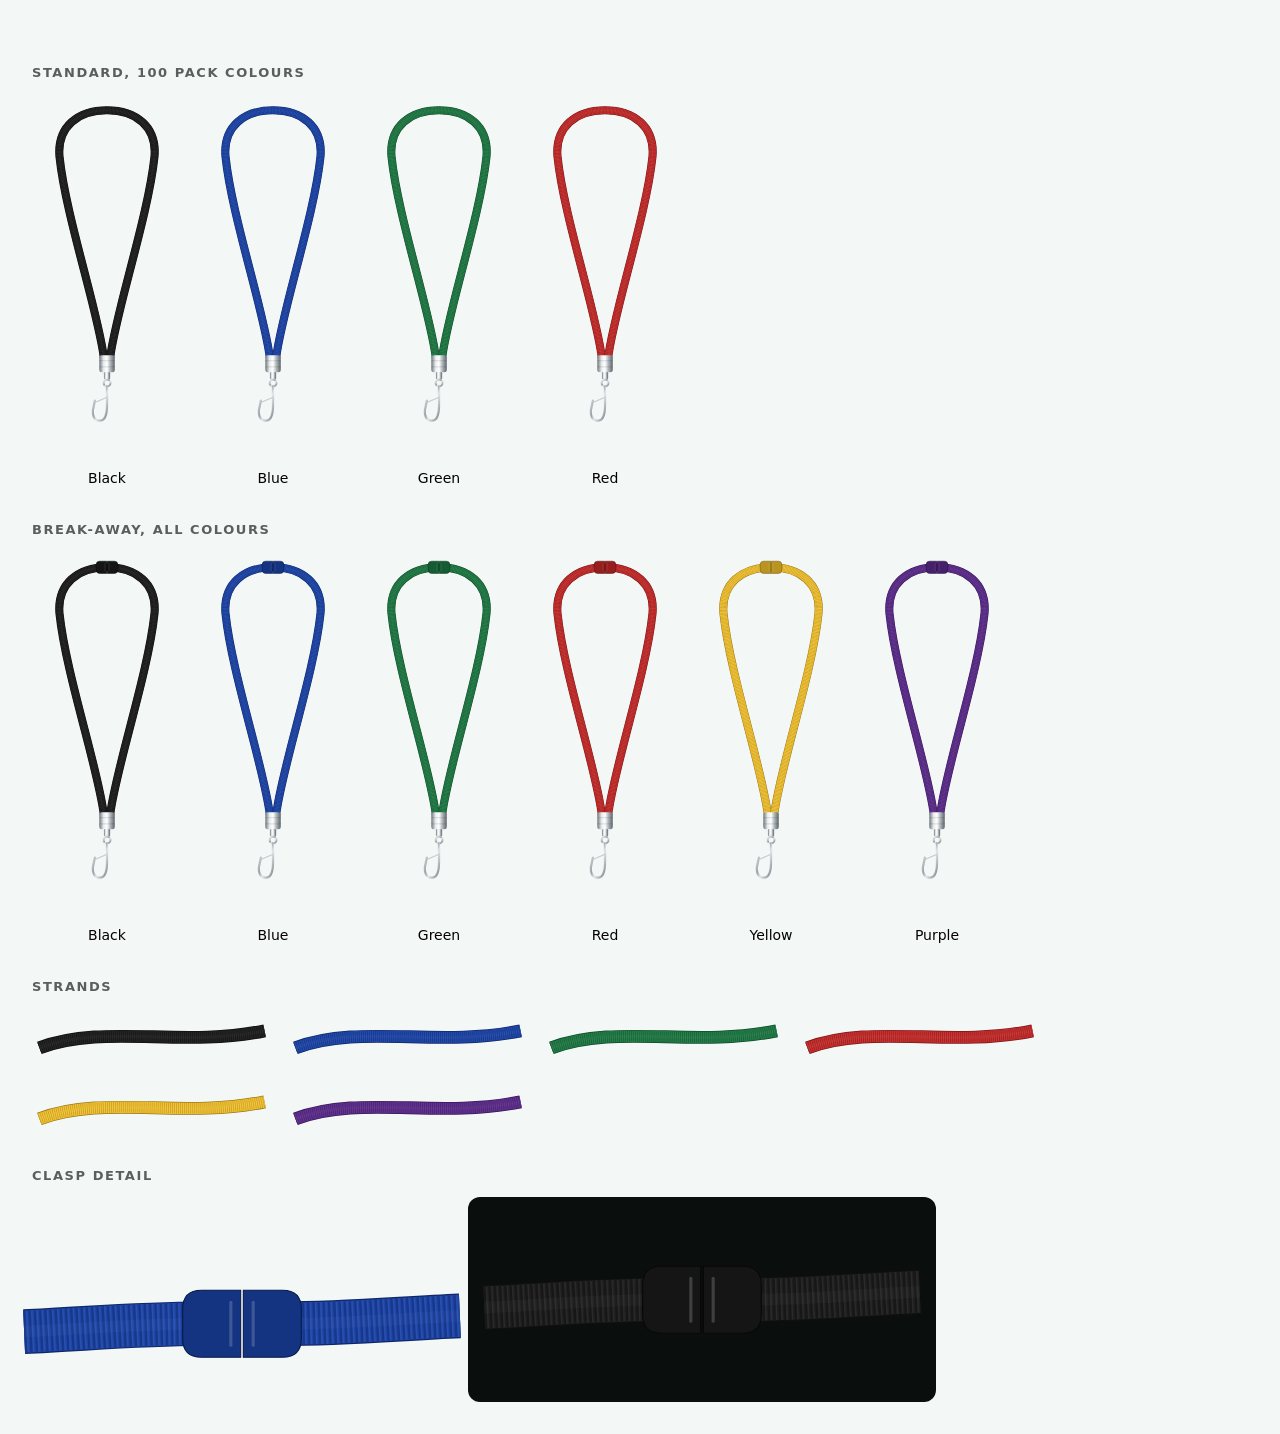
<file: prototypes/shared/lanyard-demo.html>
<!doctype html>
<html lang="en">
<head>
<meta charset="utf-8">
<meta name="viewport" content="width=device-width, initial-scale=1">
<title>Lanyard visuals</title>
<link rel="stylesheet" href="tokens.css">
<link rel="stylesheet" href="lanyard.css">
<style>
  body { margin: 0; padding: 32px; font: 14px/1.4 system-ui, sans-serif; background: var(--n-50); color: var(--ink); }
  h2 { font-size: 13px; letter-spacing: .12em; text-transform: uppercase; color: var(--muted); margin: 32px 0 12px; }
  .row { display: flex; flex-wrap: wrap; gap: 16px; align-items: flex-end; }
  .cell { width: 150px; text-align: center; }
  .cell .ly-hanging { width: 150px; height: auto; }
  .strand { width: 240px; }
  .clasp { width: 420px; }
  .dark { background: var(--n-950); padding: 24px; border-radius: 12px; }
</style>
</head>
<body>
<h2>Standard, 100 pack colours</h2><div class="row" id="std"></div>
<h2>Break-away, all colours</h2><div class="row" id="ba"></div>
<h2>Strands</h2><div class="row" id="strands"></div>
<h2>Clasp detail</h2><div class="row"><div class="clasp" id="clasp" style="--strap: var(--strap-blue)"></div><div class="clasp dark" id="clasp2" style="--strap: var(--strap-black)"></div></div>
<script type="module">
import { hangingLanyard, strand, claspDetail } from './lanyard.js';
import { COLORS } from './products.js';
const cell = (type, key) => `<div class="cell" style="--strap:${COLORS[key].hex}">${hangingLanyard({ type }).svg}<div>${COLORS[key].name}</div></div>`;
document.getElementById('std').innerHTML = ['black','blue','green','red'].map(k => cell('standard', k)).join('');
document.getElementById('ba').innerHTML = Object.keys(COLORS).map(k => cell('breakaway', k)).join('');
document.getElementById('strands').innerHTML = Object.keys(COLORS).map(k => `<div class="strand" style="--strap:${COLORS[k].hex}">${strand()}</div>`).join('');
document.getElementById('clasp').innerHTML = claspDetail();
document.getElementById('clasp2').innerHTML = claspDetail();
</script>
</body>
</html>
</file>
<file: prototypes/shared/fonts/fonts.css>
/* Self-hosted fonts for the Corpafly prototypes. All SIL Open Font License 1.1 (licence files in this folder).
   Latin subset WOFF2 from Google Fonts. Declaring a face does not download it: each page only pulls what it uses.
   Faces that are another company's identity type (Red Hat, IBM Plex, Mona Sans, Geist) are deliberately not used. */

/* Direction A: Instrument Sans (headlines and UI; width axis 75-100%), Fragment Mono (prices, specs) */
@font-face { font-family: "Instrument Sans"; src: url("instrument-sans.woff2") format("woff2"); font-weight: 400 700; font-stretch: 75% 100%; font-style: normal; font-display: swap; }
@font-face { font-family: "Instrument Sans"; src: url("instrument-sans-italic.woff2") format("woff2"); font-weight: 400 700; font-stretch: 75% 100%; font-style: italic; font-display: swap; }
@font-face { font-family: "Fragment Mono"; src: url("fragment-mono.woff2") format("woff2"); font-weight: 400; font-style: normal; font-display: swap; }
@font-face { font-family: "Fragment Mono"; src: url("fragment-mono-italic.woff2") format("woff2"); font-weight: 400; font-style: italic; font-display: swap; }

/* Direction B: Archivo (width axis 62-125%: expanded light headlines, normal-width body), Martian Mono (spec plates) */
@font-face { font-family: "Archivo"; src: url("archivo.woff2") format("woff2"); font-weight: 100 900; font-stretch: 62% 125%; font-style: normal; font-display: swap; }
@font-face { font-family: "Archivo"; src: url("archivo-italic.woff2") format("woff2"); font-weight: 100 900; font-stretch: 62% 125%; font-style: italic; font-display: swap; }
@font-face { font-family: "Martian Mono"; src: url("martian-mono.woff2") format("woff2"); font-weight: 100 800; font-stretch: 75% 112.5%; font-style: normal; font-display: swap; }

/* Direction C: Hanken Grotesk (everything). Its digits are tabular by default, so totals align and roll cleanly,
   and its zero is plain (Atkinson Hyperlegible's slashed zero made prices read like code). */
@font-face { font-family: "Hanken Grotesk"; src: url("hanken-grotesk.woff2") format("woff2"); font-weight: 100 900; font-style: normal; font-display: swap; }
@font-face { font-family: "Hanken Grotesk"; src: url("hanken-grotesk-italic.woff2") format("woff2"); font-weight: 100 900; font-style: italic; font-display: swap; }
</file>
<file: prototypes/shared/tokens.css>
/* Corpafly design tokens, shared by every prototype and later by the theme.
   Colour values: brand teal and black are sampled from the logo files; ramps are built in OKLCH on the teal hue (178)
   so tints stay in the same family. Contrast pairs that pass WCAG 2.2 AA are noted where it matters. */

@property --strap { syntax: "<color>"; inherits: true; initial-value: #1F1F1F; }

:root {
  /* ---- Core brand ---- */
  --cf-teal: #1E806F;   /* logo C. 4.80:1 on white: AA for text on pure white only */
  --cf-black: #050301;  /* logo F */
  --cf-white: #FFFFFF;

  /* ---- Teal ramp ---- */
  --teal-50: #EFFAF7;  --teal-100: #DEF2ED; --teal-200: #BCE5DB; --teal-300: #8DCDBE; --teal-400: #58AA98;
  --teal-500: #1E806F; --teal-600: #106A5B; --teal-700: #045448; --teal-800: #013F35; --teal-900: #022B24; --teal-950: #021814;

  /* ---- Glass neutrals: cool greys with a trace of the teal hue, like the edge of float glass ---- */
  --n-0: #FFFFFF;  --n-25: #F9FCFB;  --n-50: #F3F7F6;  --n-100: #E9EEED; --n-200: #DADFDE; --n-300: #C3C9C7;
  --n-400: #9CA3A1; --n-500: #777D7C; --n-600: #595F5D; --n-700: #414645; --n-800: #2A2F2E; --n-900: #171C1B; --n-950: #0A0E0D;

  /* ---- Product strap colours. Black and blue sampled from product photos; the rest approximate until photos exist ---- */
  --strap-black: #1F1F1F; --strap-blue: #1E45A8; --strap-green: #1F7A45;
  --strap-red: #C42B2B;   --strap-yellow: #F2C12E; --strap-purple: #5E2D8C;

  /* ---- Semantic colours (light surfaces) ---- */
  --bg: var(--n-0);
  --surface: var(--n-50);
  --surface-2: var(--n-100);
  --ink: var(--cf-black);          /* 20.6:1 on white */
  --ink-2: var(--n-800);
  --muted: var(--n-600);           /* 6.0:1 on n-50. n-500 is for large text only */
  --line: rgba(5, 3, 1, 0.10);
  --line-strong: rgba(5, 3, 1, 0.22);
  --accent: var(--cf-teal);        /* fills, selected states, focus. Teal is a signal, not a surface */
  --accent-ink: var(--teal-600);   /* teal text on any tinted surface (6.0:1 on n-50) */
  --on-accent: #FFFFFF;
  --focus-ring: 0 0 0 2px var(--bg), 0 0 0 4px var(--cf-teal);

  /* ---- Type scale (fluid, 390 px to 1440 px) ---- */
  --fs-xs: 0.75rem;
  --fs-sm: 0.875rem;
  --fs-md: 1rem;
  --fs-lg: clamp(1.125rem, 1.05rem + 0.3vw, 1.25rem);
  --fs-xl: clamp(1.375rem, 1.2rem + 0.7vw, 1.75rem);
  --fs-2xl: clamp(1.75rem, 1.4rem + 1.5vw, 2.75rem);
  --fs-3xl: clamp(2.25rem, 1.6rem + 2.8vw, 4.25rem);
  --fs-4xl: clamp(2.75rem, 1.8rem + 4.2vw, 6rem);

  /* ---- Space (4 px base) ---- */
  --s-1: 4px; --s-2: 8px; --s-3: 12px; --s-4: 16px; --s-5: 24px; --s-6: 32px; --s-7: 48px; --s-8: 64px; --s-9: 96px; --s-10: 128px;
  --gutter: clamp(16px, 4vw, 40px);
  --maxw: 1320px;

  /* ---- Radius: small and consistent. Pills only for chips and steppers ---- */
  --r-xs: 4px; --r-sm: 8px; --r-md: 12px; --r-lg: 18px; --r-xl: 26px; --r-pill: 999px;

  /* ---- Shadows: one light source, top left ---- */
  --shadow-1: 0 1px 1px rgba(5, 3, 1, 0.04), 0 2px 6px -2px rgba(5, 3, 1, 0.08);
  --shadow-2: 0 1px 1px rgba(5, 3, 1, 0.04), 0 10px 24px -10px rgba(5, 3, 1, 0.16);
  --shadow-3: 0 2px 2px rgba(5, 3, 1, 0.04), 0 24px 48px -20px rgba(5, 3, 1, 0.24);

  /* ---- Glass material (research/01-glass-motion.md, section 3) ----
     Tint floors are worst-case: ink text needs >= 72% white behind it even over pure black,
     white text needs >= 62% ink even over pure white. Cost grows with glass AREA, not blur radius. */
  --glass-blur: 16px;                                 /* 12px under 768px, 24px for drawer and quick-view */
  --glass-saturate: 150%;
  /* light glass */
  --glass-tint: rgba(255, 255, 255, 0.56);            /* chrome over known content, or icon-only */
  --glass-tint-strong: rgba(255, 255, 255, 0.72);     /* any text over content that can scroll behind */
  --glass-edge: rgba(255, 255, 255, 0.55);            /* 1 px rim */
  --glass-hairline: rgba(5, 3, 1, 0.06);              /* outer line that separates glass from white pages */
  --glass-highlight: inset 0 1px 0 rgba(255, 255, 255, 0.70);
  --glass-fallback: rgba(255, 255, 255, 0.94);        /* no backdrop-filter */
  /* dark glass */
  --glass-dark-tint: rgba(5, 3, 1, 0.50);
  --glass-dark-tint-strong: rgba(5, 3, 1, 0.64);      /* white text */
  --glass-dark-edge: rgba(255, 255, 255, 0.14);
  --glass-dark-highlight: inset 0 1px 0 rgba(255, 255, 255, 0.12);
  --glass-dark-fallback: rgba(5, 3, 1, 0.92);

  /* ---- Motion (research/01-glass-motion.md). Animate transform and opacity only ---- */
  --dur-press: 100ms;   /* press feedback (buttons scale to 0.98) */
  --dur-quick: 160ms;   /* hover, small state changes */
  --dur-ui: 240ms;      /* menus, popovers, price changes */
  --dur-panel: 320ms;   /* drawers in (out: 200ms) */
  --dur-enter: 480ms;   /* first-view reveals: rise 12px + fade, 40ms stagger, 4 items max */
  --dur-hero: 800ms;    /* the one hero product moment */
  --ease-standard: cubic-bezier(0.2, 0, 0, 1);      /* state changes */
  --ease-out: cubic-bezier(0.05, 0.7, 0.1, 1);      /* entrances: fast start, long settle */
  --ease-in: cubic-bezier(0.3, 0, 0.8, 0.15);       /* exits */
  --ease-ui: cubic-bezier(0.2, 0, 0.38, 0.9);       /* small productive UI changes */
  --ease-spring: linear(0, 0.22 7%, 0.69 18%, 1.03 31%, 1.1 38%, 1.07 46%, 1 58%, 0.99 70%, 1);  /* one soft overshoot */

  --z-header: 50; --z-drawer: 80; --z-toast: 90;
}

/* ---------- Glass utilities ----------
   Solid-first: the fallback is the default, live glass is the enhancement. Add .glass--text when text sits on it.
   Never nest glass inside glass, never animate the blur, max three glass layers on screen. */
.glass, .glass-dark { position: relative; }
.glass {
  background: var(--glass-fallback);
  border: 1px solid var(--glass-edge);
  box-shadow: var(--glass-highlight), 0 0 0 1px var(--glass-hairline), 0 8px 24px rgba(5, 3, 1, 0.08);
}
.glass-dark {
  color: #fff;
  background: var(--glass-dark-fallback);
  border: 1px solid var(--glass-dark-edge);
  box-shadow: var(--glass-dark-highlight), 0 8px 24px rgba(5, 3, 1, 0.18);
}
@supports (backdrop-filter: blur(1px)) or (-webkit-backdrop-filter: blur(1px)) {
  .glass, .glass-dark {
    -webkit-backdrop-filter: blur(var(--glass-blur)) saturate(var(--glass-saturate));
    backdrop-filter: blur(var(--glass-blur)) saturate(var(--glass-saturate));
  }
  .glass { background: var(--glass-tint); }
  .glass.glass--text { background: var(--glass-tint-strong); }
  .glass-dark { background: var(--glass-dark-tint); }
  .glass-dark.glass--text { background: var(--glass-dark-tint-strong); }
}
@media (max-width: 767px) { :root { --glass-blur: 12px; } }
/* Less transparency or more contrast requested: solid surfaces with an ink border.
   (Safari ignores prefers-reduced-transparency; prefers-contrast works everywhere.) */
@media (prefers-reduced-transparency: reduce), (prefers-contrast: more) {
  .glass, .glass-dark { -webkit-backdrop-filter: none; backdrop-filter: none; }
  .glass, .glass.glass--text { background: #fff; border-color: var(--cf-black); }
  .glass-dark, .glass-dark.glass--text { background: var(--cf-black); border-color: #fff; }
}
@media (forced-colors: active) {
  .glass, .glass-dark { -webkit-backdrop-filter: none; backdrop-filter: none; background: Canvas; border: 1px solid CanvasText; }
}

/* ---------- Shared basics ---------- */
:where(a, button, input, select, textarea, summary, [tabindex]):focus-visible {
  outline: 2px solid var(--cf-teal);
  outline-offset: 2px;
}
.visually-hidden {
  position: absolute !important; width: 1px; height: 1px; padding: 0; margin: -1px;
  overflow: hidden; clip: rect(0 0 0 0); white-space: nowrap; border: 0;
}
.skip-link {
  position: absolute; left: var(--s-4); top: -100px; z-index: 100; padding: var(--s-3) var(--s-4);
  background: var(--ink); color: #fff; border-radius: var(--r-sm); text-decoration: none;
}
.skip-link:focus { top: var(--s-4); }

/* A swatch always carries a hairline ring: yellow is 1.7:1 on white and black disappears on dark. */
.swatch-dot {
  display: inline-block; width: 1em; height: 1em; border-radius: 50%;
  background: var(--strap); box-shadow: inset 0 0 0 1px rgba(5, 3, 1, 0.18), inset 0 1px 1px rgba(255, 255, 255, 0.25);
}

/* Placeholder label for anything not yet confirmed (prices, specs, photos). */
.ph-tag {
  display: inline-flex; align-items: center; gap: 4px; padding: 1px 6px; border-radius: var(--r-pill);
  font: 500 10px/1.6 ui-monospace, monospace; letter-spacing: 0.06em; text-transform: uppercase;
  color: #6B4E00; background: #FFF3CC; border: 1px dashed #C99A00; vertical-align: middle; white-space: nowrap;
}

/* Functional icons (icons.svg sprite, Phosphor, MIT). Icons never stand alone as section markers. */
.icon { width: 1.25em; height: 1.25em; fill: currentColor; flex: none; vertical-align: -0.2em; }
</file>
<file: prototypes/shared/lanyard.css>
/* Shading for the code-built lanyards (lanyard.js). Set --strap on any ancestor to colour a lanyard.
   Light ribs and dark ribs alternate so the weave reads on black as well as on yellow. */
/* --strap is registered in tokens.css (inherits, initial #1F1F1F); never re-declare it on .ly itself. */
.ly { display: block; overflow: visible; }
.ly .ly-strap path { fill: none; stroke-linecap: butt; stroke-linejoin: round; }
.ly .ly-rim   { stroke: color-mix(in oklab, var(--strap), #000 30%); }
.ly .ly-body  { stroke: var(--strap); }
.ly .ly-rib-d { stroke: color-mix(in oklab, var(--strap), #000 30%); opacity: 0.45; }
.ly .ly-rib-l { stroke: color-mix(in oklab, var(--strap), #fff 20%); opacity: 0.28; }
.ly .ly-sheen { stroke: color-mix(in oklab, var(--strap), #fff 40%); opacity: 0.07; }
.ly .ly-plastic    { fill: color-mix(in oklab, var(--strap), #000 18%); stroke: color-mix(in oklab, var(--strap), #000 45%); stroke-width: 0.8; }
.ly .ly-plastic-hi { fill: none; stroke: #fff; opacity: 0.18; stroke-linecap: round; }

/* Colour changes glide instead of snapping (needs @property --strap, declared in tokens.css). */
@media (prefers-reduced-motion: no-preference) {
  .ly { transition: --strap var(--dur-panel, 320ms) var(--ease-standard, ease); }
}
</file>
<file: prototypes/direction-a/styles.css>
/* Direction A: Clear Sleeve.
   An ID badge sleeve is the clearest object in any office, and here it is the brand's glass.
   Bright, quiet, exact: white and glass neutrals, ink type, teal only for actions, selection and focus.
   Builds on ../shared/tokens.css (colour, type scale, glass material, motion tokens). */

:root {
  --font-sans: "Instrument Sans", ui-sans-serif, system-ui, -apple-system, "Segoe UI", Roboto, sans-serif;
  --font-mono: "Fragment Mono", ui-monospace, SFMono-Regular, Menlo, Consolas, monospace;
  --header-h: 56px;
  --col-gap: 24px;
  --section-pad: clamp(72px, 4rem + 4.6vw, 136px);
  --on-glass-muted: var(--n-700);   /* secondary text on glass: 5:1 even with a black strap behind */
  --ring: var(--teal-600);          /* selected rings: 3:1+ on white, on n-50 and on frosted glass */
}
@media (min-width: 900px) { :root { --header-h: 64px; } }

/* ---------- Base ---------- */
*, *::before, *::after { box-sizing: border-box; }
html {
  -webkit-text-size-adjust: 100%;
  text-size-adjust: 100%;
  scroll-padding-top: calc(var(--header-h) + 16px);   /* WCAG 2.4.11: the fixed header never hides a focused target */
  scroll-padding-bottom: 96px;                         /* ...and the sticky buy bar never hides one at the bottom */
  scrollbar-gutter: stable;
}
html.is-locked { overflow: hidden; }
body {
  margin: 0;
  background: var(--bg);
  color: var(--ink);
  font: 400 1rem/1.5 var(--font-sans);
  -webkit-font-smoothing: antialiased;
  -moz-osx-font-smoothing: grayscale;
  overflow-x: clip;
}
img { display: block; max-width: 100%; height: auto; }
a { color: inherit; }
p, ul, ol, dl, dd, figure { margin: 0; }
ul, ol { padding: 0; list-style: none; }
button, input { font: inherit; color: inherit; }
button { cursor: pointer; }
fieldset { margin: 0; padding: 0; border: 0; min-width: 0; }
legend { padding: 0; }
table { border-collapse: collapse; }
[hidden] { display: none !important; }

.wrap { width: min(100% - 2 * var(--gutter), var(--maxw)); margin-inline: auto; }
.mono { font-family: var(--font-mono); font-weight: 400; letter-spacing: 0; }

/* Type: sentence case, tight headlines, restrained scale */
h1, h2, h3 { margin: 0; font-weight: 500; letter-spacing: -0.02em; line-height: 1.04; text-wrap: balance; }
h2 { font-size: var(--fs-2xl); }
h3 { font-size: var(--fs-xl); letter-spacing: -0.015em; }
.label {
  font: 400 12px/1.4 var(--font-mono);
  letter-spacing: 0.08em;
  text-transform: uppercase;
  color: var(--muted);
}
.lead { font-size: var(--fs-lg); line-height: 1.45; color: var(--n-700); max-width: 34ch; }

/* ---------- Buttons and links ---------- */
.btn {
  display: inline-flex; align-items: center; justify-content: center; gap: 10px;
  min-height: 48px; padding: 0 22px;
  border: 1px solid transparent; border-radius: var(--r-sm);
  font: 500 1rem/1.1 var(--font-sans);
  text-decoration: none; white-space: nowrap;
  transition: background-color var(--dur-quick) var(--ease-standard), border-color var(--dur-quick) var(--ease-standard), color var(--dur-quick) var(--ease-standard);
}
.btn--primary { background: var(--cf-teal); color: var(--on-accent); }          /* white on #1E806F: 4.8:1 */
.btn--primary:hover { background: var(--teal-600); }
.btn--secondary { background: transparent; color: var(--ink); border-color: var(--line-strong); }
.btn--secondary:hover { border-color: var(--ink); }
.btn--quiet { background: transparent; color: var(--ink); border-color: transparent; }
.btn--quiet:hover { background: rgba(5, 3, 1, 0.05); }
.btn--block { width: 100%; }
.btn--sm { min-height: 44px; padding: 0 16px; font-size: 0.9375rem; }
.btn .icon { width: 1.1em; height: 1.1em; }

.text-link {
  display: inline-flex; align-items: center; gap: 8px; min-height: 44px;
  font-weight: 500; text-decoration: underline; text-decoration-thickness: 1px;
  text-underline-offset: 5px; text-decoration-color: var(--line-strong);
}
.text-link:hover { text-decoration-color: currentColor; }

.icon-btn {
  display: inline-grid; place-items: center; position: relative;
  width: 44px; height: 44px; padding: 0;
  border: 0; border-radius: var(--r-sm); background: transparent; color: var(--ink);
  transition: background-color var(--dur-quick) var(--ease-standard);
}
.icon-btn:hover { background: rgba(5, 3, 1, 0.06); }
.icon-btn .icon { width: 22px; height: 22px; }

@media (prefers-reduced-motion: no-preference) {
  .btn, .icon-btn, .seg, .swatch, .badge-swatch, .stepper button, .hint-btn {
    transition-property: background-color, border-color, color, box-shadow, scale;
    transition-duration: var(--dur-quick), var(--dur-quick), var(--dur-quick), var(--dur-quick), var(--dur-press);
    transition-timing-function: var(--ease-standard);
  }
  .btn:active, .icon-btn:active, .seg:active, .swatch:active, .stepper button:active, .hint-btn:active { scale: 0.98; }
}

/* ---------- Header: glass on two pseudo-elements so the tint can rise without fading the blur ---------- */
.site-header { position: fixed; inset: 0 0 auto; z-index: var(--z-header); }
.site-header__bar {
  position: relative; height: var(--header-h);
  display: flex; align-items: center; gap: var(--s-6);
}
.site-header::before, .site-header::after {
  content: ""; position: absolute; inset: 0; z-index: -1; height: var(--header-h); pointer-events: none;
}
.site-header::before {   /* white rim on the lower edge of the pane, then a hairline: the glass reads as a pane */
  background: var(--glass-fallback);
  box-shadow: inset 0 -1px 0 rgba(255, 255, 255, 0.7), 0 1px 0 var(--glass-hairline);
}
.site-header::after { background: rgba(255, 255, 255, 0.364); opacity: 0; }  /* 56% tint + this = 72% */
@supports (backdrop-filter: blur(1px)) or (-webkit-backdrop-filter: blur(1px)) {
  .site-header::before {
    background: var(--glass-tint);
    -webkit-backdrop-filter: blur(var(--glass-blur)) saturate(var(--glass-saturate));
    backdrop-filter: blur(var(--glass-blur)) saturate(var(--glass-saturate));
  }
}
/* Tint rises from 56% to 72% over the first 80px of scroll. Fallback: main.js toggles .is-scrolled. */
@keyframes header-tint { to { opacity: 1; } }
@supports (animation-timeline: scroll()) {
  .site-header::after { animation: header-tint linear both; animation-timeline: scroll(root block); animation-range: 0 80px; }
}
@supports not (animation-timeline: scroll()) {
  .site-header::after { transition: opacity var(--dur-ui) var(--ease-standard); }
  .site-header.is-scrolled::after { opacity: 1; }
}
@media (prefers-reduced-transparency: reduce), (prefers-contrast: more) {
  .site-header::before { background: #fff; -webkit-backdrop-filter: none; backdrop-filter: none; box-shadow: 0 1px 0 var(--cf-black); }
  .site-header::after { display: none; }
}
@media (forced-colors: active) {
  .site-header::before { background: Canvas; -webkit-backdrop-filter: none; backdrop-filter: none; border-bottom: 1px solid CanvasText; }
}

.brand { display: inline-flex; align-items: center; min-height: 44px; }
.brand img { width: 120px; height: auto; }   /* the small lockup's 120px minimum (brand book, section 1) */
.site-nav { display: none; }
.site-nav ul { display: flex; gap: var(--s-1); }
.site-nav a {
  display: inline-flex; align-items: center; min-height: 44px; padding: 0 12px;
  font-size: 0.9375rem; font-weight: 500; text-decoration: none; border-radius: var(--r-sm);
}
.site-nav a:hover { background: rgba(5, 3, 1, 0.05); }
.site-header__actions { display: flex; align-items: center; gap: 2px; margin-left: auto; }
.icon-btn--account { display: none; }
.cart-btn__count {
  position: absolute; top: 5px; right: 3px; min-width: 18px; height: 18px; padding: 0 4px;
  display: grid; place-items: center; border-radius: var(--r-pill);
  background: var(--ink); color: #fff; font-size: 10px; line-height: 1;
}
.cart-btn__count:empty, .cart-btn[data-count="0"] .cart-btn__count { display: none; }

/* Mobile menu: a plain white sheet under the glass header (glass in A is kept to the listed places) */
.mobile-menu {
  position: absolute; inset: var(--header-h) 0 auto;
  background: #fff; border-bottom: 1px solid var(--line); box-shadow: var(--shadow-2);
  padding-block: var(--s-2) var(--s-5);
}
.mobile-menu a {
  display: flex; align-items: center; min-height: 52px;
  font-size: 1.25rem; font-weight: 500; letter-spacing: -0.01em; text-decoration: none;
  border-bottom: 1px solid var(--line);
}
@media (min-width: 900px) {
  .site-nav { display: block; }
  .icon-btn--account { display: inline-grid; }
  .menu-btn, .mobile-menu { display: none; }
}

/* ---------- Hero ---------- */
.hero { position: relative; overflow: clip; background: var(--n-0); }
.hero__grid { display: grid; grid-template-columns: minmax(0, 1fr); }
.hero__copy { padding-top: calc(var(--header-h) + 40px); container-type: inline-size; }
/* The two-line headline is sized by its column (cqi), so it stays on two lines at every width.
   The first declaration is the fallback for browsers without container units. */
.hero h1 { font-size: clamp(2.125rem, 1.29rem + 3.43vw, 4.375rem); font-size: clamp(2.125rem, 11.4cqi, 4.375rem); }
.hero__copy .label { margin-bottom: var(--s-5); }
.hero__sub { margin-top: var(--s-5); font-size: var(--fs-lg); line-height: 1.45; color: var(--n-700); max-width: 34ch; }
@media (min-width: 900px) { .hero__sub { max-width: none; } }
.hero__actions { display: flex; flex-wrap: wrap; align-items: center; gap: var(--s-3) var(--s-6); margin-top: var(--s-6); }
.hero__from { display: flex; flex-wrap: wrap; align-items: center; gap: 8px 12px; margin-top: var(--s-6); font-size: 0.9375rem; }

/* The hanging lanyard and the badge share one coordinate system.
   --s scales the lanyard (px per SVG unit, viewBox 240 x 600). The J-hook's lowest point is the anchor
   (108.3, 525.6 in SVG units, from hangingLanyard()); the badge hangs from it through its slot. */
.hero__visual {
  --s: 1;
  --badge-w: min(66vw, 260px);
  --badge-h: calc(var(--badge-w) * 86 / 54);             /* ID card proportion, portrait */
  --anchor-y: 228px;                                      /* hook bottom, from the top of the visual */
  --slot-top: 13px;                                       /* top of the punched hole inside the badge */
  --slot-w: 52px;
  --slot-h: 11px;
  --badge-top: calc(var(--anchor-y) - var(--slot-top) - 4.9px * var(--s));  /* hole edge rests on the wire */
  position: relative;
  height: calc(var(--badge-top) + var(--badge-h) + 40px);
  margin-top: var(--s-5);
  overflow-y: clip;          /* phones: the strap is cut cleanly by the top of the visual, never over the copy */
}

.hang {
  position: absolute;
  width: calc(240px * var(--s)); height: calc(600px * var(--s));
  left: calc(50% - 108.3px * var(--s));
  top: calc(var(--anchor-y) - 525.64px * var(--s));
  transform-origin: 50% 4.33%;                            /* top of the loop: the pendulum pivot */
}
.hang__lanyard, .hang__lanyard svg { width: 100%; height: 100%; }

.badge-hanger {
  position: absolute; left: 45.125%; top: 87.607%;       /* the anchor, as a share of the lanyard box */
  width: var(--badge-w); height: var(--badge-h);
  margin-left: calc(var(--badge-w) / -2);
  margin-top: calc(-1 * (var(--slot-top) + 4.9px * var(--s)));
}
.badge-tilt {
  position: absolute; inset: 0;
  transform-origin: 50% var(--slot-top);
  transform: perspective(900px) rotateX(var(--rx, 0deg)) rotateY(var(--ry, 0deg));
}
.badge-shadow {
  position: absolute; inset: 0; border-radius: 20px;
  /* Outer shadows only paint outside the box, so none of this darkens the glass. */
  box-shadow: 0 0 0 1px rgba(5, 3, 1, 0.07), 0 2px 3px rgba(5, 3, 1, 0.05), 0 22px 44px -18px rgba(5, 3, 1, 0.22), 0 60px 80px -48px rgba(5, 3, 1, 0.18);
}

/* THE GLASS BADGE: .glass .glass--text from tokens, plus a punched slot (a real hole, via mask),
   a welded seam like a vinyl sleeve, a resting sheen from the top left and a pointer-led highlight. */
.badge {
  position: absolute; inset: 0;
  display: flex; flex-direction: column;
  padding: calc(var(--slot-top) + var(--slot-h) + 14px) 20px 18px;
  border-radius: 20px;
  box-shadow: var(--glass-highlight);
  -webkit-mask:
    url("data:image/svg+xml,%3Csvg xmlns='http://www.w3.org/2000/svg' viewBox='0 0 52 11'%3E%3Crect width='52' height='11' rx='5.5'/%3E%3C/svg%3E") 50% var(--slot-top) / var(--slot-w) var(--slot-h) no-repeat,
    linear-gradient(#000 0 0);
  -webkit-mask-composite: xor;
  mask:
    url("data:image/svg+xml,%3Csvg xmlns='http://www.w3.org/2000/svg' viewBox='0 0 52 11'%3E%3Crect width='52' height='11' rx='5.5'/%3E%3C/svg%3E") 50% var(--slot-top) / var(--slot-w) var(--slot-h) no-repeat exclude,
    linear-gradient(#000 0 0);
}
.badge::before {   /* welded seam, 7px in from the edge */
  content: ""; position: absolute; inset: 7px; border-radius: 14px; pointer-events: none;
  border: 1px solid rgba(255, 255, 255, 0.75);
  box-shadow: 0 0 0 1px rgba(5, 3, 1, 0.04);
}
.badge::after {    /* resting sheen: one light source, top left */
  content: ""; position: absolute; inset: 0; border-radius: inherit; pointer-events: none;
  background: linear-gradient(155deg, rgba(255, 255, 255, 0.55) 0%, rgba(255, 255, 255, 0) 38%);
}
.badge__slot {     /* the cut edge around the hole: 1px larger than the hole on every side */
  position: absolute; left: 50%; top: calc(var(--slot-top) - 1px);
  width: calc(var(--slot-w) + 2px); height: calc(var(--slot-h) + 2px); margin-left: calc(var(--slot-w) / -2 - 1px);
  border-radius: var(--r-pill);
  border: 1px solid rgba(5, 3, 1, 0.16);
  box-shadow: 0 1px 0 rgba(255, 255, 255, 0.9);
}
.badge__shine {    /* follows the pointer (main.js sets --hx / --hy); hidden at rest */
  position: absolute; inset: 0; border-radius: inherit; pointer-events: none; opacity: 0;
  background: radial-gradient(220px circle at var(--hx, 50%) var(--hy, 0%), rgba(255, 255, 255, 0.75), rgba(255, 255, 255, 0) 70%);
}
.badge > :not(.badge__slot, .badge__shine) { position: relative; z-index: 1; }

.badge__head { display: flex; align-items: center; justify-content: space-between; }
.badge__mark { width: 22px; height: auto; }
.badge__name { margin-top: 14px; font-size: 1.375rem; font-weight: 500; letter-spacing: -0.015em; line-height: 1.1; }
.badge__spec { margin-top: 4px; font-size: 0.8125rem; color: var(--on-glass-muted); }
.badge__price { display: flex; flex-direction: column; margin-top: auto; }
/* Large prices are set in Instrument Sans with tabular figures: monospace spaces the point too wide at this size */
.badge__amount { font-size: calc(var(--badge-w) * 0.24); font-weight: 500; line-height: 1; letter-spacing: -0.035em; font-variant-numeric: tabular-nums; }
.badge__per { margin-top: 6px; font-size: 0.8125rem; color: var(--on-glass-muted); }
.badge .ph-tag { align-self: flex-start; margin-top: 8px; }
.badge__meta {
  margin-top: 14px; padding-top: 12px; border-top: 1px solid rgba(5, 3, 1, 0.12);
  font-size: 11.5px; letter-spacing: 0.06em; text-transform: uppercase;
}
.badge__colors { display: grid; grid-template-columns: repeat(4, 1fr); gap: 2px; margin-top: 8px; }
.badge-swatch {
  position: relative; display: flex; flex-direction: column; align-items: center; gap: 4px;
  min-height: 44px; padding: 4px 0 2px; border-radius: var(--r-sm); cursor: pointer;
}
.badge-swatch input { position: absolute; inset: 0; margin: 0; opacity: 0; cursor: pointer; }
.badge-swatch .swatch-dot { font-size: 22px; transition: box-shadow var(--dur-quick) var(--ease-standard); }
.badge-swatch__name { font: 400 10.5px/1 var(--font-mono); letter-spacing: 0.06em; text-transform: uppercase; color: var(--on-glass-muted); }
.badge-swatch:has(:checked) .swatch-dot {
  box-shadow: inset 0 0 0 1px rgba(5, 3, 1, 0.18), 0 0 0 2px #fff, 0 0 0 4px var(--ring);
}
.badge-swatch:has(:checked) .badge-swatch__name { color: var(--ink); }
.badge-swatch:has(:focus-visible) { outline: 2px solid var(--cf-teal); outline-offset: 0; }

/* The badge's four colours, laid under it as one sample set: one shared angle, equal length, even
   spacing, running the width of the column behind the badge. The glass always has real woven colour to
   blur, and the ends show crisp outside the sleeve. Page rule for A: glass sits over strap, never a gradient. */
.hero__strands {
  --gap: calc(var(--badge-w) * 0.105);                   /* centre to centre: about 27px at desktop */
  position: absolute;
  width: calc(var(--badge-w) * 2.4); left: calc(50% - var(--badge-w) * 1.2);
  top: calc(var(--badge-top) + var(--badge-h) * 0.55);
  rotate: -8deg;
}
.hero-strand { position: absolute; left: 0; width: 100%; top: 0; display: block; translate: 0 -50%; }
.hero-strand svg { width: 100%; height: auto; }
.hero-strand--1 { --strap: var(--strap-black); margin-top: calc(var(--gap) * -1.5); }
.hero-strand--2 { --strap: var(--strap-blue);  margin-top: calc(var(--gap) * -0.5); }
.hero-strand--3 { --strap: var(--strap-green); margin-top: calc(var(--gap) * 0.5); }
.hero-strand--4 { --strap: var(--strap-red);   margin-top: calc(var(--gap) * 1.5); }

/* THE PRODUCT MOMENT: drop in from slightly above, one soft pendulum swing, once. Paused (on its first
   frame) until main.js has drawn the lanyard, then released by .hero-go. Reduced motion: final frame. */
@keyframes hang-drop { from { translate: 0 -30px; } }
@keyframes hang-swing {
  0% { rotate: 3deg; }
  48% { rotate: -1.5deg; }
  100% { rotate: 0deg; }
}
@media (prefers-reduced-motion: no-preference) {
  .js .hang {
    animation:
      hang-drop var(--dur-hero) var(--ease-spring) both,
      hang-swing var(--dur-hero) cubic-bezier(0.37, 0, 0.63, 1) both;
    animation-play-state: paused;
  }
  .js.hero-go .hang { animation-play-state: running; }
  .badge-tilt { transition: transform var(--dur-enter) var(--ease-out); }
  .badge-tilt.is-tilting { transition-duration: var(--dur-quick); }
  .badge__shine { transition: opacity var(--dur-ui) var(--ease-standard); }
  .badge-tilt.is-tilting .badge__shine { opacity: 1; }
}

@media (min-width: 900px) {
  .hero__grid { grid-template-columns: repeat(12, minmax(0, 1fr)); column-gap: var(--col-gap); }
  .hero__copy { grid-column: 1 / 7; align-self: center; padding-top: var(--header-h); }
  .hero__visual {
    grid-column: 7 / 13;
    --s: 1.45;
    --badge-w: clamp(240px, 18vw, 260px);
    --anchor-y: clamp(330px, 21vw + 110px, 410px);
    --slot-top: 14px;
    --slot-w: 56px;
    --slot-h: 12px;
    margin-top: 0;
    height: calc(var(--badge-top) + var(--badge-h) + 64px);
    overflow-y: visible;      /* desktop: the strap runs on up behind the glass header at full opacity */
  }
  .badge { padding-inline: 22px; }
  .badge__name { font-size: 1.5rem; }
}
/* Narrow desktops: a shorter strand set, so its left ends stay clear of the hero copy and its links */
@media (min-width: 900px) and (max-width: 1099px) {
  .hero__strands { width: calc(var(--badge-w) * 1.8); left: calc(50% - var(--badge-w) * 0.9); }
}

/* ---------- Section scaffolding ---------- */
.section-head { display: grid; gap: var(--s-4); margin-bottom: var(--s-7); }
.section-head h2 { max-width: 18ch; }
@media (min-width: 900px) {
  .section-head { margin-bottom: var(--s-8); }
  .section-head--split { grid-template-columns: repeat(12, minmax(0, 1fr)); column-gap: var(--col-gap); align-items: end; }
  .section-head--split .label { grid-column: 1 / -1; }
  .section-head--split h2 { grid-column: 1 / 8; }
  .section-head--split .lead { grid-column: 9 / 13; }
}

/* ---------- Buy band ---------- */
.buy { position: relative; overflow: clip; background: var(--n-50); padding-block: var(--section-pad); }
.buy__grid { display: grid; gap: var(--s-7); }
.buy__intro { display: grid; gap: var(--s-4); align-content: start; }
.buy__facts { display: grid; border-top: 1px solid var(--line); }
.buy__facts div { display: flex; justify-content: space-between; gap: var(--s-4); padding: 12px 0; border-bottom: 1px solid var(--line); }
.buy__facts dd { font-size: 0.9375rem; text-align: right; }
/* The buy panel is a solid white sheet: forms never sit on glass (research/01, section 3). */
.buy-panel {
  display: grid; gap: var(--s-5); padding: var(--s-5);
  background: var(--n-0); border: 1px solid var(--line); border-radius: var(--r-lg); box-shadow: var(--shadow-2);
}
.field { display: grid; gap: 10px; }
.field__label { display: block; }
.field__value { color: var(--ink); }
.field__note { font-size: 0.875rem; color: var(--muted); }
.field__note:empty { position: absolute; }   /* out of the grid, but the live region exists before its text arrives */

/* Segmented controls: native radios, so arrow keys and screen readers work without script */
.segmented { display: grid; grid-auto-flow: column; grid-auto-columns: minmax(0, 1fr); gap: 6px; }
.seg {
  position: relative; display: grid; align-content: center; justify-items: start; gap: 2px;
  min-height: 52px; padding: 8px 12px;
  background: #fff; border: 1px solid var(--line-strong); border-radius: var(--r-sm); cursor: pointer;
}
.seg input, .swatch input { position: absolute; inset: 0; margin: 0; opacity: 0; cursor: pointer; }
.seg__main { font-weight: 500; font-size: 0.9375rem; line-height: 1.2; }
.seg__sub { font-size: 12.5px; color: var(--muted); }
.segmented--product .seg { min-height: 48px; justify-items: center; text-align: center; }
.seg:hover { border-color: var(--ink); }
.seg:has(:checked) { border-color: var(--ring); box-shadow: inset 0 0 0 1px var(--ring); background: var(--teal-50); }
.seg:has(:checked) .seg__sub { color: var(--accent-ink); }
.seg:has(:focus-visible), .swatch:has(:focus-visible) { outline: 2px solid var(--cf-teal); outline-offset: 2px; }

.swatches { display: grid; grid-template-columns: repeat(auto-fill, minmax(104px, 1fr)); gap: 6px; }
.swatch {
  position: relative; display: flex; align-items: center; gap: 10px;
  min-height: 44px; padding: 0 12px;
  background: #fff; border: 1px solid var(--line-strong); border-radius: var(--r-pill);
  font-size: 0.9375rem; cursor: pointer;
}
.swatch .swatch-dot { font-size: 20px; flex: none; }
.swatch:hover { border-color: var(--ink); }
.swatch:has(:checked) { border-color: var(--ring); box-shadow: inset 0 0 0 1px var(--ring); }

.hint-btn {
  justify-self: start; display: inline-flex; align-items: center; gap: 6px;
  min-height: 32px; padding: 0; border: 0; background: none;
  font-size: 0.875rem; font-weight: 500; color: var(--accent-ink);
  text-decoration: underline; text-decoration-thickness: 1px; text-underline-offset: 4px;
}
.hint-btn .icon { width: 1em; height: 1em; }

.field--qty { grid-template-columns: auto 1fr; align-items: center; gap: var(--s-4); }
.stepper {
  justify-self: start; display: inline-grid; grid-template-columns: 44px 56px 44px; align-items: center;
  height: 48px; background: #fff; border: 1px solid var(--line-strong); border-radius: var(--r-pill);
}
.stepper button {
  display: grid; place-items: center; width: 44px; height: 44px; margin: 0 auto;
  border: 0; border-radius: 50%; background: transparent;
}
.stepper button:hover { background: rgba(5, 3, 1, 0.06); }
.stepper .icon { width: 18px; height: 18px; }
.stepper input {
  width: 100%; height: 44px; padding: 0; border: 0; background: transparent;
  text-align: center; font-size: 1.0625rem; -moz-appearance: textfield; appearance: textfield;
}
.stepper input::-webkit-outer-spin-button, .stepper input::-webkit-inner-spin-button { -webkit-appearance: none; margin: 0; }
.stepper input:focus-visible { outline-offset: -2px; border-radius: var(--r-xs); }

.summary { display: grid; gap: 6px; padding-top: var(--s-5); border-top: 1px solid var(--line); }
.summary__line { display: flex; flex-wrap: wrap; align-items: baseline; justify-content: space-between; gap: 4px 16px; }
.summary__count { font-size: 0.875rem; }
.summary__total { font-size: clamp(1.75rem, 1.4rem + 1vw, 2.25rem); font-weight: 500; line-height: 1; letter-spacing: -0.03em; font-variant-numeric: tabular-nums; }
.summary__unit { font-size: 0.9375rem; color: var(--muted); }
.summary__unit .mono { color: var(--ink); }
.summary__save { margin-left: 6px; padding: 2px 8px; border-radius: var(--r-pill); background: var(--n-100); color: var(--ink); font-size: 12px; }
.summary__ph { margin-top: calc(-1 * var(--s-3)); }
.btn--add { width: 100%; min-height: 52px; font-size: 1.0625rem; gap: 12px; }
.btn__price { font-size: 0.9375rem; }
.btn__price::before { content: "· "; }
.buy-panel__note { margin-top: calc(-1 * var(--s-3)); font-size: 0.8125rem; color: var(--muted); text-align: center; }

@media (min-width: 900px) {
  .buy__grid { grid-template-columns: repeat(12, minmax(0, 1fr)); grid-template-rows: auto 1fr; column-gap: var(--col-gap); row-gap: 0; }
  .buy__intro { grid-column: 1 / 5; grid-row: 1; }
  .buy__facts { grid-column: 1 / 5; grid-row: 2; align-self: start; margin-top: var(--s-7); }
  .buy__stage { grid-column: 6 / 13; grid-row: 1 / 3; }
  .buy-panel { padding: 32px; gap: 26px; }
  .field--qty { grid-template-columns: 1fr; gap: 10px; }
}

/* ---------- Range: two rows, alternating, no card boxes ---------- */
.range { padding-block: var(--section-pad) calc(var(--section-pad) * 0.6); }
.product-row { display: grid; gap: var(--s-6); padding-block: var(--s-7); border-top: 1px solid var(--line); }
.plinth__stage { position: relative; aspect-ratio: 6 / 5; background: var(--n-50); border-radius: var(--r-md); }
.plinth__art { position: absolute; left: 0; right: 42%; top: 6%; height: 84%; }
.plinth__art svg { height: 100%; width: auto; margin-inline: auto; }
.plinth__photo {
  position: absolute; right: 5%; bottom: 5%; width: 44%;
  background: #fff; padding: 6px; border-radius: var(--r-sm); box-shadow: var(--shadow-1);
}
.plinth__photo img { border-radius: 4px; aspect-ratio: 640 / 452; object-fit: cover; width: 100%; }
.plinth__caption { margin-top: var(--s-3); }
.product-row__text { display: grid; gap: var(--s-4); align-content: start; justify-items: start; }
.product-row__text h3 { font-size: var(--fs-2xl); }
.product-row__text > p:not(.label, .ph-note) { color: var(--n-700); max-width: 40ch; }

.price-table { width: 100%; max-width: 420px; font-size: 0.9375rem; margin-top: var(--s-2); }
.price-table th, .price-table td { padding: 10px 0; text-align: left; border-bottom: 1px solid var(--line); font-weight: 400; }
.price-table thead th { font-size: 11px; letter-spacing: 0.08em; text-transform: uppercase; color: var(--muted); padding-top: 0; }
.price-table td:last-child, .price-table th:last-child { text-align: right; }
.price-table tbody th::after { content: " pack"; color: var(--muted); }
.ph-note { margin-top: calc(-1 * var(--s-2)); }

.color-list { display: flex; flex-wrap: wrap; gap: 6px 18px; font-size: 0.9375rem; }
.color-list li { display: inline-flex; align-items: center; gap: 8px; }
.color-list .swatch-dot { font-size: 14px; }
.color-groups { display: grid; gap: var(--s-4); }
.color-groups .label { margin-bottom: 6px; }
.product-row__text .btn { margin-top: var(--s-3); }

@media (min-width: 900px) {
  .product-row { grid-template-columns: repeat(12, minmax(0, 1fr)); column-gap: var(--col-gap); align-items: center; padding-block: var(--s-8); }
  .product-row .plinth { grid-column: 1 / 7; grid-row: 1; }
  .product-row .product-row__text { grid-column: 8 / 12; grid-row: 1; }
  .product-row--flip .plinth { grid-column: 7 / 13; }
  .product-row--flip .product-row__text { grid-column: 2 / 6; }
  .color-groups { grid-template-columns: auto auto; justify-content: start; column-gap: var(--s-7); }
}

/* ---------- Break-away explained ---------- */
.explain { padding-block: var(--section-pad); border-top: 1px solid var(--line); }
.explain__body { display: grid; gap: var(--s-6); }
/* The clasp as a macro on a quiet plinth; the strap ends run off its edges. */
.clasp-figure {
  --sep: 5.2px;                    /* each half travels 5.2 SVG units: about 28px apart in all at desktop */
  overflow: hidden; background: var(--n-50); border-radius: var(--r-md);
  padding-block: clamp(20px, 0.5rem + 2.4vw, 48px);
}
.clasp-figure__art svg { width: 100%; height: auto; margin-block: -5%; }   /* trim the drawing's empty top and bottom */
.captions { display: grid; gap: var(--s-5); align-content: start; }
.captions li { display: grid; gap: var(--s-2); padding-top: var(--s-4); border-top: 1px solid var(--line); }
.captions li p:not(.label) { max-width: 30ch; }
.for-whom { display: grid; gap: var(--s-4); justify-items: start; margin-top: var(--s-8); }
.for-whom ul { display: grid; grid-template-columns: 1fr 1fr; width: 100%; font-size: var(--fs-xl); font-weight: 500; letter-spacing: -0.015em; }
.for-whom li { padding: 10px 0; border-top: 1px solid var(--line); }

/* The clasp opens as the figure crosses the viewport: scroll-driven where supported, else a class from main.js */
.clasp-figure .ly-end-l, .clasp-figure .ly-half-l { --dir: -1; }
.clasp-figure .ly-end-r, .clasp-figure .ly-half-r { --dir: 1; }
@keyframes clasp-open { to { translate: calc(var(--dir) * var(--sep)) 0; } }
@media (prefers-reduced-motion: no-preference) {
  @supports (animation-timeline: view()) {
    .clasp-figure { view-timeline: --clasp block; }
    .clasp-figure :is(.ly-end-l, .ly-half-l, .ly-end-r, .ly-half-r) {
      animation: clasp-open linear both; animation-timeline: --clasp; animation-range: cover 30% cover 60%;
    }
  }
  @supports not (animation-timeline: view()) {
    .clasp-figure :is(.ly-end-l, .ly-half-l, .ly-end-r, .ly-half-r) { transition: translate var(--dur-enter) var(--ease-out); }
    .clasp-figure.is-open :is(.ly-end-l, .ly-half-l, .ly-end-r, .ly-half-r) { translate: calc(var(--dir) * var(--sep)) 0; }
  }
}
@media (prefers-reduced-motion: reduce) {   /* final state, no movement */
  .clasp-figure :is(.ly-end-l, .ly-half-l, .ly-end-r, .ly-half-r) { translate: calc(var(--dir) * var(--sep)) 0; }
}

@media (min-width: 900px) {
  .explain__body { grid-template-columns: repeat(12, minmax(0, 1fr)); column-gap: var(--col-gap); align-items: center; }
  .clasp-figure { grid-column: 1 / 9; }
  .captions { grid-column: 10 / 13; gap: var(--s-6); }
  .for-whom { grid-template-columns: auto 1fr auto; align-items: center; column-gap: var(--s-6); padding-top: var(--s-5); border-top: 1px solid var(--line); }
  .for-whom ul { display: flex; flex-wrap: wrap; }
  .for-whom li { padding: 0; border: 0; }
  .for-whom li:not(:last-child)::after { content: "·"; margin: 0 0.5em; color: var(--n-400); }
}

/* ---------- Color coding ---------- */
.coding { padding-block: var(--section-pad); border-top: 1px solid var(--line); }
.coding__grid { display: grid; gap: var(--s-7); }
.plan { border-top: 1px solid var(--line); padding-top: var(--s-4); }
.plan__caption { display: flex; flex-wrap: wrap; align-items: baseline; gap: 4px 12px; margin-bottom: var(--s-3); }
.plan__note { font-size: 0.8125rem; color: var(--muted); }
.plan__table { width: 100%; font-size: 0.9375rem; }
.plan__table th, .plan__table td { padding: 12px 12px 12px 0; text-align: left; border-bottom: 1px solid var(--line); font-weight: 400; vertical-align: middle; }
.plan__table thead th { font: 400 11px/1.4 var(--font-mono); letter-spacing: 0.08em; text-transform: uppercase; color: var(--muted); padding-top: 0; }
.plan__table tbody th { font-weight: 500; }
.plan__table td:first-of-type { white-space: nowrap; }
.plan__table td .swatch-dot { font-size: 12px; margin-right: 8px; vertical-align: -1px; }
.plan__table td:last-child { color: var(--n-700); }

.sample-card { background: var(--n-50); border-radius: var(--r-md); padding: var(--s-5) var(--s-5) var(--s-3); overflow: hidden; }
.sample-card__head { display: flex; justify-content: space-between; padding-bottom: var(--s-3); }
.sample-card__head .label:last-child { display: none; }
.sample {
  position: relative; display: grid; grid-template-columns: 1fr; gap: 2px;
  padding: 14px 0 14px 42%; border-top: 1px solid var(--line);
  min-height: 64px;
}
.sample__strand { position: absolute; left: calc(-1 * var(--s-5)); top: 50%; width: calc(42% + var(--s-5) - 16px); translate: 0 -50%; }
.sample__strand svg { width: 100%; height: auto; }
.sample__name { font-weight: 500; }
.sample__packs { display: grid; font-size: 12px; line-height: 1.5; color: var(--n-700); }

@media (min-width: 900px) {
  .coding__grid { grid-template-columns: repeat(12, minmax(0, 1fr)); column-gap: var(--col-gap); align-items: start; }
  .coding__text { grid-column: 1 / 6; }
  .sample-card { grid-column: 7 / 13; padding: var(--s-6) var(--s-6) var(--s-4); }
  .sample { grid-template-columns: 1fr 1.6fr; align-items: center; padding-left: 40%; min-height: 72px; }
  .sample__strand { left: calc(-1 * var(--s-6)); width: calc(40% + var(--s-6) - 20px); }
  .sample-card__head .label:last-child { display: block; }
  .sample-card__head { display: grid; grid-template-columns: 40% 1fr 1.6fr; }
  .sample-card__head .label:first-child { grid-column: 1; }
  .sample-card__head .label:last-child { grid-column: 3; }
}

/* ---------- Specs ---------- */
.specs { padding-block: var(--section-pad); border-top: 1px solid var(--line); }
.specs__grid { display: grid; gap: var(--s-6); }
.spec-sheet__cols { display: none; }
.spec { display: grid; grid-template-columns: 1fr 1fr; gap: 8px 16px; padding: 16px 0; border-top: 1px solid var(--line); }
.spec:last-child { border-bottom: 1px solid var(--line); }
.spec dt { grid-column: 1 / -1; }
.spec dd { font-size: 0.9375rem; }
.spec__for { display: block; margin-bottom: 2px; font-size: 12px; color: var(--muted); }
.spec__sub { display: block; margin-top: 4px; }
@media (min-width: 700px) {
  .spec-sheet__cols {
    display: grid; grid-template-columns: 1fr 2fr 2fr; gap: var(--col-gap); padding-bottom: 12px;
    font: 400 12px/1.4 var(--font-mono); letter-spacing: 0.08em; text-transform: uppercase; color: var(--ink);
  }
  .spec { grid-template-columns: 1fr 2fr 2fr; gap: var(--col-gap); align-items: baseline; }
  .spec dt { grid-column: auto; }
  .spec__for { position: absolute; width: 1px; height: 1px; overflow: hidden; clip: rect(0 0 0 0); white-space: nowrap; }
}
@media (min-width: 900px) {
  .specs__grid { grid-template-columns: repeat(12, minmax(0, 1fr)); column-gap: var(--col-gap); }
  .specs__grid .section-head { grid-column: 1 / 5; margin-bottom: 0; align-content: start; }
  .spec-sheet { grid-column: 6 / 13; }
}

/* ---------- Video ---------- */
.video { padding-block: var(--section-pad) 0; border-top: 1px solid var(--line); }
.video__grid { display: grid; gap: var(--s-5); }
.video-frame {
  position: relative; aspect-ratio: 16 / 9; overflow: hidden;
  background: var(--n-50); border-radius: var(--r-md);
}
.video-frame__poster { position: absolute; inset: 0; rotate: -9deg; }
.poster-strand { position: absolute; left: -12%; width: 124%; top: 50%; display: block; translate: 0 -50%; }
.poster-strand svg { width: 100%; height: auto; }
.poster-strand--1 { --strap: var(--strap-black); margin-top: -2%; }
.poster-strand--2 { --strap: var(--strap-blue);  margin-top: 2%; }
.video-frame__label { position: absolute; left: 16px; top: 14px; color: var(--n-700); }
.video-frame__ph { position: absolute; right: 16px; top: 14px; }
.play {
  position: absolute; left: 50%; top: 50%; translate: -50% -50%;
  width: 76px; height: 76px; border-radius: 50%; display: grid; place-items: center; padding: 0;
  color: var(--ink);
}
.play .icon { width: 26px; height: 26px; margin-left: 4px; }
.play:hover { --glass-tint: rgba(255, 255, 255, 0.72); }
.video__text { display: grid; gap: var(--s-2); align-content: start; }
.video__text h2 { font-size: var(--fs-xl); }
.video__status { color: var(--n-700); }
@media (min-width: 900px) {
  .video__grid { grid-template-columns: repeat(12, minmax(0, 1fr)); column-gap: var(--col-gap); align-items: start; }
  .video-frame { grid-column: 1 / 9; }
  .video__text { grid-column: 9 / 13; padding-top: 2px; }   /* top-aligned with the frame */
}

/* ---------- Reviews and reorder ---------- */
.after { padding-block: var(--section-pad); }
.after__grid { display: grid; gap: var(--s-7); }
.after__col { display: grid; gap: var(--s-4); align-content: start; justify-items: start; padding-top: var(--s-5); border-top: 1px solid var(--line); }
.after__col h2 { font-size: var(--fs-xl); }
.after__col > p:not(.label) { max-width: 40ch; color: var(--n-700); }
.empty { padding: var(--s-4) var(--s-5); border: 1px dashed var(--line-strong); border-radius: var(--r-sm); }
.after__small { font-size: 0.875rem; }
@media (min-width: 900px) {
  .after__grid { grid-template-columns: repeat(12, minmax(0, 1fr)); column-gap: var(--col-gap); }
  .after__col:first-child { grid-column: 1 / 6; }
  .after__col:last-child { grid-column: 7 / 12; }
}

/* ---------- Trust row ---------- */
.trust { border-top: 1px solid var(--line); border-bottom: 1px solid var(--line); }
.trust__row { display: grid; grid-template-columns: 1fr 1fr; }
.trust__row li { padding: 18px 0; font-size: 0.9375rem; font-weight: 500; border-bottom: 1px solid var(--line); }
.trust__row li:nth-child(odd) { padding-right: 12px; }
.trust__row li:nth-child(even) { padding-left: 16px; border-left: 1px solid var(--line); }
.trust__row li:nth-last-child(-n + 2) { border-bottom: 0; }
.trust__row a { color: var(--accent-ink); text-underline-offset: 4px; }
@media (min-width: 900px) {
  .trust__row { grid-template-columns: repeat(4, 1fr); }
  .trust__row li { padding: 26px 24px; border-bottom: 0; border-left: 1px solid var(--line); }
  .trust__row li:first-child { padding-left: 0; border-left: 0; }
}

/* ---------- Footer ---------- */
.site-footer { background: var(--n-25); padding-block: var(--s-8) calc(var(--s-6) + 76px); }  /* room for the sticky bar */
.site-footer__grid { display: grid; grid-template-columns: 1fr 1fr; gap: var(--s-6) var(--s-5); }
.site-footer__brand { grid-column: 1 / -1; display: grid; gap: var(--s-3); }
.site-footer__brand p { max-width: 32ch; color: var(--n-700); font-size: 0.9375rem; }
.site-footer__col ul { display: grid; gap: 2px; margin-top: var(--s-3); }
.site-footer a { display: inline-flex; align-items: center; min-height: 32px; font-size: 0.9375rem; text-decoration: none; }
.site-footer a:hover { text-decoration: underline; text-underline-offset: 4px; }
.site-footer__base {
  display: flex; flex-wrap: wrap; gap: var(--s-2) var(--s-6); align-items: center;
  margin-top: var(--s-7); padding-top: var(--s-5); border-top: 1px solid var(--line);
  font-size: 0.8125rem; color: var(--n-700);
}
.site-footer__policies { display: flex; flex-wrap: wrap; gap: 0 var(--s-5); flex: 1 1 100%; }
.site-footer__policies a { font-size: 0.8125rem; }
@media (min-width: 900px) {
  .site-footer { padding-bottom: calc(var(--s-7) + 90px); }   /* room for the sticky bar: 62px bar, 20px offset, 8px air */
  .site-footer__grid { grid-template-columns: repeat(12, minmax(0, 1fr)); column-gap: var(--col-gap); }
  .site-footer__brand { grid-column: 1 / 5; }
  .site-footer__col:nth-of-type(1) { grid-column: 7 / 9; }
  .site-footer__col:nth-of-type(2) { grid-column: 9 / 11; }
  .site-footer__col:nth-of-type(3) { grid-column: 11 / 13; }
  .site-footer__policies { flex: 1 1 auto; }
}

/* ---------- Sticky buy bar (glass, slim) ---------- */
.sticky-buy {
  position: fixed; z-index: 40; left: 10px; right: 10px; bottom: calc(10px + env(safe-area-inset-bottom));
  display: flex; align-items: center; gap: 12px; min-height: 60px; padding: 8px 8px 8px 16px;
  border-radius: 14px;
  visibility: hidden; opacity: 0;
}
.sticky-buy.is-visible { visibility: visible; opacity: 1; }
.sticky-buy__dot { font-size: 16px; flex: none; }
.sticky-buy__desc { flex: 1; min-width: 0; display: grid; font-size: 0.875rem; line-height: 1.3; }
.sticky-buy__desc [data-sticky-desc] { overflow: hidden; text-overflow: ellipsis; white-space: nowrap; }
.sticky-buy__desc .mono { font-size: 0.9375rem; }
.sticky-buy__price { display: flex; flex-wrap: wrap; align-items: center; column-gap: 8px; }   /* phones: the tag wraps under the total */
@media (prefers-reduced-motion: no-preference) {
  .sticky-buy { translate: 0 12px; transition: opacity var(--dur-ui) var(--ease-standard), translate var(--dur-ui) var(--ease-out), visibility 0s linear var(--dur-ui); }
  .sticky-buy.is-visible { translate: 0 0; transition-delay: 0s; }
}
@media (prefers-reduced-motion: reduce) {
  .sticky-buy { transition: opacity 150ms linear, visibility 0s linear 150ms; }
  .sticky-buy.is-visible { transition-delay: 0s; }
}
@media (min-width: 900px) {
  .sticky-buy {
    left: auto; right: max(var(--gutter), (100vw - var(--maxw)) / 2); bottom: 20px;
    width: 580px; padding-left: 20px;
  }
  .sticky-buy__desc { display: flex; gap: 12px; align-items: baseline; }
  .sticky-buy__price { flex: none; }
}

/* ---------- Cart drawer (glass, modal) ---------- */
.cart-drawer {
  --glass-blur: 24px;
  --glass-tint-strong: rgba(255, 255, 255, 0.9);   /* a frost, so the teal button behind never reads as a smear */
  position: fixed; inset: 0 0 0 auto; margin: 0;
  width: min(440px, 100vw); max-width: 100vw; height: 100dvh; max-height: 100dvh;
  padding: 0; border-width: 0 0 0 1px; border-radius: 0;
  flex-direction: column; color: var(--ink); overscroll-behavior: contain;
}
.cart-drawer[open] { display: flex; }
.cart-drawer::backdrop { background: rgba(5, 3, 1, 0.22); }
.cart-drawer__head { display: flex; align-items: center; justify-content: space-between; padding: 12px 12px 12px 24px; border-bottom: 1px solid var(--line); }
.cart-drawer__head h2 { font-size: var(--fs-xl); }
.cart-drawer__status { padding: 0 24px; font-size: 0.875rem; color: var(--on-glass-muted); }
.cart-drawer__status:not(:empty) { padding-block: 12px; border-bottom: 1px solid var(--line); }
.cart-lines { flex: 1; overflow-y: auto; padding: 0 24px; }
.cart-line { display: grid; grid-template-columns: 22px 1fr auto; gap: 4px 12px; padding: 18px 0; border-bottom: 1px solid var(--line); }
.cart-line .swatch-dot { font-size: 18px; margin-top: 2px; }
.cart-line__name { font-weight: 500; }
.cart-line__meta, .cart-line__unit { grid-column: 2 / 4; font-size: 0.875rem; color: var(--on-glass-muted); }
.cart-line__total { text-align: right; }
.cart-line__controls { grid-column: 2 / 4; display: flex; align-items: center; justify-content: space-between; margin-top: 8px; }
.cart-line .stepper { height: 44px; grid-template-columns: 40px 44px 40px; }
.cart-line .stepper button { width: 40px; height: 40px; }
.cart-line .stepper output { text-align: center; font-family: var(--font-mono); }
.cart-line__remove { min-height: 44px; padding: 0 4px; border: 0; background: none; font-size: 0.875rem; text-decoration: underline; text-underline-offset: 4px; }
.cart-empty { padding: 32px 24px; color: var(--on-glass-muted); }
.cart-drawer__foot { display: grid; gap: 12px; padding: 18px 24px calc(18px + env(safe-area-inset-bottom)); border-top: 1px solid var(--line); }
.cart-totals { display: grid; gap: 6px; }
.cart-totals div { display: flex; justify-content: space-between; font-size: 0.9375rem; }
.cart-totals dt { color: var(--on-glass-muted); }
.cart-totals .cart-totals__sub { font-size: 1.125rem; font-weight: 500; }
.cart-totals .cart-totals__sub dt { color: var(--ink); }
.cart-drawer__note { font-size: 0.8125rem; color: var(--on-glass-muted); }
.cart-drawer__note:empty { position: absolute; }   /* as .field__note: the status region exists before its text */
.cart-drawer .btn--primary { min-height: 52px; }

@media (prefers-reduced-motion: no-preference) {
  .cart-drawer { translate: 100% 0; transition: translate 200ms var(--ease-in), display 200ms allow-discrete, overlay 200ms allow-discrete; }
  .cart-drawer[open] { translate: 0 0; transition-duration: var(--dur-panel); transition-timing-function: var(--ease-out); }
  @starting-style { .cart-drawer[open] { translate: 100% 0; } }
  .cart-drawer::backdrop { transition: background-color var(--dur-panel) var(--ease-standard), display var(--dur-panel) allow-discrete, overlay var(--dur-panel) allow-discrete; }
  @starting-style { .cart-drawer[open]::backdrop { background-color: rgba(5, 3, 1, 0); } }
}
@media (prefers-reduced-motion: reduce) {
  .cart-drawer { opacity: 0; transition: opacity 150ms linear, display 150ms allow-discrete, overlay 150ms allow-discrete; }
  .cart-drawer[open] { opacity: 1; }
  @starting-style { .cart-drawer[open] { opacity: 0; } }
}

/* Swatches keep their real color in forced-colors mode; the names carry the meaning anyway.
   Selection is drawn with border, inset shadow and tint, which forced colors flatten, so it gets an inset
   outline. The focused option keeps the standard outer focus ring instead, so focus never looks like selection. */
@media (forced-colors: active) {
  .swatch-dot { forced-color-adjust: none; }
  .seg:has(:checked):not(:has(:focus-visible)),
  .swatch:has(:checked):not(:has(:focus-visible)) { outline: 3px solid Highlight; outline-offset: -3px; }
}
</file>
<file: prototypes/direction-b/styles.css>
/* Corpafly, Direction B: "Diamond Grid".
   The CF mark is drawn on a 45-degree grid, so the page is too: a fine diamond lattice, chevron-cut plates,
   hairlines and Martian Mono numerals. Live glass only on the header, the docked order bar, the plan card and the
   cart drawer, plus a baked lens in the hero (glass rim and tint, no live blur). Builds on ../shared/tokens.css
   (colors, glass, motion tokens). */

/* Font cuts for this page, built with fontTools from ../shared/fonts (OFL 1.1, no Reserved Font Names; licences in fonts/).
   They hold only the axis ranges and glyphs used here (basic Latin plus the copyright sign, middle dot and times sign),
   so the first screen needs 31 KB of fonts instead of 133 KB. Anything outside them falls back to the full shared faces.
   - Archivo Display: static wdth 125 / wght 300, uppercase, digits and punctuation (4 KB). Display text is always uppercase.
   - Archivo UI: variable wght 400 to 500, wdth 100 to 112.5 (19 KB). Body and UI.
   - Martian UI: wdth 87.5, variable wght 400 to 500 (8 KB). Labels, codes and numerals. */
@font-face { font-family: "Archivo Display"; src: url("fonts/archivo-display.woff2") format("woff2"); font-weight: 300; font-stretch: 125%; font-style: normal; font-display: swap; }
@font-face { font-family: "Archivo UI"; src: url("fonts/archivo-ui.woff2") format("woff2"); font-weight: 400 500; font-stretch: 100% 112.5%; font-style: normal; font-display: swap; }
@font-face { font-family: "Martian UI"; src: url("fonts/martian-ui.woff2") format("woff2"); font-weight: 400 500; font-stretch: 87.5%; font-style: normal; font-display: swap; }

/* ---------- Direction tokens ---------- */
:root {
  --cell: 24px;                                   /* lattice pitch: everything spaces in 12 / 24 px steps */
  --header-h: 64px;
  --paper: #FFFFFF;
  --vellum: var(--n-25);
  --rule: rgba(5, 3, 1, 0.22);                    /* plate edges, table heads */
  --hair: rgba(5, 3, 1, 0.10);                    /* inner rules */
  --font-sans: "Archivo UI", "Archivo", "Helvetica Neue", Arial, sans-serif;
  --font-display: "Archivo Display", "Archivo", "Helvetica Neue", Arial, sans-serif;   /* uppercase, 125% width, weight 300 */
  --font-mono: "Martian UI", "Martian Mono", ui-monospace, "SFMono-Regular", Menlo, monospace;

  /* Lattice tiles. Lines run past the tile so the joins at tile corners stay continuous. */
  --lattice-ink: url("data:image/svg+xml,%3Csvg xmlns='http://www.w3.org/2000/svg' width='24' height='24'%3E%3Cpath d='M-6 -6L30 30M30 -6L-6 30' stroke='%23050301' stroke-opacity='.06' fill='none'/%3E%3C/svg%3E");
  --lattice-white: url("data:image/svg+xml,%3Csvg xmlns='http://www.w3.org/2000/svg' width='24' height='24'%3E%3Cpath d='M-6 -6L30 30M30 -6L-6 30' stroke='%23fff' stroke-opacity='.06' fill='none'/%3E%3C/svg%3E");
  /* The lens: the same lattice seen through thick glass, magnified 1.25x and brighter (baked, no runtime filter) */
  --lattice-lens: url("data:image/svg+xml,%3Csvg xmlns='http://www.w3.org/2000/svg' width='30' height='30'%3E%3Cpath d='M-7.5 -7.5L37.5 37.5M37.5 -7.5L-7.5 37.5' stroke='%23fff' stroke-opacity='.085' fill='none'/%3E%3C/svg%3E");
  /* Left edge of .wrap, so section lattices start on the same vertical as the content */
  --wrap-left: max(var(--gutter), calc(50% - (var(--maxw) / 2) + 12px));
}
@media (max-width: 899px) { :root { --header-h: 56px; } }

/* ---------- Base ---------- */
*, *::before, *::after { box-sizing: border-box; }
html {
  -webkit-text-size-adjust: 100%;
  text-size-adjust: 100%;
  scroll-padding-top: calc(var(--header-h) + 24px);   /* WCAG 2.4.11: the fixed header never hides a focused element */
  scroll-padding-bottom: 96px;                         /* ...nor does the docked order bar */
  scrollbar-gutter: stable;
}
html.is-locked { overflow: hidden; }
body {
  margin: 0;
  font-family: var(--font-sans);
  font-stretch: 100%;
  font-size: 1rem;
  line-height: 1.55;
  color: var(--ink);
  background: var(--paper);
  overflow-x: clip;
  -webkit-font-smoothing: antialiased;
}
img, svg { display: block; max-width: 100%; }
img { height: auto; }
a { color: inherit; }
button, input { font: inherit; color: inherit; }
button { cursor: pointer; }
h1, h2, h3 { margin: 0; font-weight: inherit; }
b, strong, th { font-weight: 500; }   /* UI weight; the font cut stops at 500 */
p { margin: 0; }
fieldset { margin: 0; padding: 0; border: 0; min-width: 0; }
legend { padding: 0; }

.wrap { width: min(100% - 2 * var(--gutter), var(--maxw)); margin-inline: auto; }
.mono { font-family: var(--font-mono); font-stretch: 87.5%; font-size: 0.75rem; letter-spacing: 0.06em; text-transform: uppercase; font-weight: 400; }
.muted { color: var(--muted); }
@media (max-width: 519px) { .hide-sm { display: none; } }
.display {
  font-family: var(--font-display);
  font-stretch: 125%;
  font-weight: 300;
  text-transform: uppercase;
  letter-spacing: 0.01em;
  line-height: 0.98;
}
/* Placeholder tags sit on dark and light surfaces alike; keep them from inheriting uppercase mono spacing */
.ph-tag { text-transform: uppercase; letter-spacing: 0.06em; font-stretch: 100%; }
/* Keeps "J-hook" and "break-away" whole: a split at the hyphen breaks the product's own spec terms.
   (U+2011 is not an option: the trimmed fonts and archivo.woff2 lack the glyph.) */
.nobr { white-space: nowrap; }

/* Focus: teal ring from tokens.css; on dark surfaces a lighter teal keeps 3:1 against the background */
[data-tone="dark"] :focus-visible, .site-header[data-tone="dark"] :focus-visible { outline-color: var(--teal-300); }

/* ---------- Chevron cut: two opposite 45-degree corners, matching the mark ----------
   clip-path trims the border, so the diagonal edge is drawn back in with a hard-stop background line. */
.cut {
  --cut: 24px;
  --edge: var(--rule);
  clip-path: polygon(var(--cut) 0, 100% 0, 100% calc(100% - var(--cut)), calc(100% - var(--cut)) 100%, 0 100%, 0 var(--cut));
}
/* Tripled class: the glass classes in tokens.css set the background shorthand, which would wipe these edge lines */
.cut.cut.cut {
  background-image:
    linear-gradient(135deg, transparent 50%, var(--edge) 50%, var(--edge) calc(50% + 1px), transparent calc(50% + 1px)),
    linear-gradient(135deg, transparent calc(50% - 1px), var(--edge) calc(50% - 1px), var(--edge) 50%, transparent 50%);
  background-size: var(--cut) var(--cut);
  background-position: top left, bottom right;
  background-repeat: no-repeat;
  background-origin: border-box;
}

/* ---------- Buttons ---------- */
.btn {
  position: relative;
  isolation: isolate;
  display: inline-flex; align-items: center; justify-content: center; gap: 10px;
  min-height: 48px; padding: 0 22px;
  font: 500 0.9375rem/1.1 var(--font-sans); font-stretch: 106%; letter-spacing: 0.01em;
  text-decoration: none; white-space: nowrap;
  border: 1px solid transparent; border-radius: 0; background: none;
  transition: color var(--dur-quick) var(--ease-standard), border-color var(--dur-quick) var(--ease-standard), background-color var(--dur-quick) var(--ease-standard);
}
.btn .icon { width: 18px; height: 18px; }
/* Primary: solid teal with one 45-degree cut. The cut lives on a pseudo-element so the focus outline is never clipped. */
.btn--primary { color: #fff; }
.btn--primary::before {
  content: ""; position: absolute; inset: 0; z-index: -1;
  background: var(--cf-teal);
  clip-path: polygon(0 0, calc(100% - 10px) 0, 100% 10px, 100% 100%, 0 100%);
  transition: background-color var(--dur-quick) var(--ease-standard);
}
.btn--primary:hover::before { background: var(--teal-600); }
.btn--primary[aria-disabled="true"]::before, .btn--primary:disabled::before { background: var(--n-400); }
.btn--ghost { color: #fff; border-color: rgba(255, 255, 255, 0.42); }
.btn--ghost:hover { border-color: #fff; background: rgba(255, 255, 255, 0.06); }
.btn--line { color: var(--ink); border-color: var(--ink); }
.btn--line:hover { color: #fff; background: var(--ink); }
.btn--block { width: 100%; }
.btn--tall { min-height: 56px; }
.link-btn {
  display: inline-flex; align-items: center; min-height: 32px;   /* comfortably over the 24 px target minimum */
  padding: 4px 0; border: 0; background: none; color: var(--accent-ink);
  text-decoration: underline; text-underline-offset: 3px; text-decoration-thickness: 1px;
}
.link-btn[hidden] { display: none; }   /* the display above would otherwise beat the hidden attribute */
.link-btn:hover { color: var(--ink); }

.icon-btn {
  position: relative; display: inline-grid; place-items: center;
  width: 44px; height: 44px; padding: 0; border: 0; background: none; color: inherit;
  text-decoration: none; border-radius: 0;
}
.icon-btn .icon { width: 22px; height: 22px; }
.icon-btn:hover { background: color-mix(in srgb, currentColor 8%, transparent); }

/* ---------- Header: adaptive glass (dark over dark sections, light over light; main.js sets data-tone) ---------- */
.site-header {
  --hdr-tint: var(--glass-dark-tint);
  --hdr-tint-add: rgba(5, 3, 1, 0.28);             /* stacked on the base = 64%, the white-text floor */
  --hdr-ink: #fff;
  --hdr-edge: rgba(255, 255, 255, 0.10);
  position: fixed; inset: 0 0 auto 0; z-index: var(--z-header);
  color: var(--hdr-ink);
  background: var(--hdr-tint);
  border-bottom: 1px solid var(--hdr-edge);
  box-shadow: var(--glass-dark-highlight);
  transition: background-color var(--dur-ui) var(--ease-standard), color var(--dur-ui) var(--ease-standard), border-color var(--dur-ui) var(--ease-standard);
}
.site-header[data-tone="light"] {
  --hdr-tint: var(--glass-tint);
  --hdr-tint-add: rgba(255, 255, 255, 0.364);      /* stacked on the base = 72%, the ink-text floor */
  --hdr-ink: var(--ink);
  --hdr-edge: rgba(5, 3, 1, 0.08);
  box-shadow: var(--glass-highlight);
}
/* Tint rises over the first 80 px of scroll. Opacity of a pseudo-element only, never the blur. */
.site-header::before {
  content: ""; position: absolute; inset: 0; z-index: -1; pointer-events: none;
  background: var(--hdr-tint-add);
  opacity: 0;
  transition: opacity var(--dur-ui) var(--ease-standard), background-color var(--dur-ui) var(--ease-standard);
}
.site-header.is-scrolled::before { opacity: 1; }          /* fallback, toggled by main.js */
@supports (animation-timeline: scroll()) {
  .site-header::before { animation: hdr-tint linear both; animation-timeline: scroll(root block); animation-range: 0 80px; }
}
@keyframes hdr-tint { to { opacity: 1; } }
@supports (backdrop-filter: blur(1px)) or (-webkit-backdrop-filter: blur(1px)) {
  .site-header {
    -webkit-backdrop-filter: blur(var(--glass-blur)) saturate(var(--glass-saturate));
    backdrop-filter: blur(var(--glass-blur)) saturate(var(--glass-saturate));
  }
}
@supports not ((backdrop-filter: blur(1px)) or (-webkit-backdrop-filter: blur(1px))) {
  .site-header { --hdr-tint: var(--glass-dark-fallback); }
  .site-header[data-tone="light"] { --hdr-tint: var(--glass-fallback); }
}
@media (prefers-reduced-transparency: reduce), (prefers-contrast: more) {
  .site-header { -webkit-backdrop-filter: none; backdrop-filter: none; --hdr-tint: var(--cf-black); --hdr-edge: #fff; }
  .site-header[data-tone="light"] { --hdr-tint: #fff; --hdr-edge: var(--cf-black); }
}

.site-header__bar { display: flex; align-items: center; gap: 40px; height: var(--header-h); }
.brand { display: block; flex: none; color: inherit; }
.brand__lockup { height: 34px; width: auto; aspect-ratio: 693.84 / 196.53; }   /* 120 px wide: the small lockup's minimum */
.primary-nav ul { display: flex; gap: 4px; margin: 0; padding: 0; list-style: none; }
.primary-nav a {
  display: block; padding: 10px 12px;
  font: 500 0.8125rem/1 var(--font-sans); font-stretch: 112.5%; letter-spacing: 0.07em; text-transform: uppercase;
  text-decoration: none; opacity: 0.9;
  background-image: linear-gradient(currentColor, currentColor);
  background-size: 0 1px; background-repeat: no-repeat; background-position: 12px calc(100% - 4px);
  transition: opacity var(--dur-quick);   /* the underline draws only under no-preference (motion block) */
}
.primary-nav a:hover { opacity: 1; background-size: calc(100% - 24px) 1px; }
.header-actions { display: flex; align-items: center; gap: 2px; margin-left: auto; }
.cart-btn__count {
  position: absolute; top: 5px; right: 2px;
  min-width: 18px; height: 18px; padding: 0 4px;
  display: grid; place-items: center;
  font: 500 10px/1 var(--font-mono); font-stretch: 87.5%;
  color: #fff; background: var(--cf-teal);
  clip-path: polygon(0 0, calc(100% - 5px) 0, 100% 5px, 100% 100%, 0 100%);
}
.cart-btn__count[data-empty] { display: none; }
.menu-btn { display: none; }

.mobile-menu {
  position: absolute; top: 100%; left: 0; right: 0;
  background: var(--n-950); color: #fff;
  border-bottom: 1px solid rgba(255, 255, 255, 0.12);
}
.site-header[data-tone="light"] .mobile-menu { background: #fff; color: var(--ink); border-bottom-color: var(--rule); }
.mobile-menu ul { list-style: none; margin: 0; padding: 8px var(--gutter) 24px; }
.mobile-menu li + li { border-top: 1px solid color-mix(in srgb, currentColor 14%, transparent); }
.mobile-menu a {
  display: flex; justify-content: space-between; align-items: center; min-height: 56px;
  font: 300 1.375rem/1 var(--font-display); font-stretch: 125%; text-transform: uppercase; letter-spacing: 0.01em;
  text-decoration: none;
}
.mobile-menu a .mono { opacity: 0.6; }

@media (max-width: 899px) {
  .primary-nav, .icon-btn--account { display: none; }
  .menu-btn { display: inline-grid; }
}

/* ---------- Hero ---------- */
.hero {
  /* The mark is placed from the lens: it starts 28 px right of the lens (never under it), and on very wide screens
     it still crops at least 26% off the right edge. */
  --hero-h: clamp(640px, 100svh, 1080px);
  --lens-w: 620px;
  --mark-h: calc(var(--hero-h) * 1.18);
  --mark-top: -9%;
  position: relative; isolation: isolate; overflow: clip;
  height: var(--hero-h);
  color: #fff;
  background-color: var(--teal-950);
  background-image: var(--lattice-white);
  background-size: var(--cell) var(--cell);
  background-position: 0 0;                         /* main.js snaps the strap to this origin */
}
/* The art stops at the header's bottom edge (bar + 1 px hairline): the header glass only ever blurs the plain lattice,
   so the mark and strap never smear into a teal or blue glow under it. */
.hero__art { position: absolute; inset: 0; z-index: 0; pointer-events: none; clip-path: inset(calc(var(--header-h) + 1px) 0 0 0); }
.hero__mark {
  position: absolute;
  height: var(--mark-h); width: auto; max-width: none; aspect-ratio: 201.95 / 196.53;
  top: var(--mark-top);
  left: max(calc(max(var(--gutter), (100% - var(--maxw)) / 2) + var(--lens-w) + 28px), calc(100% - var(--mark-h) * 0.76));
  overflow: visible;
}
@media (max-width: 1199px) { .hero { --lens-w: 520px; --mark-h: calc(var(--hero-h) * 1.04); --mark-top: -2%; } }
/* The mark in a dark key: brand teal deepened to teal-700, the F stays black with a 1px rim so it reads on the dark field */
.mk--c path, .mk-whole__c { fill: var(--teal-700); }
.mk--f path, .mk-whole__f { fill: var(--cf-black); }
.mk-whole__f { stroke: rgba(255, 255, 255, 0.13); stroke-width: 1; }
.hero__strap { position: absolute; inset: 0; }
.hero__strap svg { position: absolute; inset: 0; width: 100%; height: 100%; overflow: visible; }
.hero__strap .ly-strap path { stroke-linejoin: miter; }   /* the strap folds on the grid: crisp 90-degree folds */

.hero__inner { position: relative; z-index: 1; height: 100%; display: flex; align-items: center; padding-top: var(--header-h); }

/* The lens, baked: it keeps the dark glass rim, highlight and cut edges (tokens .glass-dark .glass--text) and the lattice
   redrawn magnified inside it, but not the live blur. It covers 28 to 56% of the screen, far over the 10% glass budget,
   and the blur only ever smeared a uniform lattice (and, on phones, the C). The 92% ink hides the page lattice behind it. */
.hero .lens {
  --cut: 32px;
  --edge: var(--glass-dark-edge);
  container-type: inline-size;
  width: min(var(--lens-w), 100%);
  padding: 40px 44px 36px;
  border-radius: 0;
  -webkit-backdrop-filter: none;
  backdrop-filter: none;
  background-color: var(--glass-dark-fallback);
}
/* This rule outranks the solid black tokens.css gives these users, so restate it */
@media (prefers-reduced-transparency: reduce), (prefers-contrast: more) {
  .hero .lens { background-color: var(--cf-black); }
}
.hero .lens::before {
  content: ""; position: absolute; inset: 0; z-index: -1; pointer-events: none;
  background-image: var(--lattice-lens);
  background-size: 30px 30px;
  background-position: 9px 4px;
}
.hero .lens > * { position: relative; }
.kicker { color: var(--teal-300); font-size: 0.6875rem; }
.hero__title { margin-top: 20px; font-size: clamp(2.25rem, 13.4cqi, 5rem); }
.hero__title .ln { display: block; }
.hero__sub { margin-top: 22px; max-width: 34ch; font-size: 1.125rem; line-height: 1.5; color: rgba(255, 255, 255, 0.8); }
.hero__ctas { display: flex; flex-wrap: wrap; gap: 12px; margin-top: 28px; }
.readout {
  display: grid; grid-template-columns: auto auto 1fr; margin: 32px 0 0;
  border-top: 1px solid rgba(255, 255, 255, 0.14);
}
.readout > div { padding: 12px 20px 0 0; }
.readout > div + div { padding-left: 20px; border-left: 1px solid rgba(255, 255, 255, 0.14); }
.readout dt { color: var(--teal-300); font-size: 0.625rem; }
.readout dd { margin: 4px 0 0; color: #fff; font-size: 0.8125rem; text-transform: none; letter-spacing: 0.02em; }
.readout .ph-tag { margin-left: 4px; }

@media (max-width: 899px) {
  .hero { height: auto; min-height: 100svh; }
  /* Phones: the mark crops into the top-right corner and the C runs on behind the lens; the strap and its J-hook
     hang clear above the lens at every width up to 899 px */
  .hero__mark { height: auto; width: clamp(500px, 140%, 560px); top: -160px; left: 28%; }
  .hero__inner { align-items: flex-end; min-height: 100svh; padding-top: calc(var(--header-h) + 200px); padding-bottom: 16px; }
  .hero .lens { width: min(100%, 600px); padding: 28px 22px 24px; --cut: 24px; }
  .hero__sub { font-size: 1rem; }
  .hero__ctas .btn { flex: 1 1 100%; }
  .readout { grid-template-columns: 1fr 1fr; }
  .readout > div:last-child { grid-column: 1 / -1; padding-left: 0; border-left: 0; border-top: 1px solid rgba(255, 255, 255, 0.14); margin-top: 12px; }
}

/* ---------- Sheets: white drawing paper with the ink lattice ---------- */
.sheet {
  padding-block: 96px;
  background-color: var(--paper);
  background-image: var(--lattice-ink);
  background-size: var(--cell) var(--cell);
  background-position: var(--wrap-left) 0;
}
.sheet--vellum { background-color: var(--vellum); }
.sheet--tight { padding-block: 72px; }
@media (max-width: 899px) { .sheet { padding-block: 72px; } .sheet--tight { padding-block: 56px; } }

.sheet-head { container-type: inline-size; display: grid; grid-template-columns: minmax(0, 1fr) minmax(0, 1fr); gap: 0 48px; margin-bottom: 48px; }
.sheet-head__index {
  grid-column: 1 / -1; display: flex; justify-content: space-between; gap: 16px;
  padding-bottom: 11px; border-bottom: 1px solid var(--rule); color: var(--muted); font-size: 0.6875rem;
}
.sheet-head__title { margin-top: 28px; font-size: clamp(1.5rem, 4.5cqi - 2px, 3.5rem); }   /* sized so the longest word, "SPECIFICATIONS." (10.9 em), fits half the head */
.sheet-head__lede { align-self: end; max-width: 46ch; margin-top: 28px; font-size: 1.125rem; line-height: 1.5; color: var(--ink-2); }
@media (max-width: 899px) {
  .sheet-head { grid-template-columns: minmax(0, 1fr); margin-bottom: 32px; }
  .sheet-head__title { margin-top: 24px; font-size: clamp(1.5rem, 9cqi, 3.5rem); }
  .sheet-head__lede { margin-top: 16px; font-size: 1rem; }
}

/* ---------- Plates: specification sheets, not cards ---------- */
.plate {
  position: relative;
  background-color: var(--paper);
  border: 1px solid var(--rule);
}
.plate__bar {
  display: flex; justify-content: space-between; gap: 16px;
  margin: 0; padding: 10px 16px 9px calc(var(--cut, 24px) + 8px);
  border-bottom: 1px solid var(--hair);
  color: var(--muted); font-size: 0.6875rem; line-height: 1.4;
}
.plate__bar span:last-child { text-align: right; }

.plates { display: grid; grid-template-columns: repeat(2, minmax(0, 1fr)); gap: 24px; align-items: stretch; }
.plates > .reveal, .plates .plate { height: 100%; }
.plate__body { display: grid; gap: 24px; padding: 24px 24px 28px; align-content: start; }
.plate__title { font: 500 1.375rem/1.2 var(--font-sans); font-stretch: 112.5%; }
.plate__summary { margin-top: 6px; color: var(--ink-2); max-width: 44ch; }
.plate__note { font-size: 0.8125rem; color: var(--muted); }
.photo-ref { display: grid; grid-template-columns: repeat(2, minmax(0, 132px)) minmax(0, 1fr); gap: 12px 16px; align-items: end; }
.photo-ref__label { grid-column: 1 / -1; color: var(--muted); font-size: 0.6875rem; }
.photo-ref figure { margin: 0; border: 1px solid var(--hair); }
.photo-ref img { width: 100%; height: auto; aspect-ratio: 265 / 250; object-fit: contain; background: #fff; }
.photo-ref figcaption { padding: 6px 8px; border-top: 1px solid var(--hair); font-size: 0.625rem; color: var(--ink-2); }
.photo-ref__note { font-size: 0.8125rem; color: var(--muted); align-self: center; }
@media (max-width: 519px) { .photo-ref { grid-template-columns: 1fr 1fr; } .photo-ref__note { grid-column: 1 / -1; } }
.plate__visual { display: grid; grid-template-columns: minmax(0, 1fr) 150px; gap: 24px; align-items: center; }
@media (max-width: 1099px) { .plates { grid-template-columns: minmax(0, 1fr); } }   /* minmax: a wide table never pushes the plate off-screen */
@media (max-width: 519px) {
  .plate__body { padding: 20px 16px 24px; }
  .plate__visual { grid-template-columns: 1fr; }
}

/* Drawing field: a lanyard drawn on its own grid, with 45-degree leader lines to named parts */
.drawing {
  position: relative; margin: 0;
  width: 100%; max-width: 400px; aspect-ratio: 500 / 520;
  background-image: var(--lattice-ink); background-size: var(--cell) var(--cell);
  border: 1px solid var(--hair);
}
.drawing > svg { position: absolute; inset: 0; width: 100%; height: 100%; }
.callout {
  position: absolute; left: var(--x); top: var(--y); transform: translateY(-50%);
  max-width: 39%;
  font: 400 0.6875rem/1.35 var(--font-mono); font-stretch: 87.5%; letter-spacing: 0.02em; color: var(--ink-2);
}
.callout b { display: block; font-weight: 500; letter-spacing: 0.08em; text-transform: uppercase; color: var(--ink); }
.leader { fill: none; stroke: var(--ink); stroke-width: 1; vector-effect: non-scaling-stroke; }
.leader-dot { fill: var(--ink); }

/* Named color chips (radio group) */
.chips { display: grid; gap: 8px; align-content: center; }
.chips legend { margin-bottom: 10px; color: var(--muted); font-size: 0.6875rem; }
.chips legend span { color: var(--ink); }
.chip {
  position: relative; display: flex; align-items: center; gap: 12px;
  min-height: 44px; padding: 0 12px; border: 1px solid var(--hair); background: var(--paper);
  font-weight: 500; font-size: 0.875rem; cursor: pointer;
  transition: border-color var(--dur-quick) var(--ease-standard), box-shadow var(--dur-quick) var(--ease-standard);
}
.chip:hover { border-color: var(--rule); }
.chip input, .seg__opt input, .swatch input, .tile input, .group__pick input {
  position: absolute; opacity: 0; width: 1px; height: 1px; margin: 0; pointer-events: none;
}
.chip:has(input:checked) { border-color: var(--cf-teal); box-shadow: inset 0 0 0 1px var(--cf-teal); }
.chip:has(input:focus-visible), .seg__opt:has(input:focus-visible), .swatch:has(input:focus-visible),
.group__pick:has(input:focus-visible), .tile:has(input:focus-visible) { outline: 2px solid var(--cf-teal); outline-offset: 2px; z-index: 1; }
.chip__dia, .swatch__dia, .group__dia, .dots i {
  flex: none; display: block; background: var(--strap);
  transform: rotate(45deg);
  box-shadow: inset 0 0 0 1px rgba(5, 3, 1, 0.22), inset 0 1px 1px rgba(255, 255, 255, 0.25);
}
.chip__dia { width: 12px; height: 12px; margin-inline: 2px; }
@media (max-width: 519px) {
  .chips { grid-template-columns: repeat(auto-fill, minmax(96px, 1fr)); }
  .chips legend { grid-column: 1 / -1; }
}

/* Pack tables */
.pack-table { width: 100%; border-collapse: collapse; font-size: 0.875rem; }
.pack-table caption { caption-side: top; text-align: left; padding-bottom: 8px; color: var(--muted); font-size: 0.6875rem; }
.pack-table caption .ph-tag { margin-left: 6px; }
.pack-table th, .pack-table td { padding: 8px 8px; text-align: left; vertical-align: middle; border-bottom: 1px solid var(--hair); }
.pack-table th:first-child, .pack-table td:first-child { padding-left: 0; }
.pack-table th:last-child, .pack-table td:last-child { padding-right: 0; text-align: right; }
.pack-table thead th {
  font: 500 0.625rem/1.2 var(--font-mono); font-stretch: 87.5%; letter-spacing: 0.08em; text-transform: uppercase;
  color: var(--muted); border-bottom-color: var(--rule); padding-block: 6px 8px;
}
.pack-table tbody th { font-size: 0.9375rem; font-weight: 500; letter-spacing: 0.02em; }
.pack-table td.mono { font-size: 0.8125rem; text-transform: none; letter-spacing: 0.02em; }
.pack-table td strong { font-weight: 500; }
.pack-table small { display: block; margin-top: 2px; font-size: 0.625rem; color: var(--accent-ink); text-transform: uppercase; letter-spacing: 0.06em; }
.dots { display: inline-flex; gap: 6px; padding: 2px; }
.dots i { width: 8px; height: 8px; }
.btn--add-row {
  min-height: 40px; padding: 0 16px; font-size: 0.875rem;
  color: var(--ink); border-color: var(--ink); background: var(--paper);
}
.btn--add-row:hover { color: #fff; background: var(--ink); }
.btn--add-row:disabled {
  cursor: not-allowed; color: var(--muted); border-color: var(--rule); border-style: dashed; background: none;
  font: 400 0.625rem/1.2 var(--font-mono); letter-spacing: 0.06em; text-transform: uppercase; padding: 0 10px;
}
@media (max-width: 359px) {
  .pack-table th:nth-child(2), .pack-table td:nth-child(2) { display: none; }   /* the color chips above carry this */
}
@media (max-width: 519px) {
  .pack-table th, .pack-table td { padding-inline: 4px; }
  .dots { gap: 4px; }
  .dots i { width: 7px; height: 7px; }
  .btn--add-row { padding: 0 12px; }
  .btn--add-row:disabled { white-space: normal; width: 56px; padding: 0 4px; line-height: 1.25; }   /* "25 pack only" wraps to fit */
}

/* ---------- Order bar ---------- */
.obar { --cut: 24px; }
.obar__grid {
  display: grid; grid-template-columns: repeat(12, minmax(0, 1fr)); gap: 28px 24px;
  padding: 24px 24px 28px; align-items: start;
}
.field--product { grid-column: span 3; }
.field--pack { grid-column: span 5; }
.field--color { grid-column: span 4; }
.field--qty { grid-column: span 3; }
.field--total { grid-column: span 5; }
.btn--add { grid-column: span 4; align-self: end; min-height: 56px; font-size: 1rem; }
.field__legend { display: block; margin-bottom: 10px; color: var(--muted); font-size: 0.6875rem; }
.field__legend span { color: var(--ink); }

.seg { display: grid; grid-auto-flow: column; grid-auto-columns: minmax(0, 1fr); border: 1px solid var(--rule); background: var(--paper); }
.seg__opt {
  position: relative; display: flex; flex-direction: column; justify-content: center; gap: 3px;
  min-height: 56px; padding: 6px 14px; cursor: pointer;
  transition: background-color var(--dur-quick) var(--ease-standard), box-shadow var(--dur-quick) var(--ease-standard);
}
.seg__opt + .seg__opt { border-left: 1px solid var(--hair); }
.seg__opt:hover { background: var(--n-50); }
.seg__main { font-weight: 500; font-size: 0.9375rem; line-height: 1.2; }
.seg__sub { color: var(--muted); font-size: 0.625rem; text-transform: none; letter-spacing: 0.03em; }
.seg__opt:has(input:checked) { background: var(--teal-50); box-shadow: inset 0 0 0 2px var(--cf-teal); }
.seg__opt:has(input:checked) .seg__sub { color: var(--accent-ink); }
.seg__opt--static { cursor: default; background: var(--teal-50); box-shadow: inset 0 0 0 2px var(--cf-teal); }
.seg__opt--static .seg__sub { color: var(--accent-ink); }

.swatches { display: flex; flex-wrap: wrap; gap: 8px; }
.swatch {
  position: relative; display: inline-flex; align-items: center; gap: 10px;
  min-height: 44px; padding: 0 14px 0 14px; border: 1px solid var(--rule); background: var(--paper);
  font-weight: 500; font-size: 0.875rem; cursor: pointer;
  transition: box-shadow var(--dur-quick) var(--ease-standard), border-color var(--dur-quick) var(--ease-standard);
}
.swatch:hover { border-color: var(--ink); }
.swatch:has(input:checked) { border-color: var(--cf-teal); box-shadow: inset 0 0 0 1px var(--cf-teal); }
.swatch__dia { width: 13px; height: 13px; }
.field--color .link-btn { margin-top: 8px; font-size: 0.625rem; }

.stepper {
  display: inline-grid; grid-template-columns: 44px minmax(56px, 64px) 44px;
  height: 48px; border: 1px solid var(--rule); background: var(--paper);
}
.stepper__btn { display: grid; place-items: center; padding: 0; border: 0; background: none; color: var(--ink); }
.stepper__btn:hover { background: var(--n-50); }
.stepper__btn .icon { width: 16px; height: 16px; }
/* At the limit the minus is aria-disabled, not disabled, so it keeps keyboard focus (main.js clamps the value) */
.stepper__btn:disabled, .stepper__btn[aria-disabled="true"] { color: var(--n-300); cursor: not-allowed; background: none; }
.stepper__input {
  width: 100%; min-width: 0; border: 0; border-inline: 1px solid var(--hair); background: none;
  text-align: center; font-size: 0.9375rem; letter-spacing: 0.02em; -moz-appearance: textfield; appearance: textfield;
}
.stepper__input::-webkit-outer-spin-button, .stepper__input::-webkit-inner-spin-button { -webkit-appearance: none; margin: 0; }
.stepper--sm { height: 44px; grid-template-columns: 44px 56px 44px; }

.field--total { display: flex; align-items: flex-end; justify-content: space-between; gap: 12px; flex-wrap: wrap; }
.total { display: grid; gap: 4px; }
.total__line { color: var(--muted); font-size: 0.6875rem; }
.total__price { font: 400 2rem/1 var(--font-mono); font-stretch: 87.5%; letter-spacing: -0.01em; }
.total__each { color: var(--accent-ink); font-size: 0.75rem; text-transform: none; letter-spacing: 0.03em; }

@media (max-width: 1099px) {
  .field--product { grid-column: span 5; }
  .field--pack { grid-column: span 7; }
  .field--color { grid-column: span 7; }
  .field--qty { grid-column: span 5; }
  .field--total { grid-column: span 7; }
  .btn--add { grid-column: span 5; }
}
@media (max-width: 699px) {
  .obar__grid { grid-template-columns: 1fr; gap: 22px; padding: 20px 16px 20px; }
  .field--product, .field--pack, .field--color, .field--qty, .field--total, .btn--add { grid-column: 1; }
  .field--qty { display: flex; align-items: center; justify-content: space-between; }
  .field--qty .field__legend { margin: 0; }
  .seg__opt { padding: 6px 10px; }
  .btn--add { width: 100%; }
}

/* ---------- Docked order bar: the bar's sticky state, as glass ---------- */
.dock {
  position: fixed; left: 0; right: 0; bottom: 0; z-index: 40;
  padding: 0 12px calc(12px + env(safe-area-inset-bottom));
  pointer-events: none;
  visibility: hidden;
  transform: translateY(calc(100% + 24px));
}
.dock.is-visible { visibility: visible; transform: none; }
.dock__inner {
  --cut: 14px; --edge: var(--rule);
  border-color: var(--rule);
  pointer-events: auto;
  max-width: 720px; margin: 0 auto;
  display: flex; align-items: center; gap: 12px;
  padding: 8px 8px 8px 12px;
}
.dock__summary {
  display: flex; align-items: center; gap: 12px; flex: 1; min-width: 0; min-height: 44px;
  padding: 0 4px; border: 0; background: none; text-align: left;
}
.dock__swatch { width: 14px; height: 14px; flex: none; background: var(--strap); transform: rotate(45deg); box-shadow: inset 0 0 0 1px rgba(5, 3, 1, 0.22); }
.dock__text { display: grid; gap: 2px; min-width: 0; }
.dock__line { font-size: 0.6875rem; color: var(--ink-2); white-space: nowrap; overflow: hidden; text-overflow: ellipsis; }
.dock__price b { font: 500 1rem/1.2 var(--font-mono); font-stretch: 87.5%; }
.dock__price .mono { color: var(--ink-2); text-transform: none; letter-spacing: 0.02em; }   /* no teal text on glass: it can fall under 4.5:1 */
.dock__price .ph-tag { margin-left: 4px; }
.dock .btn { flex: none; }
@media (max-width: 519px) {
  .dock .btn { padding: 0 16px; }
  .dock__line { white-space: normal; line-height: 1.35; }   /* wrap rather than cut off the pack and quantity */
}

/* ---------- Break-away: detail drawing ---------- */
.ba { display: grid; grid-template-columns: repeat(12, minmax(0, 1fr)); gap: 24px; }
.ba > .reveal:first-child { grid-column: 1 / -1; }
.ba__detail { margin: 0; display: grid; grid-template-columns: minmax(0, 8fr) minmax(0, 4fr); }
.ba__detail .plate__bar { grid-column: 1 / -1; }
.ba__drawing {
  position: relative; aspect-ratio: 460 / 210;
  background-image: var(--lattice-ink); background-size: var(--cell) var(--cell);
  border-right: 1px solid var(--hair);
}
.ba__drawing > svg { position: absolute; inset: 0; width: 100%; height: 100%; }
.ba__legend { padding: 24px; align-self: center; }
.ba__legend ol { list-style: none; margin: 0; padding: 0; display: grid; gap: 14px; }
.ba__legend li { display: grid; grid-template-columns: 24px minmax(0, 1fr); gap: 0 14px; align-items: start; font-size: 0.9375rem; line-height: 1.45; color: var(--ink-2); }
.ba__legend li b { display: block; margin-bottom: 2px; font: 500 0.6875rem/1.6 var(--font-mono); font-stretch: 87.5%; letter-spacing: 0.08em; text-transform: uppercase; color: var(--ink); }
.balloon {
  position: absolute; left: var(--x); top: var(--y); transform: translate(-50%, -50%);
  width: 24px; height: 24px; display: grid; place-items: center;
  font: 500 11px/1 var(--font-mono); font-stretch: 87.5%;
  color: #fff; background: var(--ink);
  clip-path: polygon(50% 0, 100% 50%, 50% 100%, 0 50%);
}
.balloon--inline { position: static; transform: none; }
.dim-label { position: absolute; left: var(--x); top: var(--y); transform: translate(-50%, -100%); font-size: 0.625rem; color: var(--ink); }
.dim { fill: none; stroke: var(--ink); stroke-width: 1; vector-effect: non-scaling-stroke; }
.dim--ext { stroke: var(--n-500); stroke-dasharray: 3 3; }

.frames { grid-column: 1 / span 9; display: grid; grid-template-columns: repeat(3, minmax(0, 1fr)); gap: 24px; list-style: none; margin: 0; padding: 0; }
.frames > li, .frames .frame { height: 100%; }
.frame { --cut: 18px; margin: 0; display: flex; flex-direction: column; }
.frame__svg { width: 100%; height: auto; aspect-ratio: 1; border-bottom: 1px solid var(--hair); }
.frame figcaption { padding: 14px 16px 18px; font-size: 0.875rem; color: var(--ink-2); }
.frame figcaption b { color: var(--ink); font-weight: 500; }
.fr-neck { fill: none; stroke: var(--n-500); stroke-width: 1.25; stroke-dasharray: 10 3 2 3; }
.fr-strap { fill: none; stroke: var(--strap-blue); stroke-width: 7; stroke-linejoin: miter; }
.fr-clasp { fill: var(--paper); stroke: var(--ink); stroke-width: 1.5; }
.fr-seam { stroke: var(--ink); stroke-width: 1.5; }
.fr-hook rect { fill: var(--n-300); stroke: var(--ink); stroke-width: 1.25; }
.fr-hook circle, .fr-hook path { fill: none; stroke: var(--ink); stroke-width: 1.5; stroke-linecap: round; }
.fr-arrow { fill: none; stroke: var(--ink); stroke-width: 1.5; }
.fr-label { font: 500 10px var(--font-mono); letter-spacing: 0.08em; fill: var(--ink); }

.ba__aside { grid-column: span 3; display: grid; gap: 20px; align-content: end; }
.ba__who { font-size: 1.0625rem; line-height: 1.5; color: var(--ink-2); }
.ba__who .mono { display: block; margin-bottom: 8px; color: var(--muted); font-size: 0.6875rem; }
.ba__aside .btn { justify-self: start; }
@media (max-width: 1099px) {
  .ba__detail { grid-template-columns: 1fr; }
  .ba__drawing { border-right: 0; border-bottom: 1px solid var(--hair); }
  .ba__legend ol { grid-template-columns: 1fr 1fr; }
  .frames, .ba__aside { grid-column: 1 / -1; }
}
@media (max-width: 699px) {
  .ba__legend { padding: 20px 16px; }
  .ba__legend ol { grid-template-columns: 1fr; }
  .frames { grid-template-columns: 1fr; gap: 16px; }
  .frame { display: grid; grid-template-columns: 132px 1fr; grid-template-rows: auto 1fr; }
  .frame .plate__bar { grid-column: 1 / -1; }
  .frame__svg { border-bottom: 0; border-right: 1px solid var(--hair); }
  .frame figcaption { align-self: center; padding: 12px 16px; }
}

/* ---------- Planner ---------- */
.planner { display: grid; grid-template-columns: minmax(0, 5fr) minmax(0, 7fr); gap: 48px; align-items: start; }
.pstep + .pstep { margin-top: 36px; }
.pstep__legend { display: flex; align-items: center; gap: 12px; margin-bottom: 14px; font-weight: 500; font-size: 1.0625rem; }
.pstep__no {
  display: inline-grid; place-items: center; width: 26px; height: 26px;
  color: #fff; background: var(--ink); font-size: 0.6875rem;
  clip-path: polygon(50% 0, 100% 50%, 50% 100%, 0 50%);
}
.pstep__for { margin-left: auto; color: var(--accent-ink); font-size: 0.6875rem; }
.pstep__note { margin-top: 14px; font-size: 0.8125rem; color: var(--muted); max-width: 52ch; }

.groups { list-style: none; margin: 0; padding: 0; border-top: 1px solid var(--rule); }
.group { display: flex; align-items: center; gap: 12px; padding: 8px 0; border-bottom: 1px solid var(--hair); }
.group__pick {
  position: relative; flex: 1; min-width: 0; display: flex; align-items: center; gap: 12px;
  min-height: 48px; padding: 0 12px; cursor: pointer;
  transition: background-color var(--dur-quick) var(--ease-standard), box-shadow var(--dur-quick) var(--ease-standard);
}
.group__pick:hover { background: var(--n-50); }
.group__pick:has(input:checked) { background: var(--teal-50); box-shadow: inset 0 0 0 2px var(--cf-teal); }
.group__dia { width: 14px; height: 14px; margin-inline: 3px; }
.group__name { font-weight: 500; }
.group__color { margin-left: auto; color: var(--muted); font-size: 0.625rem; }

.tiles { display: grid; grid-template-columns: repeat(6, minmax(0, 1fr)); gap: 8px; }
.tile {
  position: relative; display: grid; justify-items: center; align-content: start; gap: 4px;
  padding: 18px 2px 10px; cursor: pointer; text-align: center;
}
.tile__dia {
  width: 40px; height: 40px; margin-bottom: 14px;
  background: var(--strap); transform: rotate(45deg);
  box-shadow: inset 0 0 0 1px rgba(5, 3, 1, 0.22), inset 0 1px 1px rgba(255, 255, 255, 0.25);
  outline: 2px solid transparent; outline-offset: 5px;
  transition: outline-color var(--dur-quick) var(--ease-standard);
}
.tile:hover .tile__dia { outline-color: var(--rule); }
.tile:has(input:checked) .tile__dia { outline-color: var(--cf-teal); }
.tile__name { font-weight: 500; font-size: 0.875rem; }
.tile__who { min-height: 1.4em; color: var(--muted); font-size: 0.625rem; letter-spacing: 0.04em; }
.tile:has(input:checked) .tile__who { color: var(--accent-ink); }

.planner__out { display: grid; }
.planner__out > * { grid-area: 1 / 1; }
.lineup {
  display: grid; grid-template-columns: repeat(4, minmax(0, 1fr)); align-items: start;
  padding: 20px 12px 0; min-height: 740px; overflow: hidden;
  background-color: var(--paper); background-image: var(--lattice-ink); background-size: var(--cell) var(--cell);
  border: 1px solid var(--hair);
}
.lineup__item { display: grid; grid-template-rows: auto 1fr; justify-items: center; min-width: 0; }
.lineup__label { font-size: 0.625rem; color: var(--muted); text-align: center; }
.lineup__label b { display: block; color: var(--ink); font-weight: 500; }
.lineup__item .ly { width: 100%; max-width: 150px; height: auto; margin-top: 4px; }
.plan {
  --cut: 20px; --edge: var(--rule);
  position: relative; z-index: 1; align-self: end;
  margin: 24px; padding: 0 0 20px;
  border-color: var(--rule);            /* on white pages the white glass rim alone would vanish */
}
.plan__head { display: flex; justify-content: space-between; gap: 12px; padding: 12px 20px 10px 28px; border-bottom: 1px solid var(--hair); color: var(--ink-2); font-size: 0.6875rem; }
.plan__lines { list-style: none; margin: 0; padding: 6px 20px 0; }
.plan__lines li { display: grid; grid-template-columns: 14px minmax(0, 1fr) auto; gap: 4px 12px; align-items: center; padding: 10px 0; border-bottom: 1px solid var(--hair); }
.plan__lines .group__dia { width: 10px; height: 10px; margin: 0 2px; }
.plan__who { font-weight: 500; font-size: 0.9375rem; }
/* Text on the plan glass stays ink or ink-2: blurred straps behind it can darken the tint (grey would drop under 4.5:1) */
.plan__who span { color: var(--ink-2); font-weight: 400; }
.plan__packs { font: 400 0.75rem/1.3 var(--font-mono); font-stretch: 87.5%; letter-spacing: 0.02em; text-align: right; }
.plan__packs small { display: block; color: var(--ink-2); font-size: 0.625rem; }
.plan__total { padding: 14px 20px 6px; font: 400 0.8125rem/1.4 var(--font-mono); font-stretch: 87.5%; letter-spacing: 0.02em; }
.plan__total b { font-size: 1.375rem; font-weight: 400; display: block; margin-top: 2px; }
.plan .ph-tag { margin: 0 20px 14px; }
.plan .btn { width: calc(100% - 40px); margin: 0 20px; }
.plan__empty { padding: 16px 0; color: var(--ink-2); }

@media (max-width: 1099px) {
  .planner { grid-template-columns: 1fr; gap: 32px; }
}
@media (max-width: 699px) {
  .tiles { grid-template-columns: repeat(3, minmax(0, 1fr)); gap: 4px 8px; }
  .tile__dia { width: 44px; height: 44px; }
  .lineup { min-height: 640px; padding-inline: 4px; }
  .plan { margin: 12px; }
  .group { flex-wrap: wrap; }
}

/* ---------- Specs, photo, video ---------- */
.specs { display: grid; grid-template-columns: minmax(0, 7fr) minmax(0, 5fr); gap: 24px; }
.specs > .reveal > .plate { height: 100%; }
.spec-table { width: 100%; border-collapse: collapse; }
.spec-table th, .spec-table td { padding: 14px 24px 14px 0; text-align: left; vertical-align: middle; border-bottom: 1px solid var(--hair); }
.spec-table th:first-child { padding-left: 24px; width: 22%; }
.spec-table thead th { font: 500 0.6875rem/1.2 var(--font-mono); font-stretch: 87.5%; letter-spacing: 0.08em; text-transform: uppercase; color: var(--muted); border-bottom-color: var(--rule); }
.spec-table tbody th { font-size: 0.6875rem; color: var(--ink); font-weight: 500; }
.spec-table tbody tr:last-child > * { border-bottom: 0; }
.spec-table td.mono { font-size: 0.875rem; text-transform: none; letter-spacing: 0.02em; }
/* Hover: a 45-degree sweep, a skewed solid band (not a gradient) that slides in under the row */
.spec-table tbody tr { position: relative; }
.spec-table tbody tr::after {
  content: ""; position: absolute; top: 0; bottom: 0; left: -40px; right: -40px; z-index: -1;
  background: var(--teal-50);
  transform: translateX(-102%) skewX(-45deg);
  pointer-events: none;
}
.spec-table tbody tr:hover::after { transform: translateX(0) skewX(-45deg); }
.specs__table { overflow: hidden; isolation: isolate; }

.specs__photo { margin: 0; display: grid; grid-template-rows: auto 1fr auto; }
.specs__photo picture { display: block; overflow: hidden; background: #fff; }
.specs__photo img { width: 100%; height: 100%; object-fit: cover; aspect-ratio: 640 / 452; }
.specs__photo figcaption { padding: 10px 16px 12px; border-top: 1px solid var(--hair); color: var(--muted); font-size: 0.625rem; }

.specs__video { margin: 0; --cut: 28px; }
.video-slot {
  position: relative; aspect-ratio: 16 / 9; display: grid; place-content: center; justify-items: center; gap: 12px;
  color: #fff; text-align: center;
  background-color: var(--n-950); background-image: var(--lattice-white); background-size: var(--cell) var(--cell);
}
.video-slot__label { font: 300 clamp(1.5rem, 1rem + 2.4vw, 3rem)/1 var(--font-display); font-stretch: 125%; text-transform: uppercase; letter-spacing: 0.01em; }
.video-slot__sub { color: rgba(255, 255, 255, 0.7); font-size: 0.6875rem; display: flex; flex-wrap: wrap; align-items: center; justify-content: center; gap: 8px; padding-inline: 16px; }
@media (max-width: 899px) {
  .specs { grid-template-columns: 1fr; }
  .spec-table th, .spec-table td { padding: 12px 12px 12px 0; font-size: 0.875rem; }
  .spec-table th:first-child { padding-left: 16px; width: 24%; }
}

/* ---------- Reviews (empty state) and reorder ---------- */
.reviews { display: flex; flex-direction: column; }
.reviews__body { flex: 1; display: grid; grid-template-rows: auto 1fr; gap: 16px; padding: 24px; }
.reviews__title { font: 300 1.75rem/1 var(--font-display); font-stretch: 125%; text-transform: uppercase; letter-spacing: 0.01em; }
.empty {
  display: grid; place-items: center; min-height: 160px; padding: 24px; text-align: center;
  color: var(--ink-2); border: 1px dashed var(--rule);
}

.reorder__body { display: grid; grid-template-columns: minmax(0, 5fr) minmax(0, 7fr); gap: 24px 48px; padding: 32px 32px 32px; }
.reorder__intro { display: grid; gap: 16px; align-content: start; justify-items: start; }
.reorder__intro p { color: var(--ink-2); max-width: 42ch; }
.reorder__title { font-size: clamp(1.75rem, 1.2rem + 1.6vw, 2.5rem); }
.steps { list-style: none; margin: 0; padding: 0; display: grid; grid-template-columns: repeat(3, minmax(0, 1fr)); border-top: 1px solid var(--rule); align-self: start; }
.steps li { display: grid; gap: 12px; align-content: start; padding: 16px 16px 0 0; }
.steps li + li { padding-left: 16px; border-left: 1px solid var(--hair); }
.steps__no { color: var(--accent-ink); font-size: 0.75rem; }
.steps b { display: block; font-weight: 500; margin-bottom: 2px; }
.steps span:last-child { color: var(--ink-2); font-size: 0.9375rem; }
.reorder__how { display: grid; gap: 28px; align-content: start; }
.reorder__links { padding-top: 16px; border-top: 1px dashed var(--rule); color: var(--ink-2); font-size: 0.9375rem; }
.reorder__links .mono { display: block; margin-bottom: 6px; color: var(--muted); font-size: 0.6875rem; }
@media (max-width: 899px) {
  .reorder__body { grid-template-columns: 1fr; padding: 24px 20px 28px; }
}
@media (max-width: 599px) {
  .steps { grid-template-columns: 1fr; }
  .steps li { grid-template-columns: 32px 1fr; padding: 14px 0; }
  .steps li + li { padding-left: 0; border-left: 0; border-top: 1px solid var(--hair); }
}

/* ---------- Trust row ---------- */
.trust { background: var(--paper); border-top: 1px solid var(--rule); }
.trust__row { list-style: none; margin-block: 0; padding: 0; display: grid; grid-template-columns: repeat(4, minmax(0, 1fr)); }
.trust__row li { position: relative; padding: 22px 16px 22px 24px; font-weight: 500; font-size: 0.9375rem; }
.trust__row li + li { border-left: 1px solid var(--hair); }
.trust__row li::before {
  content: ""; position: absolute; left: 6px; top: 50%; width: 7px; height: 7px; margin-top: -3.5px;
  background: var(--cf-teal); transform: rotate(45deg);
}
.trust__row li + li { padding-left: 32px; }
.trust__row li + li::before { left: 14px; }
/* The link is a whole trust item, so it gets a 24 px+ target; the negative margin keeps the row height */
.trust__row a { color: var(--accent-ink); text-underline-offset: 3px; display: inline-block; padding-block: 6px; margin-block: -6px; }
@media (max-width: 899px) {
  .trust__row { grid-template-columns: 1fr 1fr; }
  .trust__row li:nth-child(3) { border-left: 0; padding-left: 24px; }
  .trust__row li:nth-child(3)::before { left: 6px; }
  .trust__row li:nth-child(n+3) { border-top: 1px solid var(--hair); }
}

/* ---------- Footer: dark, lattice edge (a row of half-diamonds cut on the lattice) ---------- */
.site-footer {
  position: relative;
  padding: 96px 0 32px;
  color: rgba(255, 255, 255, 0.74);
  background-color: var(--n-950);
  background-image: var(--lattice-white);
  background-size: var(--cell) var(--cell);
  background-position: 0 12px;                       /* puts lattice lines exactly on the tooth edges */
  -webkit-mask:
    url("data:image/svg+xml,%3Csvg xmlns='http://www.w3.org/2000/svg' width='24' height='12'%3E%3Cpath d='M0 12L12 0L24 12Z'/%3E%3C/svg%3E") 0 0 / 24px 12px repeat-x,
    linear-gradient(#000 0 0) 0 12px / 100% calc(100% - 12px) no-repeat;
  mask:
    url("data:image/svg+xml,%3Csvg xmlns='http://www.w3.org/2000/svg' width='24' height='12'%3E%3Cpath d='M0 12L12 0L24 12Z'/%3E%3C/svg%3E") 0 0 / 24px 12px repeat-x,
    linear-gradient(#000 0 0) 0 12px / 100% calc(100% - 12px) no-repeat;
}
.site-footer a { color: #fff; text-decoration: none; }
.site-footer a:hover { text-decoration: underline; text-underline-offset: 3px; }
.site-footer__grid { display: grid; grid-template-columns: minmax(0, 5fr) repeat(3, minmax(0, 2fr)); gap: 32px; padding-bottom: 48px; border-bottom: 1px solid rgba(255, 255, 255, 0.12); }
.site-footer__brand img { width: 198px; height: auto; }
.site-footer__brand p { margin-top: 20px; max-width: 34ch; }
.site-footer__col h2 { color: var(--teal-300); font-size: 0.6875rem; margin-bottom: 14px; }
.site-footer__col ul, .site-footer__policies { list-style: none; margin: 0; padding: 0; }
.site-footer__col li + li { margin-top: 6px; }
.site-footer__col a { display: inline-block; padding: 4px 0; }
.site-footer__base { display: flex; flex-wrap: wrap; align-items: center; gap: 12px 32px; padding-top: 24px; font-size: 0.875rem; }
.site-footer__policies { display: flex; flex-wrap: wrap; gap: 4px 24px; }
.site-footer__policies a { display: inline-block; padding: 6px 0; color: rgba(255, 255, 255, 0.74); }
.site-footer__base .mono { font-size: 0.6875rem; }
.site-footer__ph { margin-left: auto; color: #FFE08A; }
@media (max-width: 899px) {
  .site-footer { padding-top: 72px; }
  .site-footer__grid { grid-template-columns: 1fr 1fr; }
  .site-footer__brand { grid-column: 1 / -1; }
  .site-footer__ph { margin-left: 0; }
}

/* ---------- Cart drawer (glass, modal <dialog>) ---------- */
.drawer {
  --glass-blur: 24px;
  position: fixed; inset: 0 0 0 auto; margin: 0;
  width: min(440px, 100vw); max-width: none; height: 100dvh; max-height: none;
  padding: 0; border: 0; border-left: 1px solid var(--glass-edge);
  color: var(--ink);
}
.drawer[open] { display: grid; grid-template-rows: auto minmax(0, 1fr) auto; }
@supports (backdrop-filter: blur(1px)) or (-webkit-backdrop-filter: blur(1px)) {
  .drawer.glass.glass--text { background: rgba(255, 255, 255, 0.86); }    /* above the 72% floor: the page behind may be dark */
}
/* The rule above outranks the solid white tokens.css gives these users (fallback 3), so restate it */
@media (prefers-reduced-transparency: reduce), (prefers-contrast: more) {
  .drawer.glass.glass--text { background: #fff; }
}
.drawer::backdrop { background: rgba(2, 24, 20, 0.42); }
.drawer__head { display: flex; align-items: center; justify-content: space-between; gap: 12px; padding: 12px 12px 12px 24px; border-bottom: 1px solid var(--hair); }
.drawer__title { font: 300 1.5rem/1 var(--font-display); font-stretch: 125%; text-transform: uppercase; letter-spacing: 0.01em; display: flex; align-items: baseline; gap: 12px; }
.drawer__title .mono { font-size: 0.6875rem; color: var(--muted); }
.drawer__body { overflow-y: auto; overscroll-behavior: contain; padding: 0 24px; }
.cart-lines { list-style: none; margin: 0; padding: 0; }
.cart-line { display: grid; grid-template-columns: 64px minmax(0, 1fr) auto; gap: 6px 14px; padding: 18px 0; border-bottom: 1px solid var(--hair); }
.cart-line__vis { grid-row: span 3; width: 64px; height: 64px; display: grid; place-items: center; border: 1px solid var(--hair); background: var(--paper); background-image: var(--lattice-ink); background-size: 12px 12px; }
.cart-line__vis .ly { width: 120%; transform: rotate(-45deg); }
.cart-line__title { grid-column: 2; font-weight: 500; line-height: 1.3; }
.cart-line__meta { grid-column: 2 / -1; color: var(--muted); font-size: 0.6875rem; }
.cart-line__each { grid-column: 2 / -1; color: var(--accent-ink); font-size: 0.6875rem; text-transform: none; letter-spacing: 0.02em; }
.cart-line__total { grid-column: 3; grid-row: 1; font: 500 0.9375rem/1.4 var(--font-mono); font-stretch: 87.5%; text-align: right; }
.cart-line__ctrl { grid-column: 2 / -1; display: flex; align-items: center; justify-content: space-between; gap: 12px; margin-top: 6px; }
.cart-line__ctrl .link-btn { font-size: 0.8125rem; color: var(--muted); }
.cart-empty { padding: 32px 0; color: var(--muted); }
.drawer__foot { padding: 18px 24px calc(20px + env(safe-area-inset-bottom)); border-top: 1px solid var(--hair); display: grid; gap: 12px; }
.cart-sum { margin: 0; display: grid; gap: 6px; }
.cart-sum > div { display: flex; justify-content: space-between; align-items: baseline; }
.cart-sum dt { color: var(--muted); font-size: 0.6875rem; }
.cart-sum dd { margin: 0; font-size: 0.875rem; }
.cart-sum .cart-sum__total { font: 400 1.5rem/1 var(--font-mono); font-stretch: 87.5%; }
.cart-note { font-size: 0.8125rem; color: var(--ink-2); display: flex; flex-wrap: wrap; gap: 8px; align-items: center; }
.cart-trust { text-align: center; color: var(--muted); font-size: 0.625rem; }

/* ---------- Motion. Everything here is opt-in; content never waits on it. ---------- */
@media (prefers-reduced-motion: no-preference) {
  .btn, .icon-btn, .chip, .seg__opt, .swatch, .stepper__btn { transition-property: color, border-color, background-color, box-shadow, transform; }
  .btn:active, .icon-btn:active, .stepper__btn:active { transform: scale(0.98); transition-duration: var(--dur-press); }

  .primary-nav a { transition: background-size var(--dur-ui) var(--ease-standard), opacity var(--dur-quick); }

  /* Hero moment, part 1: the six strokes slide in along their own 45-degree axes, staggered (CSS only, runs at first
     paint). Strokes 60 to 660 ms; part 2, the strap and hook, is timed from main.js to land by 800 ms (--dur-hero). */
  .mk-p { animation: mk-in 400ms var(--ease-out) both; animation-delay: calc(var(--i) * 40ms + 60ms); }
  .mk-whole { animation: mk-swap 1ms linear 660ms both; }

  /* 45-degree wipe on first view (main.js adds .is-wiping; elements stay visible until then). The clip-path wipe, like
     the strap's dash draw in main.js, is an exception to "transform and opacity only", kept because it is the concept's
     motion: it runs once, in 480 ms, and only under no-preference. */
  .reveal.is-wiping { animation: wipe45 var(--dur-enter) var(--ease-out) backwards; animation-delay: calc(var(--d, 0) * 40ms); }

  .spec-table tbody tr::after { transition: transform var(--dur-ui) var(--ease-standard); }

  /* Planner: the chosen diamond steps up in size (the spring is kept for the hero moment) */
  .tile__dia { transition: outline-color var(--dur-quick) var(--ease-standard), transform var(--dur-panel) var(--ease-out); }
  .tile:has(input:checked) .tile__dia { transform: rotate(45deg) scale(1.1); }

  .dock { transition: transform var(--dur-panel) var(--ease-out), visibility 0s linear var(--dur-panel); }
  .dock.is-visible { transition: transform var(--dur-panel) var(--ease-out), visibility 0s; }

  .drawer[open] { animation: drawer-in var(--dur-panel) var(--ease-out); }
  .drawer[open]::backdrop { animation: fade-in var(--dur-panel) var(--ease-standard); }
  .drawer.is-closing { animation: drawer-out 200ms var(--ease-in) forwards; }
  .drawer.is-closing::backdrop { animation: fade-out 200ms var(--ease-in) forwards; }

  .mobile-menu:not([hidden]) { animation: menu-in var(--dur-ui) var(--ease-out); }
}
@media (prefers-reduced-motion: reduce) {
  .dock { transform: none; opacity: 0; transition: opacity 150ms linear, visibility 0s linear 150ms; }
  .dock.is-visible { opacity: 1; transition: opacity 150ms linear, visibility 0s; }
  .drawer[open], .drawer[open]::backdrop { animation: fade-in 150ms linear; }
  .drawer.is-closing, .drawer.is-closing::backdrop { animation: fade-out 150ms linear forwards; }
}

@keyframes mk-in {
  from { opacity: 0; transform: translate(calc(var(--dx) * 18px), calc(var(--dy) * 18px)); }
  45% { opacity: 1; }
  to { opacity: 1; transform: none; }
}
@keyframes mk-swap { from { opacity: 0; } to { opacity: 1; } }
@keyframes wipe45 {
  from { clip-path: polygon(0 0, 0 0, 0 0); }
  to { clip-path: polygon(0 0, var(--wipe, 4000px) 0, 0 var(--wipe, 4000px)); }
}
@keyframes drawer-in { from { transform: translateX(100%); } }
@keyframes drawer-out { to { transform: translateX(100%); } }
@keyframes fade-in { from { opacity: 0; } }
@keyframes fade-out { to { opacity: 0; } }
@keyframes menu-in { from { opacity: 0; transform: translateY(-8px); } }

@media (forced-colors: active) {
  .cut, .btn--primary::before { clip-path: none; }
  .btn--primary { border-color: ButtonText; }
  .chip__dia, .swatch__dia, .tile__dia, .group__dia, .dots i { forced-color-adjust: none; }
}
</file>
<file: prototypes/direction-c/styles.css>
/* Corpafly prototype, Direction C: "Order Desk".
   Built on ../shared/tokens.css (colour, space, glass, motion) and ../shared/lanyard.css (strap shading).
   Materials: a calm desk background (--n-100), white sheets with 1px hairlines for anything you fill in,
   recessed "niches" where product visuals live, and glass only on the header, the receipt, the phone
   summary bar, the cart drawer and, on desktop, the finder result. Teal marks actions and selection, nothing else. */

:root {
  /* One face: Hanken Grotesk. Headlines 700 with tight tracking, UI 500/600, body 400. Its digits are all the
     same width (tabular by default), so totals align and the rolling digits need no mono face. */
  --font: "Hanken Grotesk", ui-sans-serif, system-ui, -apple-system, "Segoe UI", sans-serif;
  --desk: var(--n-100);
  --hair: rgba(5, 3, 1, 0.09);       /* dividers inside sheets */
  --hair-2: rgba(5, 3, 1, 0.16);     /* dividers on the desk background */
  --ctl: rgba(5, 3, 1, 0.26);        /* control outlines; the radio dot and icons carry the 3:1 contrast */
  --on-glass-muted: var(--n-700);    /* n-600 drops under 4.5:1 on the worst-case glass backdrop; n-700 holds 5:1 */
  --hdr-h: 64px;
  --pad: 32px;                       /* sheet padding */
  --r-sheet: 14px;
  --r-ctl: 10px;
}
@media (max-width: 767px) {
  :root { --hdr-h: 56px; --pad: 20px; }
}

/* ---------- Base ---------- */
*, *::before, *::after { box-sizing: border-box; }
html {
  -webkit-text-size-adjust: 100%;
  text-size-adjust: 100%;
  /* Keep focused fields clear of the sticky header (and of the phone bar, below) (WCAG 2.4.11). */
  scroll-padding-top: calc(var(--hdr-h) + 16px);
}
html.is-locked { overflow: hidden; }
@media (prefers-reduced-motion: no-preference) { html { scroll-behavior: smooth; } }
body {
  margin: 0;
  background: var(--desk);
  color: var(--ink);
  font: 400 16px/1.5 var(--font);
  -webkit-font-smoothing: antialiased;
  -moz-osx-font-smoothing: grayscale;
}
h1, h2, h3, p, ul, ol, dl, dd, figure { margin: 0; }
ul, ol { padding: 0; list-style: none; }
img, svg { display: block; max-width: 100%; }
button, input { font: inherit; color: inherit; }
button { cursor: pointer; }
a { color: var(--accent-ink); text-decoration-thickness: 1px; text-underline-offset: 3px; }
::selection { background: var(--teal-100); }
.num { font-variant-numeric: tabular-nums; }
.nb { white-space: nowrap; } /* keeps "Break-Away" whole in headings, names and buttons */
.wrap { width: 100%; max-width: calc(var(--maxw) + 2 * var(--gutter)); margin-inline: auto; padding-inline: var(--gutter); }

/* ---------- Buttons ---------- */
.btn {
  display: inline-flex; align-items: center; justify-content: center; gap: 8px;
  min-height: 44px; padding: 0 18px;
  border: 1px solid transparent; border-radius: var(--r-ctl);
  font-size: 15px; font-weight: 600; line-height: 1.2; text-decoration: none; white-space: nowrap;
}
.btn .icon { width: 18px; height: 18px; }
.btn--primary { min-height: 52px; padding-inline: 24px; background: var(--accent); color: var(--on-accent); }
.btn--primary:hover { background: var(--teal-600); }
.btn--quiet { background: #fff; color: var(--ink); border-color: var(--ctl); }
.btn--quiet:hover { border-color: var(--ink); }
.btn--block { width: 100%; }
.btn[aria-disabled="true"] { background: var(--n-300); color: var(--n-800); cursor: not-allowed; }
.icon-btn {
  display: inline-grid; place-items: center; width: 44px; height: 44px; padding: 0;
  border: 0; border-radius: 50%; background: transparent; color: var(--ink);
}
.icon-btn:hover { background: rgba(5, 3, 1, 0.06); }
.link-btn {
  padding: 0; border: 0; background: none; color: var(--accent-ink); font-weight: 600; text-align: left;
  text-decoration: underline; text-decoration-thickness: 1px; text-underline-offset: 3px;
}
@media (prefers-reduced-motion: no-preference) {
  .btn { transition: background-color var(--dur-quick) var(--ease-standard), border-color var(--dur-quick) var(--ease-standard), transform var(--dur-press) var(--ease-standard); }
  .btn:active:not([aria-disabled="true"]) { transform: scale(0.98); }
}

/* ---------- Rolling digits (main.js Roller): each digit is a 0-9 strip that slides to its value ---------- */
.roll { display: inline-flex; --rh: 1.2em; height: var(--rh); line-height: var(--rh); white-space: nowrap; }
.roll > span { display: block; height: var(--rh); }
.roll__col { overflow: hidden; }
.roll__strip { display: block; white-space: pre; transform: translateY(calc(var(--d, 0) * var(--rh) * -1)); }
@media (prefers-reduced-motion: no-preference) {
  .roll__strip { transition: transform var(--dur-ui) var(--ease-standard); }
}

/* ---------- Strap chip: a short cut of the strap, used wherever a colour is named ---------- */
.chip {
  display: inline-block; flex: none; width: 36px; height: 14px; border-radius: 3px;
  background-color: var(--strap);
  background-image:
    repeating-linear-gradient(90deg, rgba(0, 0, 0, 0.16) 0 1px, transparent 1px 3px),
    linear-gradient(rgba(255, 255, 255, 0.2), rgba(255, 255, 255, 0) 45%, rgba(0, 0, 0, 0.14));
  box-shadow: inset 0 0 0 1px color-mix(in oklab, var(--strap), #000 35%);
}
.chip--sm { width: 22px; height: 9px; border-radius: 2px; }

/* ---------- Header (glass) ---------- */
.hdr.glass {
  position: sticky; top: 0; z-index: var(--z-header);
  border: 0; border-bottom: 1px solid rgba(5, 3, 1, 0.08); box-shadow: none;
}
/* Tint rises from 56% to 72% white over the first 80px of scroll, so text stays legible once content slides under. */
.hdr::before {
  content: ""; position: absolute; inset: 0; z-index: -1; pointer-events: none;
  background: rgba(255, 255, 255, 0.364); /* 56% glass + this layer = 72% */
  opacity: 0;
}
.hdr.is-scrolled::before { opacity: 1; }
@supports (animation-timeline: scroll()) {
  .hdr::before { animation: hdr-tint linear both; animation-timeline: scroll(root block); animation-range: 0 80px; }
}
@keyframes hdr-tint { from { opacity: 0; } to { opacity: 1; } }
@media (prefers-contrast: more) { .hdr.glass { border-bottom-color: var(--ink); } }

.hdr__in { display: flex; align-items: center; gap: clamp(16px, 3vw, 44px); height: var(--hdr-h); }
.hdr__logo { flex: none; border-radius: 4px; }
.hdr__logo img { height: 34px; width: auto; } /* 120px wide: the brand book's minimum for the small lockup */
.hdr__nav ul { display: flex; gap: clamp(18px, 2.2vw, 32px); }
.hdr__nav a { display: block; padding: 10px 0; color: var(--ink); font-size: 15px; font-weight: 500; text-decoration: none; }
.hdr__nav a:hover { text-decoration: underline; }
.hdr__tools { display: flex; align-items: center; gap: 4px; margin-left: auto; }
.hdr__cart {
  display: inline-flex; align-items: center; gap: 7px; height: 44px; padding: 0 12px 0 14px;
  border: 1px solid var(--hair-2); border-radius: 999px; background: transparent;
  font-size: 15px; font-weight: 500;
}
.hdr__cart:hover { border-color: var(--n-500); }
.hdr__cart-total { font-weight: 600; }
.hdr__cart-count {
  display: inline-grid; place-items: center; min-width: 20px; height: 20px; padding: 0 6px;
  border-radius: 999px; background: rgba(5, 3, 1, 0.07); color: var(--ink); font-size: 12px; font-weight: 600;
}
.hdr__menu { display: none; }
.menu { border-top: 1px solid var(--hair); background: #fff; }
.menu ul { padding-block: 4px 12px; }
.menu a { display: block; padding: 14px 0; border-bottom: 1px solid var(--hair); color: var(--ink); font-size: 18px; font-weight: 600; text-decoration: none; }
@media (max-width: 999px) {
  .hdr__nav { display: none; }
  .hdr__menu { display: inline-grid; }
}
@media (min-width: 1000px) { .menu { display: none; } }
@media (max-width: 767px) {
  .hdr__account { display: none; }
  .hdr__cart { height: 40px; padding: 0 10px 0 12px; gap: 6px; }
  .hdr__cart-word { position: absolute; width: 1px; height: 1px; overflow: hidden; clip: rect(0 0 0 0); white-space: nowrap; }
}
@media (max-width: 379px) { .hdr__in { gap: 10px; } } /* room for a five-figure cart total beside the full-size logo */

/* ---------- Sheets and niches ---------- */
.sheet {
  background: #fff; border: 1px solid var(--hair); border-radius: var(--r-sheet);
  box-shadow: 0 1px 1px rgba(5, 3, 1, 0.03), 0 22px 44px -34px rgba(5, 3, 1, 0.4);
}
/* A recessed, softly top-lit surface. Product visuals live here, and glass floats over it. */
.niche {
  background:
    radial-gradient(110% 75% at 40% -8%, #FFFFFF 0%, rgba(255, 255, 255, 0) 66%),
    linear-gradient(180deg, #F7FAF9 0%, #EBF0EE 100%);
  box-shadow: inset 0 0 0 1px rgba(5, 3, 1, 0.06), inset 0 22px 32px -28px rgba(5, 3, 1, 0.24), inset 0 -1px 0 rgba(255, 255, 255, 0.8);
}

/* ---------- The order desk (first screen) ---------- */
.desk-hero { padding-block: clamp(20px, 2vw, 28px) clamp(72px, 9vw, 120px); }
.desk-hero__grid { display: grid; gap: 40px; }
.display {
  font-size: clamp(2.5rem, 1.5rem + 3vw, 3.5rem); line-height: 1.02; font-weight: 700; letter-spacing: -0.028em;
  text-wrap: balance;
}
.display:focus { outline: none; }
.lede { margin-top: 12px; max-width: 30em; font-size: 17px; color: var(--n-700); text-wrap: pretty; }
@media (min-width: 1100px) {
  /* Desktop: a one-line headline sized to the 5-column builder, so the whole order fits above the fold. */
  .desk-hero { padding-top: 18px; }
  .display { font-size: min(2.75rem, 3.1vw); }
  .lede { margin-top: 8px; }
  .desk-hero__grid { grid-template-columns: repeat(12, minmax(0, 1fr)); column-gap: 24px; align-items: start; }
  .desk-hero__left { grid-column: 1 / span 5; }
  .desk-hero__right { grid-column: 6 / span 7; position: sticky; top: calc(var(--hdr-h) + 20px); padding-bottom: 44px; }
}

/* Builder sheet */
.builder { position: relative; margin-top: 18px; padding: 18px var(--pad) 0; }
.builder__ph { position: absolute; top: 20px; right: var(--pad); }
.step { min-width: 0; margin: 0 calc(-1 * var(--pad)); padding: 0 var(--pad); border: 0; }
.step + .step { margin-top: 12px; padding-top: 12px; border-top: 1px solid var(--hair); }
.step__title {
  float: left; width: 100%; display: flex; flex-wrap: wrap; align-items: baseline; column-gap: 12px;
  margin: 0 0 10px; padding: 0; font-size: 16px; font-weight: 600;
}
.step__title ~ * { clear: both; } /* every sibling, since the first one may be an empty, hidden notice */
.step__no { min-width: 10px; font-size: 13px; font-weight: 500; color: var(--muted); }
.step__aside { margin-left: auto; font-size: 13px; font-weight: 400; color: var(--muted); text-align: right; }
@media (max-width: 559px) { .step__aside { flex-basis: 100%; margin: 2px 0 0 22px; text-align: left; } }

/* Option cards (radio): builder type and finder wearer */
.types { display: grid; grid-template-columns: 1fr 1fr; gap: 12px; }
.opt-card {
  position: relative; display: grid; grid-template-columns: 22px minmax(0, 1fr); grid-template-rows: auto auto 1fr; column-gap: 12px;
  padding: 11px 13px; border: 1px solid var(--ctl); border-radius: var(--r-ctl); background: #fff; cursor: pointer;
}
.opt-card > span { grid-column: 2; }
.opt-card input {
  grid-row: 1; width: 22px; height: 22px; margin: 0; appearance: none; cursor: inherit;
  border: 1.5px solid var(--n-500); border-radius: 50%; background: #fff;
}
.opt-card input:checked { border: 7px solid var(--accent); }
.opt-card:hover { border-color: var(--n-500); }
.opt-card:has(input:checked) { border-color: var(--accent); box-shadow: inset 0 0 0 1px var(--accent); }
@supports selector(:has(*)) {
  .opt-card:has(input:focus-visible) { outline: 2px solid var(--accent); outline-offset: 2px; }
  .opt-card input:focus-visible { outline: none; }
}
.opt-card__name { font-size: 16px; font-weight: 600; line-height: 1.3; }
.opt-card__desc { margin-top: 1px; font-size: 13px; line-height: 1.38; color: var(--muted); }
.opt-card__from { align-self: end; margin-top: 6px; font-size: 13px; color: var(--muted); } /* same baseline in both cards */
.opt-card__from b { font-size: 14px; font-weight: 600; color: var(--ink); }
/* A cut of strap in the card corner: plain for Lanyard, with the split clasp for Break-Away. */
.opt-card > .opt-card__art {
  grid-column: auto; position: absolute; right: 14px; bottom: 16px; width: 46px; height: 10px; border-radius: 2px;
  --strap: var(--n-700);
  background: repeating-linear-gradient(90deg, rgba(0, 0, 0, 0.2) 0 1px, transparent 1px 3px) var(--strap);
  box-shadow: inset 0 0 0 1px color-mix(in oklab, var(--strap), #000 35%);
}
/* Narrow cards (two-up between 1100 and about 1400px wide) drop the glyph so it never meets the price line.
   The query reads the content box: the price line ends about 130px in, the glyph starts 47px from the right. */
.types .opt-card { container-type: inline-size; }
@container (max-width: 186px) { .opt-card > .opt-card__art { display: none; } }
.opt-card__art--clasp::before {
  content: ""; position: absolute; left: 50%; top: -4px; width: 16px; height: 18px; margin-left: -8px; border-radius: 4px;
  background: linear-gradient(90deg, transparent 7.5px, rgba(255, 255, 255, 0.6) 7.5px 8.5px, transparent 8.5px), color-mix(in oklab, var(--strap), #000 22%);
  box-shadow: inset 0 0 0 1px color-mix(in oklab, var(--strap), #000 55%);
}
@media (max-width: 479px) { .types { grid-template-columns: 1fr; } }

/* Segmented control (radio) */
.seg {
  display: grid; grid-auto-flow: column; grid-auto-columns: minmax(0, 1fr);
  border: 1px solid var(--ctl); border-radius: var(--r-ctl); background: #fff; overflow: hidden;
}
.seg__opt {
  position: relative; display: flex; flex-direction: column; align-items: center; justify-content: center; gap: 2px;
  min-height: 48px; padding: 8px 6px; text-align: center; cursor: pointer;
}
.seg__opt + .seg__opt { box-shadow: inset 1px 0 0 var(--hair-2); }
.seg__opt input { position: absolute; inset: 0; width: 100%; height: 100%; margin: 0; appearance: none; background: none; cursor: inherit; }
.seg__opt input:focus-visible { outline-offset: -5px; border-radius: 8px; }
.seg__opt:has(input:checked) { background: var(--teal-50); box-shadow: inset 0 0 0 2px var(--accent); }
.seg__opt:has(input:disabled) {
  color: var(--n-500); cursor: not-allowed;
  background: repeating-linear-gradient(135deg, transparent 0 7px, rgba(5, 3, 1, 0.045) 7px 8px);
}
.seg__main { font-size: 14px; font-weight: 500; line-height: 1.2; }
.seg__main b { margin-right: 3px; font-size: 19px; font-weight: 600; }
.seg__sub { font-size: 12px; color: var(--muted); white-space: nowrap; }
.seg__opt:has(input:disabled) .seg__sub { color: var(--n-500); }
.seg--packs .seg__opt { min-height: 54px; }

/* Colour rows */
.notice { margin: 8px 0 4px; padding: 10px 12px; border: 1px solid var(--hair-2); border-radius: 8px; background: var(--n-50); font-size: 14px; }
.notice:empty { display: none; }
.rows { margin-top: 2px; }
.row {
  display: grid; grid-template-columns: auto minmax(0, 1fr) auto; align-items: center; column-gap: 14px;
  min-height: 52px; padding-block: 4px;
}
.row + .row { border-top: 1px solid var(--hair); }
.row__text { display: flex; flex-direction: column; min-width: 0; }
.row__name { font-size: 15px; font-weight: 600; line-height: 1.3; }
.row__meta { font-size: 12px; color: var(--muted); }
.row:not(.is-on) .row__name { color: var(--n-700); font-weight: 400; }
.more-colors { margin-top: 4px; font-size: 14px; }
.more-colors[hidden] { display: none; }

/* Stepper */
.stepper {
  display: inline-grid; grid-template-columns: 42px 46px 42px; align-items: center; flex: none;
  height: 44px; border: 1px solid var(--ctl); border-radius: 999px; background: #fff;
}
.stepper__btn {
  display: grid; place-items: center; width: 42px; height: 42px; padding: 0;
  border: 0; border-radius: 50%; background: transparent; color: var(--ink);
}
.stepper__btn .icon { width: 18px; height: 18px; }
.stepper__btn:hover { background: var(--n-50); }
.stepper__btn[aria-disabled="true"] { color: var(--n-400); background: transparent; cursor: default; }
.stepper__val {
  width: 100%; height: 38px; padding: 0; border: 0; border-radius: 6px; background: transparent;
  text-align: center; font-size: 16px; font-weight: 600;
}
.stepper__val:focus-visible { outline-offset: 0; }
.row.is-on .stepper { border-color: var(--n-500); }
.stepper--lg { grid-template-columns: 52px 104px 52px; height: 56px; }
.stepper--lg .stepper__btn { width: 52px; height: 54px; }
.stepper--lg .stepper__val { height: 48px; font-size: 24px; }

/* Tally: the register at the foot of the sheet */
.tally {
  margin: 14px calc(-1 * var(--pad)) 0; padding: 12px var(--pad) 14px;
  border-top: 1px solid var(--hair); border-radius: 0 0 var(--r-sheet) var(--r-sheet); background: #fff;
}
.tally__main { display: flex; flex-wrap: wrap; align-items: flex-end; justify-content: space-between; gap: 8px 24px; }
.tally__unit { display: flex; flex-wrap: wrap; align-items: baseline; column-gap: 8px; }
.tally__big { font-size: clamp(2rem, 1.7rem + 0.8vw, 2.375rem); font-weight: 600; letter-spacing: -0.025em; line-height: 1.1; }
.tally__per { font-size: 14px; font-weight: 500; color: var(--muted); }
.tally__ledger { display: flex; gap: 22px; margin-left: auto; text-align: right; }
.tally__ledger div { display: flex; flex-direction: column; align-items: flex-end; }
.tally__ledger dt { font-size: 12px; color: var(--muted); }
.tally__ledger dd { font-size: 18px; font-weight: 600; }
.tally__actions { display: grid; grid-template-columns: minmax(0, 1fr) auto; gap: 10px; margin-top: 10px; }
.tally__help { margin-top: 8px; min-height: 1.5em; font-size: 13px; color: var(--muted); overflow-wrap: anywhere; }
@media (max-width: 479px) {
  .tally__actions { grid-template-columns: 1fr; }
  .tally__ledger { gap: 16px; }
  .tally__ledger dd { font-size: 17px; }
}
/* Desktop has no summary bar, so the tally pins to the foot of the screen while the sheet scrolls under it, and
   returns to its place once the builder has passed. */
@media (min-width: 1100px) {
  html { scroll-padding-bottom: 280px; } /* keep focused rows clear of the pinned tally, WCAG 2.4.11 */
  .tally { position: sticky; bottom: 0; z-index: 3; box-shadow: 0 -1px 0 var(--hair), 0 -18px 24px -22px rgba(5, 3, 1, 0.35); }
}

/* Preview desk */
.desk {
  --w: 150px;          /* lanyard width; height is 2.5x */
  --center: 0.42;      /* group centre for one lanyard, drifting to 0.5 as colours are added (main.js) */
  position: relative; height: clamp(460px, calc(100vh - var(--hdr-h) - 150px), 620px); border-radius: 22px;
}
.desk__stage { position: absolute; inset: 0; overflow: hidden; border-radius: inherit; }
.hang { position: absolute; z-index: 2; top: 24px; left: 0; width: var(--w); transform: translateX(calc(var(--x, 0px) - 50%)); }
.hang.is-ghost { z-index: 1; }
.hang.is-ghost .hang__ly { opacity: 0.12; }
.hang.is-ghost .hang__ly .ly-hanging { filter: none; }
.hang.is-ghost .hang__count { visibility: hidden; }
.hang.is-ghost .hang__name { color: var(--n-500); font-weight: 500; }
.hang__tag { display: flex; flex-direction: column; align-items: center; justify-content: flex-end; height: 40px; line-height: 1.15; } /* names share one line, ghost or ordered */
.hang__count { font-size: 18px; font-weight: 600; }
.hang__name { font-size: 12px; font-weight: 600; color: var(--n-600); }
.hang__body { position: relative; margin-top: 8px; }
/* A brushed-steel peg the loop hangs from, drawn behind the strap. */
.hang__peg {
  position: absolute; left: 50%; top: calc(var(--w) * 0.152); width: 15px; height: 15px; margin: -7.5px 0 0 -7.5px; border-radius: 50%;
  background: radial-gradient(circle at 36% 30%, #fff 0 16%, #D3D8DB 38%, #8E969B 74%, #687075 100%);
  box-shadow: 0 0 0 1px rgba(5, 3, 1, 0.14), 2px 4px 5px rgba(5, 3, 1, 0.28);
}
.hang__ly { position: relative; }
.hang__ly .ly-hanging { width: 100%; height: auto; filter: drop-shadow(5px 12px 7px rgba(5, 3, 1, 0.16)); }
/* Never wider than the space left of the receipt: 344px receipt + 24px offset + 28px caption offset + 16px gap. */
.desk__caption { position: absolute; left: 28px; bottom: 24px; display: flex; flex-direction: column; max-width: min(40%, calc(100% - 412px)); }
.desk__label { font-size: 12px; font-weight: 600; letter-spacing: 0.08em; text-transform: uppercase; color: var(--n-600); }
.desk__product { margin-top: 2px; font-size: 16px; font-weight: 600; }
.desk__note { font-size: 13px; color: var(--n-600); }

/* An ordered colour firms up and drops onto its peg (main.js); a colour the new pack lacks lifts out; slots glide
   to their new positions when the type or pack changes (FLIP-style, 320ms). */
@media (prefers-reduced-motion: no-preference) {
  .hang { transition: transform var(--dur-panel) var(--ease-standard), translate var(--dur-panel) var(--ease-spring), opacity var(--dur-quick) linear; }
  .hang__ly { transition: opacity var(--dur-ui) var(--ease-standard); }
  @starting-style { .desk__stage[data-ready] .hang { opacity: 0; translate: 0 -26px; } }
  .hang.is-out { opacity: 0; translate: 0 -16px; }
  /* The one load moment: the desk and its receipt rise into place. */
  /* Only the desk animates: an animation on the glass receipt itself drops it from Chromium full-page captures. */
  .desk { animation: rise var(--dur-enter) var(--ease-out) backwards; }
}
@media (prefers-reduced-motion: reduce) {
  .hang { transition: opacity 150ms linear; }
  @starting-style { .desk__stage[data-ready] .hang { opacity: 0; } }
  .hang.is-out { opacity: 0; }
}
@keyframes rise { from { opacity: 0; transform: translateY(12px); } }

/* Receipt (glass). Six ruled slots, so the ticket never changes height as lines come and go. */
.ticket { position: absolute; z-index: 2; right: 24px; bottom: -40px; width: 344px; padding: 20px 22px 18px; border-radius: 18px; }
.ticket__head { display: flex; align-items: center; justify-content: space-between; gap: 12px; }
.ticket__title { font-size: 16px; font-weight: 600; }
.ticket__product { margin-top: 2px; font-size: 14px; color: var(--on-glass-muted); }
.ticket__pad {
  position: relative; height: 180px; margin-top: 14px;
  border-block: 1px dashed rgba(5, 3, 1, 0.24);
  background: repeating-linear-gradient(to bottom, transparent 0 29px, rgba(5, 3, 1, 0.08) 29px 30px);
}
.ticket__lines { position: relative; }
.ticket__line { display: grid; grid-template-columns: minmax(0, 1fr) auto auto; align-items: center; column-gap: 14px; height: 30px; font-size: 14px; }
.ticket__name { display: flex; align-items: center; gap: 8px; font-weight: 600; }
.ticket__name .chip { width: 18px; height: 8px; border-radius: 2px; }
.ticket__qty { font-size: 13px; color: var(--on-glass-muted); }
.ticket__sub { min-width: 7ch; text-align: right; }
.ticket__empty:not([hidden]) { position: absolute; inset: 0; display: grid; place-items: center; padding: 0 16px; font-size: 14px; color: var(--on-glass-muted); text-align: center; }
.ticket__totals { display: grid; gap: 2px; margin-top: 12px; }
.ticket__totals div { display: flex; align-items: baseline; justify-content: space-between; gap: 12px; }
.ticket__totals dt { font-size: 14px; color: var(--on-glass-muted); }
.ticket__totals dd { font-size: 15px; }
.ticket__count dd { margin-bottom: 4px; font-size: 13px; color: var(--on-glass-muted); }
.ticket__total dt { font-size: 16px; font-weight: 600; color: var(--ink); }
.ticket__total dd { font-size: 24px; font-weight: 600; letter-spacing: -0.02em; }

/* Tablet: builder then desk, full width. Phone: a compact strip with no receipt (the glass bar carries the totals). */
@media (max-width: 1099px) {
  .desk-hero__grid, .finder__grid { max-width: 760px; } /* one comfortable column on tablets */
  .desk { --center: 0.36; height: 470px; }
}
@media (max-width: 767px) {
  .desk { --w: 76px; --center: 0.5; height: 304px; border-radius: 18px; }
  .hang { top: 18px; }
  .hang__tag { height: 34px; }
  .hang__count { font-size: 15px; }
  .hang__name { font-size: 11px; }
  .hang__peg { width: 10px; height: 10px; margin: -5px 0 0 -5px; }
  .desk__caption { left: 18px; bottom: 16px; max-width: none; }
  .ticket { display: none; }
}

/* Phone and tablet summary bar (glass) */
.buybar {
  position: fixed; z-index: 60; left: 8px; right: 8px; bottom: calc(8px + env(safe-area-inset-bottom, 0px));
  display: flex; align-items: center; justify-content: space-between; gap: 12px;
  padding: 8px 8px 8px 16px; border-radius: 16px;
}
.buybar.is-hidden { visibility: hidden; transform: translateY(calc(100% + 24px)); }
@media (prefers-reduced-motion: no-preference) {
  .buybar { transition: transform var(--dur-panel) var(--ease-out), visibility 0s; }
  .buybar.is-hidden { transition: transform 200ms var(--ease-in), visibility 0s linear 200ms; }
}
.buybar__nums { display: flex; flex-direction: column; min-width: 0; }
.buybar__total { font-size: 22px; font-weight: 600; line-height: 1.15; letter-spacing: -0.02em; }
.buybar__unit { display: flex; flex-wrap: wrap; align-items: center; gap: 2px 6px; font-size: 13px; color: var(--on-glass-muted); }
.buybar__add { min-height: 48px; padding-inline: 20px; }
@media (min-width: 1100px) { .buybar { display: none; } }
@media (max-width: 1099px) {
  html { scroll-padding-bottom: 96px; }
  .ftr .ftr__base { padding-bottom: 120px; } /* the extra class outranks the base .ftr__base rule further down */
}

/* ---------- Sections ---------- */
.section { padding-block: clamp(72px, 9vw, 136px); }
.h2 { font-size: clamp(2rem, 1.35rem + 2.2vw, 3.25rem); line-height: 1.04; font-weight: 700; letter-spacing: -0.03em; text-wrap: balance; }
.deck { margin-top: 14px; max-width: 34em; font-size: 18px; color: var(--n-700); text-wrap: pretty; }
.split { display: grid; gap: 32px; }
@media (min-width: 1100px) {
  .split { grid-template-columns: repeat(12, minmax(0, 1fr)); column-gap: 24px; align-items: start; }
  .split__head { grid-column: 1 / span 4; position: sticky; top: calc(var(--hdr-h) + 32px); }
  .split > :not(.split__head) { grid-column: 5 / span 8; }
}

/* Finder */
.finder__grid { display: grid; gap: 28px; }
@media (min-width: 1100px) {
  .finder__grid { grid-template-columns: repeat(12, minmax(0, 1fr)); grid-template-rows: auto 1fr; column-gap: 24px; row-gap: 32px; }
  .finder__intro, .finder__form { grid-column: 1 / span 5; }
  .finder__result { grid-column: 6 / span 7; grid-row: 1 / span 2; }
}
.finder__form { padding: 6px var(--pad); }
.q { min-width: 0; margin: 0; padding: 22px 0; border: 0; }
.q + .q { border-top: 1px solid var(--hair); }
.q__title { float: left; width: 100%; margin-bottom: 12px; padding: 0; font-size: 16px; font-weight: 600; }
.q__title ~ * { clear: both; }
.q__body { display: flex; flex-wrap: wrap; align-items: center; gap: 12px 18px; }
.q__hint { font-size: 14px; color: var(--muted); }
.seg--groups + .q__hint { margin-top: 10px; }
.choice { display: grid; gap: 10px; }
.finder__result {
  position: relative; display: grid; place-items: center; min-height: 520px; padding: 56px 24px;
  border-radius: 22px; overflow: hidden;
}
.finder__strands { position: absolute; inset: 0; }
.strand-row { position: absolute; left: -20%; width: 140%; transform: translateY(-50%) rotate(-12deg); }
.strand-row:nth-child(even) { transform: translateY(-50%) rotate(-12deg) scaleX(-1); }
.strand-row .ly-strand { width: 100%; height: auto; filter: drop-shadow(3px 10px 8px rgba(5, 3, 1, 0.14)); }
.result { position: relative; width: min(100%, 448px); padding: 24px 26px 26px; border-radius: 20px; }
.result__head { display: flex; align-items: center; justify-content: space-between; gap: 12px; }
.result__label { font-size: 14px; font-weight: 600; color: var(--on-glass-muted); }
.result__order { margin-top: 12px; font-size: clamp(1.5rem, 1.3rem + 0.8vw, 1.875rem); font-weight: 700; line-height: 1.15; letter-spacing: -0.02em; }
.result__colors { display: flex; flex-wrap: wrap; align-items: center; gap: 4px 14px; margin-top: 8px; font-size: 16px; color: var(--on-glass-muted); }
.result__color { display: inline-flex; align-items: center; gap: 6px; color: var(--ink); font-weight: 600; }
.result__facts { margin-top: 18px; border-top: 1px solid rgba(5, 3, 1, 0.14); }
.result__facts div { display: flex; align-items: baseline; justify-content: space-between; gap: 16px; padding: 9px 0; border-bottom: 1px solid rgba(5, 3, 1, 0.14); }
.result__facts dt { color: var(--on-glass-muted); }
.result__facts dd { text-align: right; }
.result__total { font-size: 22px; font-weight: 600; }
.result__why { margin-top: 14px; font-size: 15px; }
.result__alt { margin-top: 6px; font-size: 14px; color: var(--on-glass-muted); }
.result__use { width: 100%; margin-top: 20px; }
@media (max-width: 767px) {
  .finder__result { min-height: 0; padding: 40px 12px; }
  .result { padding: 20px; }
}
/* Below 1100px the card is a solid sheet: as scrolling glass it would cover up to half a phone screen, and on
   tablets it would be a fourth glass layer with the header, receipt and bar. */
@media (max-width: 1099px) {
  .result.glass { -webkit-backdrop-filter: none; backdrop-filter: none; background: #fff; }
}

/* Reorder strip */
.reorder { border-block: 1px solid var(--hair-2); background: var(--n-50); }
.reorder__in { display: grid; gap: 10px 32px; align-items: center; padding-block: 28px; }
.reorder__title { font-size: 20px; font-weight: 700; letter-spacing: -0.01em; }
.reorder__text { max-width: 64ch; color: var(--n-700); }
.reorder__text b { color: var(--ink); }
.reorder__btn { justify-self: start; }
@media (min-width: 900px) { .reorder__in { grid-template-columns: auto minmax(0, 1fr) auto; } }

/* Compare */
.compare__sheet { padding: 4px var(--pad) 22px; }
.compare__table { width: 100%; border-collapse: collapse; }
.compare__table th, .compare__table td { padding: 18px 16px 18px 0; border-bottom: 1px solid var(--hair); text-align: left; vertical-align: top; }
.compare__table thead th { padding-top: 22px; vertical-align: bottom; }
.compare__table tbody th { width: 22%; font-size: 15px; font-weight: 600; color: var(--n-700); }
.compare__table tfoot td { padding-top: 22px; border-bottom: 0; }
.compare__art { display: block; height: 60px; margin: 0 0 14px -4px; --strap: var(--strap-blue); }
.compare__art svg { width: auto; height: 100%; }
.compare__name { display: block; font-size: 19px; font-weight: 600; line-height: 1.2; }
.compare__sub { margin: 0 0 6px; font-size: 13px; color: var(--muted); }
.compare__sub ~ .compare__sub { margin-top: 14px; }
.compare__price { display: block; font-size: clamp(2rem, 1.6rem + 1.2vw, 2.75rem); font-weight: 600; line-height: 1.05; letter-spacing: -0.04em; }
.compare__per { display: block; margin-top: 6px; font-size: 14px; color: var(--muted); }
.compare__note { display: flex; flex-wrap: wrap; align-items: center; gap: 8px 10px; margin-top: 4px; font-size: 13px; color: var(--muted); }
.swatches { display: flex; flex-wrap: wrap; gap: 8px 16px; }
.swatches li { display: inline-flex; align-items: center; gap: 7px; font-size: 15px; }
@media (max-width: 699px) {
  .compare__table, .compare__table thead, .compare__table tbody, .compare__table tfoot { display: block; }
  .compare__table tr { display: grid; grid-template-columns: minmax(0, 1fr) minmax(0, 1fr); column-gap: 16px; padding-block: 16px; border-bottom: 1px solid var(--hair); }
  .compare__table th, .compare__table td { padding: 0; border: 0; }
  .compare__table tbody th { grid-column: 1 / -1; width: auto; margin-bottom: 8px; }
  .compare__table tfoot tr { border-bottom: 0; }
  .compare__corner, .compare__table tfoot td:first-child { display: none; }
  .compare__table tfoot .btn { width: 100%; padding-inline: 8px; }
  .compare__art { height: 44px; }
  .compare__name { font-size: 17px; }
}

/* Break-away pull demo */
.pull__grid { display: grid; gap: 32px; }
@media (min-width: 1100px) {
  .pull__grid { grid-template-columns: repeat(12, minmax(0, 1fr)); column-gap: 24px; align-items: center; }
  .pull__copy { grid-column: 1 / span 4; }
  .pull__bench { grid-column: 5 / span 8; }
}
.pull__copy p { max-width: 34em; margin-top: 16px; font-size: 18px; color: var(--n-700); }
.pull__copy .h2 + p { margin-top: 22px; }
.pull__facts { margin-top: 28px; border-top: 1px solid var(--hair-2); }
.pull__facts div { display: flex; align-items: center; justify-content: space-between; gap: 16px; padding: 12px 0; border-bottom: 1px solid var(--hair-2); }
.pull__facts dt { color: var(--n-700); }
.pull__facts dd { font-weight: 600; }
.pull__bench { display: grid; gap: 18px; padding: var(--pad); }
.pull__caption { min-height: 2.5em; font-size: clamp(1.25rem, 1.1rem + 0.6vw, 1.625rem); font-weight: 700; line-height: 1.25; letter-spacing: -0.015em; }
.pull__stage { position: relative; padding-block: clamp(16px, 3vw, 36px); overflow: hidden; border-radius: 12px; }
.pull__art svg { width: 100%; height: auto; }
.pull__handle { position: absolute; top: 0; right: 0; bottom: 0; width: 40%; border-radius: 12px; cursor: grab; touch-action: pan-y; }
.pull__handle:focus-visible { outline-offset: -8px; }
.is-dragging .pull__handle { cursor: grabbing; }
.pull__hint {
  position: absolute; right: clamp(12px, 3vw, 28px); top: 50%; translate: 0 -50%;
  display: inline-flex; align-items: center; gap: 6px; padding: 6px 10px 6px 12px;
  border-radius: 999px; background: var(--ink); color: #fff; font-size: 13px; font-weight: 600; pointer-events: none;
}
.pull__hint .icon { width: 15px; height: 15px; }
.is-open .pull__hint, .is-dragging .pull__hint { opacity: 0; }
.pull__gauge { display: grid; grid-template-columns: auto minmax(0, 1fr) auto; align-items: center; gap: 12px; font-size: 13px; color: var(--muted); }
.pull__track { display: block; height: 6px; border-radius: 3px; background: var(--n-100); box-shadow: inset 0 0 0 1px var(--hair); overflow: hidden; }
.pull__fill { display: block; height: 100%; background: var(--ink); transform: scaleX(0); transform-origin: left; }
.pull__gauge-mark { font-weight: 600; color: var(--ink); }
.pull__help { font-size: 14px; color: var(--muted); }
.seg--states { display: none; width: 240px; }
.pull__reset { justify-self: start; }
@media (prefers-reduced-motion: no-preference) {
  .pull__hint { transition: opacity var(--dur-quick) linear; }
}
/* Reduced motion: no drag, no spring. Two still states with a toggle instead. */
@media (prefers-reduced-motion: reduce) {
  .seg--states { display: grid; }
  .pull__handle, .pull__gauge, .pull__help { display: none; }
}

/* Use cases */
.uses__list { border-top: 1px solid var(--hair-2); }
.use { display: grid; gap: 6px 24px; align-items: center; padding: 22px 0; border-bottom: 1px solid var(--hair-2); }
.use__name { font-size: 22px; font-weight: 700; letter-spacing: -0.01em; }
.use__line { font-size: 17px; }
.use__spec { display: flex; flex-wrap: wrap; align-items: center; gap: 4px 10px; font-size: 14px; color: var(--muted); }
.use__chips { display: inline-flex; gap: 3px; }
.use__btn { justify-self: start; margin-top: 8px; }
@media (min-width: 800px) {
  .use { grid-template-columns: 150px minmax(0, 1fr) auto; grid-template-areas: "name line btn" "name spec btn"; }
  .use__name { grid-area: name; }
  .use__line { grid-area: line; }
  .use__spec { grid-area: spec; }
  .use__btn { grid-area: btn; margin-top: 0; }
}

/* Specs, photos and video */
.specs__body { display: grid; gap: 24px; }
.specs__sheet { padding: 4px var(--pad); }
.spec-table { width: 100%; border-collapse: collapse; }
.spec-table th, .spec-table td { padding: 15px 12px 15px 0; border-bottom: 1px solid var(--hair); text-align: left; vertical-align: top; font-size: 15px; }
.spec-table tbody tr:last-child > * { border-bottom: 0; }
.spec-table thead th { padding-top: 18px; font-size: 13px; font-weight: 600; color: var(--muted); }
.spec-table tbody th { width: 22%; font-weight: 600; }
.specs__media { display: grid; grid-template-columns: 1fr 1fr; gap: 16px; }
.photo { overflow: hidden; border: 1px solid var(--hair); border-radius: 12px; background: #fff; }
.photo img { width: 100%; height: auto; }
.photo figcaption { padding: 10px 14px; font-size: 13px; color: var(--muted); }
.video { grid-column: 1 / -1; }
.video__frame { display: grid; place-content: center; justify-items: center; gap: 12px; aspect-ratio: 16 / 9; border-radius: 12px; }
.video__play { width: 64px; height: 64px; padding: 22px 20px 22px 24px; border-radius: 50%; background: var(--ink); color: #fff; }
.video__label { font-size: 15px; font-weight: 600; }
.video figcaption { display: flex; flex-wrap: wrap; align-items: center; gap: 8px; margin-top: 10px; font-size: 13px; color: var(--muted); }
@media (max-width: 479px) { .spec-table th, .spec-table td { font-size: 14px; } }

/* Reviews empty state */
.empty { padding: 36px var(--pad); border: 1.5px dashed rgba(5, 3, 1, 0.22); border-radius: var(--r-sheet); }
.empty__title { font-size: 19px; font-weight: 600; }
.empty p + p { margin-top: 4px; color: var(--muted); }

/* Trust row */
.trust { border-top: 1px solid var(--hair-2); }
.trust__list { display: grid; grid-template-columns: repeat(4, minmax(0, 1fr)); }
.trust__list li { padding: 24px 16px 24px 0; font-size: 15px; font-weight: 600; }
.trust__list li + li { padding-left: 20px; border-left: 1px solid var(--hair-2); }
@media (max-width: 899px) {
  .trust__list { grid-template-columns: 1fr 1fr; }
  .trust__list li { padding: 18px 12px 18px 0; }
  .trust__list li + li { padding-left: 0; border-left: 0; }
  .trust__list li:nth-child(even) { padding-left: 16px; border-left: 1px solid var(--hair-2); }
  .trust__list li:nth-child(n + 3) { border-top: 1px solid var(--hair-2); }
}

/* Footer */
.ftr { padding-top: 56px; border-top: 1px solid var(--hair); background: #fff; }
.ftr__grid { display: grid; grid-template-columns: 1fr 1fr; gap: 32px; }
.ftr__brand { grid-column: 1 / -1; }
.ftr__brand img { height: 36px; width: auto; }
.ftr__brand p { max-width: 26ch; margin-top: 14px; color: var(--muted); }
.ftr__col h2 { margin-bottom: 8px; font-size: 13px; font-weight: 600; color: var(--muted); }
.ftr__col a { display: inline-block; padding: 7px 0; color: var(--ink); text-decoration: none; }
.ftr__col a:hover { text-decoration: underline; }
.ftr__base {
  display: flex; flex-wrap: wrap; align-items: center; gap: 10px 28px;
  margin-top: 48px; padding-block: 24px 40px; border-top: 1px solid var(--hair); font-size: 13px; color: var(--muted);
}
.ftr__policies { display: flex; flex-wrap: wrap; gap: 4px 18px; }
.ftr__policies a { display: inline-block; padding-block: 4px; color: var(--n-700); }
@media (min-width: 900px) {
  .ftr__grid { grid-template-columns: 2fr 1fr 1fr 1fr; }
  .ftr__brand { grid-column: auto; }
  .ftr__note { margin-left: auto; }
}

/* ---------- Cart drawer (glass) ---------- */
.drawer {
  --glass-blur: 24px;
  position: fixed; inset: 0 0 0 auto; width: min(440px, 100%); height: 100%; max-width: 100%; max-height: 100%;
  margin: 0; padding: 0; border: 0; border-left: 1px solid var(--glass-edge); border-radius: 0; color: var(--ink);
}
.drawer::backdrop { background: rgba(5, 3, 1, 0.32); }
@media (prefers-reduced-motion: no-preference) { .drawer[open]::backdrop { animation: fade var(--dur-panel) var(--ease-standard); } }
@media (prefers-reduced-motion: reduce) { .drawer[open]::backdrop { animation: fade 150ms linear; } }
@keyframes fade { from { opacity: 0; } }
.drawer__in { display: flex; flex-direction: column; height: 100%; padding: 18px 24px 24px; }
.drawer__head { display: flex; align-items: center; justify-content: space-between; margin-right: -10px; }
.drawer__title { font-size: 26px; font-weight: 700; letter-spacing: -0.02em; }
.drawer__sum { font-size: 14px; color: var(--on-glass-muted); }
.drawer__lines { flex: 1; margin: 16px -24px 0; padding: 0 24px; overflow: auto; border-top: 1px solid rgba(5, 3, 1, 0.14); }
.drawer__lines:empty { display: none; }
.drawer__empty { flex: 1; padding-top: 20px; color: var(--on-glass-muted); }
.cline { display: grid; grid-template-columns: auto minmax(0, 1fr) auto; gap: 2px 14px; padding: 18px 0; border-bottom: 1px solid rgba(5, 3, 1, 0.14); }
.cline .chip { margin-top: 6px; }
.cline__title { font-weight: 600; }
.cline__meta { font-size: 14px; }
.cline__unit { font-size: 13px; color: var(--on-glass-muted); }
.cline__price { font-size: 17px; font-weight: 600; text-align: right; }
.cline__ctl { grid-column: 2 / -1; display: flex; align-items: center; justify-content: space-between; gap: 12px; margin-top: 10px; }
.cline__ctl .link-btn { padding: 12px 0; font-size: 14px; }
.drawer__foot { display: grid; gap: 10px; padding-top: 16px; border-top: 1px solid rgba(5, 3, 1, 0.14); }
.drawer__subtotal { display: flex; align-items: baseline; justify-content: space-between; font-weight: 600; }
.drawer__subtotal dd { font-size: 26px; font-weight: 600; letter-spacing: -0.02em; }
.drawer__fine { display: flex; flex-wrap: wrap; align-items: center; gap: 6px 8px; margin-bottom: 4px; font-size: 13px; color: var(--on-glass-muted); }
.drawer__status { min-height: 1.5em; font-size: 13px; color: var(--on-glass-muted); text-align: center; overflow-wrap: anywhere; }

/* ---------- Capture mode (?capture in the URL) ----------
   Full-page screenshots keep the window at its real height, so pinned parts would print mid-page.
   This mode puts them back in the flow. It never applies to normal visits. */
.is-capture .desk-hero__right, .is-capture .split__head, .is-capture .tally { position: static; }
.is-capture .buybar { display: none; }
</file>
